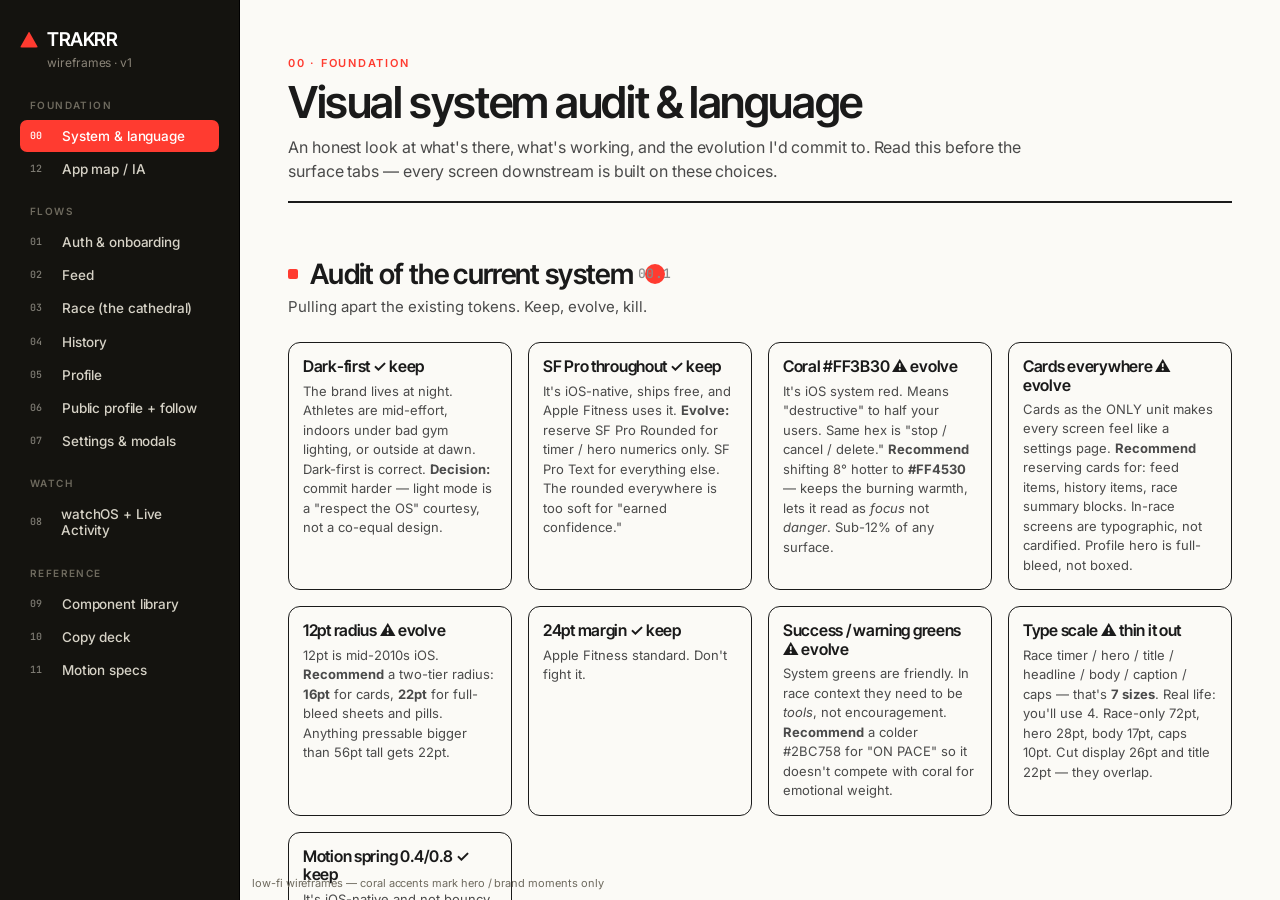
<file: trakrr-wireframes/wframe.html>
<!doctype html>
<html lang="en">
<head>
<meta charset="utf-8">
<meta name="viewport" content="width=device-width,initial-scale=1">
<title>Trakrr — Wireframes</title>
<link rel="preconnect" href="https://fonts.googleapis.com">
<link rel="preconnect" href="https://fonts.gstatic.com" crossorigin>
<link href="https://fonts.googleapis.com/css2?family=Inter+Tight:wght@500;600;700&family=Inter:wght@400;500;600&family=JetBrains+Mono:wght@400;500&display=swap" rel="stylesheet">
<link rel="stylesheet" href="styles/shell.css">
</head>
<body>
<div class="app">
  <aside class="nav">
    <div class="brand">
      <div class="mark"></div>
      <div class="name">TRAKRR</div>
    </div>
    <p class="sub">wireframes · v1</p>

    <div class="group">
      <div class="group-label">Foundation</div>
      <button class="tab active" data-src="tabs/00-system.html"><span class="n">00</span> System & language</button>
      <button class="tab" data-src="tabs/12-map.html"><span class="n">12</span> App map / IA</button>
    </div>

    <div class="group">
      <div class="group-label">Flows</div>
      <button class="tab" data-src="tabs/01-auth.html"><span class="n">01</span> Auth & onboarding</button>
      <button class="tab" data-src="tabs/02-feed.html"><span class="n">02</span> Feed</button>
      <button class="tab" data-src="tabs/03-race.html"><span class="n">03</span> Race (the cathedral)</button>
      <button class="tab" data-src="tabs/04-history.html"><span class="n">04</span> History</button>
      <button class="tab" data-src="tabs/05-profile.html"><span class="n">05</span> Profile</button>
      <button class="tab" data-src="tabs/06-social.html"><span class="n">06</span> Public profile + follow</button>
      <button class="tab" data-src="tabs/07-settings.html"><span class="n">07</span> Settings & modals</button>
    </div>

    <div class="group">
      <div class="group-label">Watch</div>
      <button class="tab" data-src="tabs/08-watch.html"><span class="n">08</span> watchOS + Live Activity</button>
    </div>

    <div class="group">
      <div class="group-label">Reference</div>
      <button class="tab" data-src="tabs/09-components.html"><span class="n">09</span> Component library</button>
      <button class="tab" data-src="tabs/10-copy.html"><span class="n">10</span> Copy deck</button>
      <button class="tab" data-src="tabs/11-motion.html"><span class="n">11</span> Motion specs</button>
    </div>
  </aside>

  <main class="content">
    <iframe id="stage" src="tabs/00-system.html" title="content"></iframe>
  </main>
</div>

<footer class="foot">low-fi wireframes — coral accents mark hero / brand moments only</footer>

<script>
  const stage = document.getElementById('stage');
  document.querySelectorAll('button.tab').forEach(btn => {
    btn.addEventListener('click', () => {
      document.querySelectorAll('button.tab').forEach(b => b.classList.remove('active'));
      btn.classList.add('active');
      stage.src = btn.dataset.src;
    });
  });
</script>
</body>
</html>
</file>
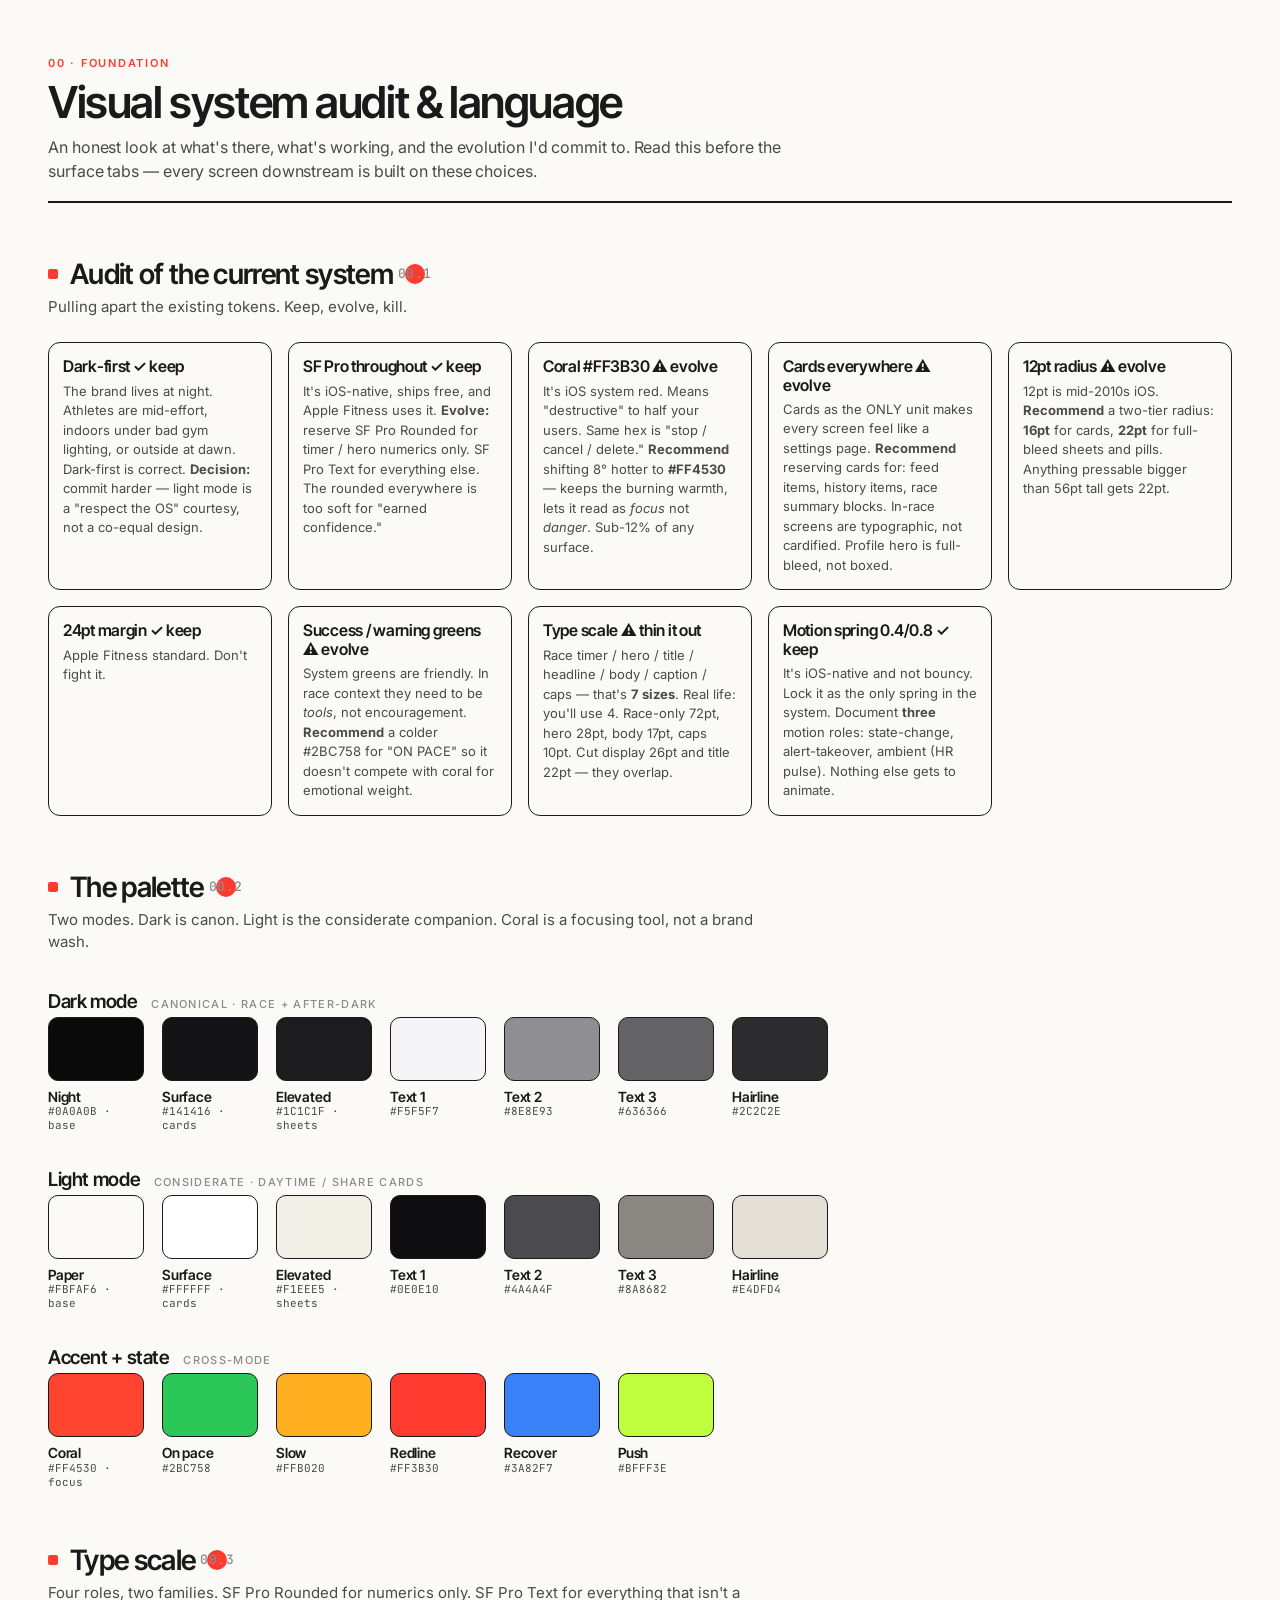
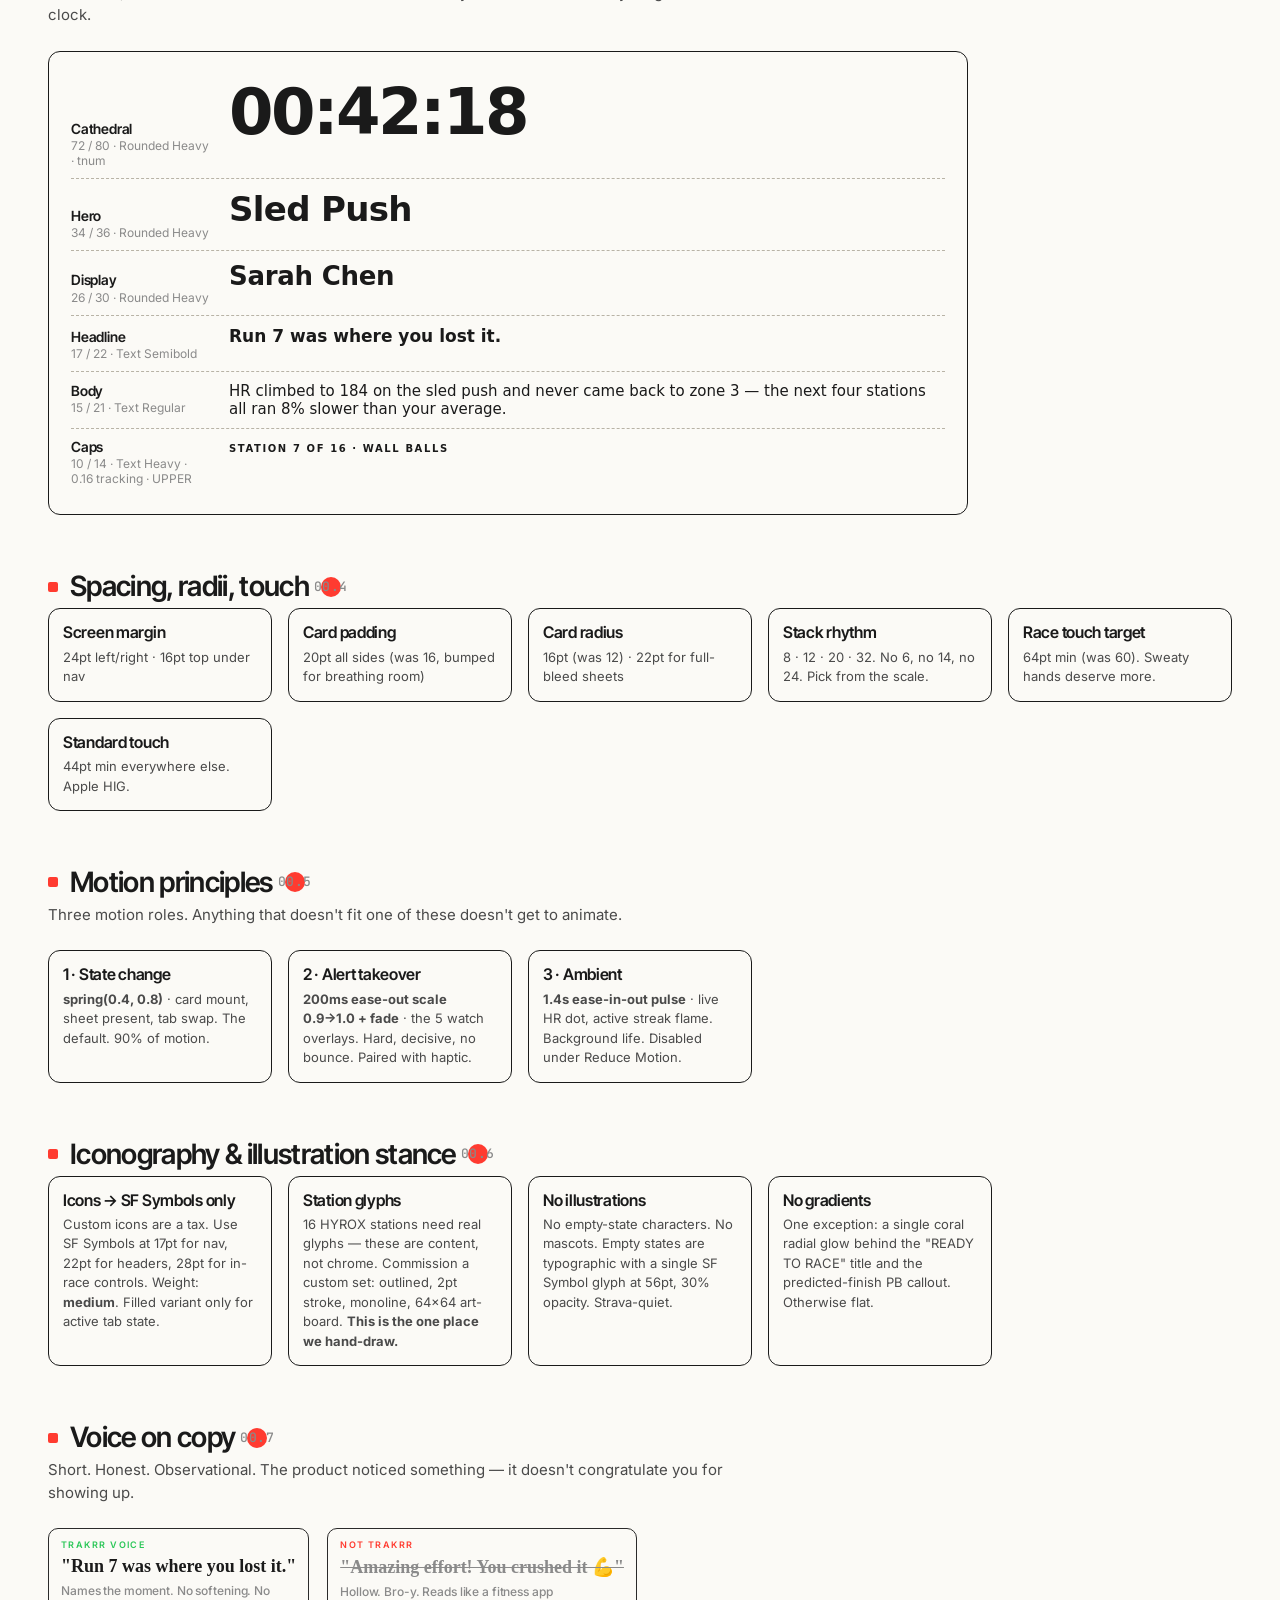
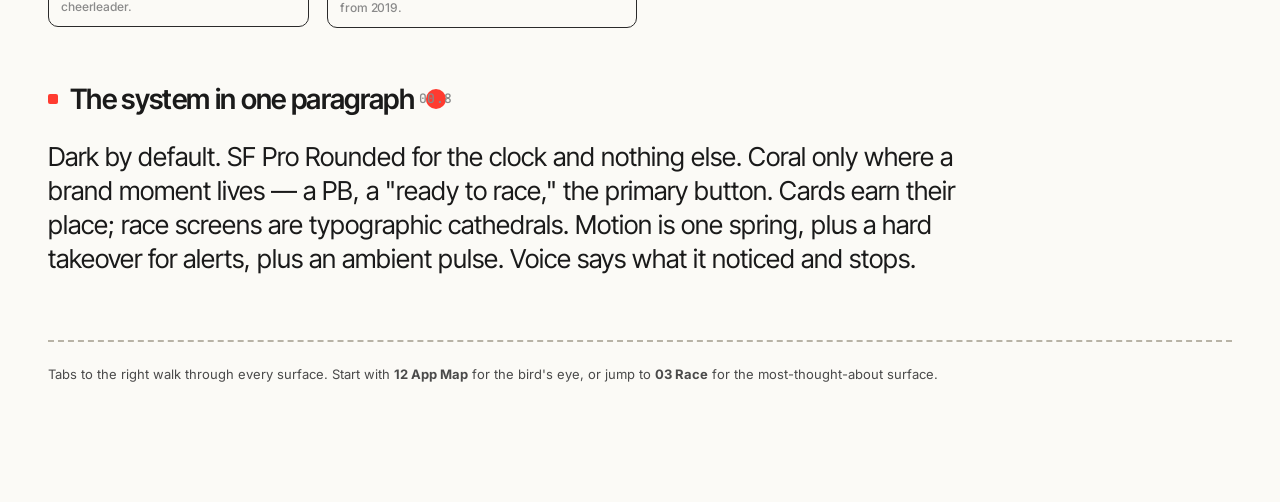
<file: trakrr-wireframes/tabs/00-system.html>
<!doctype html>
<html lang="en">
<head>
<meta charset="utf-8">
<meta name="viewport" content="width=device-width,initial-scale=1">
<title>00 — System & language</title>
<link rel="preconnect" href="https://fonts.googleapis.com">
<link rel="preconnect" href="https://fonts.gstatic.com" crossorigin>
<link href="https://fonts.googleapis.com/css2?family=Inter+Tight:wght@500;600;700&family=Inter:wght@400;500;600&family=JetBrains+Mono:wght@400;500&display=swap" rel="stylesheet">
<link rel="stylesheet" href="../styles/sketch.css">
</head>
<body>
<div class="page">
  <header>
    <div class="crumb">00 · Foundation</div>
    <h1>Visual system audit & language</h1>
    <p>An honest look at what's there, what's working, and the evolution I'd commit to. Read this before the surface tabs — every screen downstream is built on these choices.</p>
  </header>

  <h2 class="section"><span>Audit of the current system</span><span class="num">00.1</span></h2>
  <p class="lede">Pulling apart the existing tokens. Keep, evolve, kill.</p>

  <div class="spec-grid">
    <div class="spec"><h4>Dark-first ✓ keep</h4><p>The brand lives at night. Athletes are mid-effort, indoors under bad gym lighting, or outside at dawn. Dark-first is correct. <b>Decision:</b> commit harder — light mode is a "respect the OS" courtesy, not a co-equal design.</p></div>
    <div class="spec"><h4>SF Pro throughout ✓ keep</h4><p>It's iOS-native, ships free, and Apple Fitness uses it. <b>Evolve:</b> reserve SF Pro Rounded for timer / hero numerics only. SF Pro Text for everything else. The rounded everywhere is too soft for "earned confidence."</p></div>
    <div class="spec"><h4>Coral #FF3B30 ⚠ evolve</h4><p>It's iOS system red. Means "destructive" to half your users. Same hex is "stop / cancel / delete." <b>Recommend</b> shifting 8° hotter to <b>#FF4530</b> — keeps the burning warmth, lets it read as <i>focus</i> not <i>danger</i>. Sub-12% of any surface.</p></div>
    <div class="spec"><h4>Cards everywhere ⚠ evolve</h4><p>Cards as the ONLY unit makes every screen feel like a settings page. <b>Recommend</b> reserving cards for: feed items, history items, race summary blocks. In-race screens are typographic, not cardified. Profile hero is full-bleed, not boxed.</p></div>
    <div class="spec"><h4>12pt radius ⚠ evolve</h4><p>12pt is mid-2010s iOS. <b>Recommend</b> a two-tier radius: <b>16pt</b> for cards, <b>22pt</b> for full-bleed sheets and pills. Anything pressable bigger than 56pt tall gets 22pt.</p></div>
    <div class="spec"><h4>24pt margin ✓ keep</h4><p>Apple Fitness standard. Don't fight it.</p></div>
    <div class="spec"><h4>Success / warning greens ⚠ evolve</h4><p>System greens are friendly. In race context they need to be <i>tools</i>, not encouragement. <b>Recommend</b> a colder #2BC758 for "ON PACE" so it doesn't compete with coral for emotional weight.</p></div>
    <div class="spec"><h4>Type scale ⚠ thin it out</h4><p>Race timer / hero / title / headline / body / caption / caps — that's <b>7 sizes</b>. Real life: you'll use 4. Race-only 72pt, hero 28pt, body 17pt, caps 10pt. Cut display 26pt and title 22pt — they overlap.</p></div>
    <div class="spec"><h4>Motion spring 0.4/0.8 ✓ keep</h4><p>It's iOS-native and not bouncy. Lock it as the only spring in the system. Document <b>three</b> motion roles: state-change, alert-takeover, ambient (HR pulse). Nothing else gets to animate.</p></div>
  </div>

  <h2 class="section"><span>The palette</span><span class="num">00.2</span></h2>
  <p class="lede">Two modes. Dark is canon. Light is the considerate companion. Coral is a focusing tool, not a brand wash.</p>

  <h3 class="row">Dark mode <span class="tag">canonical · race + after-dark</span></h3>
  <div class="row-grid tight">
    <div class="swatch"><div class="chip-color" style="background:#0A0A0B"></div><div class="name">Night</div><div class="hex">#0A0A0B · base</div></div>
    <div class="swatch"><div class="chip-color" style="background:#141416"></div><div class="name">Surface</div><div class="hex">#141416 · cards</div></div>
    <div class="swatch"><div class="chip-color" style="background:#1C1C1F"></div><div class="name">Elevated</div><div class="hex">#1C1C1F · sheets</div></div>
    <div class="swatch"><div class="chip-color" style="background:#F5F5F7"></div><div class="name">Text 1</div><div class="hex">#F5F5F7</div></div>
    <div class="swatch"><div class="chip-color" style="background:#8E8E93"></div><div class="name">Text 2</div><div class="hex">#8E8E93</div></div>
    <div class="swatch"><div class="chip-color" style="background:#636366"></div><div class="name">Text 3</div><div class="hex">#636366</div></div>
    <div class="swatch"><div class="chip-color" style="background:#2C2C2E"></div><div class="name">Hairline</div><div class="hex">#2C2C2E</div></div>
  </div>

  <h3 class="row">Light mode <span class="tag">considerate · daytime / share cards</span></h3>
  <div class="row-grid tight">
    <div class="swatch"><div class="chip-color" style="background:#FBFAF6"></div><div class="name">Paper</div><div class="hex">#FBFAF6 · base</div></div>
    <div class="swatch"><div class="chip-color" style="background:#FFFFFF"></div><div class="name">Surface</div><div class="hex">#FFFFFF · cards</div></div>
    <div class="swatch"><div class="chip-color" style="background:#F1EEE5"></div><div class="name">Elevated</div><div class="hex">#F1EEE5 · sheets</div></div>
    <div class="swatch"><div class="chip-color" style="background:#0E0E10"></div><div class="name">Text 1</div><div class="hex">#0E0E10</div></div>
    <div class="swatch"><div class="chip-color" style="background:#4A4A4F"></div><div class="name">Text 2</div><div class="hex">#4A4A4F</div></div>
    <div class="swatch"><div class="chip-color" style="background:#8A8682"></div><div class="name">Text 3</div><div class="hex">#8A8682</div></div>
    <div class="swatch"><div class="chip-color" style="background:#E4DFD4"></div><div class="name">Hairline</div><div class="hex">#E4DFD4</div></div>
  </div>

  <h3 class="row">Accent + state <span class="tag">cross-mode</span></h3>
  <div class="row-grid tight">
    <div class="swatch"><div class="chip-color" style="background:#FF4530"></div><div class="name">Coral</div><div class="hex">#FF4530 · focus</div></div>
    <div class="swatch"><div class="chip-color" style="background:#2BC758"></div><div class="name">On pace</div><div class="hex">#2BC758</div></div>
    <div class="swatch"><div class="chip-color" style="background:#FFB020"></div><div class="name">Slow</div><div class="hex">#FFB020</div></div>
    <div class="swatch"><div class="chip-color" style="background:#FF3B30"></div><div class="name">Redline</div><div class="hex">#FF3B30</div></div>
    <div class="swatch"><div class="chip-color" style="background:#3A82F7"></div><div class="name">Recover</div><div class="hex">#3A82F7</div></div>
    <div class="swatch"><div class="chip-color" style="background:#BFFF3E"></div><div class="name">Push</div><div class="hex">#BFFF3E</div></div>
  </div>

  <h2 class="section"><span>Type scale</span><span class="num">00.3</span></h2>
  <p class="lede">Four roles, two families. SF Pro Rounded for numerics only. SF Pro Text for everything that isn't a clock.</p>

  <div style="border: 1.5px solid var(--ink); border-radius: 12px; padding: 18px 22px; max-width: 920px;">
    <div class="type-row">
      <div class="meta"><strong>Cathedral</strong>72 / 80 · Rounded Heavy · tnum</div>
      <div class="sample" style="font-size: 64px; font-weight: 900; letter-spacing: -0.04em; line-height: 1; font-feature-settings: 'tnum';">00:42:18</div>
    </div>
    <div class="type-row">
      <div class="meta"><strong>Hero</strong>34 / 36 · Rounded Heavy</div>
      <div class="sample" style="font-size: 34px; font-weight: 900; letter-spacing: -0.02em;">Sled Push</div>
    </div>
    <div class="type-row">
      <div class="meta"><strong>Display</strong>26 / 30 · Rounded Heavy</div>
      <div class="sample" style="font-size: 26px; font-weight: 800; letter-spacing: -0.01em;">Sarah Chen</div>
    </div>
    <div class="type-row">
      <div class="meta"><strong>Headline</strong>17 / 22 · Text Semibold</div>
      <div class="sample" style="font-size: 17px; font-weight: 600;">Run 7 was where you lost it.</div>
    </div>
    <div class="type-row">
      <div class="meta"><strong>Body</strong>15 / 21 · Text Regular</div>
      <div class="sample" style="font-size: 15px;">HR climbed to 184 on the sled push and never came back to zone 3 — the next four stations all ran 8% slower than your average.</div>
    </div>
    <div class="type-row" style="border-bottom: none;">
      <div class="meta"><strong>Caps</strong>10 / 14 · Text Heavy · 0.16 tracking · UPPER</div>
      <div class="sample" style="font-size: 10px; font-weight: 800; letter-spacing: .16em; text-transform: uppercase;">STATION 7 OF 16 · WALL BALLS</div>
    </div>
  </div>

  <h2 class="section"><span>Spacing, radii, touch</span><span class="num">00.4</span></h2>
  <div class="spec-grid">
    <div class="spec"><h4>Screen margin</h4><p>24pt left/right · 16pt top under nav</p></div>
    <div class="spec"><h4>Card padding</h4><p>20pt all sides (was 16, bumped for breathing room)</p></div>
    <div class="spec"><h4>Card radius</h4><p>16pt (was 12) · 22pt for full-bleed sheets</p></div>
    <div class="spec"><h4>Stack rhythm</h4><p>8 · 12 · 20 · 32. No 6, no 14, no 24. Pick from the scale.</p></div>
    <div class="spec"><h4>Race touch target</h4><p>64pt min (was 60). Sweaty hands deserve more.</p></div>
    <div class="spec"><h4>Standard touch</h4><p>44pt min everywhere else. Apple HIG.</p></div>
  </div>

  <h2 class="section"><span>Motion principles</span><span class="num">00.5</span></h2>
  <p class="lede">Three motion roles. Anything that doesn't fit one of these doesn't get to animate.</p>
  <div class="spec-grid">
    <div class="spec"><h4>1 · State change</h4><p><b>spring(0.4, 0.8)</b> · card mount, sheet present, tab swap. The default. 90% of motion.</p></div>
    <div class="spec"><h4>2 · Alert takeover</h4><p><b>200ms ease-out scale 0.9→1.0 + fade</b> · the 5 watch overlays. Hard, decisive, no bounce. Paired with haptic.</p></div>
    <div class="spec"><h4>3 · Ambient</h4><p><b>1.4s ease-in-out pulse</b> · live HR dot, active streak flame. Background life. Disabled under Reduce Motion.</p></div>
  </div>

  <h2 class="section"><span>Iconography & illustration stance</span><span class="num">00.6</span></h2>
  <div class="spec-grid">
    <div class="spec"><h4>Icons → SF Symbols only</h4><p>Custom icons are a tax. Use SF Symbols at 17pt for nav, 22pt for headers, 28pt for in-race controls. Weight: <b>medium</b>. Filled variant only for active tab state.</p></div>
    <div class="spec"><h4>Station glyphs</h4><p>16 HYROX stations need real glyphs — these are content, not chrome. Commission a custom set: outlined, 2pt stroke, monoline, 64×64 art-board. <b>This is the one place we hand-draw.</b></p></div>
    <div class="spec"><h4>No illustrations</h4><p>No empty-state characters. No mascots. Empty states are typographic with a single SF Symbol glyph at 56pt, 30% opacity. Strava-quiet.</p></div>
    <div class="spec"><h4>No gradients</h4><p>One exception: a single coral radial glow behind the "READY TO RACE" title and the predicted-finish PB callout. Otherwise flat.</p></div>
  </div>

  <h2 class="section"><span>Voice on copy</span><span class="num">00.7</span></h2>
  <p class="lede">Short. Honest. Observational. The product noticed something — it doesn't congratulate you for showing up.</p>
  <div class="row-grid tight">
    <div class="box" style="max-width: 360px;"><div class="caps" style="color: #2BC758;">Trakrr voice</div><div style="font-family: -apple-system, 'SF Pro Rounded'; font-weight: 700; font-size: 18px; margin: 6px 0;">"Run 7 was where you lost it."</div><div class="annot tiny muted">Names the moment. No softening. No cheerleader.</div></div>
    <div class="box" style="max-width: 360px;"><div class="caps" style="color: #FF3B30;">Not Trakrr</div><div style="font-family: -apple-system, 'SF Pro Rounded'; font-weight: 700; font-size: 18px; margin: 6px 0; color: var(--ink-3); text-decoration: line-through;">"Amazing effort! You crushed it 💪"</div><div class="annot tiny muted">Hollow. Bro-y. Reads like a fitness app from 2019.</div></div>
  </div>

  <h2 class="section"><span>The system in one paragraph</span><span class="num">00.8</span></h2>
  <p style="font-family: var(--hand); font-size: 26px; line-height: 1.3; max-width: 920px; color: var(--ink);">
    Dark by default. SF Pro Rounded for the clock and nothing else. Coral only where a brand moment lives — a PB, a "ready to race," the primary button. Cards earn their place; race screens are typographic cathedrals. Motion is one spring, plus a hard takeover for alerts, plus an ambient pulse. Voice says what it noticed and stops.
  </p>

  <div style="margin-top: 64px; padding-top: 24px; border-top: 2px dashed var(--rule-soft); font-family: var(--pen); color: var(--ink-2); font-size: 13px;">
    Tabs to the right walk through every surface. Start with <b>12 App Map</b> for the bird's eye, or jump to <b>03 Race</b> for the most-thought-about surface.
  </div>
</div>
</body>
</html>
</file>
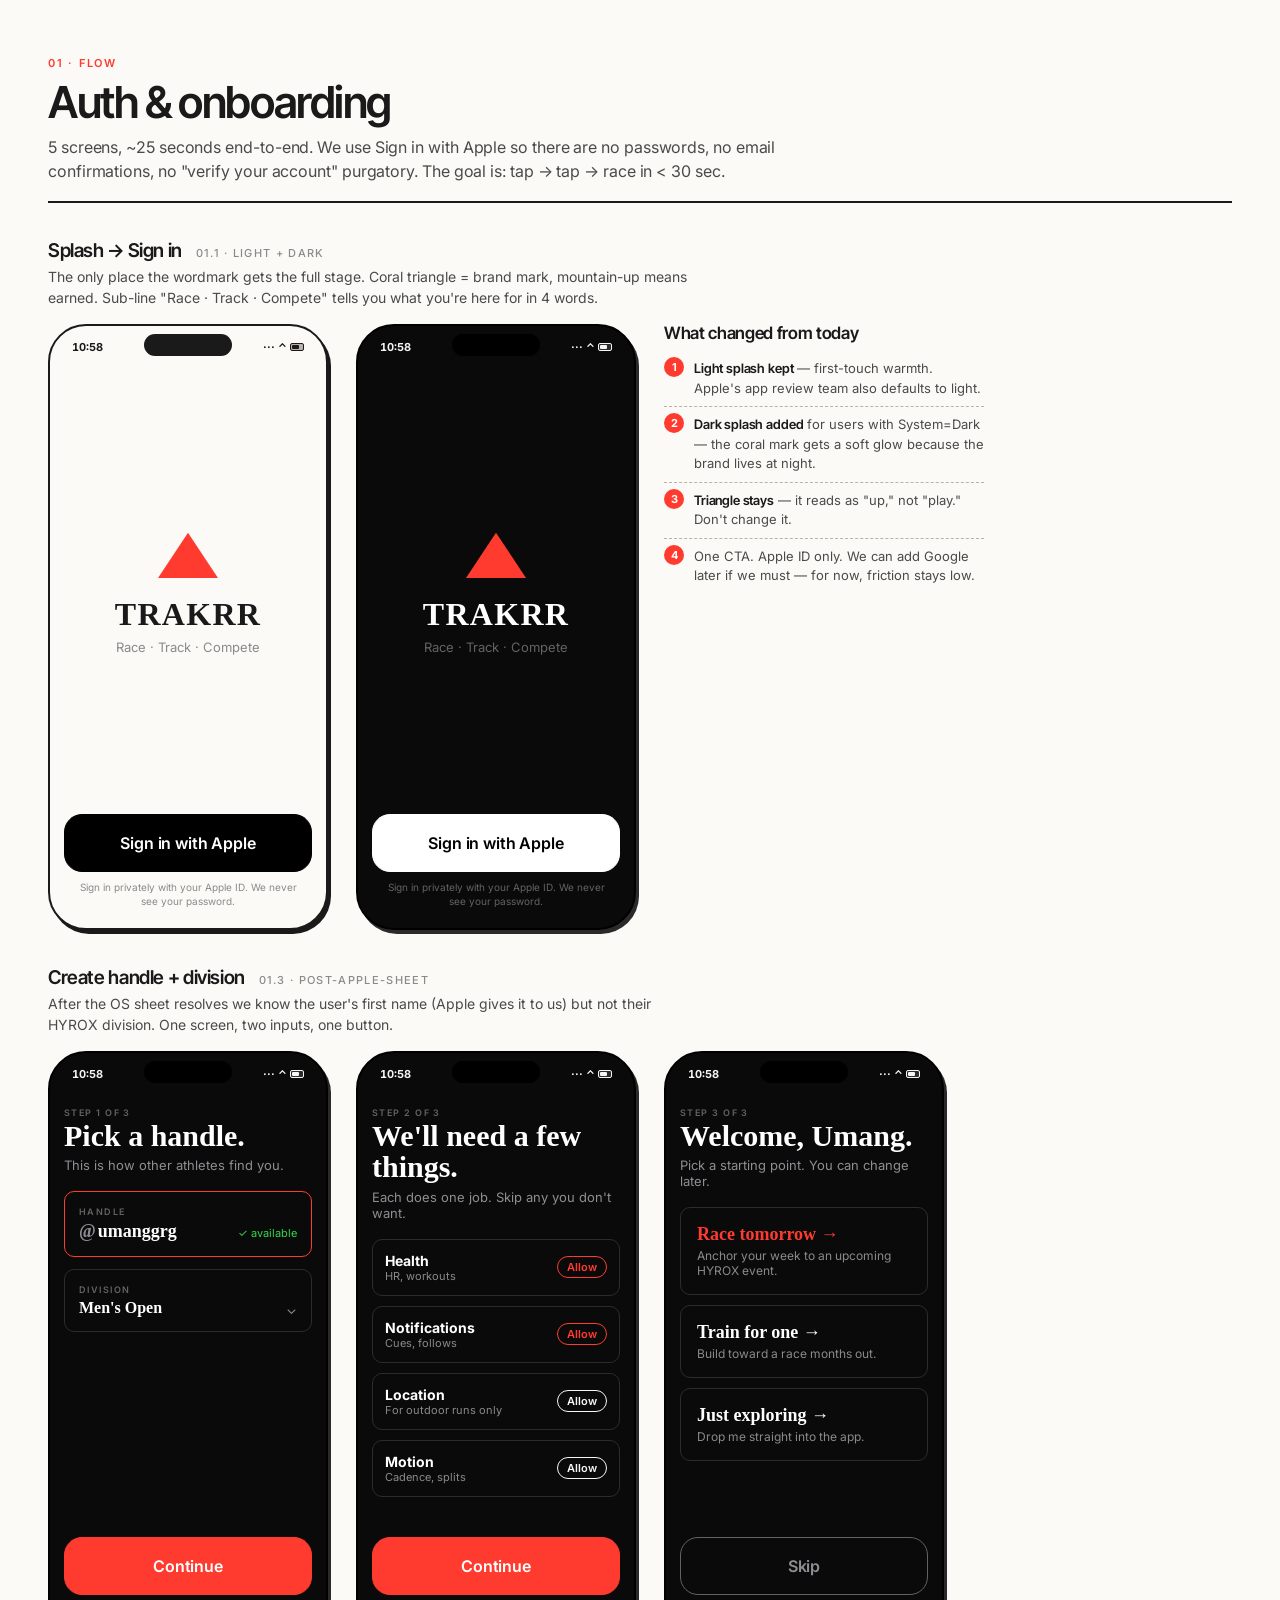
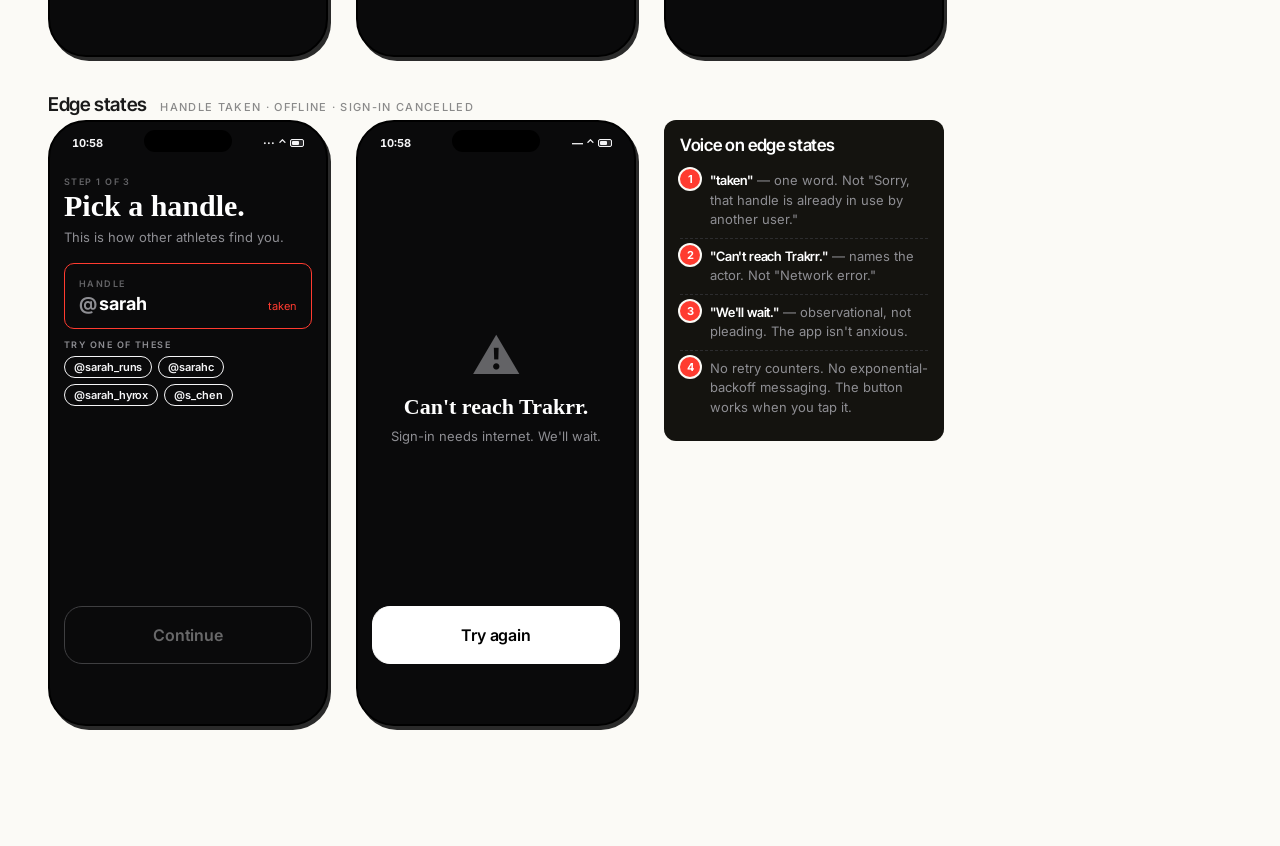
<file: trakrr-wireframes/tabs/01-auth.html>
<!doctype html>
<html lang="en">
<head>
<meta charset="utf-8">
<title>01 — Auth & onboarding</title>
<link href="https://fonts.googleapis.com/css2?family=Inter+Tight:wght@500;600;700&family=Inter:wght@400;500;600&family=JetBrains+Mono:wght@400;500&display=swap" rel="stylesheet">
<link rel="stylesheet" href="../styles/sketch.css">
</head>
<body>
<div class="page">
  <header>
    <div class="crumb">01 · Flow</div>
    <h1>Auth & onboarding</h1>
    <p>5 screens, ~25 seconds end-to-end. We use Sign in with Apple so there are no passwords, no email confirmations, no "verify your account" purgatory. The goal is: tap → tap → race in &lt; 30 sec.</p>
  </header>

  <h3 class="row">Splash → Sign in <span class="tag">01.1 · light + dark</span></h3>
  <p class="desc">The only place the wordmark gets the full stage. Coral triangle = brand mark, mountain-up means earned. Sub-line "Race · Track · Compete" tells you what you're here for in 4 words.</p>

  <div class="row-grid">
    <!-- LIGHT SPLASH -->
    <div class="phone">
      <div class="notch"></div>
      <div class="status"><span class="l">10:58</span><span class="r"><span>···</span><span>⌃</span><span class="bar"></span></span></div>
      <div class="screen">
        <div style="flex:1"></div>
        <div style="text-align:center;">
          <div style="width:60px;height:54px;background:var(--coral);clip-path:polygon(50% 8%,100% 92%,0 92%);margin:0 auto 14px;"></div>
          <div style="font-family:-apple-system,'SF Pro Rounded';font-weight:900;font-size:32px;letter-spacing:.04em;">TRAKRR</div>
          <div style="font-family:var(--pen);font-size:13px;color:var(--ink-3);margin-top:6px;">Race · Track · Compete</div>
        </div>
        <div style="flex:1"></div>
        <div class="btn huge" style="background:#000;color:#fff;border-color:#000;margin-bottom:8px;">  Sign in with Apple</div>
        <div style="text-align:center;font-family:var(--pen);font-size:10px;color:var(--ink-3);line-height:1.4;padding:0 12px 8px;">Sign in privately with your Apple ID. We never see your password.</div>
      </div>
      <div class="label"><strong>01.1a</strong>splash · light</div>
    </div>

    <!-- DARK SPLASH -->
    <div class="phone dark">
      <div class="notch"></div>
      <div class="status"><span class="l">10:58</span><span class="r"><span>···</span><span>⌃</span><span class="bar"></span></span></div>
      <div class="screen">
        <div style="flex:1"></div>
        <div style="text-align:center;">
          <div style="width:60px;height:54px;background:var(--coral);clip-path:polygon(50% 8%,100% 92%,0 92%);margin:0 auto 14px;box-shadow:0 0 30px rgba(255,69,48,.4);"></div>
          <div style="font-family:-apple-system,'SF Pro Rounded';font-weight:900;font-size:32px;letter-spacing:.04em;color:#fff;">TRAKRR</div>
          <div style="font-family:var(--pen);font-size:13px;color:var(--text-night-3);margin-top:6px;">Race · Track · Compete</div>
        </div>
        <div style="flex:1"></div>
        <div class="btn huge" style="background:#fff;color:#000;border-color:#fff;margin-bottom:8px;">  Sign in with Apple</div>
        <div style="text-align:center;font-family:var(--pen);font-size:10px;color:var(--text-night-3);line-height:1.4;padding:0 12px 8px;">Sign in privately with your Apple ID. We never see your password.</div>
      </div>
      <div class="label"><strong>01.1b</strong>splash · dark · brand home</div>
    </div>

    <div class="notes" style="max-width: 320px;">
      <h4>What changed from today</h4>
      <ol>
        <li><span class="num">1</span><b>Light splash kept</b> — first-touch warmth. Apple's app review team also defaults to light.</li>
        <li><span class="num">2</span><b>Dark splash added</b> for users with System=Dark — the coral mark gets a soft glow because the brand lives at night.</li>
        <li><span class="num">3</span><b>Triangle stays</b> — it reads as "up," not "play." Don't change it.</li>
        <li><span class="num">4</span>One CTA. Apple ID only. We can add Google later if we must — for now, friction stays low.</li>
      </ol>
    </div>
  </div>

  <h3 class="row">Create handle + division <span class="tag">01.3 · post-Apple-sheet</span></h3>
  <p class="desc">After the OS sheet resolves we know the user's first name (Apple gives it to us) but not their HYROX division. One screen, two inputs, one button.</p>

  <div class="row-grid">
    <div class="phone dark">
      <div class="notch"></div>
      <div class="status"><span class="l">10:58</span><span class="r"><span>···</span><span>⌃</span><span class="bar"></span></span></div>
      <div class="screen">
        <div class="caps" style="margin: 10px 0 2px;">Step 1 of 3</div>
        <div style="font-family:-apple-system,'SF Pro Rounded';font-weight:900;font-size:30px;line-height:1.05;color:#fff;">Pick a handle.</div>
        <div style="font-family:var(--pen);font-size:13px;color:var(--text-night-2);margin: 6px 0 18px;">This is how other athletes find you.</div>

        <div class="box" style="border-color:var(--coral); padding: 14px;">
          <div class="caps coral-text">Handle</div>
          <div style="display:flex;align-items:baseline;gap:2px;margin-top:4px;">
            <span style="color:var(--text-night-2);font-size:18px;font-family:-apple-system,'SF Pro Rounded';font-weight:700;">@</span>
            <span style="color:#fff;font-size:18px;font-family:-apple-system,'SF Pro Rounded';font-weight:700;">umanggrg</span>
            <span style="margin-left:auto;color:var(--green);font-size:11px;">✓ available</span>
          </div>
        </div>

        <div class="box" style="margin-top: 12px; padding: 14px;">
          <div class="caps">Division</div>
          <div style="display:flex;justify-content:space-between;align-items:center;margin-top:4px;">
            <span style="color:#fff;font-size:16px;font-family:-apple-system,'SF Pro Rounded';font-weight:700;">Men's Open</span>
            <span class="muted" style="font-size:14px;">⌄</span>
          </div>
        </div>

        <div style="flex:1"></div>
        <div class="btn primary huge">Continue</div>
        <div style="height:48px"></div>
      </div>
      <div class="label"><strong>01.3</strong>handle + division</div>
    </div>

    <div class="phone dark">
      <div class="notch"></div>
      <div class="status"><span class="l">10:58</span><span class="r"><span>···</span><span>⌃</span><span class="bar"></span></span></div>
      <div class="screen">
        <div class="caps" style="margin: 10px 0 2px;">Step 2 of 3</div>
        <div style="font-family:-apple-system,'SF Pro Rounded';font-weight:900;font-size:30px;line-height:1.05;color:#fff;">We'll need a few things.</div>
        <div style="font-family:var(--pen);font-size:13px;color:var(--text-night-2);margin: 6px 0 18px;">Each does one job. Skip any you don't want.</div>

        <div class="box" style="margin-bottom:10px; padding: 12px;">
          <div style="display:flex;justify-content:space-between;align-items:center;">
            <div>
              <div style="color:#fff;font-weight:700;font-size:14px;">Health</div>
              <div class="muted" style="font-size:11px;">HR, workouts</div>
            </div>
            <span class="chip coral">Allow</span>
          </div>
        </div>
        <div class="box" style="margin-bottom:10px; padding: 12px;">
          <div style="display:flex;justify-content:space-between;align-items:center;">
            <div>
              <div style="color:#fff;font-weight:700;font-size:14px;">Notifications</div>
              <div class="muted" style="font-size:11px;">Cues, follows</div>
            </div>
            <span class="chip coral">Allow</span>
          </div>
        </div>
        <div class="box" style="margin-bottom:10px; padding: 12px;">
          <div style="display:flex;justify-content:space-between;align-items:center;">
            <div>
              <div style="color:#fff;font-weight:700;font-size:14px;">Location</div>
              <div class="muted" style="font-size:11px;">For outdoor runs only</div>
            </div>
            <span class="chip">Allow</span>
          </div>
        </div>
        <div class="box" style="padding: 12px;">
          <div style="display:flex;justify-content:space-between;align-items:center;">
            <div>
              <div style="color:#fff;font-weight:700;font-size:14px;">Motion</div>
              <div class="muted" style="font-size:11px;">Cadence, splits</div>
            </div>
            <span class="chip">Allow</span>
          </div>
        </div>

        <div style="flex:1"></div>
        <div class="btn primary huge">Continue</div>
        <div style="height:48px"></div>
      </div>
      <div class="label"><strong>01.4</strong>permissions · one screen</div>
    </div>

    <div class="phone dark">
      <div class="notch"></div>
      <div class="status"><span class="l">10:58</span><span class="r"><span>···</span><span>⌃</span><span class="bar"></span></span></div>
      <div class="screen">
        <div class="caps" style="margin: 10px 0 2px;">Step 3 of 3</div>
        <div style="font-family:-apple-system,'SF Pro Rounded';font-weight:900;font-size:30px;line-height:1.05;color:#fff;">Welcome, Umang.</div>
        <div style="font-family:var(--pen);font-size:13px;color:var(--text-night-2);margin: 6px 0 18px;">Pick a starting point. You can change later.</div>

        <div class="box coral" style="padding: 16px; margin-bottom: 10px;">
          <div style="font-family:-apple-system,'SF Pro Rounded';font-weight:800;font-size:18px;color:var(--coral);">Race tomorrow →</div>
          <div class="muted" style="font-size:12px;margin-top:3px;">Anchor your week to an upcoming HYROX event.</div>
        </div>
        <div class="box" style="padding: 16px; margin-bottom: 10px;">
          <div style="font-family:-apple-system,'SF Pro Rounded';font-weight:800;font-size:18px;color:#fff;">Train for one →</div>
          <div class="muted" style="font-size:12px;margin-top:3px;">Build toward a race months out.</div>
        </div>
        <div class="box" style="padding: 16px;">
          <div style="font-family:-apple-system,'SF Pro Rounded';font-weight:800;font-size:18px;color:#fff;">Just exploring →</div>
          <div class="muted" style="font-size:12px;margin-top:3px;">Drop me straight into the app.</div>
        </div>

        <div style="flex:1"></div>
        <div class="btn huge" style="background:transparent;color:var(--text-night-2);border-color:var(--text-night-3);">Skip</div>
        <div style="height:48px"></div>
      </div>
      <div class="label"><strong>01.5</strong>welcome · pick a starting point</div>
    </div>
  </div>

  <h3 class="row">Edge states <span class="tag">handle taken · offline · sign-in cancelled</span></h3>
  <div class="row-grid">
    <div class="phone dark">
      <div class="notch"></div>
      <div class="status"><span class="l">10:58</span><span class="r"><span>···</span><span>⌃</span><span class="bar"></span></span></div>
      <div class="screen">
        <div class="caps" style="margin: 10px 0 2px;">Step 1 of 3</div>
        <div style="font-family:-apple-system,'SF Pro Rounded';font-weight:900;font-size:30px;color:#fff;">Pick a handle.</div>
        <div style="font-family:var(--pen);font-size:13px;color:var(--text-night-2);margin: 6px 0 18px;">This is how other athletes find you.</div>
        <div class="box" style="border-color:var(--coral); padding: 14px;">
          <div class="caps coral-text">Handle</div>
          <div style="display:flex;align-items:baseline;gap:2px;margin-top:4px;">
            <span style="color:var(--text-night-2);font-size:18px;font-weight:700;">@</span>
            <span style="color:#fff;font-size:18px;font-weight:700;">sarah</span>
            <span style="margin-left:auto;color:var(--coral);font-size:11px;">taken</span>
          </div>
        </div>
        <div class="caps" style="margin: 10px 0 6px; color: var(--text-night-2);">Try one of these</div>
        <div style="display:flex;flex-wrap:wrap;gap:6px;">
          <span class="chip">@sarah_runs</span>
          <span class="chip">@sarahc</span>
          <span class="chip">@sarah_hyrox</span>
          <span class="chip">@s_chen</span>
        </div>
        <div style="flex:1"></div>
        <div class="btn huge" style="opacity:.4;">Continue</div>
        <div style="height:48px"></div>
      </div>
      <div class="label"><strong>01.3-err</strong>handle taken · suggest</div>
    </div>

    <div class="phone dark">
      <div class="notch"></div>
      <div class="status"><span class="l">10:58</span><span class="r"><span>—</span><span>⌃</span><span class="bar"></span></span></div>
      <div class="screen">
        <div style="flex:1"></div>
        <div style="text-align:center;padding:0 16px;">
          <div style="font-size:48px;color:var(--text-night-3);margin-bottom:8px;">⚠</div>
          <div style="font-family:-apple-system,'SF Pro Rounded';font-weight:800;font-size:22px;color:#fff;">Can't reach Trakrr.</div>
          <div style="font-family:var(--pen);font-size:13px;color:var(--text-night-2);margin-top:8px;">Sign-in needs internet. We'll wait.</div>
        </div>
        <div style="flex:1"></div>
        <div class="btn huge" style="background:#fff;color:#000;border-color:#fff;">Try again</div>
        <div style="height:48px"></div>
      </div>
      <div class="label"><strong>01.E</strong>offline at sign-in</div>
    </div>

    <div class="notes dark" style="max-width: 280px; background: #14130f; padding: 16px; border-radius: 12px;">
      <h4 style="color:#fff;">Voice on edge states</h4>
      <ol>
        <li><span class="num">1</span><b style="color:#fff;">"taken"</b> — one word. Not "Sorry, that handle is already in use by another user."</li>
        <li><span class="num">2</span><b style="color:#fff;">"Can't reach Trakrr."</b> — names the actor. Not "Network error."</li>
        <li><span class="num">3</span><b style="color:#fff;">"We'll wait."</b> — observational, not pleading. The app isn't anxious.</li>
        <li><span class="num">4</span>No retry counters. No exponential-backoff messaging. The button works when you tap it.</li>
      </ol>
    </div>
  </div>
</div>
</body>
</html>
</file>
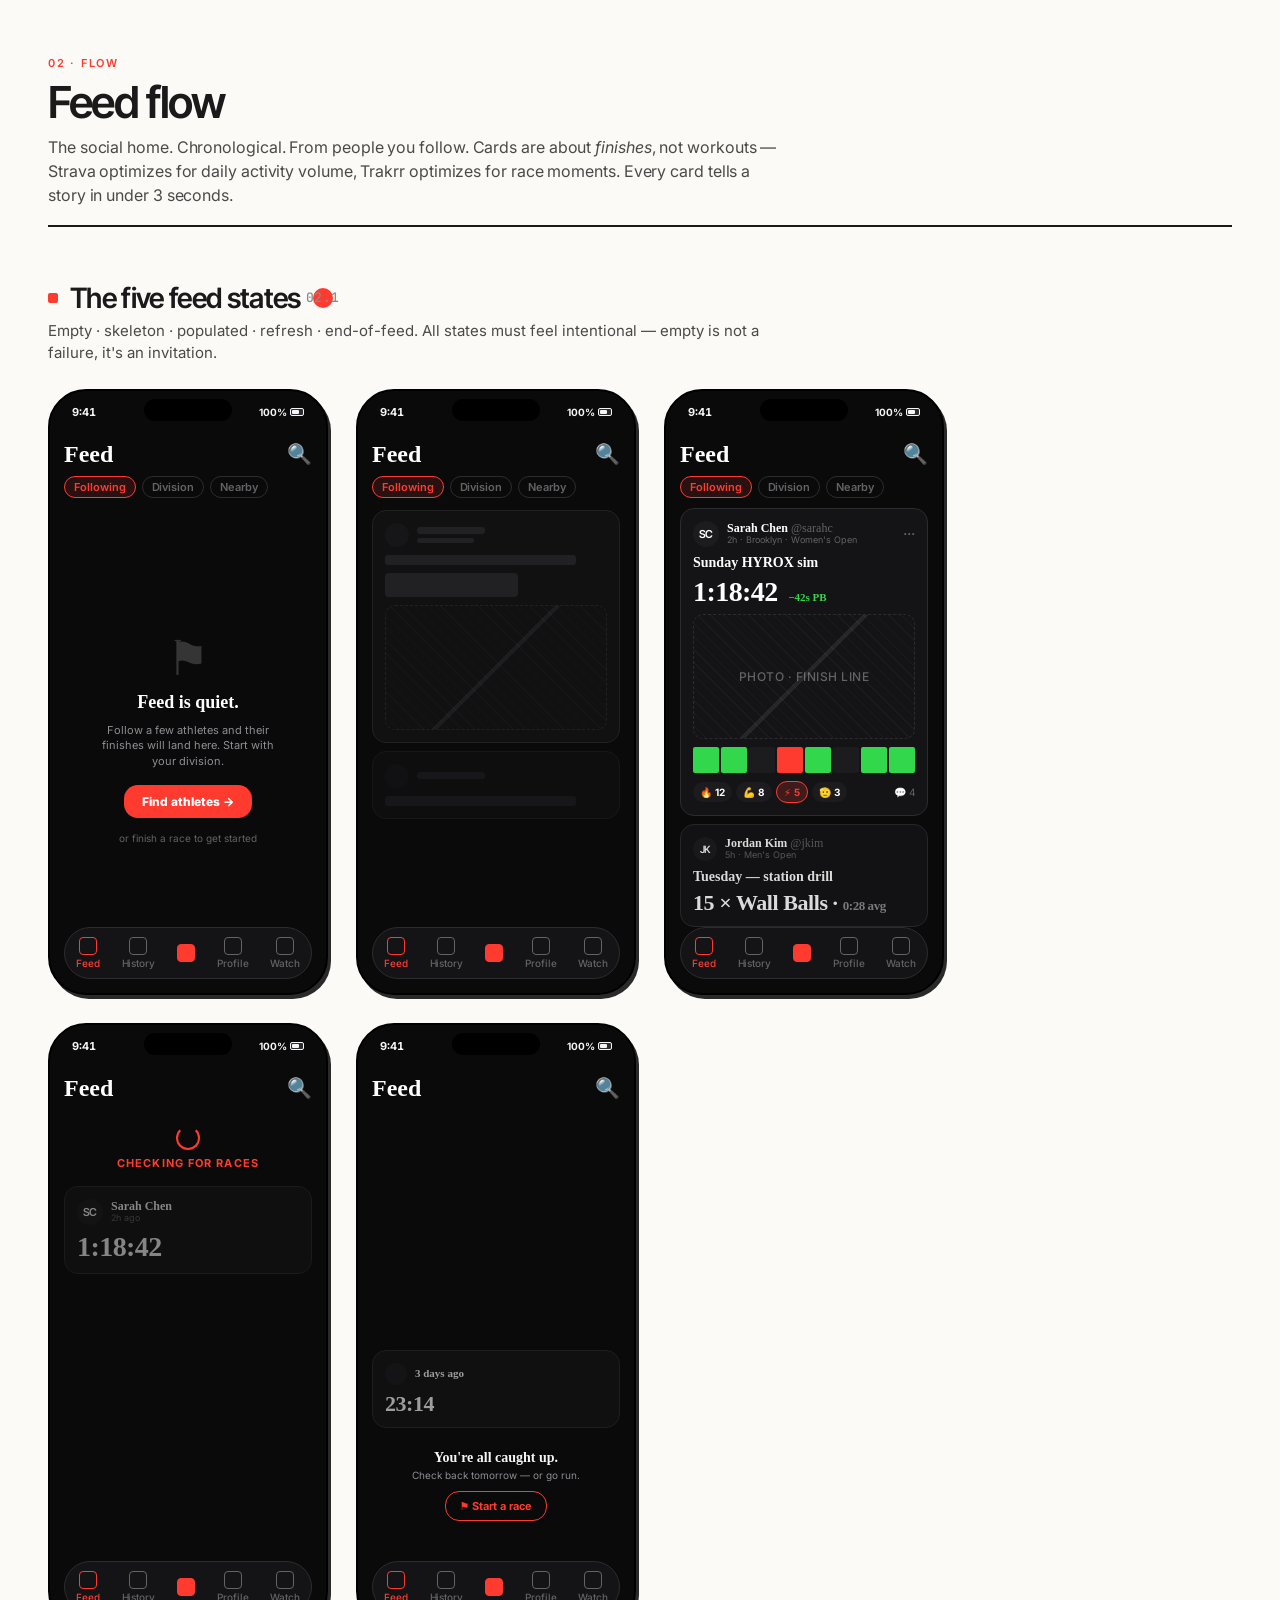
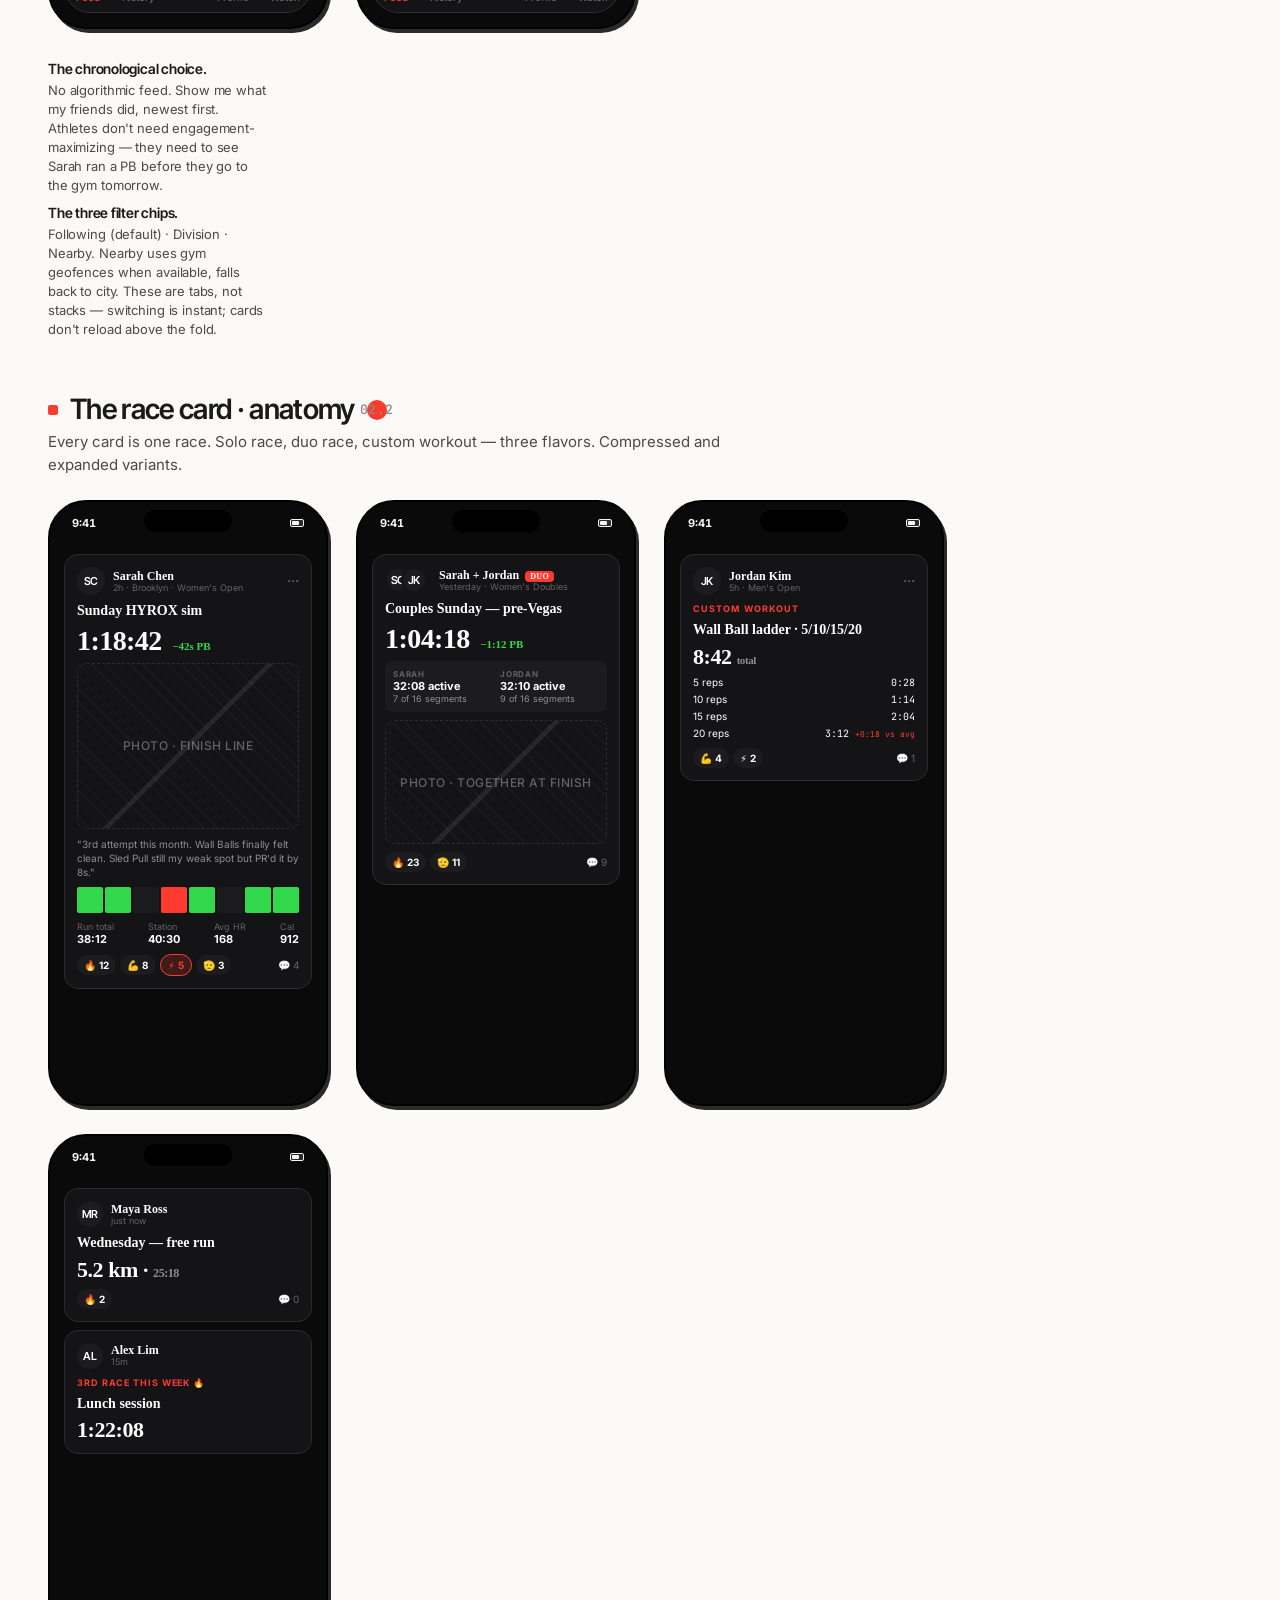
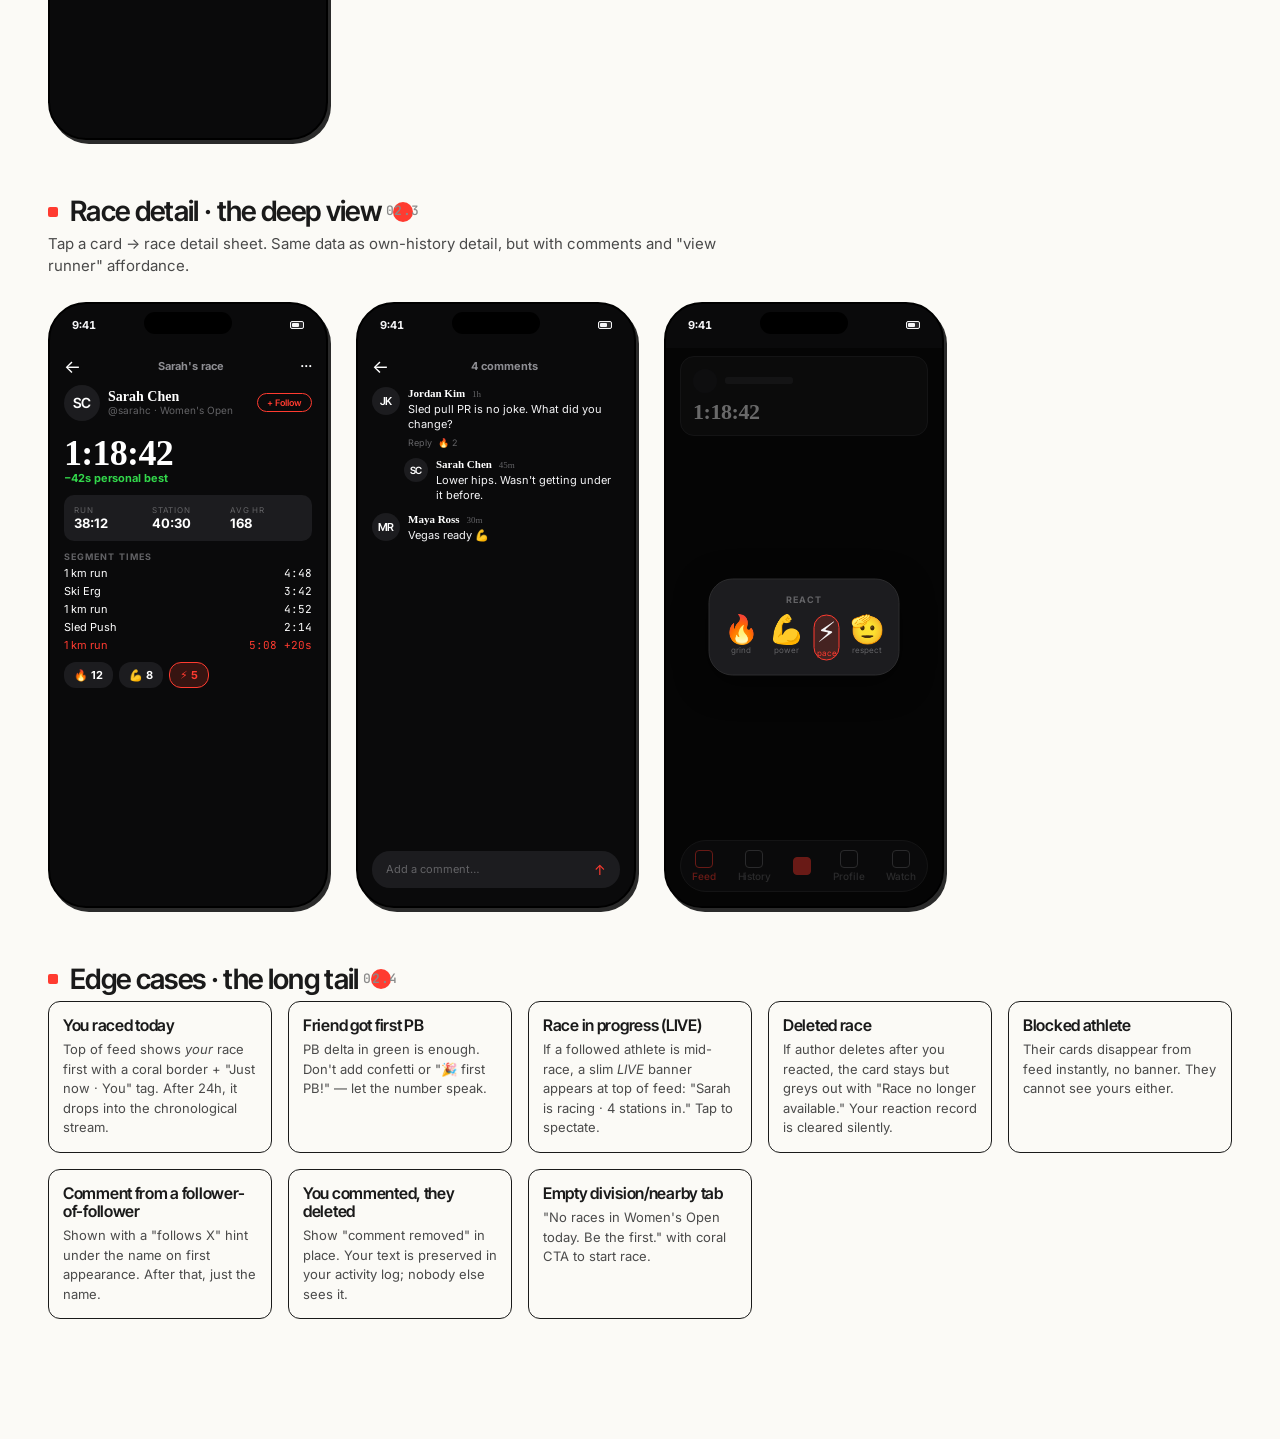
<file: trakrr-wireframes/tabs/02-feed.html>
<!doctype html>
<html lang="en">
<head>
<meta charset="utf-8">
<title>02 — Feed flow</title>
<link href="https://fonts.googleapis.com/css2?family=Inter+Tight:wght@500;600;700&family=Inter:wght@400;500;600&family=JetBrains+Mono:wght@400;500&display=swap" rel="stylesheet">
<link rel="stylesheet" href="../styles/sketch.css">
<style>
  .react-row { display: flex; gap: 4px; align-items: center; }
  .react-row .r { background: var(--night-3); border-radius: 12px; padding: 4px 7px; font-size: 10px; color: #fff; display: inline-flex; gap: 3px; align-items: center; font-family: var(--ui); font-weight: 700; }
  .react-row .r.on { background: rgba(255,69,48,.18); border: 1px solid var(--coral); color: var(--coral); }
  .feed-card { background: var(--night-2); border: 1px solid var(--night-rule); border-radius: 14px; padding: 12px; display: flex; flex-direction: column; gap: 8px; }
  .phone.dark .feed-card .name { font-family: -apple-system, "SF Pro Rounded"; font-weight: 700; font-size: 12px; color: #fff; line-height: 1; }
  .phone.dark .feed-card .meta { font-size: 9px; color: var(--text-night-3); }
  .phone.dark .feed-card .title { font-family: -apple-system, "SF Pro Rounded"; font-weight: 700; font-size: 14px; color: #fff; line-height: 1.1; }
  .phone.dark .feed-card .hero { font-family: -apple-system, "SF Pro Rounded"; font-weight: 800; font-size: 28px; color: #fff; line-height: 1; letter-spacing: -.02em; }
  .phone.dark .feed-card .hero .pb { font-size: 11px; color: var(--green); font-weight: 700; margin-left: 4px; letter-spacing: 0; }
  .station-strip { display: grid; grid-template-columns: repeat(8, 1fr); gap: 2px; }
  .station-strip .s { aspect-ratio: 1; background: var(--night-3); border-radius: 2px; }
  .station-strip .s.fast { background: var(--green); }
  .station-strip .s.slow { background: var(--coral); }
</style>
</head>
<body>
<div class="page">
  <header>
    <div class="crumb">02 · Flow</div>
    <h1>Feed flow</h1>
    <p>The social home. Chronological. From people you follow. Cards are about <i>finishes</i>, not workouts — Strava optimizes for daily activity volume, Trakrr optimizes for race moments. Every card tells a story in under 3 seconds.</p>
  </header>

  <h2 class="section"><span>The five feed states</span><span class="num">02.1</span></h2>
  <p class="lede">Empty · skeleton · populated · refresh · end-of-feed. All states must feel intentional — empty is not a failure, it's an invitation.</p>

  <div class="row-grid">
    <!-- STATE 1: EMPTY -->
    <div class="phone dark">
      <div class="notch"></div>
      <div class="status"><span class="l">9:41</span><span class="r"><span style="font-family:var(--ui);font-size:10px;">100%</span><span class="bar"></span></span></div>
      <div class="screen">
        <div class="row-f between" style="margin-top:6px;">
          <div style="font-family:-apple-system,'SF Pro Rounded';font-weight:900;font-size:24px;color:#fff;">Feed</div>
          <div style="font-size:20px;color:#fff;">🔍</div>
        </div>
        <div class="row-f" style="gap:6px;margin-top:8px;">
          <span class="chip" style="color:var(--coral);background:rgba(255,69,48,.12);border-color:var(--coral);">Following</span>
          <span class="chip" style="color:var(--text-night-3);border-color:var(--night-rule);">Division</span>
          <span class="chip" style="color:var(--text-night-3);border-color:var(--night-rule);">Nearby</span>
        </div>
        <div style="flex:1;display:flex;flex-direction:column;align-items:center;justify-content:center;text-align:center;gap:10px;padding:0 16px;">
          <div style="font-size:48px;opacity:.18;line-height:1;">⚑</div>
          <div style="font-family:-apple-system,'SF Pro Rounded';font-weight:800;font-size:18px;color:#fff;">Feed is quiet.</div>
          <div style="font-size:11px;color:var(--text-night-2);max-width:180px;line-height:1.4;">Follow a few athletes and their finishes will land here. Start with your division.</div>
          <div style="background:var(--coral);color:#fff;border-radius:14px;padding:9px 18px;font-family:var(--ui);font-weight:800;font-size:12px;margin-top:6px;">Find athletes →</div>
          <div style="font-size:10px;color:var(--text-night-3);margin-top:4px;">or finish a race to get started</div>
        </div>
        <div class="tabbar"><div class="item active"><div class="ic"></div>Feed</div><div class="item"><div class="ic"></div>History</div><div class="item" style="color:var(--coral);"><div class="ic" style="border-color:var(--coral);background:var(--coral);"></div></div><div class="item"><div class="ic"></div>Profile</div><div class="item"><div class="ic"></div>Watch</div></div>
      </div>
      <div class="label"><strong>Empty</strong>day-0, no follows</div>
    </div>

    <!-- STATE 2: SKELETON -->
    <div class="phone dark">
      <div class="notch"></div>
      <div class="status"><span class="l">9:41</span><span class="r"><span style="font-family:var(--ui);font-size:10px;">100%</span><span class="bar"></span></span></div>
      <div class="screen">
        <div class="row-f between" style="margin-top:6px;">
          <div style="font-family:-apple-system,'SF Pro Rounded';font-weight:900;font-size:24px;color:#fff;">Feed</div>
          <div style="font-size:20px;color:#fff;">🔍</div>
        </div>
        <div class="row-f" style="gap:6px;margin-top:8px;">
          <span class="chip" style="color:var(--coral);background:rgba(255,69,48,.12);border-color:var(--coral);">Following</span>
          <span class="chip" style="color:var(--text-night-3);border-color:var(--night-rule);">Division</span>
          <span class="chip" style="color:var(--text-night-3);border-color:var(--night-rule);">Nearby</span>
        </div>
        <div class="stack g8" style="margin-top:12px;">
          <div class="feed-card" style="opacity:.7;">
            <div class="row-f"><div class="av" style="width:24px;height:24px;background:var(--night-3);border:none;"></div><div class="stack g4 grow"><div class="bar short" style="background:var(--night-rule);height:7px;"></div><div class="bar" style="width:30%;background:var(--night-rule);height:5px;"></div></div></div>
            <div class="bar long" style="background:var(--night-rule);height:10px;"></div>
            <div class="bar mid" style="background:var(--night-rule);height:24px;border-radius:4px;"></div>
            <div class="photo" style="aspect-ratio:16/9;border-color:var(--night-rule);"></div>
          </div>
          <div class="feed-card" style="opacity:.4;">
            <div class="row-f"><div class="av" style="width:24px;height:24px;background:var(--night-3);border:none;"></div><div class="stack g4 grow"><div class="bar short" style="background:var(--night-rule);height:7px;"></div></div></div>
            <div class="bar long" style="background:var(--night-rule);height:10px;"></div>
          </div>
        </div>
        <div class="tabbar"><div class="item active"><div class="ic"></div>Feed</div><div class="item"><div class="ic"></div>History</div><div class="item" style="color:var(--coral);"><div class="ic" style="border-color:var(--coral);background:var(--coral);"></div></div><div class="item"><div class="ic"></div>Profile</div><div class="item"><div class="ic"></div>Watch</div></div>
      </div>
      <div class="label"><strong>Loading</strong>shimmering skeleton</div>
    </div>

    <!-- STATE 3: POPULATED (the hero) -->
    <div class="phone dark">
      <div class="notch"></div>
      <div class="status"><span class="l">9:41</span><span class="r"><span style="font-family:var(--ui);font-size:10px;">100%</span><span class="bar"></span></span></div>
      <div class="screen">
        <div class="row-f between" style="margin-top:6px;">
          <div style="font-family:-apple-system,'SF Pro Rounded';font-weight:900;font-size:24px;color:#fff;">Feed</div>
          <div style="font-size:20px;color:#fff;">🔍</div>
        </div>
        <div class="row-f" style="gap:6px;margin-top:8px;">
          <span class="chip" style="color:var(--coral);background:rgba(255,69,48,.12);border-color:var(--coral);">Following</span>
          <span class="chip" style="color:var(--text-night-3);border-color:var(--night-rule);">Division</span>
          <span class="chip" style="color:var(--text-night-3);border-color:var(--night-rule);">Nearby</span>
        </div>
        <div class="stack g8" style="margin-top:10px; flex:1; overflow:hidden;">
          <div class="feed-card">
            <div class="row-f"><div class="av" style="width:26px;height:26px;background:var(--night-3);color:#fff;border:none;font-size:11px;">SC</div><div class="stack grow"><div class="name">Sarah Chen <span style="font-weight:400;color:var(--text-night-3);">@sarahc</span></div><div class="meta">2h · Brooklyn · Women's Open</div></div><div style="color:var(--text-night-3);">···</div></div>
            <div class="title">Sunday HYROX sim</div>
            <div class="hero">1:18:42 <span class="pb">−42s PB</span></div>
            <div class="photo" style="aspect-ratio:16/9;border-color:var(--night-rule);">photo · finish line</div>
            <div class="station-strip">
              <div class="s fast"></div><div class="s fast"></div><div class="s"></div><div class="s slow"></div><div class="s fast"></div><div class="s"></div><div class="s fast"></div><div class="s fast"></div>
            </div>
            <div class="react-row">
              <div class="r">🔥 <span>12</span></div>
              <div class="r">💪 <span>8</span></div>
              <div class="r on">⚡ <span>5</span></div>
              <div class="r">🫡 <span>3</span></div>
              <div style="margin-left:auto;color:var(--text-night-3);font-size:10px;display:flex;gap:3px;align-items:center;">💬 4</div>
            </div>
          </div>
          <div class="feed-card" style="opacity:.85;">
            <div class="row-f"><div class="av" style="width:24px;height:24px;background:var(--night-3);color:#fff;border:none;font-size:10px;">JK</div><div class="stack grow"><div class="name">Jordan Kim <span style="font-weight:400;color:var(--text-night-3);">@jkim</span></div><div class="meta">5h · Men's Open</div></div></div>
            <div class="title">Tuesday — station drill</div>
            <div class="hero" style="font-size:22px;">15 × Wall Balls · <span style="font-size:13px;color:var(--text-night-2);font-weight:600;">0:28 avg</span></div>
          </div>
        </div>
        <div class="tabbar"><div class="item active"><div class="ic"></div>Feed</div><div class="item"><div class="ic"></div>History</div><div class="item" style="color:var(--coral);"><div class="ic" style="border-color:var(--coral);background:var(--coral);"></div></div><div class="item"><div class="ic"></div>Profile</div><div class="item"><div class="ic"></div>Watch</div></div>
      </div>
      <div class="label"><strong>Populated</strong>the hero state</div>
    </div>

    <!-- STATE 4: PULL TO REFRESH -->
    <div class="phone dark">
      <div class="notch"></div>
      <div class="status"><span class="l">9:41</span><span class="r"><span style="font-family:var(--ui);font-size:10px;">100%</span><span class="bar"></span></span></div>
      <div class="screen">
        <div class="row-f between" style="margin-top:6px;">
          <div style="font-family:-apple-system,'SF Pro Rounded';font-weight:900;font-size:24px;color:#fff;">Feed</div>
          <div style="font-size:20px;color:#fff;">🔍</div>
        </div>
        <div style="display:flex;justify-content:center;align-items:center;flex-direction:column;gap:6px;padding:24px 0 16px;">
          <div style="width:24px;height:24px;border:2px solid var(--coral);border-top-color:transparent;border-radius:50%;animation:spin 1s linear infinite;"></div>
          <div style="font-family:var(--ui);font-weight:700;font-size:11px;color:var(--coral);letter-spacing:.1em;text-transform:uppercase;">Checking for races</div>
        </div>
        <div class="stack g8" style="opacity:.5;">
          <div class="feed-card">
            <div class="row-f"><div class="av" style="width:26px;height:26px;background:var(--night-3);color:#fff;border:none;font-size:11px;">SC</div><div class="stack grow"><div class="name">Sarah Chen</div><div class="meta">2h ago</div></div></div>
            <div class="hero">1:18:42</div>
          </div>
        </div>
        <div class="tabbar"><div class="item active"><div class="ic"></div>Feed</div><div class="item"><div class="ic"></div>History</div><div class="item" style="color:var(--coral);"><div class="ic" style="border-color:var(--coral);background:var(--coral);"></div></div><div class="item"><div class="ic"></div>Profile</div><div class="item"><div class="ic"></div>Watch</div></div>
      </div>
      <div class="label"><strong>Refreshing</strong>pull-to-refresh</div>
    </div>

    <!-- STATE 5: END OF FEED -->
    <div class="phone dark">
      <div class="notch"></div>
      <div class="status"><span class="l">9:41</span><span class="r"><span style="font-family:var(--ui);font-size:10px;">100%</span><span class="bar"></span></span></div>
      <div class="screen">
        <div class="row-f between" style="margin-top:6px;">
          <div style="font-family:-apple-system,'SF Pro Rounded';font-weight:900;font-size:24px;color:#fff;">Feed</div>
          <div style="font-size:20px;color:#fff;">🔍</div>
        </div>
        <div style="flex:1;display:flex;flex-direction:column;justify-content:flex-end;gap:8px;padding-bottom:80px;">
          <div class="feed-card" style="opacity:.6;">
            <div class="row-f"><div class="av" style="width:22px;height:22px;background:var(--night-3);border:none;"></div><div class="stack grow"><div class="name" style="font-size:11px;">3 days ago</div></div></div>
            <div class="hero" style="font-size:22px;">23:14</div>
          </div>
          <div style="text-align:center;padding:14px;">
            <div style="font-family:-apple-system,'SF Pro Rounded';font-weight:800;font-size:14px;color:var(--text-night);">You're all caught up.</div>
            <div style="font-size:10px;color:var(--text-night-2);margin-top:3px;">Check back tomorrow — or go run.</div>
            <div style="background:transparent;border:1.5px solid var(--coral);color:var(--coral);border-radius:14px;padding:7px 14px;font-family:var(--ui);font-weight:700;font-size:11px;display:inline-block;margin-top:10px;">⚑ Start a race</div>
          </div>
        </div>
        <div class="tabbar"><div class="item active"><div class="ic"></div>Feed</div><div class="item"><div class="ic"></div>History</div><div class="item" style="color:var(--coral);"><div class="ic" style="border-color:var(--coral);background:var(--coral);"></div></div><div class="item"><div class="ic"></div>Profile</div><div class="item"><div class="ic"></div>Watch</div></div>
      </div>
      <div class="label"><strong>End of feed</strong>"all caught up"</div>
    </div>
  </div>

  <div class="callout-stack" style="max-width:900px;margin-top:32px;">
    <div class="annot"><strong>The chronological choice.</strong>No algorithmic feed. Show me what my friends did, newest first. Athletes don't need engagement-maximizing — they need to see Sarah ran a PB before they go to the gym tomorrow.</div>
    <div class="annot"><strong>The three filter chips.</strong>Following (default) · Division · Nearby. Nearby uses gym geofences when available, falls back to city. These are tabs, not stacks — switching is instant; cards don't reload above the fold.</div>
  </div>

  <h2 class="section"><span>The race card · anatomy</span><span class="num">02.2</span></h2>
  <p class="lede">Every card is one race. Solo race, duo race, custom workout — three flavors. Compressed and expanded variants.</p>

  <div class="row-grid">
    <!-- SOLO CARD EXPANDED -->
    <div class="phone dark">
      <div class="notch"></div>
      <div class="status"><span class="l">9:41</span><span class="r"><span class="bar"></span></span></div>
      <div class="screen" style="padding-top:8px;">
        <div class="feed-card">
          <div class="row-f"><div class="av" style="width:28px;height:28px;background:var(--night-3);color:#fff;border:none;font-size:11px;">SC</div><div class="stack grow"><div class="name">Sarah Chen</div><div class="meta">2h · Brooklyn · Women's Open</div></div><div style="color:var(--text-night-3);">···</div></div>
          <div class="title">Sunday HYROX sim</div>
          <div class="hero">1:18:42 <span class="pb">−42s PB</span></div>
          <div class="photo" style="aspect-ratio:4/3;border-color:var(--night-rule);">photo · finish line</div>
          <div style="font-size:10px;color:var(--text-night-2);line-height:1.4;">"3rd attempt this month. Wall Balls finally felt clean. Sled Pull still my weak spot but PR'd it by 8s."</div>
          <div class="station-strip">
            <div class="s fast"></div><div class="s fast"></div><div class="s"></div><div class="s slow"></div><div class="s fast"></div><div class="s"></div><div class="s fast"></div><div class="s fast"></div>
          </div>
          <div style="display:flex;justify-content:space-between;font-size:9px;color:var(--text-night-3);font-family:var(--ui);"><span>Run total<br><b style="color:#fff;font-size:11px;">38:12</b></span><span>Station<br><b style="color:#fff;font-size:11px;">40:30</b></span><span>Avg HR<br><b style="color:#fff;font-size:11px;">168</b></span><span>Cal<br><b style="color:#fff;font-size:11px;">912</b></span></div>
          <div class="react-row">
            <div class="r">🔥 <span>12</span></div>
            <div class="r">💪 <span>8</span></div>
            <div class="r on">⚡ <span>5</span></div>
            <div class="r">🫡 <span>3</span></div>
            <div style="margin-left:auto;color:var(--text-night-3);font-size:10px;">💬 4</div>
          </div>
        </div>
      </div>
      <div class="label"><strong>Solo · expanded</strong>everything visible</div>
    </div>

    <!-- DUO CARD -->
    <div class="phone dark">
      <div class="notch"></div>
      <div class="status"><span class="l">9:41</span><span class="r"><span class="bar"></span></span></div>
      <div class="screen" style="padding-top:8px;">
        <div class="feed-card">
          <div class="row-f">
            <div style="display:flex;margin-right:4px;"><div class="av" style="width:26px;height:26px;background:var(--night-3);color:#fff;border:2px solid var(--night-2);font-size:11px;">SC</div><div class="av" style="width:26px;height:26px;background:var(--night-3);color:#fff;border:2px solid var(--night-2);font-size:11px;margin-left:-10px;">JK</div></div>
            <div class="stack grow"><div class="name">Sarah + Jordan <span style="background:var(--coral);color:#fff;font-size:8px;padding:1px 5px;border-radius:4px;margin-left:3px;font-weight:800;letter-spacing:.05em;">DUO</span></div><div class="meta">Yesterday · Women's Doubles</div></div>
          </div>
          <div class="title">Couples Sunday — pre-Vegas</div>
          <div class="hero">1:04:18 <span class="pb">−1:12 PB</span></div>
          <div style="background:var(--night-3);border-radius:8px;padding:8px;display:grid;grid-template-columns:1fr 1fr;gap:8px;">
            <div><div style="font-size:8px;color:var(--text-night-3);font-family:var(--ui);font-weight:700;letter-spacing:.1em;">SARAH</div><div style="font-size:11px;color:#fff;font-weight:700;">32:08 active</div><div style="font-size:9px;color:var(--text-night-2);">7 of 16 segments</div></div>
            <div><div style="font-size:8px;color:var(--text-night-3);font-family:var(--ui);font-weight:700;letter-spacing:.1em;">JORDAN</div><div style="font-size:11px;color:#fff;font-weight:700;">32:10 active</div><div style="font-size:9px;color:var(--text-night-2);">9 of 16 segments</div></div>
          </div>
          <div class="photo" style="aspect-ratio:16/9;border-color:var(--night-rule);">photo · together at finish</div>
          <div class="react-row">
            <div class="r">🔥 <span>23</span></div>
            <div class="r">🫡 <span>11</span></div>
            <div style="margin-left:auto;color:var(--text-night-3);font-size:10px;">💬 9</div>
          </div>
        </div>
      </div>
      <div class="label"><strong>Duo · paired</strong>split-segment view</div>
    </div>

    <!-- CUSTOM WORKOUT CARD -->
    <div class="phone dark">
      <div class="notch"></div>
      <div class="status"><span class="l">9:41</span><span class="r"><span class="bar"></span></span></div>
      <div class="screen" style="padding-top:8px;">
        <div class="feed-card">
          <div class="row-f"><div class="av" style="width:28px;height:28px;background:var(--night-3);color:#fff;border:none;font-size:11px;">JK</div><div class="stack grow"><div class="name">Jordan Kim</div><div class="meta">5h · Men's Open</div></div><div style="color:var(--text-night-3);">···</div></div>
          <div style="font-family:var(--ui);font-weight:700;font-size:9px;letter-spacing:.12em;color:var(--coral);text-transform:uppercase;">Custom Workout</div>
          <div class="title">Wall Ball ladder · 5/10/15/20</div>
          <div class="hero" style="font-size:22px;">8:42 <span style="font-size:11px;color:var(--text-night-2);font-weight:600;">total</span></div>
          <div class="stack g4">
            <div class="row-f between" style="font-family:var(--ui);font-size:10px;color:#fff;"><span>5 reps</span><span class="mono">0:28</span></div>
            <div class="row-f between" style="font-family:var(--ui);font-size:10px;color:#fff;"><span>10 reps</span><span class="mono">1:14</span></div>
            <div class="row-f between" style="font-family:var(--ui);font-size:10px;color:#fff;"><span>15 reps</span><span class="mono">2:04</span></div>
            <div class="row-f between" style="font-family:var(--ui);font-size:10px;color:#fff;"><span>20 reps</span><span class="mono">3:12 <span style="color:var(--coral);font-size:8px;">+0:18 vs avg</span></span></div>
          </div>
          <div class="react-row">
            <div class="r">💪 <span>4</span></div>
            <div class="r">⚡ <span>2</span></div>
            <div style="margin-left:auto;color:var(--text-night-3);font-size:10px;">💬 1</div>
          </div>
        </div>
      </div>
      <div class="label"><strong>Custom workout</strong>not a full race</div>
    </div>

    <!-- COMPRESSED IN FEED -->
    <div class="phone dark">
      <div class="notch"></div>
      <div class="status"><span class="l">9:41</span><span class="r"><span class="bar"></span></span></div>
      <div class="screen" style="padding-top:8px;">
        <div class="feed-card">
          <div class="row-f"><div class="av" style="width:26px;height:26px;background:var(--night-3);color:#fff;border:none;font-size:11px;">MR</div><div class="stack grow"><div class="name">Maya Ross</div><div class="meta">just now</div></div></div>
          <div class="title">Wednesday — free run</div>
          <div class="hero" style="font-size:22px;">5.2 km · <span style="font-size:12px;color:var(--text-night-2);font-weight:600;">25:18</span></div>
          <div class="react-row"><div class="r">🔥 <span>2</span></div><div style="margin-left:auto;color:var(--text-night-3);font-size:10px;">💬 0</div></div>
        </div>
        <div class="feed-card" style="margin-top:8px;">
          <div class="row-f"><div class="av" style="width:26px;height:26px;background:var(--night-3);color:#fff;border:none;font-size:11px;">AL</div><div class="stack grow"><div class="name">Alex Lim</div><div class="meta">15m</div></div></div>
          <div style="font-family:var(--ui);font-weight:700;font-size:9px;letter-spacing:.1em;color:var(--coral);text-transform:uppercase;">3rd race this week 🔥</div>
          <div class="title">Lunch session</div>
          <div class="hero" style="font-size:22px;">1:22:08</div>
        </div>
      </div>
      <div class="label"><strong>Compressed</strong>scrolling rhythm</div>
    </div>
  </div>

  <h2 class="section"><span>Race detail · the deep view</span><span class="num">02.3</span></h2>
  <p class="lede">Tap a card → race detail sheet. Same data as own-history detail, but with comments and "view runner" affordance.</p>

  <div class="row-grid">
    <div class="phone dark">
      <div class="notch"></div>
      <div class="status"><span class="l">9:41</span><span class="r"><span class="bar"></span></span></div>
      <div class="screen" style="padding-top:8px;">
        <div class="row-f between" style="margin-bottom:8px;"><div style="color:#fff;font-size:18px;">←</div><div style="font-family:var(--ui);font-weight:700;font-size:11px;color:var(--text-night-2);">Sarah's race</div><div style="color:#fff;font-size:16px;">···</div></div>
        <div class="row-f" style="gap:8px;"><div class="av" style="width:36px;height:36px;background:var(--night-3);color:#fff;border:none;font-size:14px;">SC</div><div class="stack grow"><div style="font-family:-apple-system,'SF Pro Rounded';font-weight:700;font-size:14px;color:#fff;line-height:1;">Sarah Chen</div><div style="font-size:10px;color:var(--text-night-3);">@sarahc · Women's Open</div></div><div class="chip" style="border-color:var(--coral);color:var(--coral);font-size:9px;">+ Follow</div></div>
        <div style="margin-top:14px;"><div style="font-family:-apple-system,'SF Pro Rounded';font-weight:800;font-size:36px;color:#fff;line-height:1;letter-spacing:-.02em;">1:18:42</div><div style="font-size:11px;color:var(--green);font-weight:700;font-family:var(--ui);">−42s personal best</div></div>
        <div style="background:var(--night-3);border-radius:10px;padding:10px;margin-top:10px;display:grid;grid-template-columns:1fr 1fr 1fr;gap:6px;">
          <div><div style="font-size:8px;color:var(--text-night-3);font-family:var(--ui);letter-spacing:.1em;">RUN</div><div style="font-size:13px;font-weight:700;color:#fff;font-family:var(--ui);">38:12</div></div>
          <div><div style="font-size:8px;color:var(--text-night-3);font-family:var(--ui);letter-spacing:.1em;">STATION</div><div style="font-size:13px;font-weight:700;color:#fff;font-family:var(--ui);">40:30</div></div>
          <div><div style="font-size:8px;color:var(--text-night-3);font-family:var(--ui);letter-spacing:.1em;">AVG HR</div><div style="font-size:13px;font-weight:700;color:#fff;font-family:var(--ui);">168</div></div>
        </div>
        <div style="margin-top:10px;font-family:var(--ui);font-weight:700;font-size:9px;letter-spacing:.12em;color:var(--text-night-3);">SEGMENT TIMES</div>
        <div class="stack g4" style="margin-top:4px;font-family:var(--ui);font-size:11px;color:#fff;">
          <div class="row-f between"><span>1 km run</span><span class="mono">4:48</span></div>
          <div class="row-f between"><span>Ski Erg</span><span class="mono">3:42</span></div>
          <div class="row-f between"><span>1 km run</span><span class="mono">4:52</span></div>
          <div class="row-f between"><span>Sled Push</span><span class="mono">2:14</span></div>
          <div class="row-f between" style="color:var(--coral);"><span>1 km run</span><span class="mono">5:08 +20s</span></div>
        </div>
        <div style="margin-top:10px;display:flex;gap:6px;"><div class="r" style="background:var(--night-3);border-radius:12px;padding:6px 10px;color:#fff;font-size:11px;font-family:var(--ui);font-weight:700;">🔥 12</div><div class="r" style="background:var(--night-3);border-radius:12px;padding:6px 10px;color:#fff;font-size:11px;font-family:var(--ui);font-weight:700;">💪 8</div><div class="r" style="background:rgba(255,69,48,.18);border:1px solid var(--coral);border-radius:12px;padding:5px 10px;color:var(--coral);font-size:11px;font-family:var(--ui);font-weight:700;">⚡ 5</div></div>
      </div>
      <div class="label"><strong>Race detail</strong>tap-into from feed</div>
    </div>

    <!-- COMMENTS THREAD -->
    <div class="phone dark">
      <div class="notch"></div>
      <div class="status"><span class="l">9:41</span><span class="r"><span class="bar"></span></span></div>
      <div class="screen" style="padding-top:8px;">
        <div class="row-f between" style="margin-bottom:10px;"><div style="color:#fff;font-size:18px;">←</div><div style="font-family:var(--ui);font-weight:700;font-size:11px;color:var(--text-night-2);">4 comments</div><div></div></div>
        <div class="stack g10" style="flex:1;overflow:hidden;">
          <div class="row-f" style="align-items:flex-start;"><div class="av" style="width:28px;height:28px;background:var(--night-3);color:#fff;border:none;font-size:11px;">JK</div><div class="stack grow"><div style="font-family:-apple-system,'SF Pro Rounded';font-weight:700;font-size:11px;color:#fff;line-height:1.1;">Jordan Kim <span style="font-weight:400;color:var(--text-night-3);font-size:9px;margin-left:4px;">1h</span></div><div style="font-size:11px;color:var(--text-night);margin-top:2px;line-height:1.4;">Sled pull PR is no joke. What did you change?</div><div class="row-f" style="gap:6px;margin-top:4px;"><div style="font-size:9px;color:var(--text-night-3);">Reply</div><div style="font-size:9px;color:var(--text-night-3);">🔥 2</div></div></div></div>
          <div class="row-f" style="align-items:flex-start;margin-left:32px;"><div class="av" style="width:24px;height:24px;background:var(--night-3);color:#fff;border:none;font-size:10px;">SC</div><div class="stack grow"><div style="font-family:-apple-system,'SF Pro Rounded';font-weight:700;font-size:11px;color:#fff;line-height:1.1;">Sarah Chen <span style="font-weight:400;color:var(--text-night-3);font-size:9px;margin-left:4px;">45m</span></div><div style="font-size:11px;color:var(--text-night);margin-top:2px;line-height:1.4;">Lower hips. Wasn't getting under it before.</div></div></div>
          <div class="row-f" style="align-items:flex-start;"><div class="av" style="width:28px;height:28px;background:var(--night-3);color:#fff;border:none;font-size:11px;">MR</div><div class="stack grow"><div style="font-family:-apple-system,'SF Pro Rounded';font-weight:700;font-size:11px;color:#fff;line-height:1.1;">Maya Ross <span style="font-weight:400;color:var(--text-night-3);font-size:9px;margin-left:4px;">30m</span></div><div style="font-size:11px;color:var(--text-night);margin-top:2px;line-height:1.4;">Vegas ready 💪</div></div></div>
        </div>
        <div style="margin-top:auto;background:var(--night-3);border-radius:18px;padding:10px 14px;display:flex;align-items:center;gap:8px;margin-bottom:6px;"><div style="flex:1;font-size:11px;color:var(--text-night-3);">Add a comment…</div><div style="color:var(--coral);font-size:14px;">↑</div></div>
      </div>
      <div class="label"><strong>Comments</strong>threaded, lightweight</div>
    </div>

    <!-- REACTION PICKER -->
    <div class="phone dark">
      <div class="notch"></div>
      <div class="status"><span class="l">9:41</span><span class="r"><span class="bar"></span></span></div>
      <div class="screen" style="padding-top:8px;background:rgba(0,0,0,.5);">
        <div class="feed-card" style="opacity:.4;">
          <div class="row-f"><div class="av" style="width:24px;height:24px;background:var(--night-3);border:none;"></div><div class="stack grow"><div class="bar short" style="background:var(--night-rule);height:7px;"></div></div></div>
          <div class="hero" style="font-size:22px;">1:18:42</div>
        </div>
        <div style="margin-top:auto;"></div>
        <div style="position:absolute;left:50%;top:50%;transform:translate(-50%,-50%);background:var(--night-3);border:1px solid var(--night-rule);border-radius:24px;padding:14px;display:flex;flex-direction:column;gap:10px;box-shadow:0 8px 32px rgba(0,0,0,.5);">
          <div style="font-family:var(--ui);font-weight:700;font-size:9px;letter-spacing:.12em;color:var(--text-night-3);text-align:center;">REACT</div>
          <div style="display:flex;gap:10px;">
            <div style="text-align:center;"><div style="font-size:28px;line-height:1;">🔥</div><div style="font-size:8px;color:var(--text-night-3);margin-top:2px;">grind</div></div>
            <div style="text-align:center;"><div style="font-size:28px;line-height:1;">💪</div><div style="font-size:8px;color:var(--text-night-3);margin-top:2px;">power</div></div>
            <div style="text-align:center;background:rgba(255,69,48,.18);border:1.2px solid var(--coral);border-radius:14px;padding:2px;"><div style="font-size:28px;line-height:1;">⚡</div><div style="font-size:8px;color:var(--coral);margin-top:2px;">pace</div></div>
            <div style="text-align:center;"><div style="font-size:28px;line-height:1;">🫡</div><div style="font-size:8px;color:var(--text-night-3);margin-top:2px;">respect</div></div>
          </div>
        </div>
        <div class="tabbar" style="opacity:.4;"><div class="item active"><div class="ic"></div>Feed</div><div class="item"><div class="ic"></div>History</div><div class="item" style="color:var(--coral);"><div class="ic" style="border-color:var(--coral);background:var(--coral);"></div></div><div class="item"><div class="ic"></div>Profile</div><div class="item"><div class="ic"></div>Watch</div></div>
      </div>
      <div class="label"><strong>Reaction picker</strong>long-press → modal</div>
    </div>
  </div>

  <h2 class="section"><span>Edge cases · the long tail</span><span class="num">02.4</span></h2>
  <div class="spec-grid">
    <div class="spec"><h4>You raced today</h4><p>Top of feed shows <i>your</i> race first with a coral border + "Just now · You" tag. After 24h, it drops into the chronological stream.</p></div>
    <div class="spec"><h4>Friend got first PB</h4><p>PB delta in green is enough. Don't add confetti or "🎉 first PB!" — let the number speak.</p></div>
    <div class="spec"><h4>Race in progress (LIVE)</h4><p>If a followed athlete is mid-race, a slim <i>LIVE</i> banner appears at top of feed: "Sarah is racing · 4 stations in." Tap to spectate.</p></div>
    <div class="spec"><h4>Deleted race</h4><p>If author deletes after you reacted, the card stays but greys out with "Race no longer available." Your reaction record is cleared silently.</p></div>
    <div class="spec"><h4>Blocked athlete</h4><p>Their cards disappear from feed instantly, no banner. They cannot see yours either.</p></div>
    <div class="spec"><h4>Comment from a follower-of-follower</h4><p>Shown with a "follows X" hint under the name on first appearance. After that, just the name.</p></div>
    <div class="spec"><h4>You commented, they deleted</h4><p>Show "comment removed" in place. Your text is preserved in your activity log; nobody else sees it.</p></div>
    <div class="spec"><h4>Empty division/nearby tab</h4><p>"No races in Women's Open today. Be the first." with coral CTA to start race.</p></div>
  </div>
</div>
<style>@keyframes spin { to { transform: rotate(360deg); } }</style>
</body>
</html>
</file>
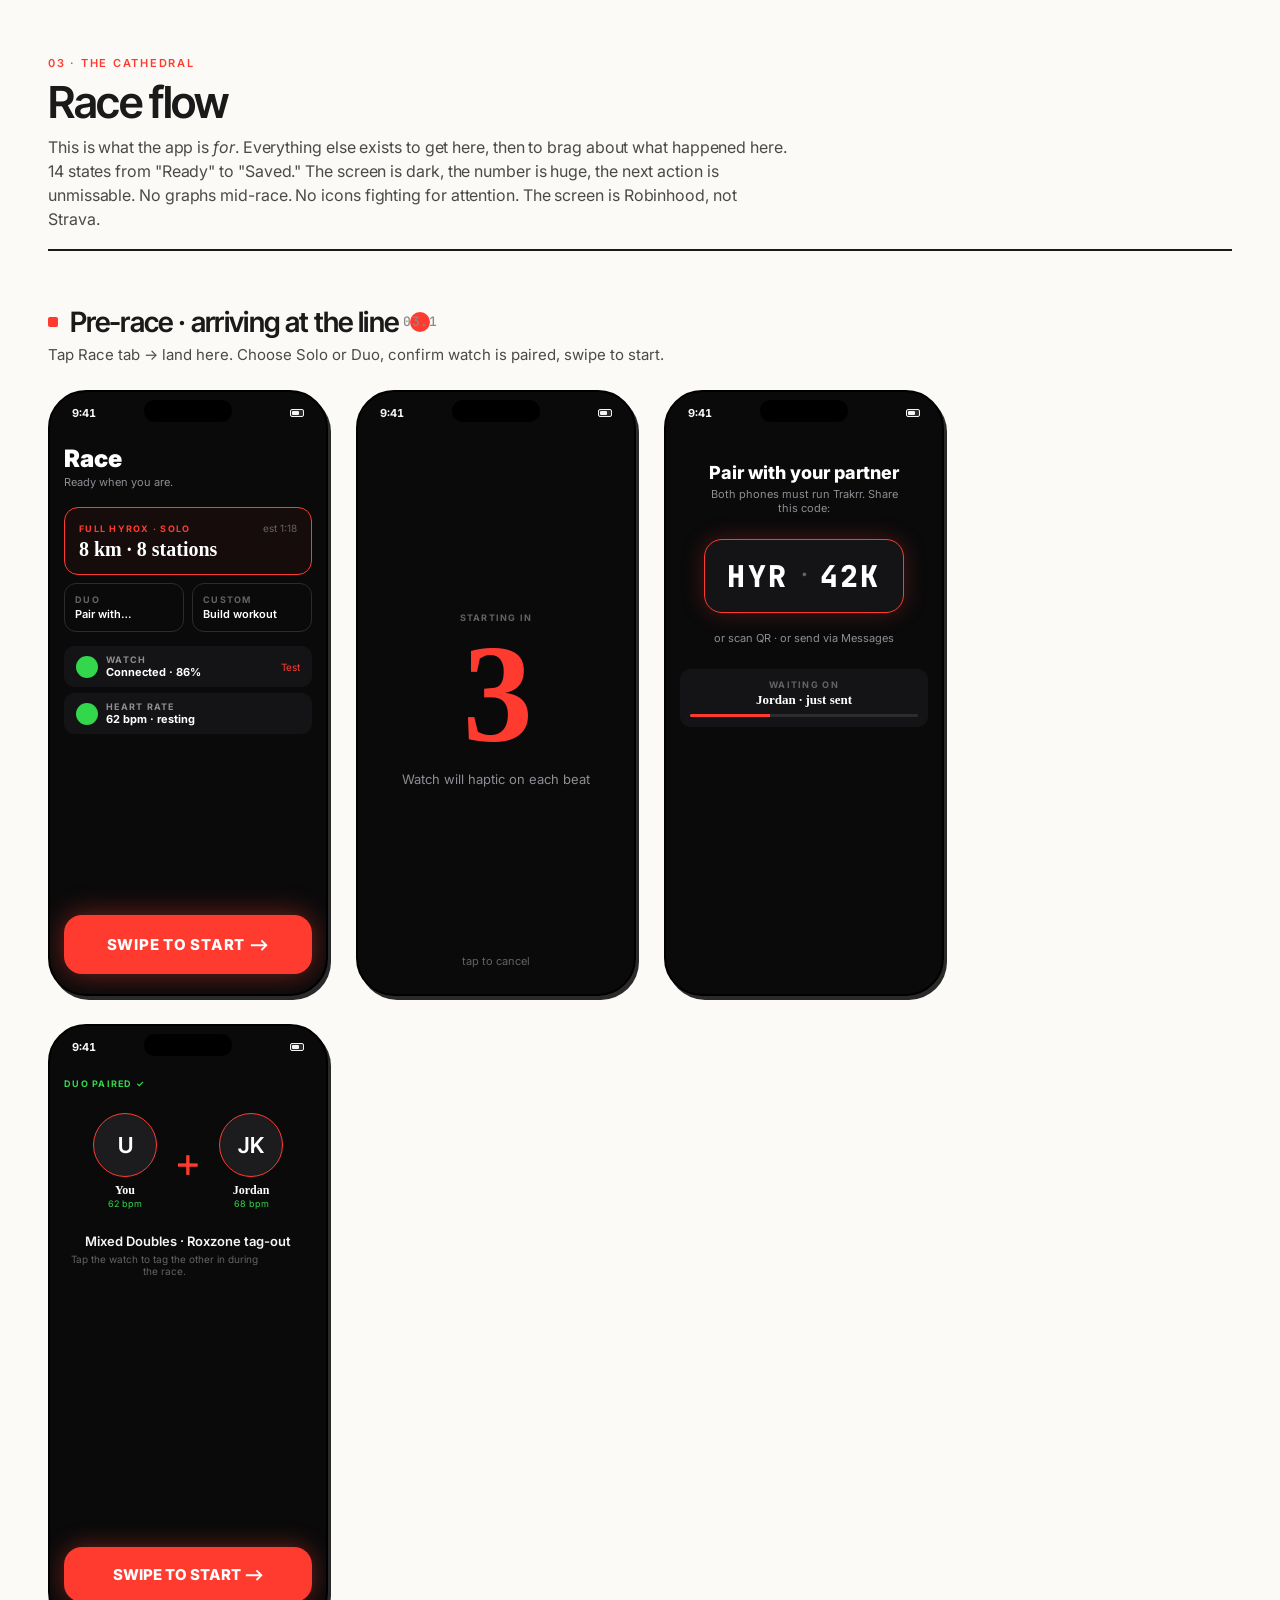
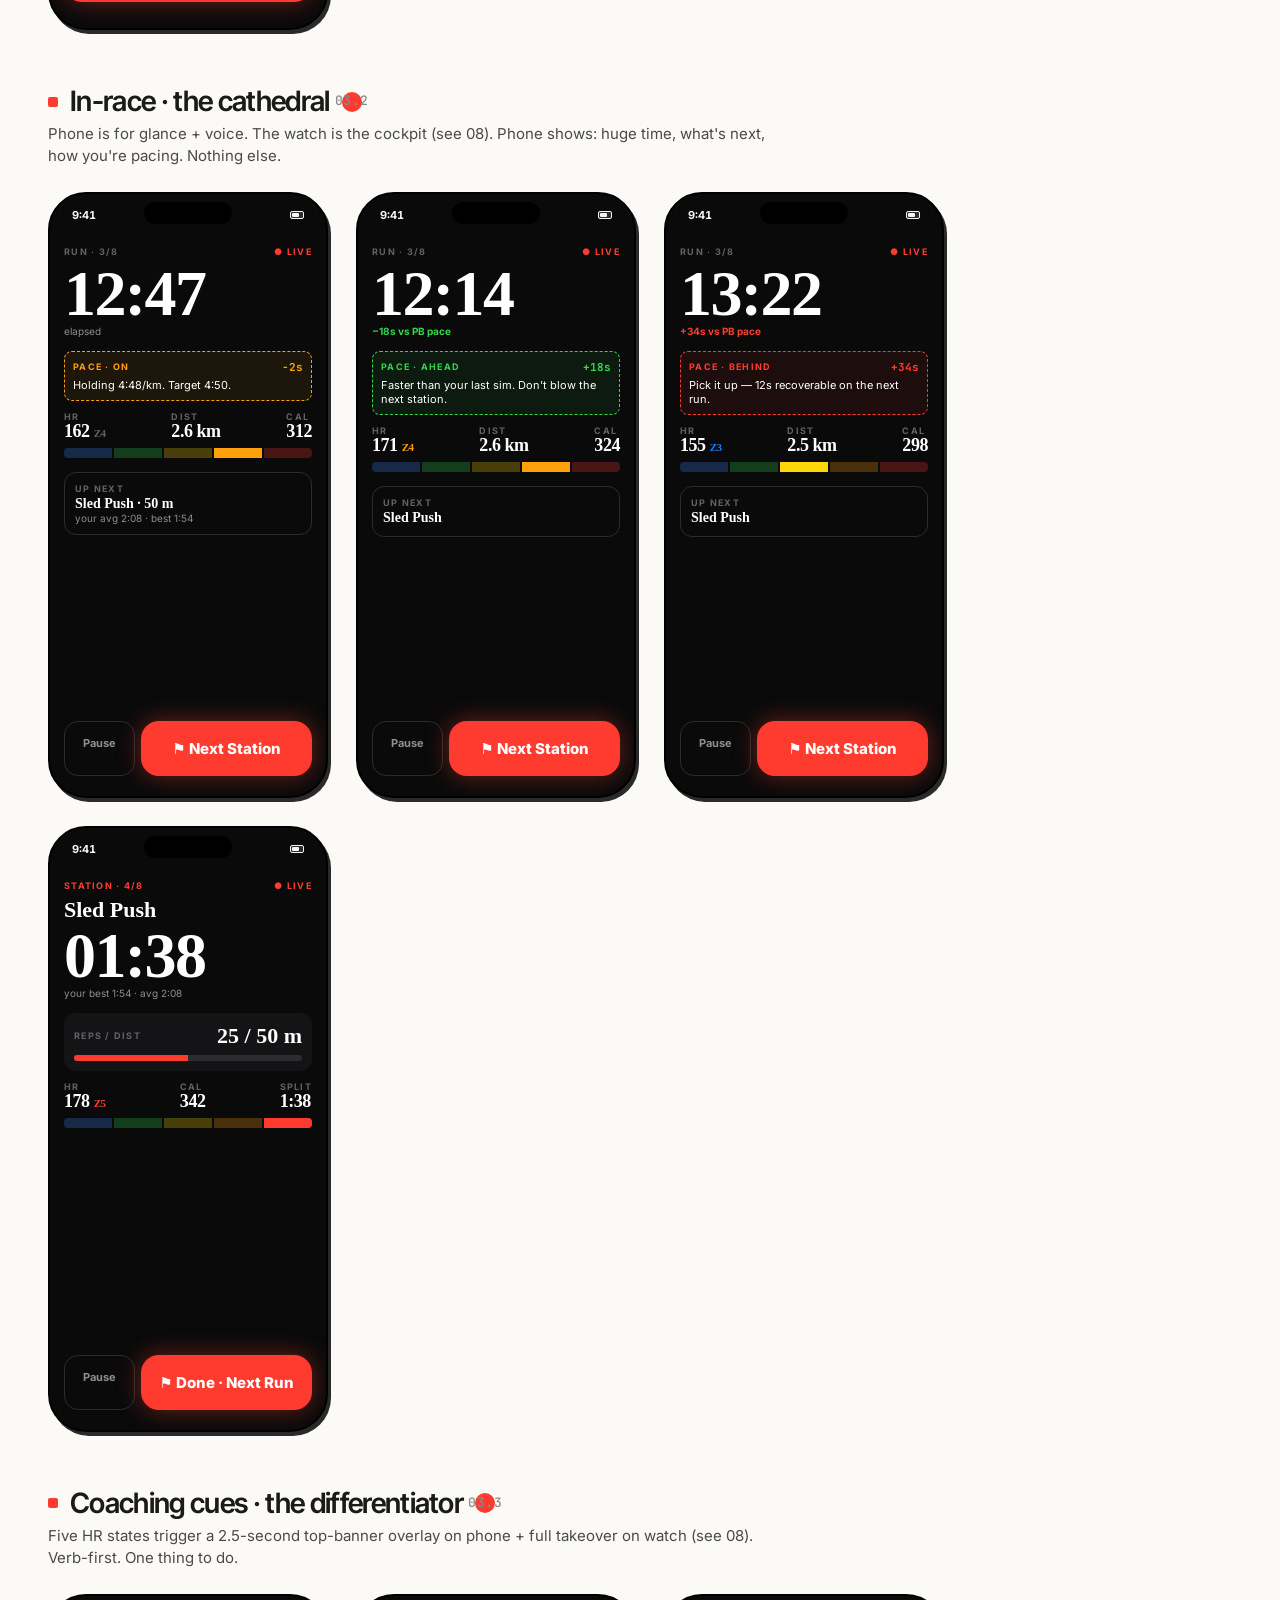
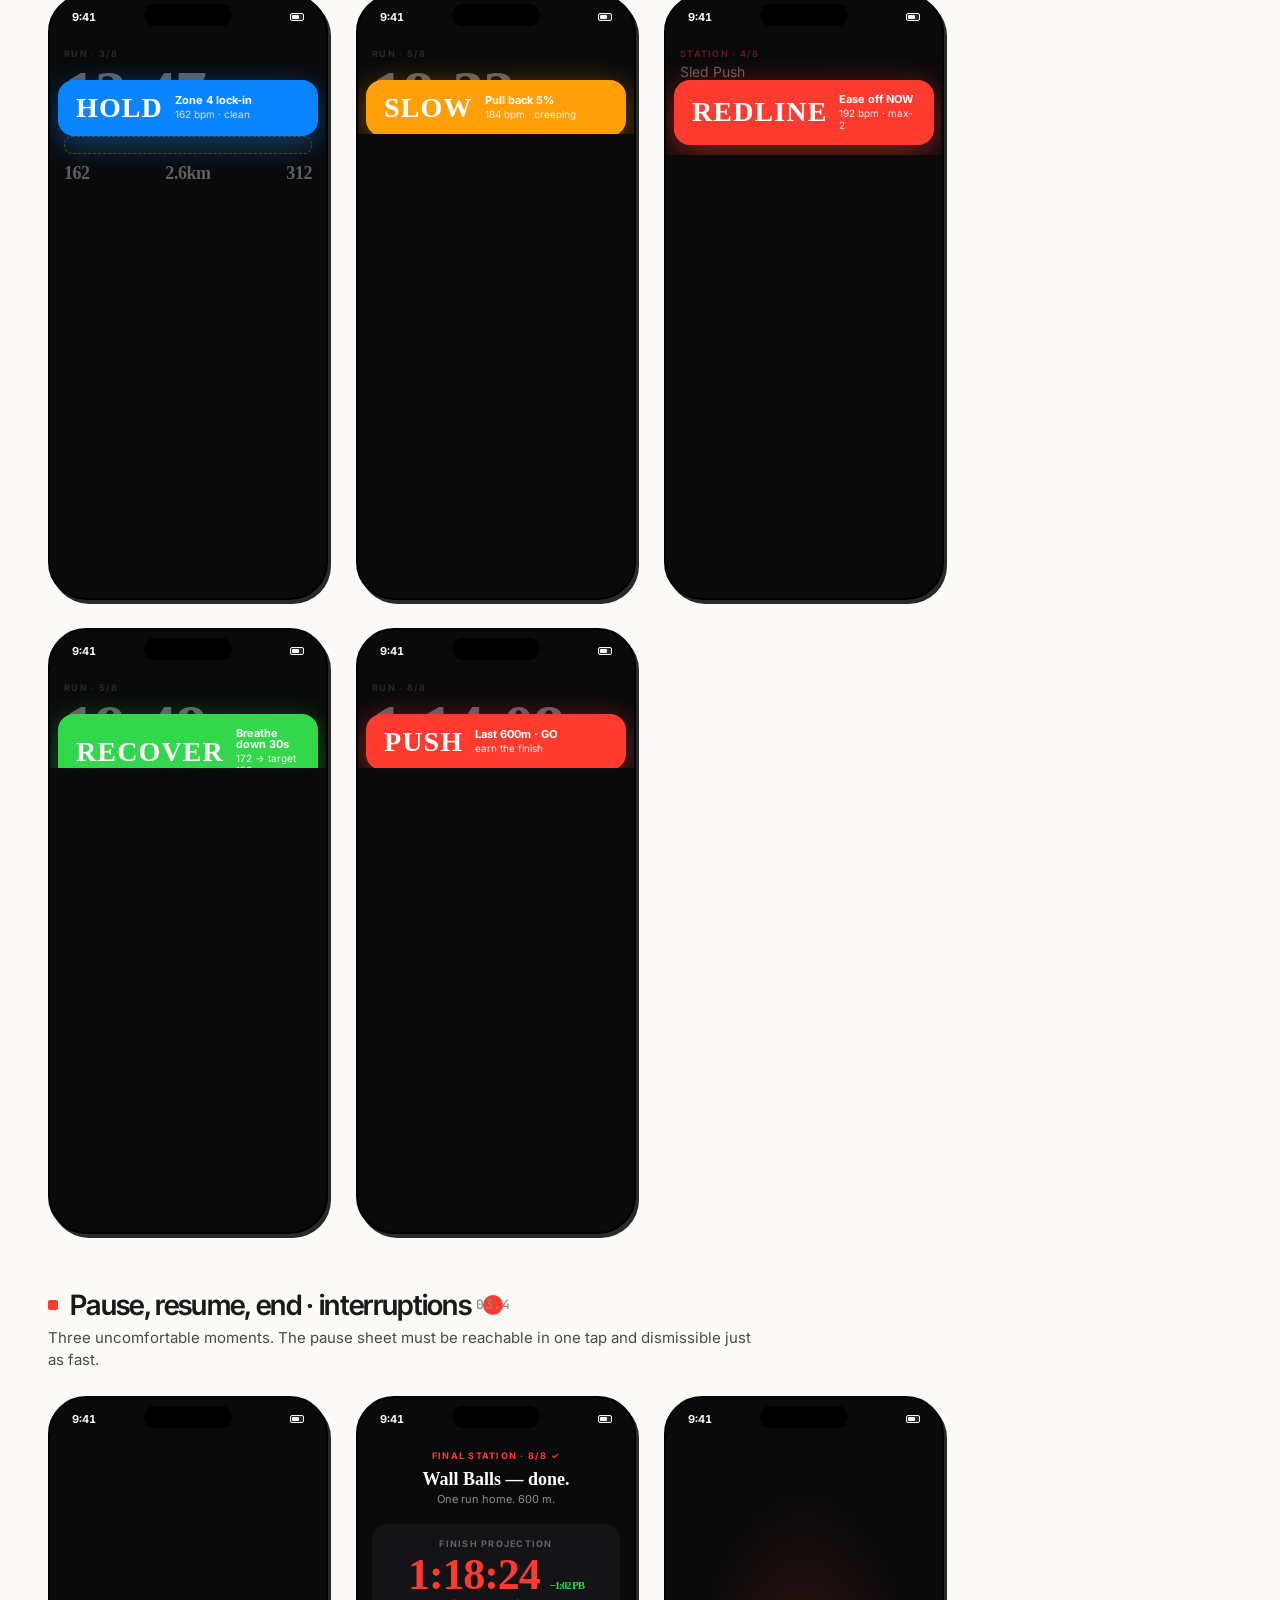
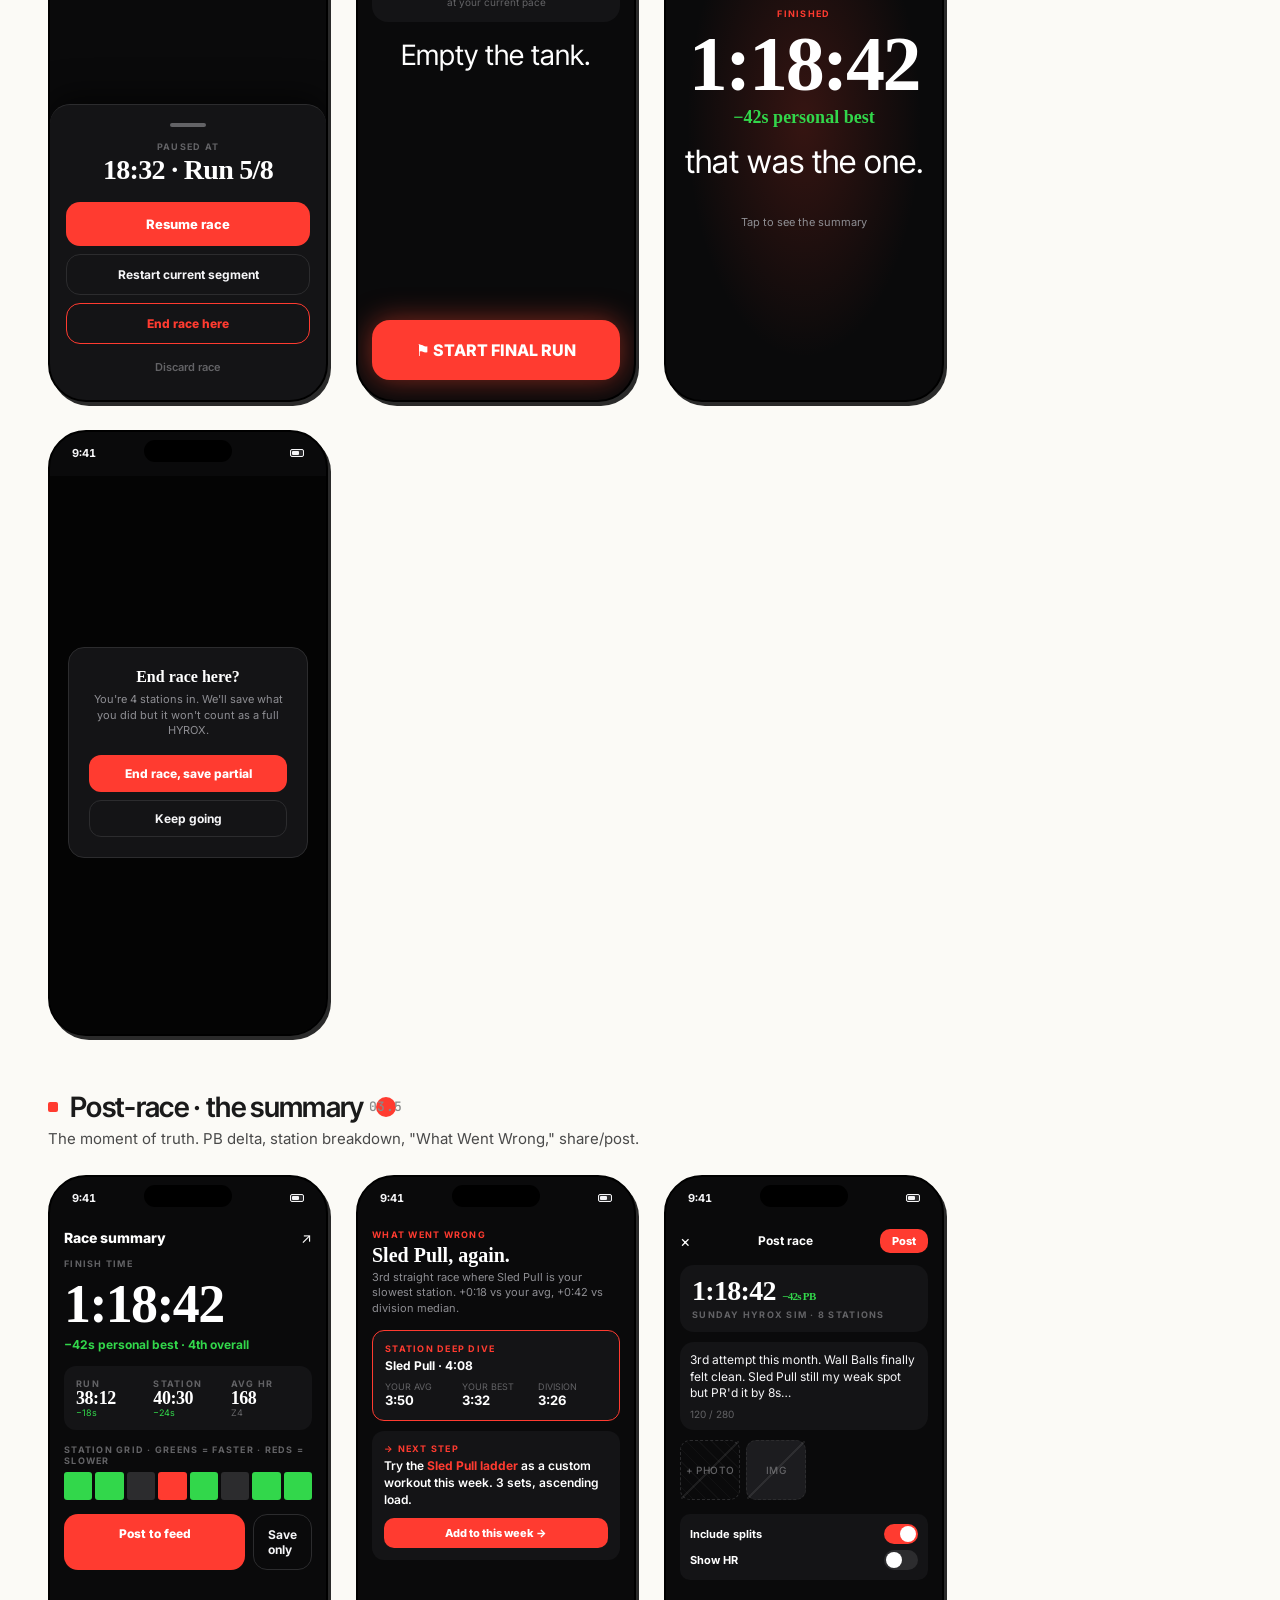
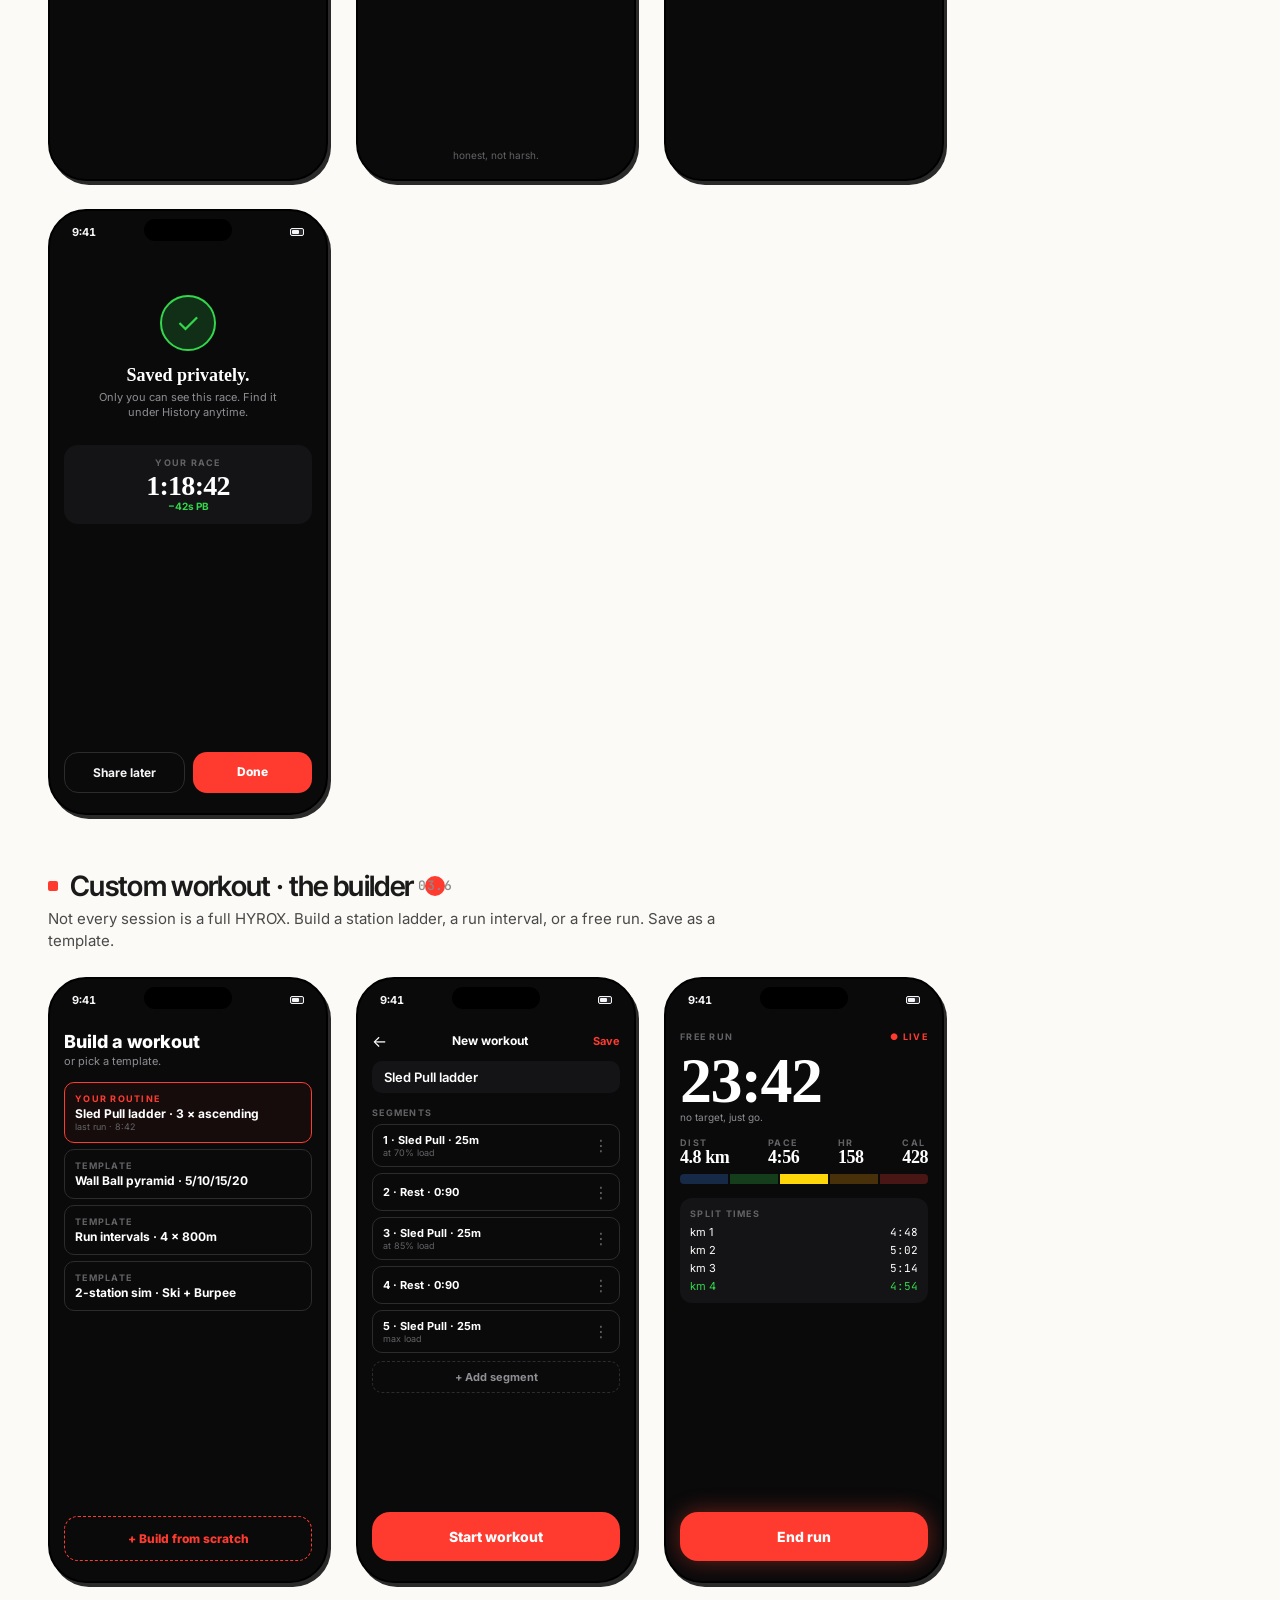
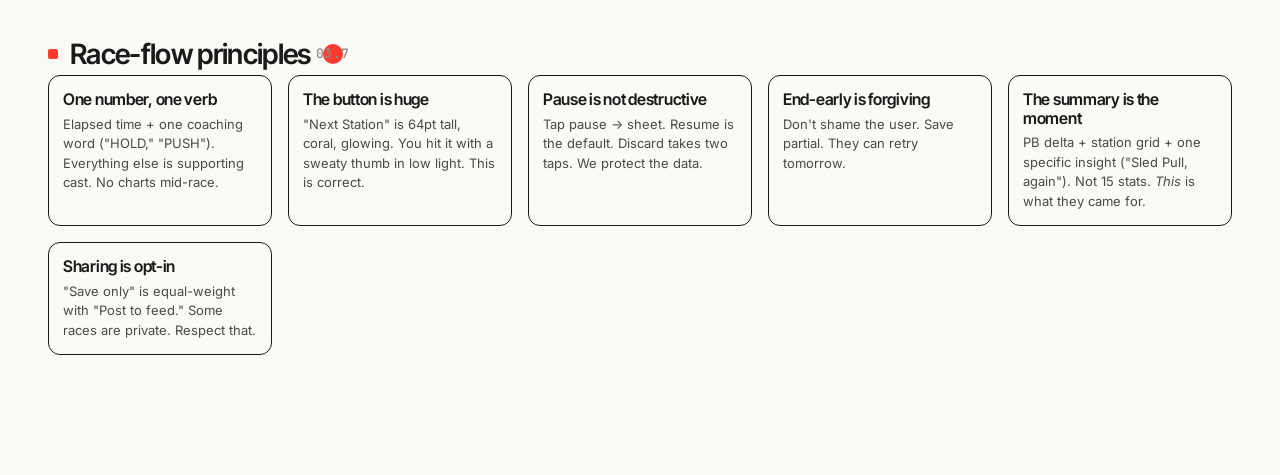
<file: trakrr-wireframes/tabs/03-race.html>
<!doctype html>
<html lang="en">
<head>
<meta charset="utf-8">
<title>03 — Race flow</title>
<link href="https://fonts.googleapis.com/css2?family=Inter+Tight:wght@500;600;700&family=Inter:wght@400;500;600&family=JetBrains+Mono:wght@400;500&display=swap" rel="stylesheet">
<link rel="stylesheet" href="../styles/sketch.css">
<style>
  .race-num { font-family: -apple-system, "SF Pro Rounded"; font-weight: 800; font-feature-settings: "tnum"; letter-spacing: -.025em; color: #fff; }
  .race-num.xxl { font-size: 64px; line-height: .9; }
  .race-num.xl  { font-size: 44px; line-height: .9; }
  .race-num.lg  { font-size: 28px; line-height: 1; }
  .race-num.md  { font-size: 18px; line-height: 1; }
  .ghost { background: rgba(255,255,255,.05); border: 1px dashed var(--night-rule); border-radius: 8px; padding: 8px; }
  .ghost.ahead { border-color: var(--green); background: rgba(50,215,75,.08); }
  .ghost.behind { border-color: var(--coral); background: rgba(255,69,48,.08); }
  .ghost.on { border-color: var(--amber); background: rgba(255,159,10,.08); }
  .caps-w { font-family: var(--ui); font-weight: 700; font-size: 9px; letter-spacing: .14em; color: var(--text-night-3); text-transform: uppercase; }
  .pulse { animation: pulse 1.5s ease-in-out infinite; }
  @keyframes pulse { 0%, 100% { opacity: 1; } 50% { opacity: .55; } }
</style>
</head>
<body>
<div class="page">
  <header>
    <div class="crumb">03 · The cathedral</div>
    <h1>Race flow</h1>
    <p>This is what the app is <i>for</i>. Everything else exists to get here, then to brag about what happened here. 14 states from "Ready" to "Saved." The screen is dark, the number is huge, the next action is unmissable. No graphs mid-race. No icons fighting for attention. The screen is Robinhood, not Strava.</p>
  </header>

  <h2 class="section"><span>Pre-race · arriving at the line</span><span class="num">03.1</span></h2>
  <p class="lede">Tap Race tab → land here. Choose Solo or Duo, confirm watch is paired, swipe to start.</p>

  <div class="row-grid">
    <!-- READY -->
    <div class="phone dark">
      <div class="notch"></div>
      <div class="status"><span class="l">9:41</span><span class="r"><span class="bar"></span></span></div>
      <div class="screen" style="padding-top:8px;">
        <div style="font-family:var(--ui);font-weight:900;font-size:24px;color:#fff;">Race</div>
        <div style="font-size:11px;color:var(--text-night-2);margin-top:2px;">Ready when you are.</div>

        <div class="box" style="margin-top:18px;padding:14px;border-color:var(--coral);background:rgba(255,69,48,.05);border-radius:14px;">
          <div class="row-f between"><div class="caps-w" style="color:var(--coral);">FULL HYROX · SOLO</div><div style="font-size:10px;color:var(--text-night-3);">est 1:18</div></div>
          <div style="font-family:-apple-system,'SF Pro Rounded';font-weight:800;font-size:20px;color:#fff;margin-top:4px;line-height:1.1;">8 km · 8 stations</div>
        </div>

        <div class="row-f" style="gap:8px;margin-top:8px;">
          <div class="box" style="flex:1;border-color:var(--night-rule);padding:10px;border-radius:12px;"><div class="caps-w">DUO</div><div style="font-size:11px;color:#fff;font-weight:600;margin-top:2px;">Pair with…</div></div>
          <div class="box" style="flex:1;border-color:var(--night-rule);padding:10px;border-radius:12px;"><div class="caps-w">CUSTOM</div><div style="font-size:11px;color:#fff;font-weight:600;margin-top:2px;">Build workout</div></div>
        </div>

        <div class="row-f between" style="margin-top:14px;background:var(--night-2);border-radius:10px;padding:8px 12px;">
          <div class="row-f" style="gap:8px;"><div style="width:22px;height:22px;border-radius:50%;background:var(--green);"></div><div><div class="caps-w" style="color:var(--text-night-2);">WATCH</div><div style="font-size:11px;color:#fff;font-weight:700;">Connected · 86%</div></div></div>
          <div style="font-size:10px;color:var(--coral);">Test</div>
        </div>
        <div class="row-f between" style="margin-top:6px;background:var(--night-2);border-radius:10px;padding:8px 12px;">
          <div class="row-f" style="gap:8px;"><div style="width:22px;height:22px;border-radius:50%;background:var(--green);"></div><div><div class="caps-w" style="color:var(--text-night-2);">HEART RATE</div><div style="font-size:11px;color:#fff;font-weight:700;">62 bpm · resting</div></div></div>
        </div>

        <div style="margin-top:auto;margin-bottom:8px;">
          <div style="background:var(--coral);color:#fff;border-radius:18px;padding:20px;text-align:center;font-family:var(--ui);font-weight:800;font-size:15px;letter-spacing:.05em;box-shadow:0 0 28px rgba(255,69,48,.45);">SWIPE TO START ⟶</div>
        </div>
      </div>
      <div class="label"><strong>Ready</strong>setup + swipe to go</div>
    </div>

    <!-- COUNTDOWN -->
    <div class="phone dark">
      <div class="notch"></div>
      <div class="status"><span class="l">9:41</span><span class="r"><span class="bar"></span></span></div>
      <div class="screen" style="padding-top:8px;align-items:center;justify-content:center;text-align:center;">
        <div style="flex:1;display:flex;flex-direction:column;align-items:center;justify-content:center;">
          <div class="caps-w">STARTING IN</div>
          <div class="race-num xxl pulse" style="color:var(--coral);font-size:140px;margin-top:8px;">3</div>
          <div style="font-size:13px;color:var(--text-night-2);margin-top:14px;">Watch will haptic on each beat</div>
        </div>
        <div style="margin-bottom:14px;font-size:11px;color:var(--text-night-3);">tap to cancel</div>
      </div>
      <div class="label"><strong>Countdown</strong>3·2·1·GO with haptics</div>
    </div>

    <!-- DUO PAIRING -->
    <div class="phone dark">
      <div class="notch"></div>
      <div class="status"><span class="l">9:41</span><span class="r"><span class="bar"></span></span></div>
      <div class="screen" style="padding-top:8px;align-items:center;text-align:center;">
        <div style="font-family:var(--ui);font-weight:800;font-size:18px;color:#fff;margin-top:18px;">Pair with your partner</div>
        <div style="font-size:11px;color:var(--text-night-2);margin-top:4px;max-width:200px;">Both phones must run Trakrr. Share this code:</div>

        <div style="margin-top:24px;background:var(--night-2);border:1.5px solid var(--coral);border-radius:18px;padding:16px 22px;display:flex;gap:12px;box-shadow:0 0 22px rgba(255,69,48,.25);">
          <span style="font-family:var(--mono);font-weight:800;font-size:30px;color:#fff;letter-spacing:.08em;">HYR</span>
          <span style="color:var(--text-night-3);font-size:30px;">·</span>
          <span style="font-family:var(--mono);font-weight:800;font-size:30px;color:#fff;letter-spacing:.08em;">42K</span>
        </div>

        <div style="margin-top:18px;font-size:11px;color:var(--text-night-2);">or scan QR · or send via Messages</div>

        <div style="margin-top:24px;background:var(--night-2);border-radius:10px;padding:10px;width:100%;">
          <div class="caps-w">WAITING ON</div>
          <div style="font-family:-apple-system,'SF Pro Rounded';font-weight:700;font-size:13px;color:#fff;margin-top:2px;">Jordan · just sent</div>
          <div style="width:100%;height:3px;background:var(--night-rule);border-radius:2px;overflow:hidden;margin-top:6px;"><div style="width:35%;height:100%;background:var(--coral);" class="pulse"></div></div>
        </div>
      </div>
      <div class="label"><strong>Duo pairing</strong>6-char code → connected</div>
    </div>

    <!-- DUO PAIRED -->
    <div class="phone dark">
      <div class="notch"></div>
      <div class="status"><span class="l">9:41</span><span class="r"><span class="bar"></span></span></div>
      <div class="screen" style="padding-top:8px;text-align:center;">
        <div class="caps-w" style="color:var(--green);text-align:left;">DUO PAIRED ✓</div>
        <div style="display:flex;align-items:center;justify-content:center;gap:18px;margin-top:24px;">
          <div style="text-align:center;"><div class="av lg" style="background:var(--night-3);color:#fff;border-color:var(--coral);">U</div><div style="font-family:-apple-system,'SF Pro Rounded';font-weight:700;font-size:12px;color:#fff;margin-top:6px;">You</div><div style="font-size:9px;color:var(--green);">62 bpm</div></div>
          <div style="font-family:var(--hand);font-size:42px;color:var(--coral);">+</div>
          <div style="text-align:center;"><div class="av lg" style="background:var(--night-3);color:#fff;border-color:var(--coral);">JK</div><div style="font-family:-apple-system,'SF Pro Rounded';font-weight:700;font-size:12px;color:#fff;margin-top:6px;">Jordan</div><div style="font-size:9px;color:var(--green);">68 bpm</div></div>
        </div>
        <div style="font-size:13px;color:var(--text-night);margin-top:24px;font-weight:600;">Mixed Doubles · Roxzone tag-out</div>
        <div style="font-size:10px;color:var(--text-night-3);margin-top:4px;max-width:200px;">Tap the watch to tag the other in during the race.</div>
        <div style="margin-top:auto;margin-bottom:14px;background:var(--coral);color:#fff;border-radius:18px;padding:18px;text-align:center;font-family:var(--ui);font-weight:800;font-size:15px;width:100%;box-shadow:0 0 24px rgba(255,69,48,.4);">SWIPE TO START ⟶</div>
      </div>
      <div class="label"><strong>Duo · paired</strong>both ready, both HR</div>
    </div>
  </div>

  <h2 class="section"><span>In-race · the cathedral</span><span class="num">03.2</span></h2>
  <p class="lede">Phone is for glance + voice. The watch is the cockpit (see 08). Phone shows: huge time, what's next, how you're pacing. Nothing else.</p>

  <div class="row-grid">
    <!-- RUN SEGMENT — ON PACE -->
    <div class="phone dark">
      <div class="notch"></div>
      <div class="status"><span class="l">9:41</span><span class="r"><span class="bar"></span></span></div>
      <div class="screen" style="padding-top:8px;">
        <div class="row-f between"><div class="caps-w">RUN · 3/8</div><div class="caps-w" style="color:var(--coral);"><span class="pulse">●</span> LIVE</div></div>
        <div style="margin-top:8px;"><div class="race-num xxl">12:47</div><div style="font-size:10px;color:var(--text-night-2);margin-top:2px;">elapsed</div></div>

        <div class="ghost on" style="margin-top:14px;">
          <div class="row-f between"><div class="caps-w" style="color:var(--amber);">PACE · ON</div><div style="font-family:var(--mono);font-size:11px;color:var(--amber);font-weight:700;">−2s</div></div>
          <div style="font-size:11px;color:#fff;margin-top:4px;line-height:1.3;">Holding 4:48/km. Target 4:50.</div>
        </div>

        <div class="row-f between" style="margin-top:10px;">
          <div><div class="caps-w">HR</div><div class="race-num md">162 <span style="font-size:11px;color:var(--text-night-3);font-weight:600;">Z4</span></div></div>
          <div><div class="caps-w">DIST</div><div class="race-num md">2.6 km</div></div>
          <div><div class="caps-w">CAL</div><div class="race-num md">312</div></div>
        </div>
        <div class="hr-zones" style="margin-top:8px;"><div class="z z1"></div><div class="z z2"></div><div class="z z3"></div><div class="z z4 on"></div><div class="z z5"></div></div>

        <div class="box" style="margin-top:14px;border-color:var(--night-rule);padding:10px;border-radius:12px;">
          <div class="caps-w">UP NEXT</div>
          <div style="font-family:-apple-system,'SF Pro Rounded';font-weight:700;font-size:14px;color:#fff;margin-top:2px;">Sled Push · 50 m</div>
          <div style="font-size:10px;color:var(--text-night-2);">your avg 2:08 · best 1:54</div>
        </div>

        <div style="margin-top:auto;margin-bottom:8px;display:flex;gap:6px;">
          <div style="flex:0;background:transparent;border:1.5px solid var(--night-rule);color:var(--text-night-2);border-radius:14px;padding:14px 18px;font-family:var(--ui);font-weight:700;font-size:11px;">Pause</div>
          <div style="flex:1;background:var(--coral);color:#fff;border-radius:18px;padding:18px;text-align:center;font-family:var(--ui);font-weight:800;font-size:15px;box-shadow:0 0 24px rgba(255,69,48,.4);">⚑ Next Station</div>
        </div>
      </div>
      <div class="label"><strong>Run · on pace</strong>amber ghost — holding</div>
    </div>

    <!-- RUN — AHEAD -->
    <div class="phone dark">
      <div class="notch"></div>
      <div class="status"><span class="l">9:41</span><span class="r"><span class="bar"></span></span></div>
      <div class="screen" style="padding-top:8px;">
        <div class="row-f between"><div class="caps-w">RUN · 3/8</div><div class="caps-w" style="color:var(--coral);"><span class="pulse">●</span> LIVE</div></div>
        <div style="margin-top:8px;"><div class="race-num xxl">12:14</div><div style="font-size:10px;color:var(--green);font-weight:700;margin-top:2px;font-family:var(--ui);">−18s vs PB pace</div></div>

        <div class="ghost ahead" style="margin-top:14px;">
          <div class="row-f between"><div class="caps-w" style="color:var(--green);">PACE · AHEAD</div><div style="font-family:var(--mono);font-size:11px;color:var(--green);font-weight:700;">+18s</div></div>
          <div style="font-size:11px;color:#fff;margin-top:4px;line-height:1.3;">Faster than your last sim. Don't blow the next station.</div>
        </div>
        <div class="row-f between" style="margin-top:10px;">
          <div><div class="caps-w">HR</div><div class="race-num md">171 <span style="font-size:11px;color:var(--amber);font-weight:600;">Z4</span></div></div>
          <div><div class="caps-w">DIST</div><div class="race-num md">2.6 km</div></div>
          <div><div class="caps-w">CAL</div><div class="race-num md">324</div></div>
        </div>
        <div class="hr-zones" style="margin-top:8px;"><div class="z z1"></div><div class="z z2"></div><div class="z z3"></div><div class="z z4 on"></div><div class="z z5"></div></div>
        <div class="box" style="margin-top:14px;border-color:var(--night-rule);padding:10px;border-radius:12px;"><div class="caps-w">UP NEXT</div><div style="font-family:-apple-system,'SF Pro Rounded';font-weight:700;font-size:14px;color:#fff;margin-top:2px;">Sled Push</div></div>
        <div style="margin-top:auto;margin-bottom:8px;display:flex;gap:6px;"><div style="flex:0;background:transparent;border:1.5px solid var(--night-rule);color:var(--text-night-2);border-radius:14px;padding:14px 18px;font-family:var(--ui);font-weight:700;font-size:11px;">Pause</div><div style="flex:1;background:var(--coral);color:#fff;border-radius:18px;padding:18px;text-align:center;font-family:var(--ui);font-weight:800;font-size:15px;box-shadow:0 0 24px rgba(255,69,48,.4);">⚑ Next Station</div></div>
      </div>
      <div class="label"><strong>Run · ahead</strong>green ghost — earned</div>
    </div>

    <!-- RUN — BEHIND -->
    <div class="phone dark">
      <div class="notch"></div>
      <div class="status"><span class="l">9:41</span><span class="r"><span class="bar"></span></span></div>
      <div class="screen" style="padding-top:8px;">
        <div class="row-f between"><div class="caps-w">RUN · 3/8</div><div class="caps-w" style="color:var(--coral);"><span class="pulse">●</span> LIVE</div></div>
        <div style="margin-top:8px;"><div class="race-num xxl">13:22</div><div style="font-size:10px;color:var(--coral);font-weight:700;margin-top:2px;font-family:var(--ui);">+34s vs PB pace</div></div>

        <div class="ghost behind" style="margin-top:14px;">
          <div class="row-f between"><div class="caps-w" style="color:var(--coral);">PACE · BEHIND</div><div style="font-family:var(--mono);font-size:11px;color:var(--coral);font-weight:700;">+34s</div></div>
          <div style="font-size:11px;color:#fff;margin-top:4px;line-height:1.3;">Pick it up — 12s recoverable on the next run.</div>
        </div>
        <div class="row-f between" style="margin-top:10px;">
          <div><div class="caps-w">HR</div><div class="race-num md">155 <span style="font-size:11px;color:var(--blue);font-weight:600;">Z3</span></div></div>
          <div><div class="caps-w">DIST</div><div class="race-num md">2.5 km</div></div>
          <div><div class="caps-w">CAL</div><div class="race-num md">298</div></div>
        </div>
        <div class="hr-zones" style="margin-top:8px;"><div class="z z1"></div><div class="z z2"></div><div class="z z3 on"></div><div class="z z4"></div><div class="z z5"></div></div>
        <div class="box" style="margin-top:14px;border-color:var(--night-rule);padding:10px;border-radius:12px;"><div class="caps-w">UP NEXT</div><div style="font-family:-apple-system,'SF Pro Rounded';font-weight:700;font-size:14px;color:#fff;margin-top:2px;">Sled Push</div></div>
        <div style="margin-top:auto;margin-bottom:8px;display:flex;gap:6px;"><div style="flex:0;background:transparent;border:1.5px solid var(--night-rule);color:var(--text-night-2);border-radius:14px;padding:14px 18px;font-family:var(--ui);font-weight:700;font-size:11px;">Pause</div><div style="flex:1;background:var(--coral);color:#fff;border-radius:18px;padding:18px;text-align:center;font-family:var(--ui);font-weight:800;font-size:15px;box-shadow:0 0 24px rgba(255,69,48,.4);">⚑ Next Station</div></div>
      </div>
      <div class="label"><strong>Run · behind</strong>coral ghost — honest</div>
    </div>

    <!-- STATION SEGMENT -->
    <div class="phone dark">
      <div class="notch"></div>
      <div class="status"><span class="l">9:41</span><span class="r"><span class="bar"></span></span></div>
      <div class="screen" style="padding-top:8px;">
        <div class="row-f between"><div class="caps-w" style="color:var(--coral);">STATION · 4/8</div><div class="caps-w" style="color:var(--coral);"><span class="pulse">●</span> LIVE</div></div>
        <div style="font-family:-apple-system,'SF Pro Rounded';font-weight:800;font-size:22px;color:#fff;margin-top:6px;">Sled Push</div>
        <div style="margin-top:4px;"><div class="race-num xxl">01:38</div><div style="font-size:10px;color:var(--text-night-2);font-family:var(--ui);margin-top:2px;">your best 1:54 · avg 2:08</div></div>

        <div style="background:var(--night-2);border-radius:12px;padding:10px;margin-top:14px;">
          <div class="row-f between"><div class="caps-w">REPS / DIST</div><div style="font-family:-apple-system,'SF Pro Rounded';font-weight:800;font-size:22px;color:#fff;">25 / 50 m</div></div>
          <div style="width:100%;height:6px;background:var(--night-rule);border-radius:3px;overflow:hidden;margin-top:6px;"><div style="width:50%;height:100%;background:var(--coral);"></div></div>
        </div>

        <div class="row-f between" style="margin-top:10px;">
          <div><div class="caps-w">HR</div><div class="race-num md">178 <span style="font-size:11px;color:var(--coral);font-weight:600;">Z5</span></div></div>
          <div><div class="caps-w">CAL</div><div class="race-num md">342</div></div>
          <div><div class="caps-w">SPLIT</div><div class="race-num md">1:38</div></div>
        </div>
        <div class="hr-zones" style="margin-top:8px;"><div class="z z1"></div><div class="z z2"></div><div class="z z3"></div><div class="z z4"></div><div class="z z5 on"></div></div>

        <div style="margin-top:auto;margin-bottom:8px;display:flex;gap:6px;"><div style="flex:0;background:transparent;border:1.5px solid var(--night-rule);color:var(--text-night-2);border-radius:14px;padding:14px 18px;font-family:var(--ui);font-weight:700;font-size:11px;">Pause</div><div style="flex:1;background:var(--coral);color:#fff;border-radius:18px;padding:18px;text-align:center;font-family:var(--ui);font-weight:800;font-size:15px;box-shadow:0 0 24px rgba(255,69,48,.4);">⚑ Done · Next Run</div></div>
      </div>
      <div class="label"><strong>Station · Sled Push</strong>reps + dist tracker</div>
    </div>
  </div>

  <h2 class="section"><span>Coaching cues · the differentiator</span><span class="num">03.3</span></h2>
  <p class="lede">Five HR states trigger a 2.5-second top-banner overlay on phone + full takeover on watch (see 08). Verb-first. One thing to do.</p>

  <div class="row-grid">
    <!-- HOLD -->
    <div class="phone dark">
      <div class="notch"></div>
      <div class="status"><span class="l">9:41</span><span class="r"><span class="bar"></span></span></div>
      <div class="screen" style="padding-top:8px;position:relative;">
        <div style="opacity:.35;">
          <div class="caps-w">RUN · 3/8</div>
          <div class="race-num xxl" style="margin-top:6px;">12:47</div>
          <div class="ghost on" style="margin-top:14px;"></div>
          <div class="row-f between" style="margin-top:10px;"><div class="race-num md">162</div><div class="race-num md">2.6km</div><div class="race-num md">312</div></div>
        </div>
        <div style="position:absolute;top:40px;left:8px;right:8px;background:#0A84FF;color:#fff;border-radius:16px;padding:14px 18px;display:flex;align-items:center;gap:12px;box-shadow:0 8px 32px rgba(10,132,255,.45);">
          <div style="font-family:-apple-system,'SF Pro Rounded';font-weight:900;font-size:28px;letter-spacing:.04em;line-height:1;">HOLD</div>
          <div><div style="font-family:var(--ui);font-weight:700;font-size:11px;line-height:1;">Zone 4 lock-in</div><div style="font-size:10px;opacity:.8;margin-top:2px;">162 bpm · clean</div></div>
        </div>
      </div>
      <div class="label"><strong>HOLD</strong>blue · steady-state</div>
    </div>

    <!-- SLOW -->
    <div class="phone dark">
      <div class="notch"></div>
      <div class="status"><span class="l">9:41</span><span class="r"><span class="bar"></span></span></div>
      <div class="screen" style="padding-top:8px;position:relative;">
        <div style="opacity:.35;">
          <div class="caps-w">RUN · 5/8</div>
          <div class="race-num xxl" style="margin-top:6px;">18:32</div>
        </div>
        <div style="position:absolute;top:40px;left:8px;right:8px;background:#FF9F0A;color:#fff;border-radius:16px;padding:14px 18px;display:flex;align-items:center;gap:12px;box-shadow:0 8px 32px rgba(255,159,10,.45);">
          <div style="font-family:-apple-system,'SF Pro Rounded';font-weight:900;font-size:28px;letter-spacing:.04em;line-height:1;">SLOW</div>
          <div><div style="font-family:var(--ui);font-weight:700;font-size:11px;line-height:1;">Pull back 5%</div><div style="font-size:10px;opacity:.85;margin-top:2px;">184 bpm · creeping</div></div>
        </div>
      </div>
      <div class="label"><strong>SLOW</strong>amber · approaching redline</div>
    </div>

    <!-- REDLINE -->
    <div class="phone dark">
      <div class="notch"></div>
      <div class="status"><span class="l">9:41</span><span class="r"><span class="bar"></span></span></div>
      <div class="screen" style="padding-top:8px;position:relative;">
        <div style="opacity:.35;">
          <div class="caps-w" style="color:var(--coral);">STATION · 4/8</div>
          <div style="font-size:14px;color:#fff;margin-top:4px;">Sled Push</div>
          <div class="race-num xxl" style="margin-top:6px;">01:38</div>
        </div>
        <div style="position:absolute;top:40px;left:8px;right:8px;background:#FF3B30;color:#fff;border-radius:16px;padding:14px 18px;display:flex;align-items:center;gap:12px;box-shadow:0 8px 32px rgba(255,59,48,.5);">
          <div style="font-family:-apple-system,'SF Pro Rounded';font-weight:900;font-size:28px;letter-spacing:.04em;line-height:1;">REDLINE</div>
          <div><div style="font-family:var(--ui);font-weight:700;font-size:11px;line-height:1;">Ease off NOW</div><div style="font-size:10px;opacity:.9;margin-top:2px;">192 bpm · max-2</div></div>
        </div>
      </div>
      <div class="label"><strong>REDLINE</strong>red · HR max-2 hit</div>
    </div>

    <!-- RECOVER -->
    <div class="phone dark">
      <div class="notch"></div>
      <div class="status"><span class="l">9:41</span><span class="r"><span class="bar"></span></span></div>
      <div class="screen" style="padding-top:8px;position:relative;">
        <div style="opacity:.35;">
          <div class="caps-w">RUN · 5/8</div>
          <div class="race-num xxl" style="margin-top:6px;">19:48</div>
        </div>
        <div style="position:absolute;top:40px;left:8px;right:8px;background:#32D74B;color:#fff;border-radius:16px;padding:14px 18px;display:flex;align-items:center;gap:12px;box-shadow:0 8px 32px rgba(50,215,75,.4);">
          <div style="font-family:-apple-system,'SF Pro Rounded';font-weight:900;font-size:28px;letter-spacing:.04em;line-height:1;">RECOVER</div>
          <div><div style="font-family:var(--ui);font-weight:700;font-size:11px;line-height:1;">Breathe down 30s</div><div style="font-size:10px;opacity:.9;margin-top:2px;">172 → target 158</div></div>
        </div>
      </div>
      <div class="label"><strong>RECOVER</strong>green · active rest cue</div>
    </div>

    <!-- PUSH -->
    <div class="phone dark">
      <div class="notch"></div>
      <div class="status"><span class="l">9:41</span><span class="r"><span class="bar"></span></span></div>
      <div class="screen" style="padding-top:8px;position:relative;">
        <div style="opacity:.35;">
          <div class="caps-w">RUN · 8/8</div>
          <div class="race-num xxl" style="margin-top:6px;">1:14:08</div>
        </div>
        <div style="position:absolute;top:40px;left:8px;right:8px;background:var(--coral);color:#fff;border-radius:16px;padding:14px 18px;display:flex;align-items:center;gap:12px;box-shadow:0 8px 32px rgba(255,69,48,.5);">
          <div style="font-family:-apple-system,'SF Pro Rounded';font-weight:900;font-size:28px;letter-spacing:.04em;line-height:1;">PUSH</div>
          <div><div style="font-family:var(--ui);font-weight:700;font-size:11px;line-height:1;">Last 600m · GO</div><div style="font-size:10px;opacity:.9;margin-top:2px;">earn the finish</div></div>
        </div>
      </div>
      <div class="label"><strong>PUSH</strong>coral · final stretch</div>
    </div>
  </div>

  <h2 class="section"><span>Pause, resume, end · interruptions</span><span class="num">03.4</span></h2>
  <p class="lede">Three uncomfortable moments. The pause sheet must be reachable in one tap and dismissible just as fast.</p>

  <div class="row-grid">
    <!-- PAUSE -->
    <div class="phone dark">
      <div class="notch"></div>
      <div class="status"><span class="l">9:41</span><span class="r"><span class="bar"></span></span></div>
      <div class="screen" style="padding-top:8px;justify-content:flex-end;">
        <div style="background:var(--night-2);border-radius:20px 20px 0 0;padding:18px 16px;margin:0 -14px -12px;border-top:1px solid var(--night-rule);box-shadow:0 -8px 32px rgba(0,0,0,.6);">
          <div style="width:36px;height:4px;background:var(--text-night-3);border-radius:2px;margin:0 auto 14px;"></div>
          <div style="text-align:center;"><div class="caps-w">PAUSED AT</div><div class="race-num lg" style="margin-top:4px;">18:32 · Run 5/8</div></div>
          <div class="stack g8" style="margin-top:18px;">
            <div style="background:var(--coral);color:#fff;border-radius:14px;padding:14px;text-align:center;font-family:var(--ui);font-weight:800;font-size:13px;">Resume race</div>
            <div style="background:transparent;border:1.5px solid var(--night-rule);color:var(--text-night);border-radius:14px;padding:12px;text-align:center;font-family:var(--ui);font-weight:700;font-size:12px;">Restart current segment</div>
            <div style="background:transparent;border:1.5px solid var(--coral);color:var(--coral);border-radius:14px;padding:12px;text-align:center;font-family:var(--ui);font-weight:800;font-size:12px;">End race here</div>
            <div style="background:transparent;color:var(--text-night-3);border-radius:14px;padding:8px;text-align:center;font-family:var(--ui);font-weight:600;font-size:11px;">Discard race</div>
          </div>
        </div>
      </div>
      <div class="label"><strong>Pause sheet</strong>resume / restart / end</div>
    </div>

    <!-- FINAL STATION → FINISH TRANSITION -->
    <div class="phone dark">
      <div class="notch"></div>
      <div class="status"><span class="l">9:41</span><span class="r"><span class="bar"></span></span></div>
      <div class="screen" style="padding-top:8px;text-align:center;align-items:center;">
        <div class="caps-w" style="color:var(--coral);">FINAL STATION · 8/8 ✓</div>
        <div style="margin-top:8px;font-family:-apple-system,'SF Pro Rounded';font-weight:800;font-size:18px;color:#fff;">Wall Balls — done.</div>
        <div style="font-size:11px;color:var(--text-night-2);margin-top:2px;">One run home. 600 m.</div>

        <div style="margin-top:18px;background:var(--night-2);border-radius:16px;padding:14px;width:100%;">
          <div class="caps-w">FINISH PROJECTION</div>
          <div class="race-num xl" style="margin-top:6px;color:var(--coral);">1:18:24 <span style="font-size:11px;color:var(--green);">−1:02 PB</span></div>
          <div style="font-size:10px;color:var(--text-night-3);margin-top:2px;">at your current pace</div>
        </div>

        <div style="margin-top:18px;font-family:var(--hand);font-size:28px;color:#fff;line-height:1.1;">Empty the tank.</div>

        <div style="margin-top:auto;margin-bottom:8px;background:var(--coral);color:#fff;border-radius:18px;padding:20px;text-align:center;font-family:var(--ui);font-weight:800;font-size:16px;width:100%;box-shadow:0 0 28px rgba(255,69,48,.5);">⚑ START FINAL RUN</div>
      </div>
      <div class="label"><strong>Final transition</strong>"empty the tank"</div>
    </div>

    <!-- FINISH CROSS -->
    <div class="phone dark">
      <div class="notch"></div>
      <div class="status"><span class="l">9:41</span><span class="r"><span class="bar"></span></span></div>
      <div class="screen" style="padding-top:8px;align-items:center;text-align:center;justify-content:center;background:radial-gradient(ellipse at center, rgba(255,69,48,.18) 0%, transparent 60%);">
        <div class="caps-w" style="color:var(--coral);">FINISHED</div>
        <div class="race-num" style="font-size:78px;color:#fff;margin-top:10px;letter-spacing:-.03em;line-height:.9;">1:18:42</div>
        <div style="font-family:-apple-system,'SF Pro Rounded';font-weight:700;font-size:18px;color:var(--green);margin-top:8px;">−42s personal best</div>
        <div style="margin-top:16px;font-family:var(--hand);font-size:32px;color:#fff;line-height:1.1;">that was the one.</div>

        <div style="margin-top:36px;font-size:11px;color:var(--text-night-2);">Tap to see the summary</div>
      </div>
      <div class="label"><strong>Finish</strong>3-second hero</div>
    </div>

    <!-- END EARLY CONFIRM -->
    <div class="phone dark">
      <div class="notch"></div>
      <div class="status"><span class="l">9:41</span><span class="r"><span class="bar"></span></span></div>
      <div class="screen" style="padding-top:8px;justify-content:center;align-items:center;text-align:center;background:rgba(0,0,0,.6);">
        <div style="background:var(--night-2);border-radius:16px;padding:20px;border:1px solid var(--night-rule);max-width:240px;">
          <div style="font-family:-apple-system,'SF Pro Rounded';font-weight:800;font-size:16px;color:#fff;">End race here?</div>
          <div style="font-size:11px;color:var(--text-night-2);margin-top:6px;line-height:1.4;">You're 4 stations in. We'll save what you did but it won't count as a full HYROX.</div>
          <div class="stack g8" style="margin-top:16px;">
            <div style="background:var(--coral);color:#fff;border-radius:12px;padding:11px;font-family:var(--ui);font-weight:800;font-size:12px;">End race, save partial</div>
            <div style="background:transparent;border:1px solid var(--night-rule);color:var(--text-night);border-radius:12px;padding:10px;font-family:var(--ui);font-weight:700;font-size:12px;">Keep going</div>
          </div>
        </div>
      </div>
      <div class="label"><strong>End early</strong>confirms intent</div>
    </div>
  </div>

  <h2 class="section"><span>Post-race · the summary</span><span class="num">03.5</span></h2>
  <p class="lede">The moment of truth. PB delta, station breakdown, "What Went Wrong," share/post.</p>

  <div class="row-grid">
    <!-- SUMMARY HERO -->
    <div class="phone dark">
      <div class="notch"></div>
      <div class="status"><span class="l">9:41</span><span class="r"><span class="bar"></span></span></div>
      <div class="screen" style="padding-top:8px;">
        <div class="row-f between"><div style="font-family:var(--ui);font-weight:800;font-size:14px;color:#fff;">Race summary</div><div style="font-size:14px;color:#fff;">↗</div></div>
        <div style="margin-top:12px;"><div class="caps-w">FINISH TIME</div><div class="race-num" style="font-size:54px;color:#fff;margin-top:4px;letter-spacing:-.03em;">1:18:42</div><div style="font-family:var(--ui);font-weight:700;font-size:12px;color:var(--green);margin-top:2px;">−42s personal best · 4th overall</div></div>

        <div style="background:var(--night-2);border-radius:12px;padding:12px;margin-top:14px;display:grid;grid-template-columns:1fr 1fr 1fr;gap:8px;">
          <div><div class="caps-w">RUN</div><div class="race-num md">38:12</div><div style="font-size:9px;color:var(--green);">−18s</div></div>
          <div><div class="caps-w">STATION</div><div class="race-num md">40:30</div><div style="font-size:9px;color:var(--green);">−24s</div></div>
          <div><div class="caps-w">AVG HR</div><div class="race-num md">168</div><div style="font-size:9px;color:var(--text-night-3);">Z4</div></div>
        </div>

        <div style="margin-top:14px;"><div class="caps-w">STATION GRID · greens = faster · reds = slower</div></div>
        <div style="display:grid;grid-template-columns:repeat(8,1fr);gap:3px;margin-top:6px;">
          <div style="aspect-ratio:1;background:var(--green);border-radius:3px;"></div>
          <div style="aspect-ratio:1;background:var(--green);border-radius:3px;"></div>
          <div style="aspect-ratio:1;background:var(--night-rule);border-radius:3px;"></div>
          <div style="aspect-ratio:1;background:var(--coral);border-radius:3px;"></div>
          <div style="aspect-ratio:1;background:var(--green);border-radius:3px;"></div>
          <div style="aspect-ratio:1;background:var(--night-rule);border-radius:3px;"></div>
          <div style="aspect-ratio:1;background:var(--green);border-radius:3px;"></div>
          <div style="aspect-ratio:1;background:var(--green);border-radius:3px;"></div>
        </div>

        <div style="margin-top:14px;display:flex;gap:8px;">
          <div style="flex:1;background:var(--coral);color:#fff;border-radius:14px;padding:12px;text-align:center;font-family:var(--ui);font-weight:800;font-size:12px;">Post to feed</div>
          <div style="flex:0;background:transparent;border:1.5px solid var(--night-rule);color:var(--text-night);border-radius:14px;padding:12px 14px;font-family:var(--ui);font-weight:700;font-size:12px;">Save only</div>
        </div>
      </div>
      <div class="label"><strong>Summary · hero</strong>PB → grid → share</div>
    </div>

    <!-- WHAT WENT WRONG -->
    <div class="phone dark">
      <div class="notch"></div>
      <div class="status"><span class="l">9:41</span><span class="r"><span class="bar"></span></span></div>
      <div class="screen" style="padding-top:8px;">
        <div class="caps-w" style="color:var(--coral);">WHAT WENT WRONG</div>
        <div style="font-family:-apple-system,'SF Pro Rounded';font-weight:800;font-size:20px;color:#fff;margin-top:4px;line-height:1.1;">Sled Pull, again.</div>
        <div style="font-size:11px;color:var(--text-night-2);margin-top:4px;line-height:1.4;">3rd straight race where Sled Pull is your slowest station. +0:18 vs your avg, +0:42 vs division median.</div>

        <div style="background:var(--night-2);border:1px solid var(--coral);border-radius:12px;padding:12px;margin-top:14px;">
          <div class="caps-w" style="color:var(--coral);">STATION DEEP DIVE</div>
          <div style="font-size:12px;color:#fff;font-weight:700;margin-top:4px;">Sled Pull · 4:08</div>
          <div style="display:flex;gap:8px;margin-top:8px;font-family:var(--ui);">
            <div style="flex:1;"><div style="font-size:9px;color:var(--text-night-3);">YOUR AVG</div><div style="font-size:13px;color:#fff;font-weight:700;">3:50</div></div>
            <div style="flex:1;"><div style="font-size:9px;color:var(--text-night-3);">YOUR BEST</div><div style="font-size:13px;color:#fff;font-weight:700;">3:32</div></div>
            <div style="flex:1;"><div style="font-size:9px;color:var(--text-night-3);">DIVISION</div><div style="font-size:13px;color:#fff;font-weight:700;">3:26</div></div>
          </div>
        </div>

        <div style="background:var(--night-2);border-radius:12px;padding:12px;margin-top:10px;">
          <div class="caps-w" style="color:var(--coral);">→ NEXT STEP</div>
          <div style="font-size:12px;color:#fff;font-weight:600;margin-top:4px;line-height:1.4;">Try the <b style="color:var(--coral);">Sled Pull ladder</b> as a custom workout this week. 3 sets, ascending load.</div>
          <div style="background:var(--coral);color:#fff;border-radius:10px;padding:8px;text-align:center;font-family:var(--ui);font-weight:800;font-size:11px;margin-top:10px;">Add to this week →</div>
        </div>

        <div style="margin-top:auto;margin-bottom:6px;font-size:10px;color:var(--text-night-3);text-align:center;">honest, not harsh.</div>
      </div>
      <div class="label"><strong>What Went Wrong</strong>signature post-race screen</div>
    </div>

    <!-- POST TO FEED COMPOSER -->
    <div class="phone dark">
      <div class="notch"></div>
      <div class="status"><span class="l">9:41</span><span class="r"><span class="bar"></span></span></div>
      <div class="screen" style="padding-top:8px;">
        <div class="row-f between"><div style="color:#fff;font-size:16px;">×</div><div style="font-family:var(--ui);font-weight:700;font-size:12px;color:#fff;">Post race</div><div style="background:var(--coral);color:#fff;border-radius:10px;padding:5px 12px;font-family:var(--ui);font-weight:800;font-size:11px;">Post</div></div>

        <div style="margin-top:12px;background:var(--night-2);border-radius:14px;padding:12px;">
          <div class="race-num lg">1:18:42 <span style="font-size:11px;color:var(--green);">−42s PB</span></div>
          <div class="caps-w" style="margin-top:4px;">SUNDAY HYROX SIM · 8 stations</div>
        </div>

        <div style="margin-top:10px;background:var(--night-2);border-radius:14px;padding:10px;min-height:80px;">
          <div style="font-size:12px;color:var(--text-night);line-height:1.4;">3rd attempt this month. Wall Balls finally felt clean. Sled Pull still my weak spot but PR'd it by 8s…</div>
          <div style="font-size:10px;color:var(--text-night-3);margin-top:6px;">120 / 280</div>
        </div>

        <div style="margin-top:10px;display:flex;gap:6px;">
          <div class="photo" style="aspect-ratio:1;width:60px;border-color:var(--night-rule);font-size:10px;">+ photo</div>
          <div class="photo" style="aspect-ratio:1;width:60px;border-color:var(--night-rule);font-size:10px;background-image:none;background:var(--night-3);">img</div>
        </div>

        <div style="margin-top:14px;background:var(--night-2);border-radius:10px;padding:10px;">
          <div class="row-f between"><div style="font-size:11px;color:#fff;font-weight:700;">Include splits</div><div style="width:34px;height:20px;background:var(--coral);border-radius:10px;position:relative;"><div style="position:absolute;top:2px;right:2px;width:16px;height:16px;background:#fff;border-radius:50%;"></div></div></div>
          <div class="row-f between" style="margin-top:6px;"><div style="font-size:11px;color:#fff;font-weight:700;">Show HR</div><div style="width:34px;height:20px;background:var(--night-rule);border-radius:10px;position:relative;"><div style="position:absolute;top:2px;left:2px;width:16px;height:16px;background:#fff;border-radius:50%;"></div></div></div>
        </div>
      </div>
      <div class="label"><strong>Post composer</strong>caption + photos + toggles</div>
    </div>

    <!-- POST-RACE: SAVE ONLY -->
    <div class="phone dark">
      <div class="notch"></div>
      <div class="status"><span class="l">9:41</span><span class="r"><span class="bar"></span></span></div>
      <div class="screen" style="padding-top:8px;align-items:center;text-align:center;">
        <div style="margin-top:32px;width:56px;height:56px;border-radius:50%;background:rgba(50,215,75,.18);border:2px solid var(--green);display:flex;align-items:center;justify-content:center;font-size:28px;color:var(--green);">✓</div>
        <div style="font-family:-apple-system,'SF Pro Rounded';font-weight:800;font-size:18px;color:#fff;margin-top:14px;">Saved privately.</div>
        <div style="font-size:11px;color:var(--text-night-2);margin-top:4px;max-width:200px;line-height:1.4;">Only you can see this race. Find it under History anytime.</div>

        <div style="margin-top:24px;background:var(--night-2);border-radius:14px;padding:12px;width:100%;">
          <div class="caps-w">YOUR RACE</div>
          <div class="race-num lg" style="margin-top:4px;">1:18:42</div>
          <div style="font-size:10px;color:var(--green);font-weight:700;font-family:var(--ui);">−42s PB</div>
        </div>

        <div style="margin-top:auto;margin-bottom:8px;display:flex;gap:8px;width:100%;">
          <div style="flex:1;background:transparent;border:1.5px solid var(--night-rule);color:var(--text-night);border-radius:14px;padding:12px;text-align:center;font-family:var(--ui);font-weight:700;font-size:12px;">Share later</div>
          <div style="flex:1;background:var(--coral);color:#fff;border-radius:14px;padding:12px;text-align:center;font-family:var(--ui);font-weight:800;font-size:12px;">Done</div>
        </div>
      </div>
      <div class="label"><strong>Save only</strong>private, no feed post</div>
    </div>
  </div>

  <h2 class="section"><span>Custom workout · the builder</span><span class="num">03.6</span></h2>
  <p class="lede">Not every session is a full HYROX. Build a station ladder, a run interval, or a free run. Save as a template.</p>

  <div class="row-grid">
    <!-- TEMPLATE PICKER -->
    <div class="phone dark">
      <div class="notch"></div>
      <div class="status"><span class="l">9:41</span><span class="r"><span class="bar"></span></span></div>
      <div class="screen" style="padding-top:8px;">
        <div style="font-family:var(--ui);font-weight:800;font-size:18px;color:#fff;">Build a workout</div>
        <div style="font-size:11px;color:var(--text-night-2);margin-top:2px;">or pick a template.</div>

        <div class="stack g6" style="margin-top:14px;">
          <div class="box" style="border-color:var(--coral);background:rgba(255,69,48,.05);padding:10px;border-radius:10px;"><div class="caps-w" style="color:var(--coral);">YOUR ROUTINE</div><div style="font-size:12px;color:#fff;font-weight:700;margin-top:2px;">Sled Pull ladder · 3 × ascending</div><div style="font-size:9px;color:var(--text-night-3);">last run · 8:42</div></div>
          <div class="box" style="border-color:var(--night-rule);padding:10px;border-radius:10px;"><div class="caps-w">TEMPLATE</div><div style="font-size:12px;color:#fff;font-weight:700;margin-top:2px;">Wall Ball pyramid · 5/10/15/20</div></div>
          <div class="box" style="border-color:var(--night-rule);padding:10px;border-radius:10px;"><div class="caps-w">TEMPLATE</div><div style="font-size:12px;color:#fff;font-weight:700;margin-top:2px;">Run intervals · 4 × 800m</div></div>
          <div class="box" style="border-color:var(--night-rule);padding:10px;border-radius:10px;"><div class="caps-w">TEMPLATE</div><div style="font-size:12px;color:#fff;font-weight:700;margin-top:2px;">2-station sim · Ski + Burpee</div></div>
        </div>

        <div style="margin-top:auto;margin-bottom:8px;background:transparent;border:1.5px dashed var(--coral);color:var(--coral);border-radius:14px;padding:14px;text-align:center;font-family:var(--ui);font-weight:800;font-size:12px;">+ Build from scratch</div>
      </div>
      <div class="label"><strong>Custom · templates</strong>your routine + library</div>
    </div>

    <!-- BUILDER -->
    <div class="phone dark">
      <div class="notch"></div>
      <div class="status"><span class="l">9:41</span><span class="r"><span class="bar"></span></span></div>
      <div class="screen" style="padding-top:8px;">
        <div class="row-f between"><div style="color:#fff;font-size:16px;">←</div><div style="font-family:var(--ui);font-weight:700;font-size:12px;color:#fff;">New workout</div><div style="font-size:11px;color:var(--coral);font-weight:700;">Save</div></div>

        <div style="margin-top:10px;background:var(--night-2);border-radius:10px;padding:8px 12px;font-size:13px;color:#fff;font-weight:600;">Sled Pull ladder</div>

        <div class="caps-w" style="margin-top:14px;">SEGMENTS</div>
        <div class="stack g6" style="margin-top:6px;">
          <div class="box" style="border-color:var(--night-rule);padding:8px 10px;display:flex;justify-content:space-between;align-items:center;border-radius:10px;"><div><div style="font-size:11px;color:#fff;font-weight:700;">1 · Sled Pull · 25m</div><div style="font-size:9px;color:var(--text-night-3);">at 70% load</div></div><div style="color:var(--text-night-3);">⋮</div></div>
          <div class="box" style="border-color:var(--night-rule);padding:8px 10px;display:flex;justify-content:space-between;align-items:center;border-radius:10px;"><div><div style="font-size:11px;color:#fff;font-weight:700;">2 · Rest · 0:90</div></div><div style="color:var(--text-night-3);">⋮</div></div>
          <div class="box" style="border-color:var(--night-rule);padding:8px 10px;display:flex;justify-content:space-between;align-items:center;border-radius:10px;"><div><div style="font-size:11px;color:#fff;font-weight:700;">3 · Sled Pull · 25m</div><div style="font-size:9px;color:var(--text-night-3);">at 85% load</div></div><div style="color:var(--text-night-3);">⋮</div></div>
          <div class="box" style="border-color:var(--night-rule);padding:8px 10px;display:flex;justify-content:space-between;align-items:center;border-radius:10px;"><div><div style="font-size:11px;color:#fff;font-weight:700;">4 · Rest · 0:90</div></div><div style="color:var(--text-night-3);">⋮</div></div>
          <div class="box" style="border-color:var(--night-rule);padding:8px 10px;display:flex;justify-content:space-between;align-items:center;border-radius:10px;"><div><div style="font-size:11px;color:#fff;font-weight:700;">5 · Sled Pull · 25m</div><div style="font-size:9px;color:var(--text-night-3);">max load</div></div><div style="color:var(--text-night-3);">⋮</div></div>
        </div>

        <div style="margin-top:8px;background:transparent;border:1.2px dashed var(--night-rule);color:var(--text-night-2);border-radius:10px;padding:8px;text-align:center;font-family:var(--ui);font-weight:700;font-size:11px;">+ Add segment</div>

        <div style="margin-top:auto;margin-bottom:8px;background:var(--coral);color:#fff;border-radius:18px;padding:16px;text-align:center;font-family:var(--ui);font-weight:800;font-size:14px;">Start workout</div>
      </div>
      <div class="label"><strong>Builder</strong>drag-to-reorder segments</div>
    </div>

    <!-- FREE RUN -->
    <div class="phone dark">
      <div class="notch"></div>
      <div class="status"><span class="l">9:41</span><span class="r"><span class="bar"></span></span></div>
      <div class="screen" style="padding-top:8px;">
        <div class="row-f between"><div class="caps-w">FREE RUN</div><div class="caps-w" style="color:var(--coral);"><span class="pulse">●</span> LIVE</div></div>
        <div style="margin-top:10px;"><div class="race-num xxl">23:42</div><div style="font-size:10px;color:var(--text-night-2);margin-top:2px;">no target, just go.</div></div>
        <div class="row-f between" style="margin-top:14px;">
          <div><div class="caps-w">DIST</div><div class="race-num md">4.8 km</div></div>
          <div><div class="caps-w">PACE</div><div class="race-num md">4:56</div></div>
          <div><div class="caps-w">HR</div><div class="race-num md">158</div></div>
          <div><div class="caps-w">CAL</div><div class="race-num md">428</div></div>
        </div>
        <div class="hr-zones" style="margin-top:8px;"><div class="z z1"></div><div class="z z2"></div><div class="z z3 on"></div><div class="z z4"></div><div class="z z5"></div></div>

        <div style="background:var(--night-2);border-radius:12px;padding:10px;margin-top:14px;">
          <div class="caps-w">SPLIT TIMES</div>
          <div class="stack g4" style="margin-top:6px;font-family:var(--ui);font-size:11px;color:#fff;">
            <div class="row-f between"><span>km 1</span><span class="mono">4:48</span></div>
            <div class="row-f between"><span>km 2</span><span class="mono">5:02</span></div>
            <div class="row-f between"><span>km 3</span><span class="mono">5:14</span></div>
            <div class="row-f between" style="color:var(--green);"><span>km 4</span><span class="mono">4:54</span></div>
          </div>
        </div>

        <div style="margin-top:auto;margin-bottom:8px;background:var(--coral);color:#fff;border-radius:18px;padding:16px;text-align:center;font-family:var(--ui);font-weight:800;font-size:14px;box-shadow:0 0 22px rgba(255,69,48,.4);">End run</div>
      </div>
      <div class="label"><strong>Free run</strong>open-ended, no stations</div>
    </div>
  </div>

  <h2 class="section"><span>Race-flow principles</span><span class="num">03.7</span></h2>
  <div class="spec-grid">
    <div class="spec"><h4>One number, one verb</h4><p>Elapsed time + one coaching word ("HOLD," "PUSH"). Everything else is supporting cast. No charts mid-race.</p></div>
    <div class="spec"><h4>The button is huge</h4><p>"Next Station" is 64pt tall, coral, glowing. You hit it with a sweaty thumb in low light. This is correct.</p></div>
    <div class="spec"><h4>Pause is not destructive</h4><p>Tap pause → sheet. Resume is the default. Discard takes two taps. We protect the data.</p></div>
    <div class="spec"><h4>End-early is forgiving</h4><p>Don't shame the user. Save partial. They can retry tomorrow.</p></div>
    <div class="spec"><h4>The summary is the moment</h4><p>PB delta + station grid + one specific insight ("Sled Pull, again"). Not 15 stats. <i>This</i> is what they came for.</p></div>
    <div class="spec"><h4>Sharing is opt-in</h4><p>"Save only" is equal-weight with "Post to feed." Some races are private. Respect that.</p></div>
  </div>
</div>
</body>
</html>
</file>
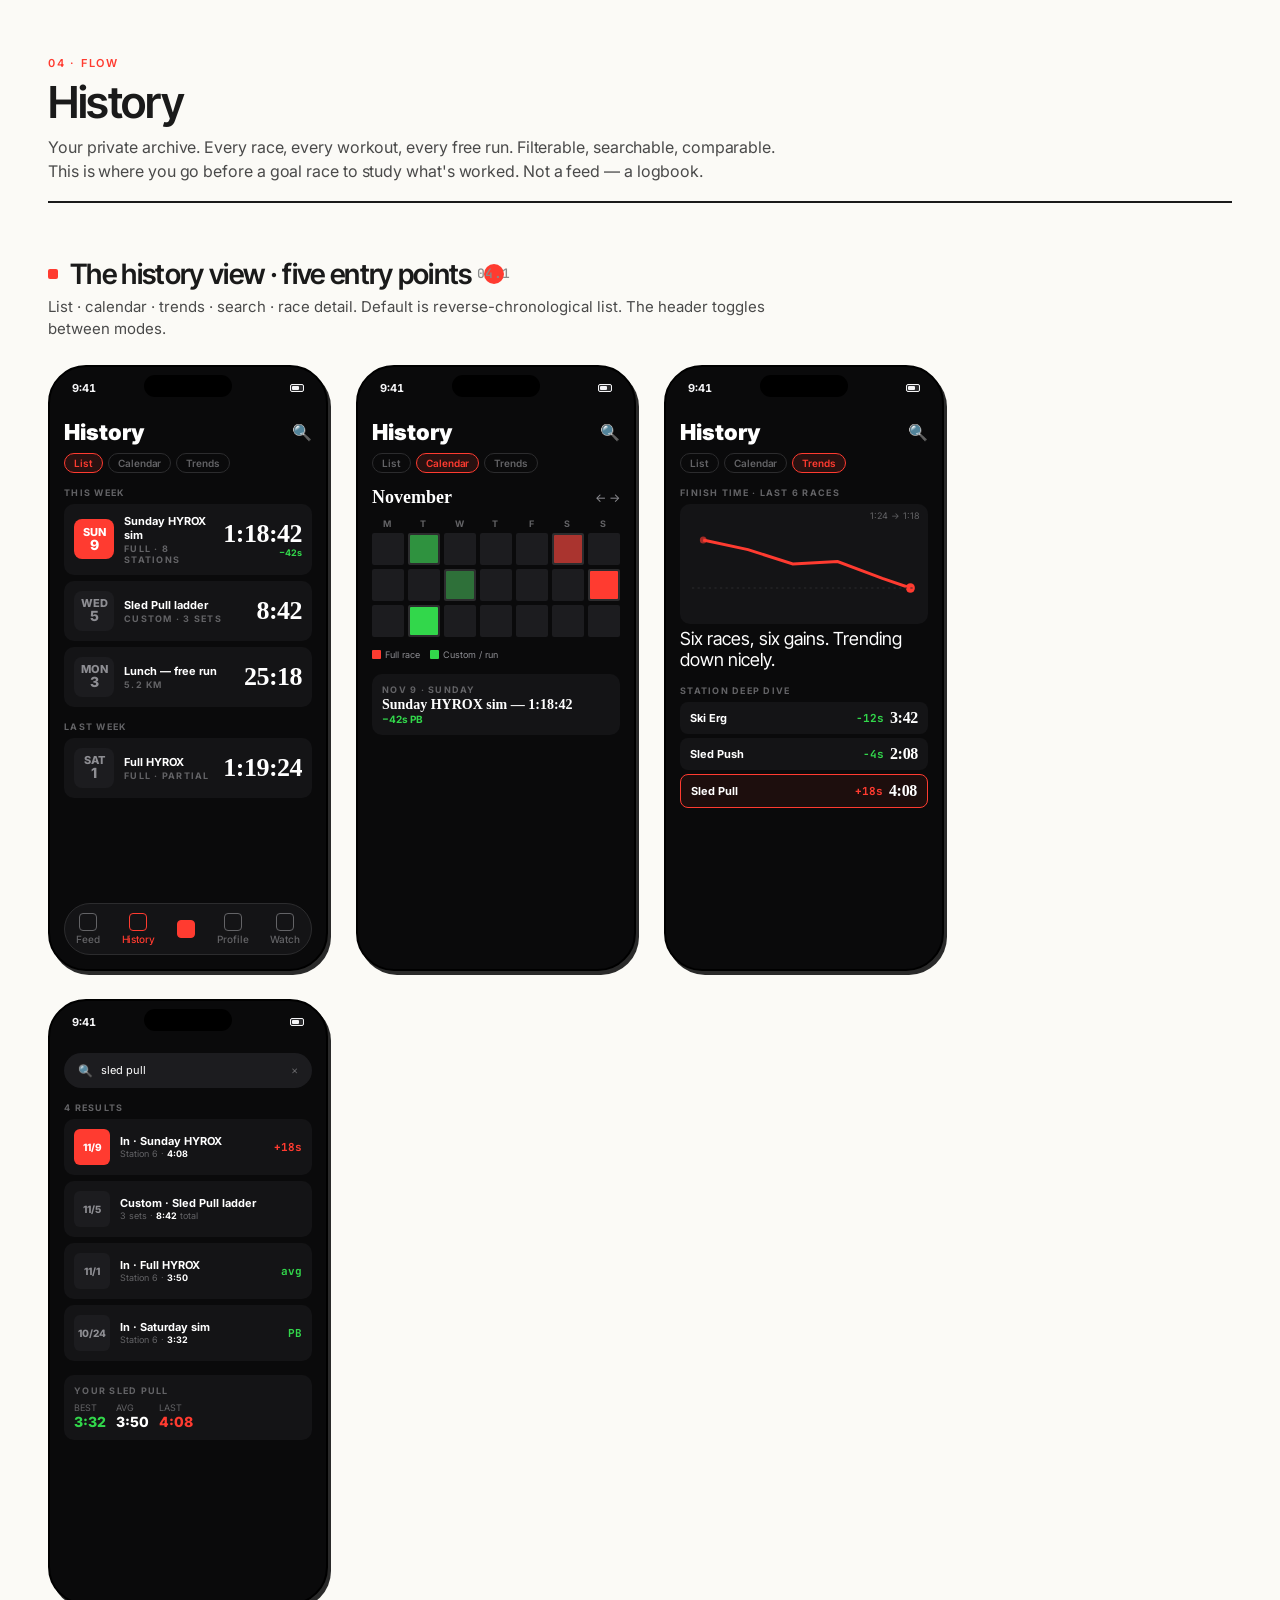
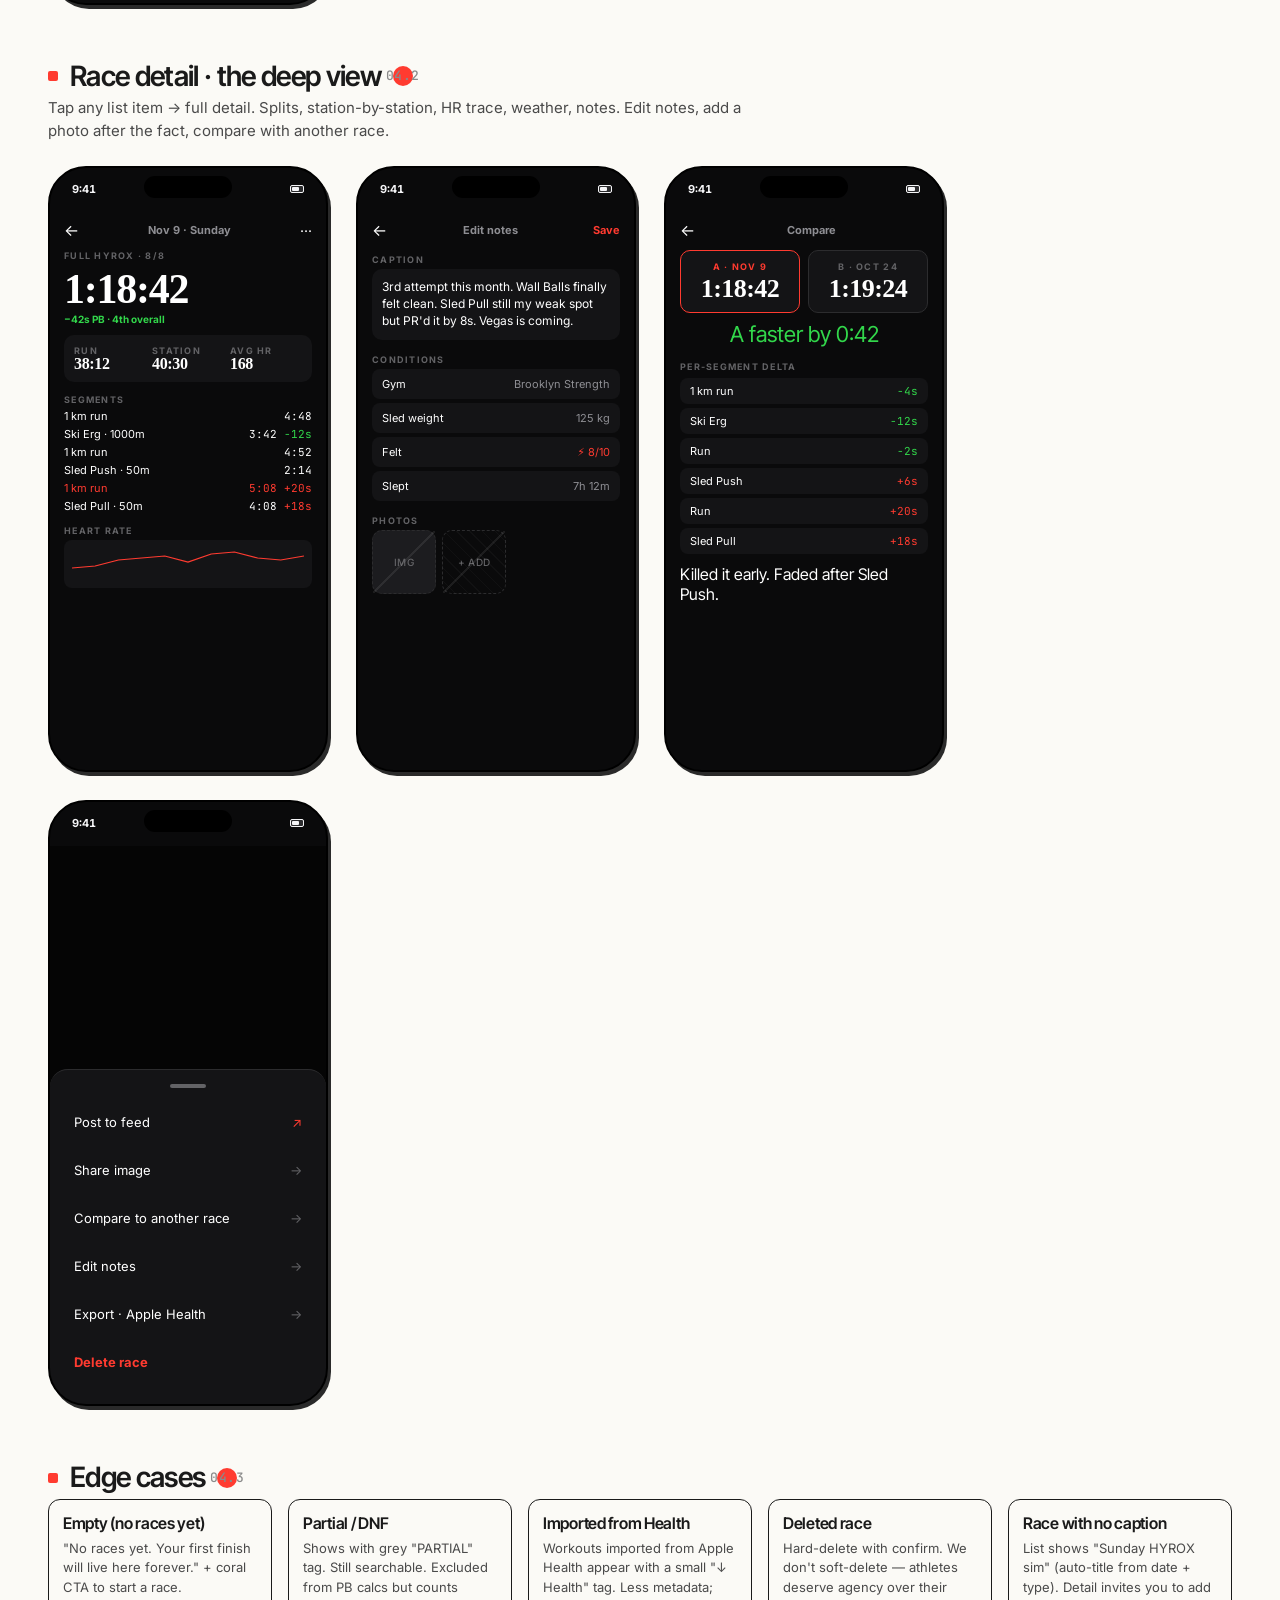
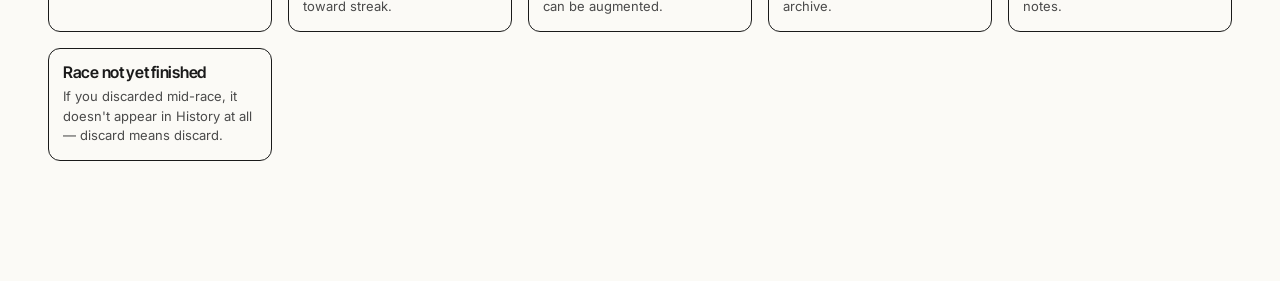
<file: trakrr-wireframes/tabs/04-history.html>
<!doctype html>
<html lang="en">
<head>
<meta charset="utf-8">
<title>04 — History flow</title>
<link href="https://fonts.googleapis.com/css2?family=Inter+Tight:wght@500;600;700&family=Inter:wght@400;500;600&family=JetBrains+Mono:wght@400;500&display=swap" rel="stylesheet">
<link rel="stylesheet" href="../styles/sketch.css">
<style>
  .race-num { font-family: -apple-system, "SF Pro Rounded"; font-weight: 800; font-feature-settings: "tnum"; letter-spacing: -.02em; color: #fff; }
  .race-num.lg { font-size: 26px; line-height: 1; }
  .race-num.md { font-size: 16px; line-height: 1; }
  .caps-w { font-family: var(--ui); font-weight: 700; font-size: 9px; letter-spacing: .14em; color: var(--text-night-3); text-transform: uppercase; }
  .row-card { background: var(--night-2); border-radius: 10px; padding: 10px; display: flex; gap: 10px; align-items: center; }
  .grid-cell { aspect-ratio: 1; border-radius: 2px; }
</style>
</head>
<body>
<div class="page">
  <header>
    <div class="crumb">04 · Flow</div>
    <h1>History</h1>
    <p>Your private archive. Every race, every workout, every free run. Filterable, searchable, comparable. This is where you go before a goal race to study what's worked. Not a feed — a logbook.</p>
  </header>

  <h2 class="section"><span>The history view · five entry points</span><span class="num">04.1</span></h2>
  <p class="lede">List · calendar · trends · search · race detail. Default is reverse-chronological list. The header toggles between modes.</p>

  <div class="row-grid">
    <!-- LIST -->
    <div class="phone dark">
      <div class="notch"></div>
      <div class="status"><span class="l">9:41</span><span class="r"><span class="bar"></span></span></div>
      <div class="screen" style="padding-top:8px;">
        <div class="row-f between"><div style="font-family:var(--ui);font-weight:900;font-size:22px;color:#fff;">History</div><div style="font-size:16px;color:#fff;">🔍</div></div>
        <div class="row-f" style="gap:5px;margin-top:8px;"><span class="chip" style="color:var(--coral);background:rgba(255,69,48,.12);border-color:var(--coral);font-size:10px;">List</span><span class="chip" style="color:var(--text-night-3);border-color:var(--night-rule);font-size:10px;">Calendar</span><span class="chip" style="color:var(--text-night-3);border-color:var(--night-rule);font-size:10px;">Trends</span></div>

        <div class="caps-w" style="margin-top:14px;">THIS WEEK</div>
        <div class="stack g6" style="margin-top:6px;">
          <div class="row-card"><div style="width:40px;height:40px;border-radius:8px;background:var(--coral);display:flex;flex-direction:column;align-items:center;justify-content:center;color:#fff;"><div style="font-family:var(--ui);font-weight:800;font-size:11px;line-height:1;">SUN</div><div style="font-family:var(--ui);font-weight:800;font-size:14px;line-height:1;">9</div></div><div class="stack grow"><div style="font-size:11px;color:#fff;font-weight:700;">Sunday HYROX sim</div><div class="caps-w" style="margin-top:1px;">FULL · 8 STATIONS</div></div><div style="text-align:right;"><div class="race-num lg">1:18:42</div><div style="font-size:9px;color:var(--green);font-weight:700;">−42s</div></div></div>
          <div class="row-card"><div style="width:40px;height:40px;border-radius:8px;background:var(--night-3);display:flex;flex-direction:column;align-items:center;justify-content:center;color:var(--text-night-2);"><div style="font-family:var(--ui);font-weight:800;font-size:11px;line-height:1;">WED</div><div style="font-family:var(--ui);font-weight:800;font-size:14px;line-height:1;">5</div></div><div class="stack grow"><div style="font-size:11px;color:#fff;font-weight:700;">Sled Pull ladder</div><div class="caps-w" style="margin-top:1px;">CUSTOM · 3 SETS</div></div><div style="text-align:right;"><div class="race-num lg">8:42</div></div></div>
          <div class="row-card"><div style="width:40px;height:40px;border-radius:8px;background:var(--night-3);display:flex;flex-direction:column;align-items:center;justify-content:center;color:var(--text-night-2);"><div style="font-family:var(--ui);font-weight:800;font-size:11px;line-height:1;">MON</div><div style="font-family:var(--ui);font-weight:800;font-size:14px;line-height:1;">3</div></div><div class="stack grow"><div style="font-size:11px;color:#fff;font-weight:700;">Lunch — free run</div><div class="caps-w" style="margin-top:1px;">5.2 KM</div></div><div style="text-align:right;"><div class="race-num lg">25:18</div></div></div>
        </div>

        <div class="caps-w" style="margin-top:14px;">LAST WEEK</div>
        <div class="stack g6" style="margin-top:6px;">
          <div class="row-card"><div style="width:40px;height:40px;border-radius:8px;background:var(--night-3);display:flex;flex-direction:column;align-items:center;justify-content:center;color:var(--text-night-2);"><div style="font-family:var(--ui);font-weight:800;font-size:11px;line-height:1;">SAT</div><div style="font-family:var(--ui);font-weight:800;font-size:14px;line-height:1;">1</div></div><div class="stack grow"><div style="font-size:11px;color:#fff;font-weight:700;">Full HYROX</div><div class="caps-w" style="margin-top:1px;">FULL · PARTIAL</div></div><div style="text-align:right;"><div class="race-num lg">1:19:24</div></div></div>
        </div>
        <div class="tabbar"><div class="item"><div class="ic"></div>Feed</div><div class="item active"><div class="ic"></div>History</div><div class="item" style="color:var(--coral);"><div class="ic" style="border-color:var(--coral);background:var(--coral);"></div></div><div class="item"><div class="ic"></div>Profile</div><div class="item"><div class="ic"></div>Watch</div></div>
      </div>
      <div class="label"><strong>List</strong>grouped by week</div>
    </div>

    <!-- CALENDAR -->
    <div class="phone dark">
      <div class="notch"></div>
      <div class="status"><span class="l">9:41</span><span class="r"><span class="bar"></span></span></div>
      <div class="screen" style="padding-top:8px;">
        <div class="row-f between"><div style="font-family:var(--ui);font-weight:900;font-size:22px;color:#fff;">History</div><div style="font-size:16px;color:#fff;">🔍</div></div>
        <div class="row-f" style="gap:5px;margin-top:8px;"><span class="chip" style="color:var(--text-night-3);border-color:var(--night-rule);font-size:10px;">List</span><span class="chip" style="color:var(--coral);background:rgba(255,69,48,.12);border-color:var(--coral);font-size:10px;">Calendar</span><span class="chip" style="color:var(--text-night-3);border-color:var(--night-rule);font-size:10px;">Trends</span></div>

        <div class="row-f between" style="margin-top:14px;"><div style="font-family:-apple-system,'SF Pro Rounded';font-weight:800;font-size:18px;color:#fff;">November</div><div style="display:flex;gap:8px;color:var(--text-night-2);font-size:12px;">← →</div></div>

        <div style="display:grid;grid-template-columns:repeat(7,1fr);gap:4px;margin-top:10px;">
          <div class="caps-w" style="text-align:center;">M</div><div class="caps-w" style="text-align:center;">T</div><div class="caps-w" style="text-align:center;">W</div><div class="caps-w" style="text-align:center;">T</div><div class="caps-w" style="text-align:center;">F</div><div class="caps-w" style="text-align:center;">S</div><div class="caps-w" style="text-align:center;">S</div>
        </div>
        <div style="display:grid;grid-template-columns:repeat(7,1fr);gap:4px;margin-top:4px;">
          <div class="grid-cell" style="background:var(--night-3);"></div><div class="grid-cell" style="background:var(--night-rule);position:relative;"><div style="position:absolute;inset:2px;border-radius:1px;background:var(--green);opacity:.6;"></div></div><div class="grid-cell" style="background:var(--night-3);"></div><div class="grid-cell" style="background:var(--night-3);"></div><div class="grid-cell" style="background:var(--night-3);"></div><div class="grid-cell" style="background:var(--night-rule);position:relative;"><div style="position:absolute;inset:2px;border-radius:1px;background:var(--coral);opacity:.6;"></div></div><div class="grid-cell" style="background:var(--night-3);"></div>
          <div class="grid-cell" style="background:var(--night-3);"></div><div class="grid-cell" style="background:var(--night-3);"></div><div class="grid-cell" style="background:var(--night-rule);position:relative;"><div style="position:absolute;inset:2px;border-radius:1px;background:var(--green);opacity:.4;"></div></div><div class="grid-cell" style="background:var(--night-3);"></div><div class="grid-cell" style="background:var(--night-3);"></div><div class="grid-cell" style="background:var(--night-3);"></div><div class="grid-cell" style="background:var(--night-rule);position:relative;"><div style="position:absolute;inset:2px;border-radius:1px;background:var(--coral);"></div></div>
          <div class="grid-cell" style="background:var(--night-3);"></div><div class="grid-cell" style="background:var(--night-rule);position:relative;"><div style="position:absolute;inset:2px;border-radius:1px;background:var(--green);"></div></div><div class="grid-cell" style="background:var(--night-3);"></div><div class="grid-cell" style="background:var(--night-3);"></div><div class="grid-cell" style="background:var(--night-3);"></div><div class="grid-cell" style="background:var(--night-3);"></div><div class="grid-cell" style="background:var(--night-3);"></div>
        </div>

        <div style="margin-top:12px;display:flex;gap:10px;font-size:9px;color:var(--text-night-2);font-family:var(--ui);"><div style="display:flex;gap:4px;align-items:center;"><span style="width:9px;height:9px;background:var(--coral);border-radius:1px;"></span>Full race</div><div style="display:flex;gap:4px;align-items:center;"><span style="width:9px;height:9px;background:var(--green);border-radius:1px;"></span>Custom / run</div></div>

        <div style="margin-top:14px;background:var(--night-2);border-radius:10px;padding:10px;">
          <div class="caps-w">NOV 9 · SUNDAY</div>
          <div style="font-family:-apple-system,'SF Pro Rounded';font-weight:700;font-size:14px;color:#fff;margin-top:2px;">Sunday HYROX sim — 1:18:42</div>
          <div style="font-size:10px;color:var(--green);font-family:var(--ui);font-weight:700;">−42s PB</div>
        </div>
      </div>
      <div class="label"><strong>Calendar</strong>month heatmap</div>
    </div>

    <!-- TRENDS -->
    <div class="phone dark">
      <div class="notch"></div>
      <div class="status"><span class="l">9:41</span><span class="r"><span class="bar"></span></span></div>
      <div class="screen" style="padding-top:8px;">
        <div class="row-f between"><div style="font-family:var(--ui);font-weight:900;font-size:22px;color:#fff;">History</div><div style="font-size:16px;color:#fff;">🔍</div></div>
        <div class="row-f" style="gap:5px;margin-top:8px;"><span class="chip" style="color:var(--text-night-3);border-color:var(--night-rule);font-size:10px;">List</span><span class="chip" style="color:var(--text-night-3);border-color:var(--night-rule);font-size:10px;">Calendar</span><span class="chip" style="color:var(--coral);background:rgba(255,69,48,.12);border-color:var(--coral);font-size:10px;">Trends</span></div>

        <div class="caps-w" style="margin-top:14px;">FINISH TIME · LAST 6 RACES</div>
        <div style="background:var(--night-2);border-radius:10px;padding:12px;margin-top:6px;height:120px;position:relative;">
          <svg viewBox="0 0 200 80" preserveAspectRatio="none" style="width:100%;height:100%;">
            <polyline points="10,20 50,28 90,40 130,38 170,52 195,60" fill="none" stroke="#FF3B30" stroke-width="2.5"/>
            <circle cx="195" cy="60" r="4" fill="#FF3B30"/>
            <circle cx="10" cy="20" r="3" fill="#FF3B30" opacity=".6"/>
            <line x1="0" y1="60" x2="200" y2="60" stroke="#2C2C2E" stroke-width=".8" stroke-dasharray="2 3"/>
          </svg>
          <div style="position:absolute;top:6px;right:8px;font-family:var(--ui);font-size:9px;color:var(--text-night-3);">1:24 → 1:18</div>
        </div>
        <div style="font-family:var(--hand);font-size:18px;color:#fff;margin-top:4px;line-height:1.2;">Six races, six gains. Trending down nicely.</div>

        <div class="caps-w" style="margin-top:14px;">STATION DEEP DIVE</div>
        <div class="stack g4" style="margin-top:6px;">
          <div class="row-f between" style="background:var(--night-2);border-radius:8px;padding:8px 10px;"><div style="font-size:11px;color:#fff;font-weight:700;">Ski Erg</div><div style="display:flex;gap:6px;align-items:center;"><span style="font-family:var(--mono);font-size:11px;color:var(--green);font-weight:700;">−12s</span><div class="race-num md">3:42</div></div></div>
          <div class="row-f between" style="background:var(--night-2);border-radius:8px;padding:8px 10px;"><div style="font-size:11px;color:#fff;font-weight:700;">Sled Push</div><div style="display:flex;gap:6px;align-items:center;"><span style="font-family:var(--mono);font-size:11px;color:var(--green);font-weight:700;">−4s</span><div class="race-num md">2:08</div></div></div>
          <div class="row-f between" style="background:rgba(255,69,48,.08);border:1px solid var(--coral);border-radius:8px;padding:8px 10px;"><div style="font-size:11px;color:#fff;font-weight:700;">Sled Pull</div><div style="display:flex;gap:6px;align-items:center;"><span style="font-family:var(--mono);font-size:11px;color:var(--coral);font-weight:700;">+18s</span><div class="race-num md">4:08</div></div></div>
        </div>
      </div>
      <div class="label"><strong>Trends</strong>finish time + station drift</div>
    </div>

    <!-- SEARCH -->
    <div class="phone dark">
      <div class="notch"></div>
      <div class="status"><span class="l">9:41</span><span class="r"><span class="bar"></span></span></div>
      <div class="screen" style="padding-top:8px;">
        <div style="background:var(--night-3);border-radius:999px;padding:10px 14px;display:flex;gap:8px;align-items:center;"><span style="font-size:12px;color:var(--coral);">🔍</span><span style="font-size:11px;color:#fff;flex:1;">sled pull</span><span style="font-size:11px;color:var(--text-night-3);">×</span></div>

        <div class="caps-w" style="margin-top:14px;">4 RESULTS</div>
        <div class="stack g6" style="margin-top:6px;">
          <div class="row-card"><div style="width:36px;height:36px;border-radius:6px;background:var(--coral);display:flex;align-items:center;justify-content:center;color:#fff;font-family:var(--ui);font-weight:800;font-size:10px;">11/9</div><div class="stack grow"><div style="font-size:11px;color:#fff;font-weight:700;">In · Sunday HYROX</div><div style="font-size:9px;color:var(--text-night-3);">Station 6 · <b style="color:#fff;">4:08</b></div></div><div style="font-family:var(--mono);font-size:11px;color:var(--coral);font-weight:700;">+18s</div></div>
          <div class="row-card"><div style="width:36px;height:36px;border-radius:6px;background:var(--night-3);display:flex;align-items:center;justify-content:center;color:var(--text-night-2);font-family:var(--ui);font-weight:800;font-size:10px;">11/5</div><div class="stack grow"><div style="font-size:11px;color:#fff;font-weight:700;">Custom · Sled Pull ladder</div><div style="font-size:9px;color:var(--text-night-3);">3 sets · <b style="color:#fff;">8:42</b> total</div></div></div>
          <div class="row-card"><div style="width:36px;height:36px;border-radius:6px;background:var(--night-3);display:flex;align-items:center;justify-content:center;color:var(--text-night-2);font-family:var(--ui);font-weight:800;font-size:10px;">11/1</div><div class="stack grow"><div style="font-size:11px;color:#fff;font-weight:700;">In · Full HYROX</div><div style="font-size:9px;color:var(--text-night-3);">Station 6 · <b style="color:#fff;">3:50</b></div></div><div style="font-family:var(--mono);font-size:11px;color:var(--green);font-weight:700;">avg</div></div>
          <div class="row-card"><div style="width:36px;height:36px;border-radius:6px;background:var(--night-3);display:flex;align-items:center;justify-content:center;color:var(--text-night-2);font-family:var(--ui);font-weight:800;font-size:10px;">10/24</div><div class="stack grow"><div style="font-size:11px;color:#fff;font-weight:700;">In · Saturday sim</div><div style="font-size:9px;color:var(--text-night-3);">Station 6 · <b style="color:#fff;">3:32</b></div></div><div style="font-family:var(--mono);font-size:11px;color:var(--green);font-weight:700;">PB</div></div>
        </div>

        <div style="margin-top:14px;background:var(--night-2);border-radius:10px;padding:10px;">
          <div class="caps-w">YOUR SLED PULL</div>
          <div style="display:flex;gap:10px;margin-top:6px;font-family:var(--ui);"><div><div style="font-size:9px;color:var(--text-night-3);">BEST</div><div style="font-size:14px;color:var(--green);font-weight:800;">3:32</div></div><div><div style="font-size:9px;color:var(--text-night-3);">AVG</div><div style="font-size:14px;color:#fff;font-weight:800;">3:50</div></div><div><div style="font-size:9px;color:var(--text-night-3);">LAST</div><div style="font-size:14px;color:var(--coral);font-weight:800;">4:08</div></div></div>
        </div>
      </div>
      <div class="label"><strong>Search</strong>by station, type, date</div>
    </div>
  </div>

  <h2 class="section"><span>Race detail · the deep view</span><span class="num">04.2</span></h2>
  <p class="lede">Tap any list item → full detail. Splits, station-by-station, HR trace, weather, notes. Edit notes, add a photo after the fact, compare with another race.</p>

  <div class="row-grid">
    <!-- DETAIL -->
    <div class="phone dark">
      <div class="notch"></div>
      <div class="status"><span class="l">9:41</span><span class="r"><span class="bar"></span></span></div>
      <div class="screen" style="padding-top:8px;">
        <div class="row-f between"><div style="color:#fff;font-size:16px;">←</div><div style="font-family:var(--ui);font-weight:700;font-size:11px;color:var(--text-night-2);">Nov 9 · Sunday</div><div style="color:#fff;font-size:14px;">···</div></div>
        <div style="margin-top:10px;"><div class="caps-w">FULL HYROX · 8/8</div><div class="race-num" style="font-size:42px;margin-top:4px;letter-spacing:-.03em;">1:18:42</div><div style="font-size:10px;color:var(--green);font-weight:700;font-family:var(--ui);">−42s PB · 4th overall</div></div>

        <div style="background:var(--night-2);border-radius:10px;padding:10px;margin-top:10px;display:grid;grid-template-columns:1fr 1fr 1fr;gap:6px;">
          <div><div class="caps-w">RUN</div><div class="race-num md">38:12</div></div>
          <div><div class="caps-w">STATION</div><div class="race-num md">40:30</div></div>
          <div><div class="caps-w">AVG HR</div><div class="race-num md">168</div></div>
        </div>

        <div class="caps-w" style="margin-top:12px;">SEGMENTS</div>
        <div class="stack g4" style="margin-top:4px;font-family:var(--ui);font-size:11px;color:#fff;">
          <div class="row-f between"><span>1 km run</span><span class="mono">4:48</span></div>
          <div class="row-f between"><span>Ski Erg · 1000m</span><span class="mono">3:42 <span style="color:var(--green);">−12s</span></span></div>
          <div class="row-f between"><span>1 km run</span><span class="mono">4:52</span></div>
          <div class="row-f between"><span>Sled Push · 50m</span><span class="mono">2:14</span></div>
          <div class="row-f between" style="color:var(--coral);"><span>1 km run</span><span class="mono">5:08 +20s</span></div>
          <div class="row-f between"><span>Sled Pull · 50m</span><span class="mono">4:08 <span style="color:var(--coral);">+18s</span></span></div>
        </div>

        <div class="caps-w" style="margin-top:12px;">HEART RATE</div>
        <div style="background:var(--night-2);border-radius:8px;padding:8px;margin-top:4px;height:48px;position:relative;">
          <svg viewBox="0 0 200 32" preserveAspectRatio="none" style="width:100%;height:100%;"><polyline points="0,20 20,18 40,12 60,10 80,8 100,14 120,6 140,4 160,10 180,12 200,8" fill="none" stroke="#FF3B30" stroke-width="1.2"/></svg>
        </div>
      </div>
      <div class="label"><strong>Detail</strong>splits + HR trace</div>
    </div>

    <!-- NOTES + EDIT -->
    <div class="phone dark">
      <div class="notch"></div>
      <div class="status"><span class="l">9:41</span><span class="r"><span class="bar"></span></span></div>
      <div class="screen" style="padding-top:8px;">
        <div class="row-f between"><div style="color:#fff;font-size:16px;">←</div><div style="font-family:var(--ui);font-weight:700;font-size:11px;color:var(--text-night-2);">Edit notes</div><div style="color:var(--coral);font-size:11px;font-weight:700;">Save</div></div>

        <div class="caps-w" style="margin-top:14px;">CAPTION</div>
        <div style="background:var(--night-2);border-radius:10px;padding:10px;margin-top:4px;font-size:12px;color:#fff;line-height:1.4;">3rd attempt this month. Wall Balls finally felt clean. Sled Pull still my weak spot but PR'd it by 8s. Vegas is coming.</div>

        <div class="caps-w" style="margin-top:14px;">CONDITIONS</div>
        <div class="stack g4" style="margin-top:4px;">
          <div class="row-f between" style="background:var(--night-2);border-radius:8px;padding:8px 10px;font-size:11px;color:#fff;"><span>Gym</span><span style="color:var(--text-night-2);">Brooklyn Strength</span></div>
          <div class="row-f between" style="background:var(--night-2);border-radius:8px;padding:8px 10px;font-size:11px;color:#fff;"><span>Sled weight</span><span style="color:var(--text-night-2);">125 kg</span></div>
          <div class="row-f between" style="background:var(--night-2);border-radius:8px;padding:8px 10px;font-size:11px;color:#fff;"><span>Felt</span><span style="color:var(--coral);">⚡ 8/10</span></div>
          <div class="row-f between" style="background:var(--night-2);border-radius:8px;padding:8px 10px;font-size:11px;color:#fff;"><span>Slept</span><span style="color:var(--text-night-2);">7h 12m</span></div>
        </div>

        <div class="caps-w" style="margin-top:14px;">PHOTOS</div>
        <div style="display:flex;gap:6px;margin-top:4px;"><div class="photo" style="aspect-ratio:1;width:64px;border-color:var(--night-rule);background:var(--night-3);font-size:10px;">img</div><div class="photo" style="aspect-ratio:1;width:64px;border-color:var(--night-rule);font-size:10px;">+ add</div></div>
      </div>
      <div class="label"><strong>Edit notes</strong>caption, conditions, photos</div>
    </div>

    <!-- COMPARE -->
    <div class="phone dark">
      <div class="notch"></div>
      <div class="status"><span class="l">9:41</span><span class="r"><span class="bar"></span></span></div>
      <div class="screen" style="padding-top:8px;">
        <div class="row-f between"><div style="color:#fff;font-size:16px;">←</div><div style="font-family:var(--ui);font-weight:700;font-size:11px;color:var(--text-night-2);">Compare</div><div></div></div>

        <div style="margin-top:10px;display:grid;grid-template-columns:1fr 1fr;gap:8px;">
          <div style="background:var(--night-2);border:1.5px solid var(--coral);border-radius:10px;padding:10px;text-align:center;"><div class="caps-w" style="color:var(--coral);">A · NOV 9</div><div class="race-num lg" style="margin-top:4px;">1:18:42</div></div>
          <div style="background:var(--night-2);border:1px solid var(--night-rule);border-radius:10px;padding:10px;text-align:center;"><div class="caps-w">B · OCT 24</div><div class="race-num lg" style="margin-top:4px;">1:19:24</div></div>
        </div>
        <div style="text-align:center;font-family:var(--hand);font-size:22px;color:var(--green);margin-top:8px;">A faster by 0:42</div>

        <div class="caps-w" style="margin-top:14px;">PER-SEGMENT DELTA</div>
        <div class="stack g4" style="margin-top:6px;font-family:var(--ui);font-size:11px;">
          <div class="row-f between" style="background:var(--night-2);border-radius:8px;padding:6px 10px;color:#fff;"><span>1 km run</span><span style="color:var(--green);font-family:var(--mono);">−4s</span></div>
          <div class="row-f between" style="background:var(--night-2);border-radius:8px;padding:6px 10px;color:#fff;"><span>Ski Erg</span><span style="color:var(--green);font-family:var(--mono);">−12s</span></div>
          <div class="row-f between" style="background:var(--night-2);border-radius:8px;padding:6px 10px;color:#fff;"><span>Run</span><span style="color:var(--green);font-family:var(--mono);">−2s</span></div>
          <div class="row-f between" style="background:var(--night-2);border-radius:8px;padding:6px 10px;color:#fff;"><span>Sled Push</span><span style="color:var(--coral);font-family:var(--mono);">+6s</span></div>
          <div class="row-f between" style="background:var(--night-2);border-radius:8px;padding:6px 10px;color:#fff;"><span>Run</span><span style="color:var(--coral);font-family:var(--mono);">+20s</span></div>
          <div class="row-f between" style="background:var(--night-2);border-radius:8px;padding:6px 10px;color:#fff;"><span>Sled Pull</span><span style="color:var(--coral);font-family:var(--mono);">+18s</span></div>
        </div>
        <div style="margin-top:10px;font-family:var(--hand);font-size:16px;color:#fff;">Killed it early. Faded after Sled Push.</div>
      </div>
      <div class="label"><strong>Compare</strong>two races side-by-side</div>
    </div>

    <!-- DETAIL · OVERFLOW MENU -->
    <div class="phone dark">
      <div class="notch"></div>
      <div class="status"><span class="l">9:41</span><span class="r"><span class="bar"></span></span></div>
      <div class="screen" style="padding-top:8px;justify-content:flex-end;background:rgba(0,0,0,.5);">
        <div style="background:var(--night-2);border-radius:18px 18px 0 0;padding:14px 8px 20px;margin:0 -14px -12px;border-top:1px solid var(--night-rule);">
          <div style="width:36px;height:4px;background:var(--text-night-3);border-radius:2px;margin:0 auto 12px;"></div>
          <div class="stack g4">
            <div style="padding:14px 16px;font-size:13px;color:#fff;display:flex;justify-content:space-between;"><span>Post to feed</span><span style="color:var(--coral);">↗</span></div>
            <div style="padding:14px 16px;font-size:13px;color:#fff;display:flex;justify-content:space-between;"><span>Share image</span><span style="color:var(--text-night-3);">→</span></div>
            <div style="padding:14px 16px;font-size:13px;color:#fff;display:flex;justify-content:space-between;"><span>Compare to another race</span><span style="color:var(--text-night-3);">→</span></div>
            <div style="padding:14px 16px;font-size:13px;color:#fff;display:flex;justify-content:space-between;"><span>Edit notes</span><span style="color:var(--text-night-3);">→</span></div>
            <div style="padding:14px 16px;font-size:13px;color:#fff;display:flex;justify-content:space-between;"><span>Export · Apple Health</span><span style="color:var(--text-night-3);">→</span></div>
            <div style="padding:14px 16px;font-size:13px;color:var(--coral);display:flex;justify-content:space-between;font-weight:700;"><span>Delete race</span><span></span></div>
          </div>
        </div>
      </div>
      <div class="label"><strong>Overflow</strong>actions sheet</div>
    </div>
  </div>

  <h2 class="section"><span>Edge cases</span><span class="num">04.3</span></h2>
  <div class="spec-grid">
    <div class="spec"><h4>Empty (no races yet)</h4><p>"No races yet. Your first finish will live here forever." + coral CTA to start a race.</p></div>
    <div class="spec"><h4>Partial / DNF</h4><p>Shows with grey "PARTIAL" tag. Still searchable. Excluded from PB calcs but counts toward streak.</p></div>
    <div class="spec"><h4>Imported from Health</h4><p>Workouts imported from Apple Health appear with a small "↓ Health" tag. Less metadata; can be augmented.</p></div>
    <div class="spec"><h4>Deleted race</h4><p>Hard-delete with confirm. We don't soft-delete — athletes deserve agency over their archive.</p></div>
    <div class="spec"><h4>Race with no caption</h4><p>List shows "Sunday HYROX sim" (auto-title from date + type). Detail invites you to add notes.</p></div>
    <div class="spec"><h4>Race not yet finished</h4><p>If you discarded mid-race, it doesn't appear in History at all — discard means discard.</p></div>
  </div>
</div>
</body>
</html>
</file>
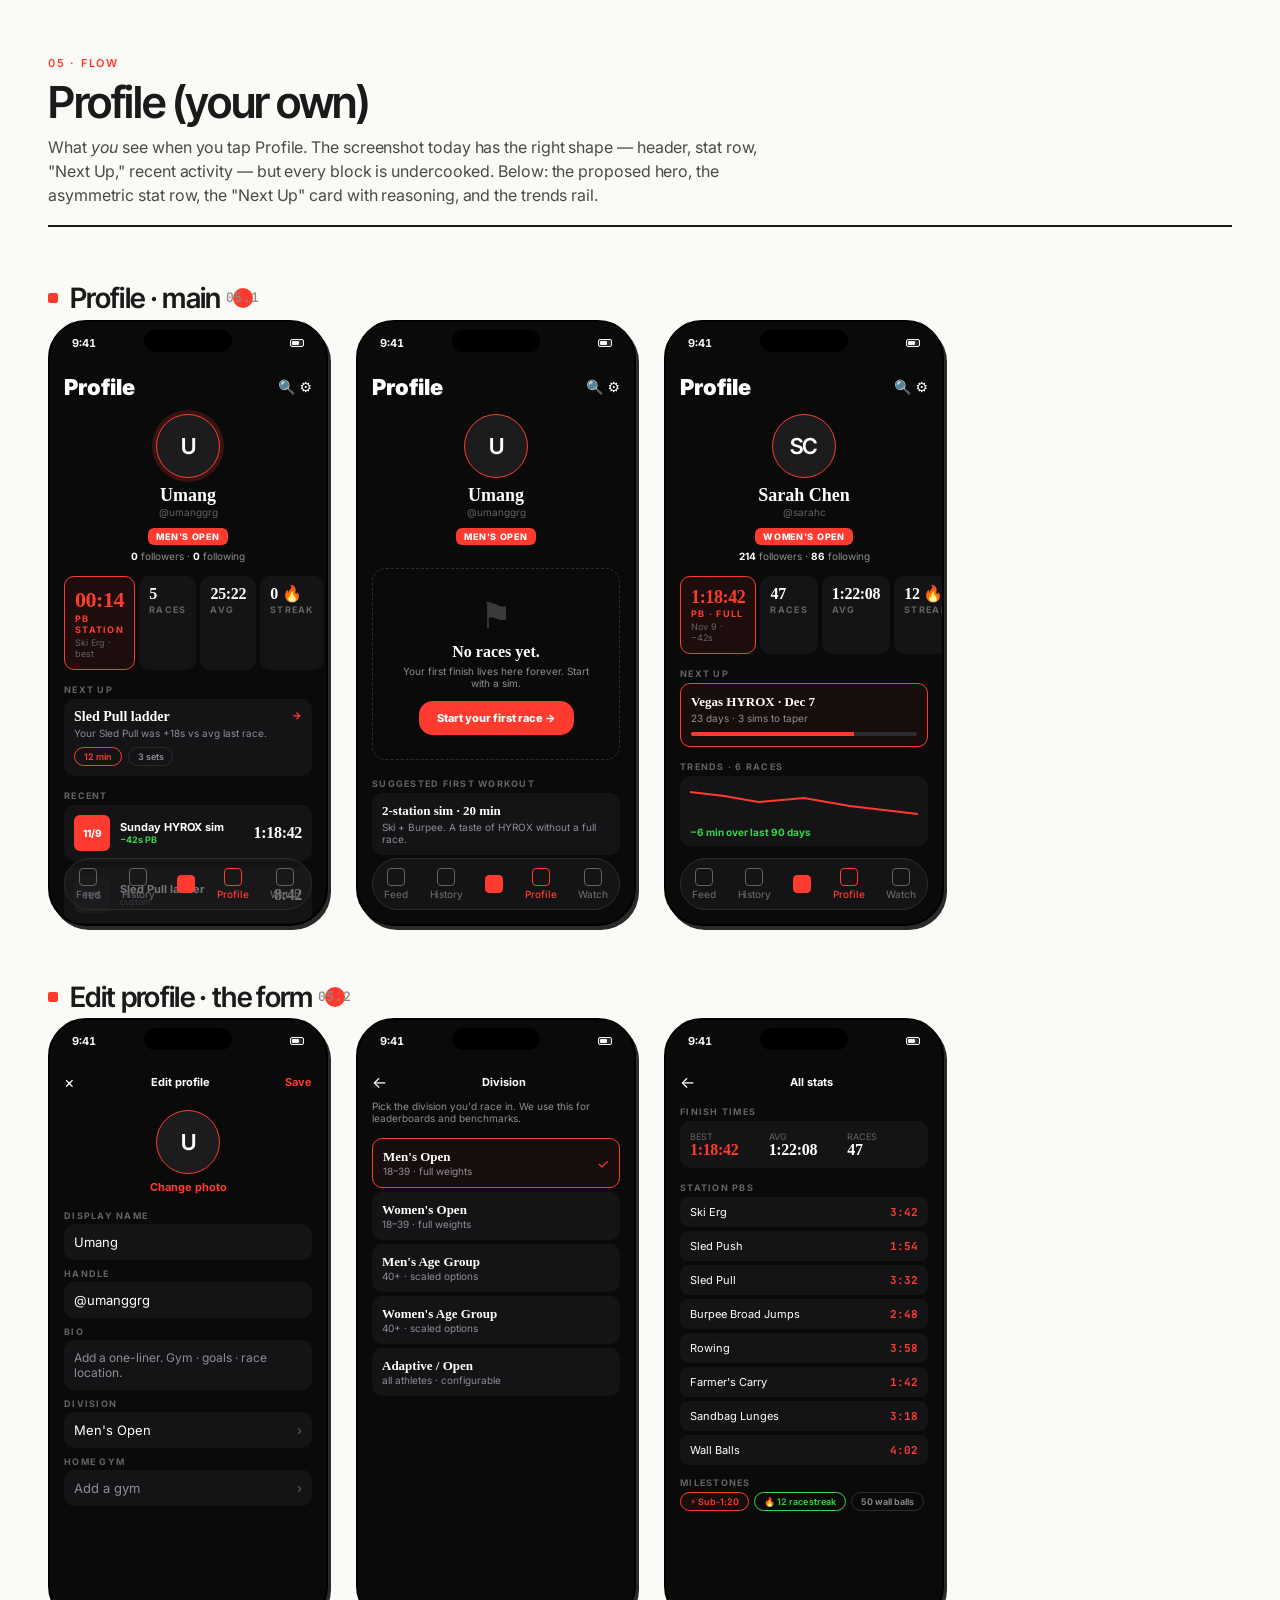
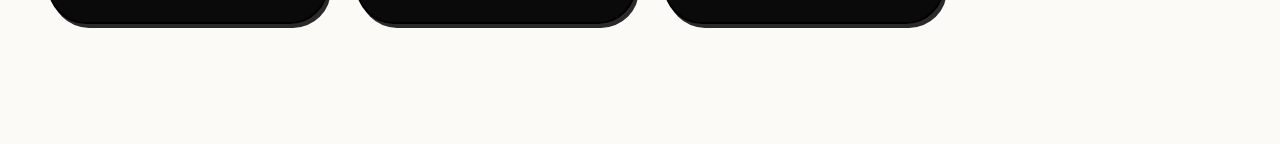
<file: trakrr-wireframes/tabs/05-profile.html>
<!doctype html>
<html lang="en">
<head>
<meta charset="utf-8">
<title>05 — Profile flow</title>
<link href="https://fonts.googleapis.com/css2?family=Inter+Tight:wght@500;600;700&family=Inter:wght@400;500;600&family=JetBrains+Mono:wght@400;500&display=swap" rel="stylesheet">
<link rel="stylesheet" href="../styles/sketch.css">
<style>
  .race-num { font-family: -apple-system, "SF Pro Rounded"; font-weight: 800; font-feature-settings: "tnum"; letter-spacing: -.02em; color: #fff; }
  .race-num.lg { font-size: 26px; line-height: 1; }
  .race-num.md { font-size: 16px; line-height: 1; }
  .caps-w { font-family: var(--ui); font-weight: 700; font-size: 9px; letter-spacing: .14em; color: var(--text-night-3); text-transform: uppercase; }
  .tile { background: var(--night-2); border-radius: 10px; padding: 10px; }
  .tile.hero { border: 1.5px solid var(--coral); background: rgba(255,69,48,.08); }
</style>
</head>
<body>
<div class="page">
  <header>
    <div class="crumb">05 · Flow</div>
    <h1>Profile (your own)</h1>
    <p>What <i>you</i> see when you tap Profile. The screenshot today has the right shape — header, stat row, "Next Up," recent activity — but every block is undercooked. Below: the proposed hero, the asymmetric stat row, the "Next Up" card with reasoning, and the trends rail.</p>
  </header>

  <h2 class="section"><span>Profile · main</span><span class="num">05.1</span></h2>

  <div class="row-grid">
    <!-- HERO + STATS -->
    <div class="phone dark">
      <div class="notch"></div>
      <div class="status"><span class="l">9:41</span><span class="r"><span class="bar"></span></span></div>
      <div class="screen" style="padding-top:8px;">
        <div class="row-f between"><div style="font-family:var(--ui);font-weight:900;font-size:22px;color:#fff;">Profile</div><div style="display:flex;gap:10px;color:#fff;font-size:14px;">🔍 ⚙</div></div>

        <div style="text-align:center;margin-top:14px;">
          <div class="av lg" style="margin:0 auto;border-color:var(--coral);box-shadow:0 0 0 4px rgba(255,69,48,.18);background:var(--night-3);color:#fff;">U</div>
          <div style="font-family:-apple-system,'SF Pro Rounded';font-weight:900;font-size:18px;color:#fff;margin-top:8px;line-height:1;">Umang</div>
          <div style="font-size:10px;color:var(--text-night-3);margin-top:2px;">@umanggrg</div>
          <div style="margin-top:6px;"><span style="background:var(--coral);color:#fff;font-family:var(--ui);font-weight:800;font-size:9px;padding:3px 8px;border-radius:6px;letter-spacing:.08em;">MEN'S OPEN</span></div>
          <div style="font-size:10px;color:var(--text-night-2);margin-top:6px;"><b style="color:#fff;">0</b> followers · <b style="color:#fff;">0</b> following</div>
        </div>

        <div style="display:grid;grid-template-columns:1.4fr 1fr 1fr 1fr;gap:4px;margin-top:14px;">
          <div class="tile hero"><div class="race-num" style="font-size:22px;color:var(--coral);">00:14</div><div class="caps-w" style="color:var(--coral);">PB STATION</div><div style="font-size:9px;color:var(--text-night-3);margin-top:2px;">Ski Erg · best</div></div>
          <div class="tile"><div class="race-num md">5</div><div class="caps-w" style="margin-top:2px;">RACES</div></div>
          <div class="tile"><div class="race-num md">25:22</div><div class="caps-w" style="margin-top:2px;">AVG</div></div>
          <div class="tile"><div class="race-num md">0 🔥</div><div class="caps-w" style="margin-top:2px;">STREAK</div></div>
        </div>

        <div class="caps-w" style="margin-top:14px;">NEXT UP</div>
        <div class="tile" style="margin-top:4px;">
          <div style="display:flex;justify-content:space-between;align-items:flex-start;"><div><div style="font-family:-apple-system,'SF Pro Rounded';font-weight:800;font-size:14px;color:#fff;">Sled Pull ladder</div><div style="font-size:10px;color:var(--text-night-2);margin-top:2px;">Your Sled Pull was +18s vs avg last race.</div></div><div style="font-size:10px;color:var(--coral);font-family:var(--ui);font-weight:800;">→</div></div>
          <div style="display:flex;gap:6px;margin-top:8px;"><span class="chip" style="color:var(--coral);border-color:var(--coral);font-size:9px;">12 min</span><span class="chip" style="color:var(--text-night-2);border-color:var(--night-rule);font-size:9px;">3 sets</span></div>
        </div>

        <div class="caps-w" style="margin-top:14px;">RECENT</div>
        <div class="stack g6" style="margin-top:4px;">
          <div class="tile" style="display:flex;gap:10px;align-items:center;"><div style="width:36px;height:36px;border-radius:6px;background:var(--coral);display:flex;align-items:center;justify-content:center;color:#fff;font-family:var(--ui);font-weight:800;font-size:10px;">11/9</div><div class="stack grow"><div style="font-size:11px;color:#fff;font-weight:700;">Sunday HYROX sim</div><div style="font-size:9px;color:var(--green);font-weight:700;">−42s PB</div></div><div class="race-num md">1:18:42</div></div>
          <div class="tile" style="display:flex;gap:10px;align-items:center;"><div style="width:36px;height:36px;border-radius:6px;background:var(--night-3);display:flex;align-items:center;justify-content:center;color:var(--text-night-2);font-family:var(--ui);font-weight:800;font-size:10px;">11/5</div><div class="stack grow"><div style="font-size:11px;color:#fff;font-weight:700;">Sled Pull ladder</div><div style="font-size:9px;color:var(--text-night-3);">custom</div></div><div class="race-num md">8:42</div></div>
        </div>
        <div class="tabbar"><div class="item"><div class="ic"></div>Feed</div><div class="item"><div class="ic"></div>History</div><div class="item" style="color:var(--coral);"><div class="ic" style="border-color:var(--coral);background:var(--coral);"></div></div><div class="item active"><div class="ic"></div>Profile</div><div class="item"><div class="ic"></div>Watch</div></div>
      </div>
      <div class="label"><strong>Profile · main</strong>hero · tiles · Next Up · recent</div>
    </div>

    <!-- EMPTY (no races) -->
    <div class="phone dark">
      <div class="notch"></div>
      <div class="status"><span class="l">9:41</span><span class="r"><span class="bar"></span></span></div>
      <div class="screen" style="padding-top:8px;">
        <div class="row-f between"><div style="font-family:var(--ui);font-weight:900;font-size:22px;color:#fff;">Profile</div><div style="display:flex;gap:10px;color:#fff;font-size:14px;">🔍 ⚙</div></div>

        <div style="text-align:center;margin-top:14px;">
          <div class="av lg" style="margin:0 auto;border-color:var(--coral);background:var(--night-3);color:#fff;">U</div>
          <div style="font-family:-apple-system,'SF Pro Rounded';font-weight:900;font-size:18px;color:#fff;margin-top:8px;line-height:1;">Umang</div>
          <div style="font-size:10px;color:var(--text-night-3);margin-top:2px;">@umanggrg</div>
          <div style="margin-top:6px;"><span style="background:var(--coral);color:#fff;font-family:var(--ui);font-weight:800;font-size:9px;padding:3px 8px;border-radius:6px;letter-spacing:.08em;">MEN'S OPEN</span></div>
        </div>

        <div style="margin-top:24px;text-align:center;padding:24px 12px;border:1.5px dashed var(--night-rule);border-radius:14px;">
          <div style="font-size:36px;opacity:.2;color:#fff;">⚑</div>
          <div style="font-family:-apple-system,'SF Pro Rounded';font-weight:800;font-size:16px;color:#fff;margin-top:6px;">No races yet.</div>
          <div style="font-size:10px;color:var(--text-night-2);margin-top:4px;max-width:200px;margin-inline:auto;">Your first finish lives here forever. Start with a sim.</div>
          <div style="background:var(--coral);color:#fff;border-radius:14px;padding:10px 18px;font-family:var(--ui);font-weight:800;font-size:11px;display:inline-block;margin-top:12px;">Start your first race →</div>
        </div>

        <div class="caps-w" style="margin-top:18px;">SUGGESTED FIRST WORKOUT</div>
        <div class="tile" style="margin-top:4px;">
          <div style="font-family:-apple-system,'SF Pro Rounded';font-weight:800;font-size:13px;color:#fff;">2-station sim · 20 min</div>
          <div style="font-size:10px;color:var(--text-night-2);margin-top:2px;">Ski + Burpee. A taste of HYROX without a full race.</div>
        </div>
        <div class="tabbar"><div class="item"><div class="ic"></div>Feed</div><div class="item"><div class="ic"></div>History</div><div class="item" style="color:var(--coral);"><div class="ic" style="border-color:var(--coral);background:var(--coral);"></div></div><div class="item active"><div class="ic"></div>Profile</div><div class="item"><div class="ic"></div>Watch</div></div>
      </div>
      <div class="label"><strong>Profile · empty</strong>day-0, no races</div>
    </div>

    <!-- POWER USER (many races) -->
    <div class="phone dark">
      <div class="notch"></div>
      <div class="status"><span class="l">9:41</span><span class="r"><span class="bar"></span></span></div>
      <div class="screen" style="padding-top:8px;">
        <div class="row-f between"><div style="font-family:var(--ui);font-weight:900;font-size:22px;color:#fff;">Profile</div><div style="display:flex;gap:10px;color:#fff;font-size:14px;">🔍 ⚙</div></div>

        <div style="text-align:center;margin-top:14px;">
          <div class="av lg" style="margin:0 auto;border-color:var(--coral);background:var(--night-3);color:#fff;">SC</div>
          <div style="font-family:-apple-system,'SF Pro Rounded';font-weight:900;font-size:18px;color:#fff;margin-top:8px;line-height:1;">Sarah Chen</div>
          <div style="font-size:10px;color:var(--text-night-3);margin-top:2px;">@sarahc</div>
          <div style="margin-top:6px;"><span style="background:var(--coral);color:#fff;font-family:var(--ui);font-weight:800;font-size:9px;padding:3px 8px;border-radius:6px;letter-spacing:.08em;">WOMEN'S OPEN</span></div>
          <div style="font-size:10px;color:var(--text-night-2);margin-top:6px;"><b style="color:#fff;">214</b> followers · <b style="color:#fff;">86</b> following</div>
        </div>

        <div style="display:grid;grid-template-columns:1.4fr 1fr 1fr 1fr;gap:4px;margin-top:14px;">
          <div class="tile hero"><div class="race-num" style="font-size:18px;color:var(--coral);">1:18:42</div><div class="caps-w" style="color:var(--coral);">PB · FULL</div><div style="font-size:9px;color:var(--text-night-3);margin-top:2px;">Nov 9 · −42s</div></div>
          <div class="tile"><div class="race-num md">47</div><div class="caps-w" style="margin-top:2px;">RACES</div></div>
          <div class="tile"><div class="race-num md">1:22:08</div><div class="caps-w" style="margin-top:2px;">AVG</div></div>
          <div class="tile"><div class="race-num md">12 🔥</div><div class="caps-w" style="margin-top:2px;">STREAK</div></div>
        </div>

        <div class="caps-w" style="margin-top:14px;">NEXT UP</div>
        <div class="tile" style="margin-top:4px;border:1px solid var(--coral);background:rgba(255,69,48,.06);">
          <div style="display:flex;justify-content:space-between;"><div><div style="font-family:-apple-system,'SF Pro Rounded';font-weight:800;font-size:13px;color:#fff;">Vegas HYROX · Dec 7</div><div style="font-size:10px;color:var(--text-night-2);margin-top:2px;">23 days · 3 sims to taper</div></div></div>
          <div style="width:100%;height:4px;background:var(--night-rule);border-radius:2px;margin-top:8px;overflow:hidden;"><div style="width:72%;height:100%;background:var(--coral);"></div></div>
        </div>

        <div class="caps-w" style="margin-top:14px;">TRENDS · 6 RACES</div>
        <div class="tile" style="margin-top:4px;padding:8px 10px;">
          <svg viewBox="0 0 200 36" preserveAspectRatio="none" style="width:100%;height:36px;"><polyline points="0,8 30,12 60,18 100,14 140,22 170,26 200,30" fill="none" stroke="#FF3B30" stroke-width="2"/></svg>
          <div style="font-size:10px;color:var(--green);font-family:var(--ui);font-weight:700;margin-top:2px;">−6 min over last 90 days</div>
        </div>
        <div class="tabbar"><div class="item"><div class="ic"></div>Feed</div><div class="item"><div class="ic"></div>History</div><div class="item" style="color:var(--coral);"><div class="ic" style="border-color:var(--coral);background:var(--coral);"></div></div><div class="item active"><div class="ic"></div>Profile</div><div class="item"><div class="ic"></div>Watch</div></div>
      </div>
      <div class="label"><strong>Profile · veteran</strong>47 races, racing Vegas</div>
    </div>
  </div>

  <h2 class="section"><span>Edit profile · the form</span><span class="num">05.2</span></h2>

  <div class="row-grid">
    <!-- EDIT PROFILE -->
    <div class="phone dark">
      <div class="notch"></div>
      <div class="status"><span class="l">9:41</span><span class="r"><span class="bar"></span></span></div>
      <div class="screen" style="padding-top:8px;">
        <div class="row-f between"><div style="color:#fff;font-size:16px;">×</div><div style="font-family:var(--ui);font-weight:700;font-size:11px;color:#fff;">Edit profile</div><div style="color:var(--coral);font-size:11px;font-weight:700;">Save</div></div>

        <div style="text-align:center;margin-top:18px;"><div class="av lg" style="margin:0 auto;background:var(--night-3);color:#fff;border-color:var(--coral);">U</div><div style="font-family:var(--ui);font-size:11px;color:var(--coral);font-weight:700;margin-top:6px;">Change photo</div></div>

        <div class="stack g8" style="margin-top:16px;">
          <div><div class="caps-w">DISPLAY NAME</div><div style="background:var(--night-2);border-radius:10px;padding:10px;margin-top:3px;font-size:13px;color:#fff;">Umang</div></div>
          <div><div class="caps-w">HANDLE</div><div style="background:var(--night-2);border-radius:10px;padding:10px;margin-top:3px;font-size:13px;color:#fff;">@umanggrg</div></div>
          <div><div class="caps-w">BIO</div><div style="background:var(--night-2);border-radius:10px;padding:10px;margin-top:3px;font-size:12px;color:var(--text-night-2);min-height:48px;">Add a one-liner. Gym · goals · race location.</div></div>
          <div><div class="caps-w">DIVISION</div><div style="background:var(--night-2);border-radius:10px;padding:10px;margin-top:3px;font-size:13px;color:#fff;display:flex;justify-content:space-between;"><span>Men's Open</span><span style="color:var(--text-night-3);">›</span></div></div>
          <div><div class="caps-w">HOME GYM</div><div style="background:var(--night-2);border-radius:10px;padding:10px;margin-top:3px;font-size:13px;color:var(--text-night-2);display:flex;justify-content:space-between;"><span>Add a gym</span><span style="color:var(--text-night-3);">›</span></div></div>
        </div>
      </div>
      <div class="label"><strong>Edit profile</strong>name · bio · division · gym</div>
    </div>

    <!-- DIVISION PICKER -->
    <div class="phone dark">
      <div class="notch"></div>
      <div class="status"><span class="l">9:41</span><span class="r"><span class="bar"></span></span></div>
      <div class="screen" style="padding-top:8px;">
        <div class="row-f between"><div style="color:#fff;font-size:16px;">←</div><div style="font-family:var(--ui);font-weight:700;font-size:11px;color:#fff;">Division</div><div></div></div>
        <div style="font-size:10px;color:var(--text-night-2);margin-top:8px;max-width:240px;">Pick the division you'd race in. We use this for leaderboards and benchmarks.</div>

        <div class="stack g4" style="margin-top:14px;">
          <div class="tile" style="display:flex;justify-content:space-between;align-items:center;border:1.5px solid var(--coral);background:rgba(255,69,48,.06);"><div><div style="font-family:-apple-system,'SF Pro Rounded';font-weight:800;font-size:13px;color:#fff;">Men's Open</div><div style="font-size:10px;color:var(--text-night-2);">18–39 · full weights</div></div><div style="color:var(--coral);font-size:14px;">✓</div></div>
          <div class="tile"><div style="font-family:-apple-system,'SF Pro Rounded';font-weight:800;font-size:13px;color:#fff;">Women's Open</div><div style="font-size:10px;color:var(--text-night-2);">18–39 · full weights</div></div>
          <div class="tile"><div style="font-family:-apple-system,'SF Pro Rounded';font-weight:800;font-size:13px;color:#fff;">Men's Age Group</div><div style="font-size:10px;color:var(--text-night-2);">40+ · scaled options</div></div>
          <div class="tile"><div style="font-family:-apple-system,'SF Pro Rounded';font-weight:800;font-size:13px;color:#fff;">Women's Age Group</div><div style="font-size:10px;color:var(--text-night-2);">40+ · scaled options</div></div>
          <div class="tile"><div style="font-family:-apple-system,'SF Pro Rounded';font-weight:800;font-size:13px;color:#fff;">Adaptive / Open</div><div style="font-size:10px;color:var(--text-night-2);">all athletes · configurable</div></div>
        </div>
      </div>
      <div class="label"><strong>Division picker</strong>5 standard options</div>
    </div>

    <!-- ACHIEVEMENTS / STATS DEEP -->
    <div class="phone dark">
      <div class="notch"></div>
      <div class="status"><span class="l">9:41</span><span class="r"><span class="bar"></span></span></div>
      <div class="screen" style="padding-top:8px;">
        <div class="row-f between"><div style="color:#fff;font-size:16px;">←</div><div style="font-family:var(--ui);font-weight:700;font-size:11px;color:#fff;">All stats</div><div></div></div>

        <div class="caps-w" style="margin-top:14px;">FINISH TIMES</div>
        <div style="background:var(--night-2);border-radius:10px;padding:10px;margin-top:4px;display:grid;grid-template-columns:1fr 1fr 1fr;gap:8px;">
          <div><div style="font-size:9px;color:var(--text-night-3);">BEST</div><div class="race-num md" style="color:var(--coral);">1:18:42</div></div>
          <div><div style="font-size:9px;color:var(--text-night-3);">AVG</div><div class="race-num md">1:22:08</div></div>
          <div><div style="font-size:9px;color:var(--text-night-3);">RACES</div><div class="race-num md">47</div></div>
        </div>

        <div class="caps-w" style="margin-top:14px;">STATION PBs</div>
        <div class="stack g4" style="margin-top:4px;font-family:var(--ui);font-size:11px;">
          <div class="row-f between" style="background:var(--night-2);border-radius:8px;padding:8px 10px;color:#fff;"><span>Ski Erg</span><span class="mono" style="color:var(--coral);font-weight:700;">3:42</span></div>
          <div class="row-f between" style="background:var(--night-2);border-radius:8px;padding:8px 10px;color:#fff;"><span>Sled Push</span><span class="mono" style="color:var(--coral);font-weight:700;">1:54</span></div>
          <div class="row-f between" style="background:var(--night-2);border-radius:8px;padding:8px 10px;color:#fff;"><span>Sled Pull</span><span class="mono" style="color:var(--coral);font-weight:700;">3:32</span></div>
          <div class="row-f between" style="background:var(--night-2);border-radius:8px;padding:8px 10px;color:#fff;"><span>Burpee Broad Jumps</span><span class="mono" style="color:var(--coral);font-weight:700;">2:48</span></div>
          <div class="row-f between" style="background:var(--night-2);border-radius:8px;padding:8px 10px;color:#fff;"><span>Rowing</span><span class="mono" style="color:var(--coral);font-weight:700;">3:58</span></div>
          <div class="row-f between" style="background:var(--night-2);border-radius:8px;padding:8px 10px;color:#fff;"><span>Farmer's Carry</span><span class="mono" style="color:var(--coral);font-weight:700;">1:42</span></div>
          <div class="row-f between" style="background:var(--night-2);border-radius:8px;padding:8px 10px;color:#fff;"><span>Sandbag Lunges</span><span class="mono" style="color:var(--coral);font-weight:700;">3:18</span></div>
          <div class="row-f between" style="background:var(--night-2);border-radius:8px;padding:8px 10px;color:#fff;"><span>Wall Balls</span><span class="mono" style="color:var(--coral);font-weight:700;">4:02</span></div>
        </div>

        <div class="caps-w" style="margin-top:12px;">MILESTONES</div>
        <div style="display:flex;flex-wrap:wrap;gap:5px;margin-top:4px;">
          <span class="chip" style="color:var(--coral);border-color:var(--coral);background:rgba(255,69,48,.06);font-size:9px;">⚡ Sub-1:20</span>
          <span class="chip" style="color:var(--green);border-color:var(--green);font-size:9px;">🔥 12 race streak</span>
          <span class="chip" style="color:var(--text-night-2);border-color:var(--night-rule);font-size:9px;">50 wall balls</span>
        </div>
      </div>
      <div class="label"><strong>All stats</strong>per-station PBs + milestones</div>
    </div>
  </div>
</div>
</body>
</html>
</file>
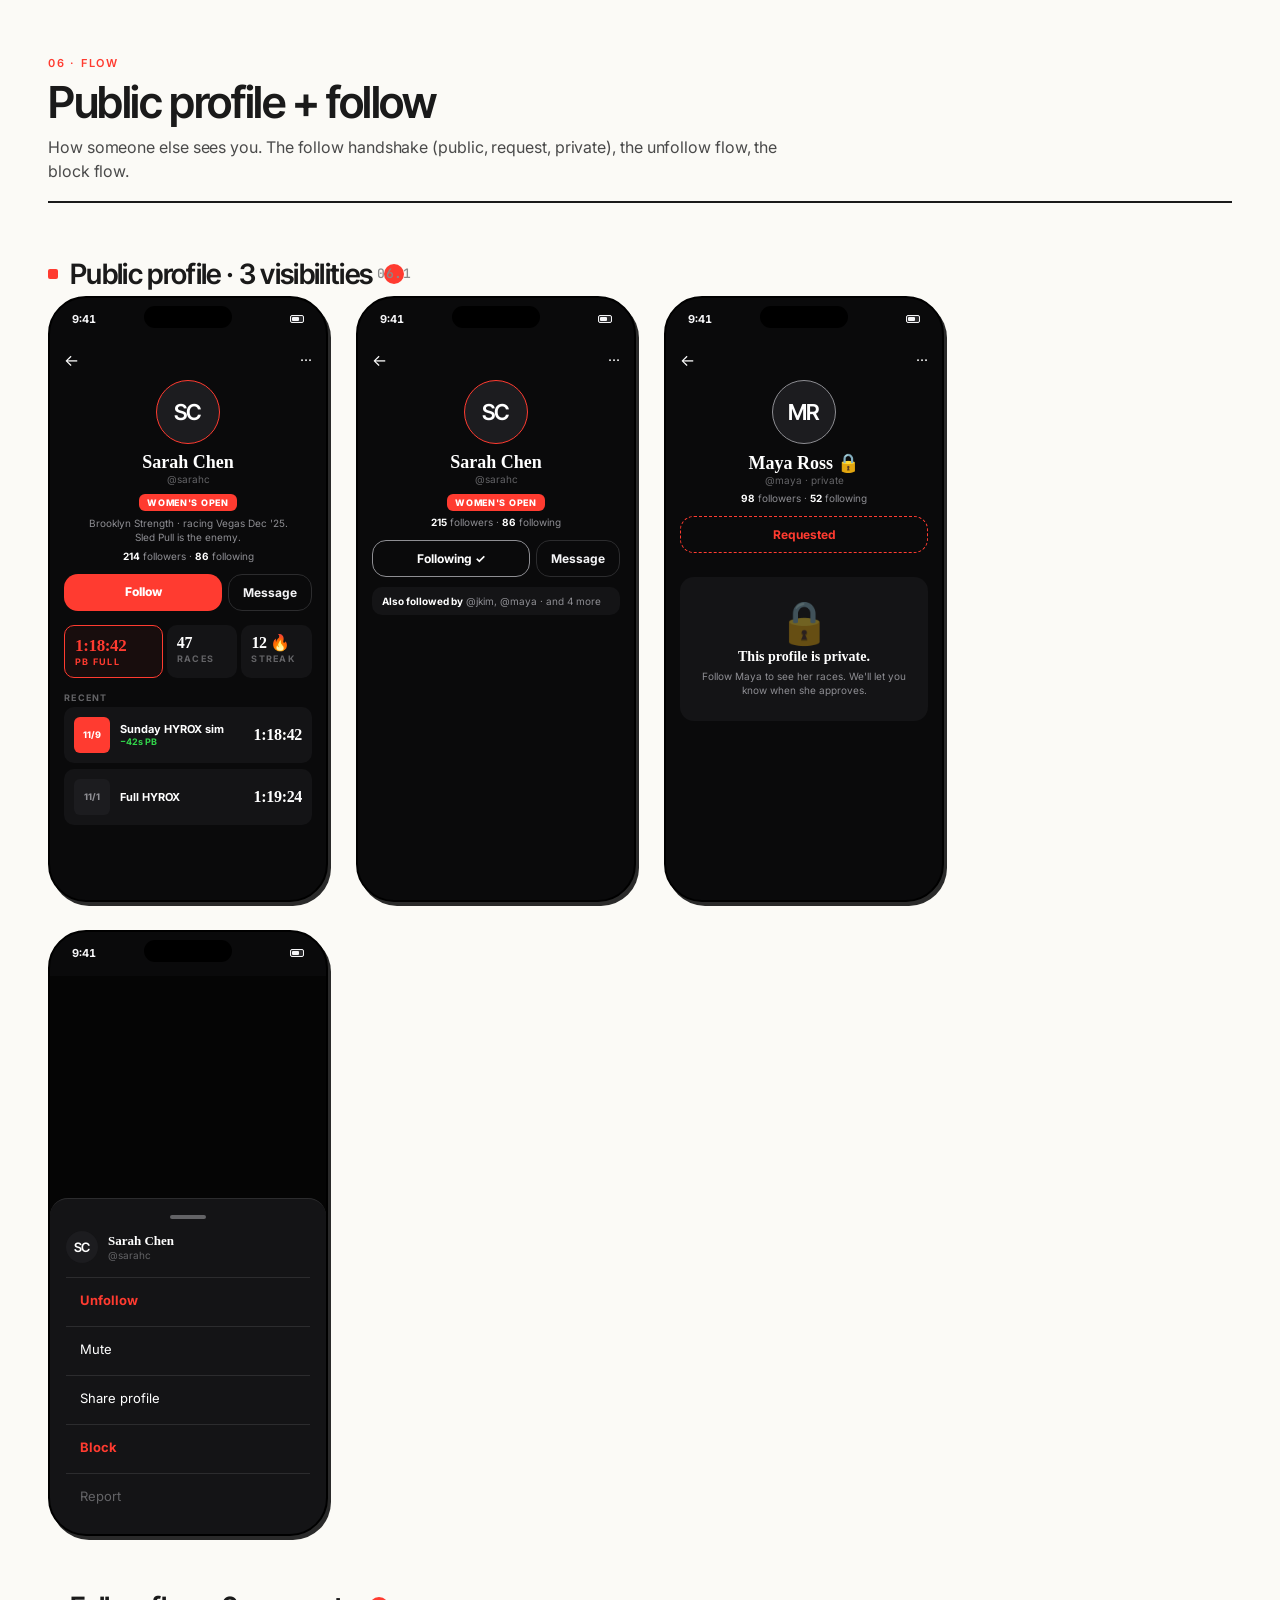
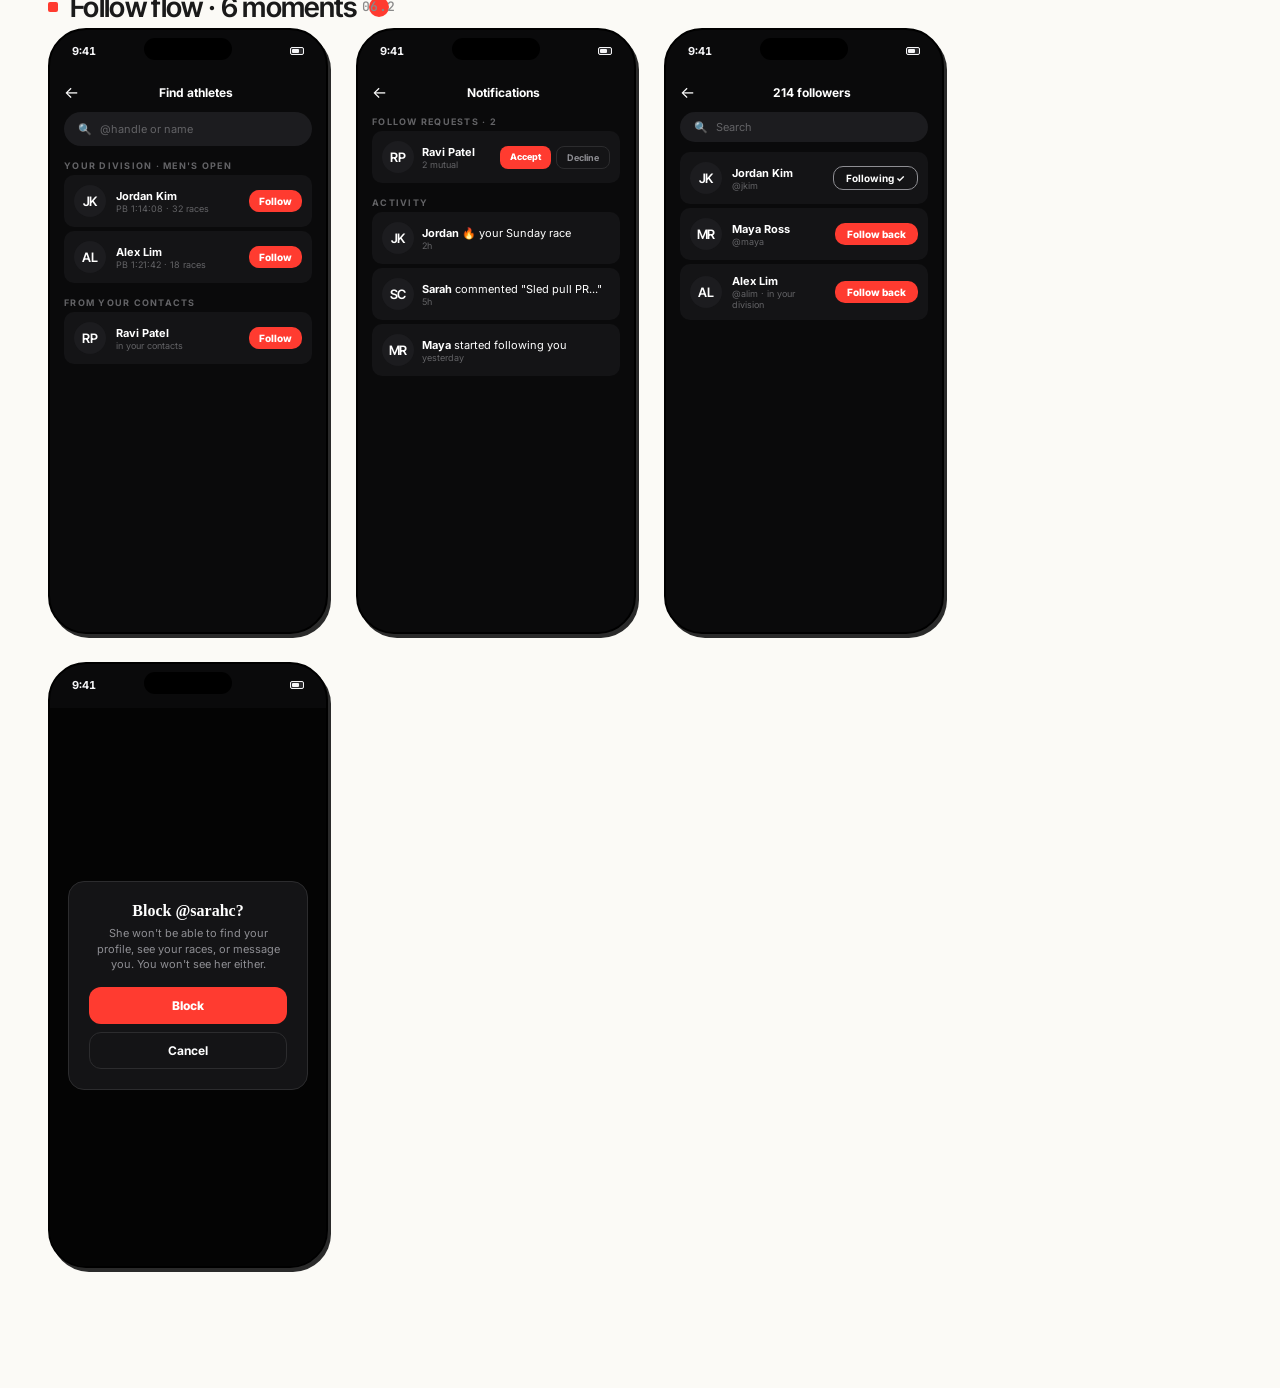
<file: trakrr-wireframes/tabs/06-social.html>
<!doctype html>
<html lang="en">
<head>
<meta charset="utf-8">
<title>06 — Public profile + Follow</title>
<link href="https://fonts.googleapis.com/css2?family=Inter+Tight:wght@500;600;700&family=Inter:wght@400;500;600&family=JetBrains+Mono:wght@400;500&display=swap" rel="stylesheet">
<link rel="stylesheet" href="../styles/sketch.css">
<style>
  .race-num { font-family: -apple-system, "SF Pro Rounded"; font-weight: 800; font-feature-settings: "tnum"; letter-spacing: -.02em; color: #fff; }
  .race-num.lg { font-size: 26px; line-height: 1; } .race-num.md { font-size: 16px; line-height: 1; }
  .caps-w { font-family: var(--ui); font-weight: 700; font-size: 9px; letter-spacing: .14em; color: var(--text-night-3); text-transform: uppercase; }
  .tile { background: var(--night-2); border-radius: 10px; padding: 10px; }
</style>
</head>
<body>
<div class="page">
  <header>
    <div class="crumb">06 · Flow</div>
    <h1>Public profile + follow</h1>
    <p>How someone else sees you. The follow handshake (public, request, private), the unfollow flow, the block flow.</p>
  </header>

  <h2 class="section"><span>Public profile · 3 visibilities</span><span class="num">06.1</span></h2>
  <div class="row-grid">
    <!-- PUBLIC -->
    <div class="phone dark">
      <div class="notch"></div>
      <div class="status"><span class="l">9:41</span><span class="r"><span class="bar"></span></span></div>
      <div class="screen" style="padding-top:8px;">
        <div class="row-f between"><div style="color:#fff;font-size:16px;">←</div><div style="color:#fff;font-size:14px;">···</div></div>
        <div style="text-align:center;margin-top:10px;">
          <div class="av lg" style="margin:0 auto;border-color:var(--coral);background:var(--night-3);color:#fff;">SC</div>
          <div style="font-family:-apple-system,'SF Pro Rounded';font-weight:900;font-size:18px;color:#fff;margin-top:8px;">Sarah Chen</div>
          <div style="font-size:10px;color:var(--text-night-3);">@sarahc</div>
          <div style="margin-top:5px;"><span style="background:var(--coral);color:#fff;font-family:var(--ui);font-weight:800;font-size:9px;padding:3px 8px;border-radius:6px;letter-spacing:.08em;">WOMEN'S OPEN</span></div>
          <div style="font-size:10px;color:var(--text-night-2);margin-top:6px;line-height:1.4;max-width:200px;margin-inline:auto;">Brooklyn Strength · racing Vegas Dec '25.<br>Sled Pull is the enemy.</div>
          <div style="font-size:10px;color:var(--text-night-2);margin-top:6px;"><b style="color:#fff;">214</b> followers · <b style="color:#fff;">86</b> following</div>
        </div>

        <div style="display:flex;gap:6px;margin-top:12px;">
          <div style="flex:1;background:var(--coral);color:#fff;border-radius:14px;padding:10px;text-align:center;font-family:var(--ui);font-weight:800;font-size:12px;">Follow</div>
          <div style="background:transparent;border:1.5px solid var(--night-rule);color:var(--text-night);border-radius:14px;padding:10px 14px;font-family:var(--ui);font-weight:700;font-size:12px;">Message</div>
        </div>

        <div style="display:grid;grid-template-columns:1.4fr 1fr 1fr;gap:4px;margin-top:14px;">
          <div class="tile" style="border:1px solid var(--coral);background:rgba(255,69,48,.06);"><div class="race-num" style="font-size:17px;color:var(--coral);">1:18:42</div><div class="caps-w" style="color:var(--coral);">PB FULL</div></div>
          <div class="tile"><div class="race-num md">47</div><div class="caps-w" style="margin-top:2px;">RACES</div></div>
          <div class="tile"><div class="race-num md">12 🔥</div><div class="caps-w" style="margin-top:2px;">STREAK</div></div>
        </div>

        <div class="caps-w" style="margin-top:14px;">RECENT</div>
        <div class="stack g6" style="margin-top:4px;">
          <div class="tile" style="display:flex;gap:10px;align-items:center;"><div style="width:36px;height:36px;border-radius:6px;background:var(--coral);display:flex;align-items:center;justify-content:center;color:#fff;font-family:var(--ui);font-weight:800;font-size:9px;">11/9</div><div class="stack grow"><div style="font-size:11px;color:#fff;font-weight:700;">Sunday HYROX sim</div><div style="font-size:9px;color:var(--green);font-weight:700;">−42s PB</div></div><div class="race-num md">1:18:42</div></div>
          <div class="tile" style="display:flex;gap:10px;align-items:center;"><div style="width:36px;height:36px;border-radius:6px;background:var(--night-3);display:flex;align-items:center;justify-content:center;color:var(--text-night-2);font-family:var(--ui);font-weight:800;font-size:9px;">11/1</div><div class="stack grow"><div style="font-size:11px;color:#fff;font-weight:700;">Full HYROX</div></div><div class="race-num md">1:19:24</div></div>
        </div>
      </div>
      <div class="label"><strong>Public</strong>not following yet</div>
    </div>

    <!-- FOLLOWING -->
    <div class="phone dark">
      <div class="notch"></div>
      <div class="status"><span class="l">9:41</span><span class="r"><span class="bar"></span></span></div>
      <div class="screen" style="padding-top:8px;">
        <div class="row-f between"><div style="color:#fff;font-size:16px;">←</div><div style="color:#fff;font-size:14px;">···</div></div>
        <div style="text-align:center;margin-top:10px;">
          <div class="av lg" style="margin:0 auto;border-color:var(--coral);background:var(--night-3);color:#fff;">SC</div>
          <div style="font-family:-apple-system,'SF Pro Rounded';font-weight:900;font-size:18px;color:#fff;margin-top:8px;">Sarah Chen</div>
          <div style="font-size:10px;color:var(--text-night-3);">@sarahc</div>
          <div style="margin-top:5px;"><span style="background:var(--coral);color:#fff;font-family:var(--ui);font-weight:800;font-size:9px;padding:3px 8px;border-radius:6px;letter-spacing:.08em;">WOMEN'S OPEN</span></div>
          <div style="font-size:10px;color:var(--text-night-2);margin-top:6px;"><b style="color:#fff;">215</b> followers · <b style="color:#fff;">86</b> following</div>
        </div>

        <div style="display:flex;gap:6px;margin-top:12px;">
          <div style="flex:1;background:transparent;border:1.5px solid var(--text-night-2);color:#fff;border-radius:14px;padding:10px;text-align:center;font-family:var(--ui);font-weight:700;font-size:12px;">Following ✓</div>
          <div style="background:transparent;border:1.5px solid var(--night-rule);color:var(--text-night);border-radius:14px;padding:10px 14px;font-family:var(--ui);font-weight:700;font-size:12px;">Message</div>
        </div>

        <div style="background:var(--night-2);border-radius:10px;padding:8px 10px;margin-top:10px;font-size:10px;color:var(--text-night-2);"><b style="color:#fff;">Also followed by</b> @jkim, @maya · and 4 more</div>
      </div>
      <div class="label"><strong>Following</strong>quiet outline · social proof</div>
    </div>

    <!-- PRIVATE / REQUEST -->
    <div class="phone dark">
      <div class="notch"></div>
      <div class="status"><span class="l">9:41</span><span class="r"><span class="bar"></span></span></div>
      <div class="screen" style="padding-top:8px;">
        <div class="row-f between"><div style="color:#fff;font-size:16px;">←</div><div style="color:#fff;font-size:14px;">···</div></div>
        <div style="text-align:center;margin-top:10px;">
          <div class="av lg" style="margin:0 auto;border-color:var(--text-night-2);background:var(--night-3);color:#fff;">MR</div>
          <div style="font-family:-apple-system,'SF Pro Rounded';font-weight:900;font-size:18px;color:#fff;margin-top:8px;">Maya Ross 🔒</div>
          <div style="font-size:10px;color:var(--text-night-3);">@maya · private</div>
          <div style="font-size:10px;color:var(--text-night-2);margin-top:6px;"><b style="color:#fff;">98</b> followers · <b style="color:#fff;">52</b> following</div>
        </div>

        <div style="display:flex;gap:6px;margin-top:12px;">
          <div style="flex:1;background:transparent;border:1.5px dashed var(--coral);color:var(--coral);border-radius:14px;padding:10px;text-align:center;font-family:var(--ui);font-weight:700;font-size:12px;">Requested</div>
        </div>

        <div style="margin-top:24px;text-align:center;padding:24px 18px;background:var(--night-2);border-radius:14px;">
          <div style="font-size:42px;line-height:1;opacity:.4;">🔒</div>
          <div style="font-family:-apple-system,'SF Pro Rounded';font-weight:700;font-size:14px;color:#fff;margin-top:6px;">This profile is private.</div>
          <div style="font-size:10px;color:var(--text-night-2);margin-top:4px;line-height:1.4;">Follow Maya to see her races. We'll let you know when she approves.</div>
        </div>
      </div>
      <div class="label"><strong>Private · requested</strong>dashed-coral · awaiting</div>
    </div>

    <!-- UNFOLLOW SHEET -->
    <div class="phone dark">
      <div class="notch"></div>
      <div class="status"><span class="l">9:41</span><span class="r"><span class="bar"></span></span></div>
      <div class="screen" style="padding-top:8px;justify-content:flex-end;background:rgba(0,0,0,.5);">
        <div style="background:var(--night-2);border-radius:18px 18px 0 0;padding:16px;margin:0 -14px -12px;border-top:1px solid var(--night-rule);">
          <div style="width:36px;height:4px;background:var(--text-night-3);border-radius:2px;margin:0 auto 12px;"></div>
          <div style="display:flex;align-items:center;gap:10px;"><div class="av" style="background:var(--night-3);color:#fff;border:none;">SC</div><div><div style="font-family:-apple-system,'SF Pro Rounded';font-weight:700;font-size:13px;color:#fff;">Sarah Chen</div><div style="font-size:10px;color:var(--text-night-3);">@sarahc</div></div></div>
          <div class="stack g4" style="margin-top:14px;">
            <div style="padding:14px;font-size:13px;color:var(--coral);font-weight:700;border-top:1px solid var(--night-rule);">Unfollow</div>
            <div style="padding:14px;font-size:13px;color:#fff;border-top:1px solid var(--night-rule);">Mute</div>
            <div style="padding:14px;font-size:13px;color:#fff;border-top:1px solid var(--night-rule);">Share profile</div>
            <div style="padding:14px;font-size:13px;color:var(--coral);font-weight:700;border-top:1px solid var(--night-rule);">Block</div>
            <div style="padding:14px;font-size:13px;color:var(--text-night-3);border-top:1px solid var(--night-rule);">Report</div>
          </div>
        </div>
      </div>
      <div class="label"><strong>Unfollow sheet</strong>tap Following → sheet</div>
    </div>
  </div>

  <h2 class="section"><span>Follow flow · 6 moments</span><span class="num">06.2</span></h2>
  <div class="row-grid">
    <!-- SUGGESTED LIST -->
    <div class="phone dark">
      <div class="notch"></div>
      <div class="status"><span class="l">9:41</span><span class="r"><span class="bar"></span></span></div>
      <div class="screen" style="padding-top:8px;">
        <div class="row-f between"><div style="color:#fff;font-size:16px;">←</div><div style="font-family:var(--ui);font-weight:700;font-size:12px;color:#fff;">Find athletes</div><div></div></div>
        <div style="background:var(--night-3);border-radius:999px;padding:10px 14px;margin-top:10px;font-size:11px;color:var(--text-night-3);display:flex;gap:8px;align-items:center;"><span style="color:var(--coral);">🔍</span>@handle or name</div>

        <div class="caps-w" style="margin-top:14px;">YOUR DIVISION · MEN'S OPEN</div>
        <div class="stack g4" style="margin-top:4px;">
          <div class="tile" style="display:flex;align-items:center;gap:10px;"><div class="av" style="background:var(--night-3);color:#fff;border:none;">JK</div><div class="stack grow"><div style="font-size:11px;color:#fff;font-weight:700;">Jordan Kim</div><div style="font-size:9px;color:var(--text-night-3);">PB 1:14:08 · 32 races</div></div><div style="background:var(--coral);color:#fff;border-radius:10px;padding:5px 10px;font-family:var(--ui);font-weight:800;font-size:10px;">Follow</div></div>
          <div class="tile" style="display:flex;align-items:center;gap:10px;"><div class="av" style="background:var(--night-3);color:#fff;border:none;">AL</div><div class="stack grow"><div style="font-size:11px;color:#fff;font-weight:700;">Alex Lim</div><div style="font-size:9px;color:var(--text-night-3);">PB 1:21:42 · 18 races</div></div><div style="background:var(--coral);color:#fff;border-radius:10px;padding:5px 10px;font-family:var(--ui);font-weight:800;font-size:10px;">Follow</div></div>
        </div>
        <div class="caps-w" style="margin-top:14px;">FROM YOUR CONTACTS</div>
        <div class="stack g4" style="margin-top:4px;">
          <div class="tile" style="display:flex;align-items:center;gap:10px;"><div class="av" style="background:var(--night-3);color:#fff;border:none;">RP</div><div class="stack grow"><div style="font-size:11px;color:#fff;font-weight:700;">Ravi Patel</div><div style="font-size:9px;color:var(--text-night-3);">in your contacts</div></div><div style="background:var(--coral);color:#fff;border-radius:10px;padding:5px 10px;font-family:var(--ui);font-weight:800;font-size:10px;">Follow</div></div>
        </div>
      </div>
      <div class="label"><strong>Find athletes</strong>division · contacts</div>
    </div>

    <!-- NOTIFICATIONS / REQUESTS -->
    <div class="phone dark">
      <div class="notch"></div>
      <div class="status"><span class="l">9:41</span><span class="r"><span class="bar"></span></span></div>
      <div class="screen" style="padding-top:8px;">
        <div class="row-f between"><div style="color:#fff;font-size:16px;">←</div><div style="font-family:var(--ui);font-weight:700;font-size:12px;color:#fff;">Notifications</div><div></div></div>
        <div class="caps-w" style="margin-top:14px;">FOLLOW REQUESTS · 2</div>
        <div class="stack g4" style="margin-top:4px;">
          <div class="tile" style="display:flex;align-items:center;gap:8px;"><div class="av" style="background:var(--night-3);color:#fff;border:none;">RP</div><div class="stack grow"><div style="font-size:11px;color:#fff;font-weight:700;">Ravi Patel</div><div style="font-size:9px;color:var(--text-night-3);">2 mutual</div></div><div style="display:flex;gap:5px;"><div style="background:var(--coral);color:#fff;border-radius:8px;padding:5px 10px;font-family:var(--ui);font-weight:800;font-size:9px;">Accept</div><div style="border:1px solid var(--night-rule);color:var(--text-night-2);border-radius:8px;padding:5px 10px;font-family:var(--ui);font-weight:700;font-size:9px;">Decline</div></div></div>
        </div>
        <div class="caps-w" style="margin-top:14px;">ACTIVITY</div>
        <div class="stack g4" style="margin-top:4px;">
          <div class="tile" style="display:flex;align-items:center;gap:8px;"><div class="av" style="background:var(--night-3);color:#fff;border:none;">JK</div><div class="stack grow"><div style="font-size:11px;color:#fff;line-height:1.3;"><b>Jordan</b> 🔥 your Sunday race</div><div style="font-size:9px;color:var(--text-night-3);">2h</div></div></div>
          <div class="tile" style="display:flex;align-items:center;gap:8px;"><div class="av" style="background:var(--night-3);color:#fff;border:none;">SC</div><div class="stack grow"><div style="font-size:11px;color:#fff;line-height:1.3;"><b>Sarah</b> commented "Sled pull PR..."</div><div style="font-size:9px;color:var(--text-night-3);">5h</div></div></div>
          <div class="tile" style="display:flex;align-items:center;gap:8px;"><div class="av" style="background:var(--night-3);color:#fff;border:none;">MR</div><div class="stack grow"><div style="font-size:11px;color:#fff;line-height:1.3;"><b>Maya</b> started following you</div><div style="font-size:9px;color:var(--text-night-3);">yesterday</div></div></div>
        </div>
      </div>
      <div class="label"><strong>Notifications</strong>requests · activity</div>
    </div>

    <!-- FOLLOWERS LIST -->
    <div class="phone dark">
      <div class="notch"></div>
      <div class="status"><span class="l">9:41</span><span class="r"><span class="bar"></span></span></div>
      <div class="screen" style="padding-top:8px;">
        <div class="row-f between"><div style="color:#fff;font-size:16px;">←</div><div style="font-family:var(--ui);font-weight:700;font-size:12px;color:#fff;">214 followers</div><div></div></div>
        <div style="background:var(--night-3);border-radius:999px;padding:8px 14px;margin-top:10px;font-size:11px;color:var(--text-night-3);display:flex;gap:8px;align-items:center;"><span style="color:var(--coral);">🔍</span>Search</div>
        <div class="stack g4" style="margin-top:10px;">
          <div class="tile" style="display:flex;align-items:center;gap:10px;"><div class="av" style="background:var(--night-3);color:#fff;border:none;">JK</div><div class="stack grow"><div style="font-size:11px;color:#fff;font-weight:700;">Jordan Kim</div><div style="font-size:9px;color:var(--text-night-3);">@jkim</div></div><div style="border:1.5px solid var(--text-night-2);color:#fff;border-radius:10px;padding:5px 12px;font-family:var(--ui);font-weight:700;font-size:10px;">Following ✓</div></div>
          <div class="tile" style="display:flex;align-items:center;gap:10px;"><div class="av" style="background:var(--night-3);color:#fff;border:none;">MR</div><div class="stack grow"><div style="font-size:11px;color:#fff;font-weight:700;">Maya Ross</div><div style="font-size:9px;color:var(--text-night-3);">@maya</div></div><div style="background:var(--coral);color:#fff;border-radius:10px;padding:5px 12px;font-family:var(--ui);font-weight:800;font-size:10px;">Follow back</div></div>
          <div class="tile" style="display:flex;align-items:center;gap:10px;"><div class="av" style="background:var(--night-3);color:#fff;border:none;">AL</div><div class="stack grow"><div style="font-size:11px;color:#fff;font-weight:700;">Alex Lim</div><div style="font-size:9px;color:var(--text-night-3);">@alim · in your division</div></div><div style="background:var(--coral);color:#fff;border-radius:10px;padding:5px 12px;font-family:var(--ui);font-weight:800;font-size:10px;">Follow back</div></div>
        </div>
      </div>
      <div class="label"><strong>Followers list</strong>follow-back fast</div>
    </div>

    <!-- BLOCK CONFIRM -->
    <div class="phone dark">
      <div class="notch"></div>
      <div class="status"><span class="l">9:41</span><span class="r"><span class="bar"></span></span></div>
      <div class="screen" style="padding-top:8px;justify-content:center;align-items:center;text-align:center;background:rgba(0,0,0,.6);">
        <div style="background:var(--night-2);border:1px solid var(--night-rule);border-radius:16px;padding:20px;max-width:240px;">
          <div style="font-family:-apple-system,'SF Pro Rounded';font-weight:800;font-size:16px;color:#fff;">Block @sarahc?</div>
          <div style="font-size:11px;color:var(--text-night-2);margin-top:6px;line-height:1.4;">She won't be able to find your profile, see your races, or message you. You won't see her either.</div>
          <div class="stack g8" style="margin-top:14px;">
            <div style="background:var(--coral);color:#fff;border-radius:12px;padding:11px;font-family:var(--ui);font-weight:800;font-size:12px;">Block</div>
            <div style="border:1px solid var(--night-rule);color:#fff;border-radius:12px;padding:10px;font-family:var(--ui);font-weight:700;font-size:12px;">Cancel</div>
          </div>
        </div>
      </div>
      <div class="label"><strong>Block confirm</strong>destructive, two-tap</div>
    </div>
  </div>
</div>
</body>
</html>
</file>
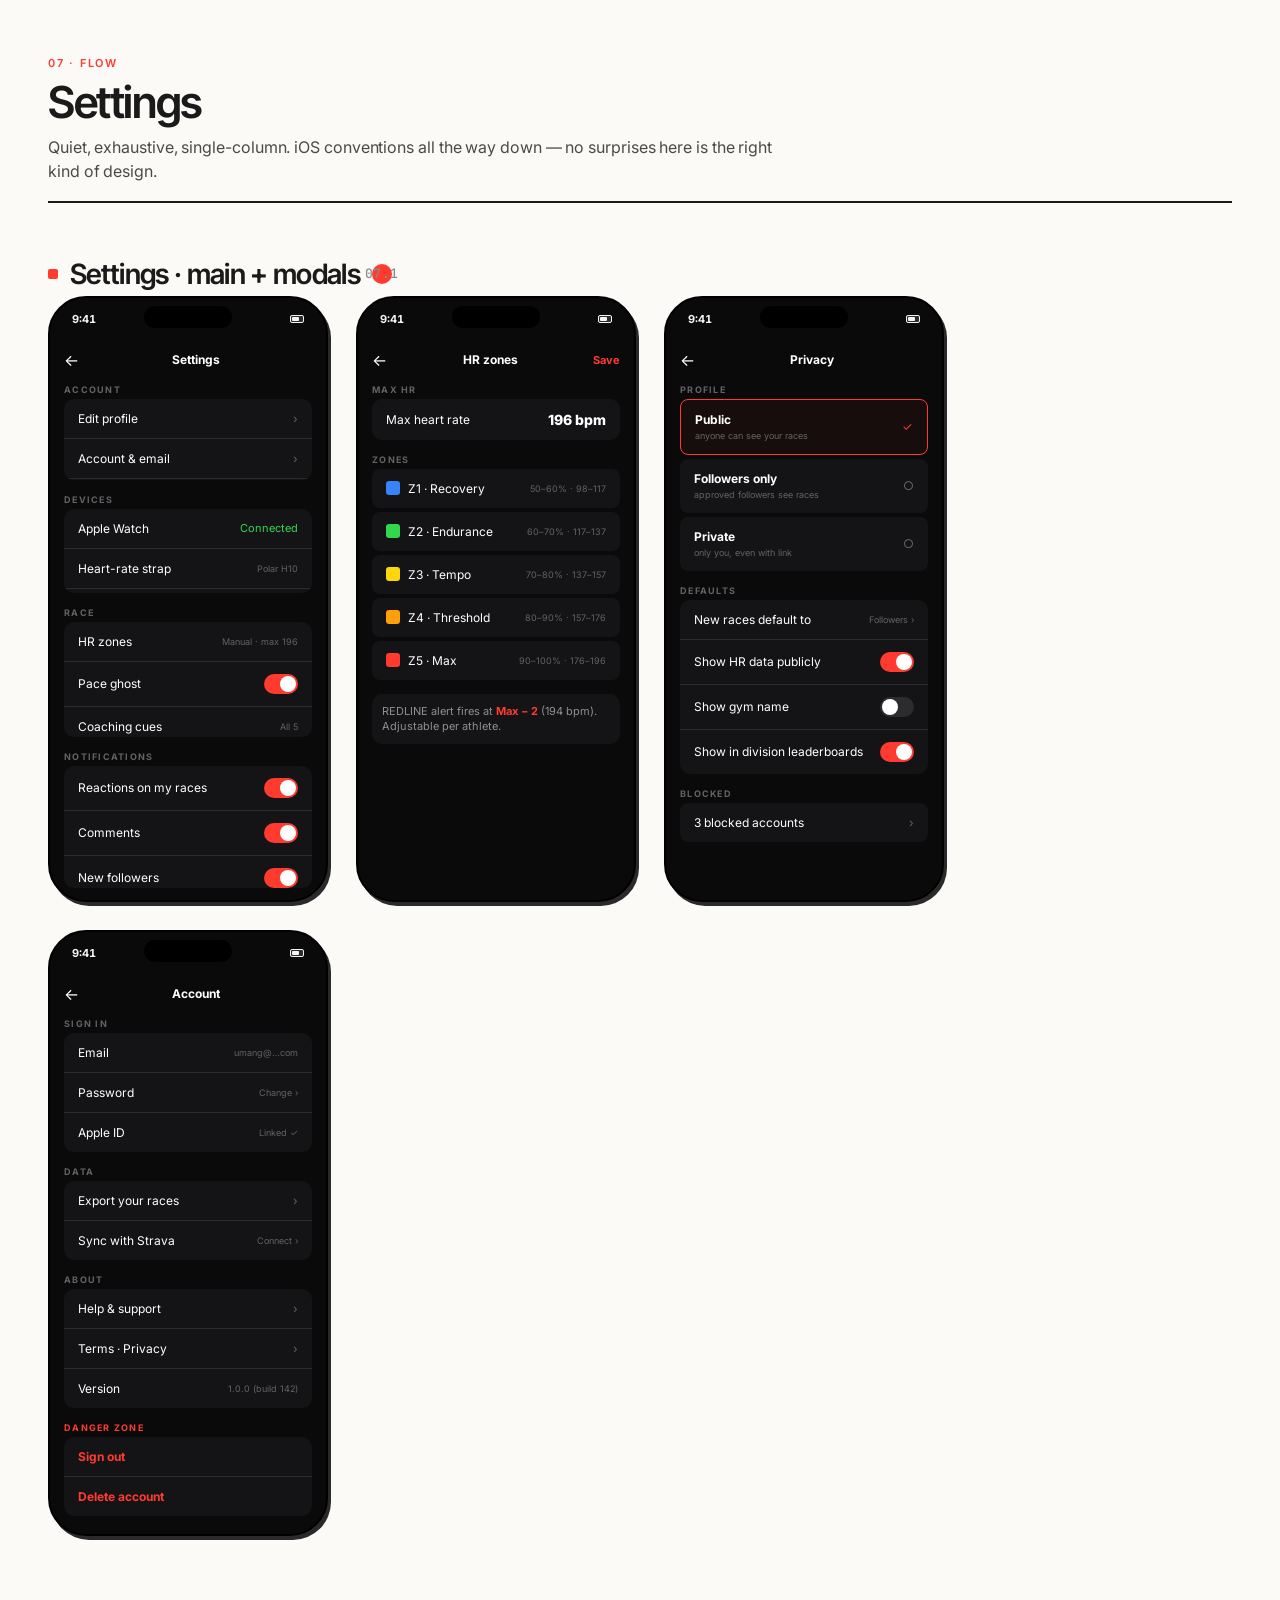
<file: trakrr-wireframes/tabs/07-settings.html>
<!doctype html>
<html lang="en">
<head>
<meta charset="utf-8">
<title>07 — Settings</title>
<link href="https://fonts.googleapis.com/css2?family=Inter+Tight:wght@500;600;700&family=Inter:wght@400;500;600&family=JetBrains+Mono:wght@400;500&display=swap" rel="stylesheet">
<link rel="stylesheet" href="../styles/sketch.css">
<style>
  .caps-w { font-family: var(--ui); font-weight: 700; font-size: 9px; letter-spacing: .14em; color: var(--text-night-3); text-transform: uppercase; }
  .row { background: var(--night-2); padding: 12px 14px; display: flex; justify-content: space-between; align-items: center; font-family: var(--ui); font-size: 12px; color: #fff; }
  .group { border-radius: 10px; overflow: hidden; }
  .group .row + .row { border-top: 1px solid var(--night-rule); }
  .toggle { width: 34px; height: 20px; background: var(--night-rule); border-radius: 10px; position: relative; }
  .toggle.on { background: var(--coral); } .toggle::after { content:""; position:absolute; top:2px; left:2px; width:16px; height:16px; background:#fff; border-radius:50%; transition:.2s; } .toggle.on::after { left: 16px; }
  .sub { font-size: 9px; color: var(--text-night-3); }
</style>
</head>
<body>
<div class="page">
  <header>
    <div class="crumb">07 · Flow</div>
    <h1>Settings</h1>
    <p>Quiet, exhaustive, single-column. iOS conventions all the way down — no surprises here is the right kind of design.</p>
  </header>

  <h2 class="section"><span>Settings · main + modals</span><span class="num">07.1</span></h2>
  <div class="row-grid">
    <!-- MAIN -->
    <div class="phone dark">
      <div class="notch"></div>
      <div class="status"><span class="l">9:41</span><span class="r"><span class="bar"></span></span></div>
      <div class="screen" style="padding-top:8px;">
        <div class="row-f between"><div style="color:#fff;font-size:16px;">←</div><div style="font-family:var(--ui);font-weight:700;font-size:12px;color:#fff;">Settings</div><div></div></div>

        <div class="caps-w" style="margin-top:14px;">ACCOUNT</div>
        <div class="group" style="margin-top:4px;">
          <div class="row"><span>Edit profile</span><span style="color:var(--text-night-3);">›</span></div>
          <div class="row"><span>Account & email</span><span style="color:var(--text-night-3);">›</span></div>
          <div class="row"><span>Privacy</span><span class="sub">Public</span></div>
        </div>

        <div class="caps-w" style="margin-top:14px;">DEVICES</div>
        <div class="group" style="margin-top:4px;">
          <div class="row"><span>Apple Watch</span><span style="color:var(--green);font-size:11px;">Connected</span></div>
          <div class="row"><span>Heart-rate strap</span><span class="sub">Polar H10</span></div>
          <div class="row"><span>Apple Health</span><span><div class="toggle on"></div></span></div>
        </div>

        <div class="caps-w" style="margin-top:14px;">RACE</div>
        <div class="group" style="margin-top:4px;">
          <div class="row"><span>HR zones</span><span class="sub">Manual · max 196</span></div>
          <div class="row"><span>Pace ghost</span><span><div class="toggle on"></div></span></div>
          <div class="row"><span>Coaching cues</span><span class="sub">All 5</span></div>
          <div class="row"><span>Auto-pause</span><span><div class="toggle"></div></span></div>
        </div>

        <div class="caps-w" style="margin-top:14px;">NOTIFICATIONS</div>
        <div class="group" style="margin-top:4px;">
          <div class="row"><span>Reactions on my races</span><span><div class="toggle on"></div></span></div>
          <div class="row"><span>Comments</span><span><div class="toggle on"></div></span></div>
          <div class="row"><span>New followers</span><span><div class="toggle on"></div></span></div>
          <div class="row"><span>Weekly summary</span><span><div class="toggle on"></div></span></div>
        </div>
      </div>
      <div class="label"><strong>Settings · main</strong>iOS-grouped lists</div>
    </div>

    <!-- HR ZONES -->
    <div class="phone dark">
      <div class="notch"></div>
      <div class="status"><span class="l">9:41</span><span class="r"><span class="bar"></span></span></div>
      <div class="screen" style="padding-top:8px;">
        <div class="row-f between"><div style="color:#fff;font-size:16px;">←</div><div style="font-family:var(--ui);font-weight:700;font-size:12px;color:#fff;">HR zones</div><div style="color:var(--coral);font-size:11px;font-weight:700;">Save</div></div>

        <div class="caps-w" style="margin-top:14px;">MAX HR</div>
        <div class="row" style="margin-top:4px;border-radius:10px;"><span>Max heart rate</span><span style="font-family:var(--ui);font-weight:800;color:#fff;font-size:14px;">196 bpm</span></div>

        <div class="caps-w" style="margin-top:14px;">ZONES</div>
        <div class="stack g4" style="margin-top:4px;">
          <div class="row" style="border-radius:8px;"><span style="display:flex;gap:8px;align-items:center;"><span style="width:14px;height:14px;background:#3a82f7;border-radius:3px;"></span>Z1 · Recovery</span><span class="sub">50–60% · 98–117</span></div>
          <div class="row" style="border-radius:8px;"><span style="display:flex;gap:8px;align-items:center;"><span style="width:14px;height:14px;background:var(--green);border-radius:3px;"></span>Z2 · Endurance</span><span class="sub">60–70% · 117–137</span></div>
          <div class="row" style="border-radius:8px;"><span style="display:flex;gap:8px;align-items:center;"><span style="width:14px;height:14px;background:#FFD60A;border-radius:3px;"></span>Z3 · Tempo</span><span class="sub">70–80% · 137–157</span></div>
          <div class="row" style="border-radius:8px;"><span style="display:flex;gap:8px;align-items:center;"><span style="width:14px;height:14px;background:var(--amber);border-radius:3px;"></span>Z4 · Threshold</span><span class="sub">80–90% · 157–176</span></div>
          <div class="row" style="border-radius:8px;"><span style="display:flex;gap:8px;align-items:center;"><span style="width:14px;height:14px;background:var(--coral);border-radius:3px;"></span>Z5 · Max</span><span class="sub">90–100% · 176–196</span></div>
        </div>

        <div style="margin-top:14px;background:var(--night-2);border-radius:10px;padding:10px;font-size:11px;color:var(--text-night-2);line-height:1.4;">REDLINE alert fires at <b style="color:var(--coral);">Max − 2</b> (194 bpm). Adjustable per athlete.</div>
      </div>
      <div class="label"><strong>HR zones</strong>per-athlete tuning</div>
    </div>

    <!-- PRIVACY -->
    <div class="phone dark">
      <div class="notch"></div>
      <div class="status"><span class="l">9:41</span><span class="r"><span class="bar"></span></span></div>
      <div class="screen" style="padding-top:8px;">
        <div class="row-f between"><div style="color:#fff;font-size:16px;">←</div><div style="font-family:var(--ui);font-weight:700;font-size:12px;color:#fff;">Privacy</div><div></div></div>
        <div class="caps-w" style="margin-top:14px;">PROFILE</div>
        <div class="stack g4" style="margin-top:4px;">
          <div class="row" style="border-radius:8px;border:1.5px solid var(--coral);background:rgba(255,69,48,.06);"><span><b style="color:#fff;">Public</b><br><span class="sub">anyone can see your races</span></span><span style="color:var(--coral);">✓</span></div>
          <div class="row" style="border-radius:8px;"><span><b>Followers only</b><br><span class="sub">approved followers see races</span></span><span style="color:var(--text-night-3);">○</span></div>
          <div class="row" style="border-radius:8px;"><span><b>Private</b><br><span class="sub">only you, even with link</span></span><span style="color:var(--text-night-3);">○</span></div>
        </div>

        <div class="caps-w" style="margin-top:14px;">DEFAULTS</div>
        <div class="group" style="margin-top:4px;">
          <div class="row"><span>New races default to</span><span class="sub">Followers ›</span></div>
          <div class="row"><span>Show HR data publicly</span><span><div class="toggle on"></div></span></div>
          <div class="row"><span>Show gym name</span><span><div class="toggle"></div></span></div>
          <div class="row"><span>Show in division leaderboards</span><span><div class="toggle on"></div></span></div>
        </div>

        <div class="caps-w" style="margin-top:14px;">BLOCKED</div>
        <div class="row" style="border-radius:8px;margin-top:4px;"><span>3 blocked accounts</span><span style="color:var(--text-night-3);">›</span></div>
      </div>
      <div class="label"><strong>Privacy</strong>3 visibilities · defaults</div>
    </div>

    <!-- ABOUT / DANGER ZONE -->
    <div class="phone dark">
      <div class="notch"></div>
      <div class="status"><span class="l">9:41</span><span class="r"><span class="bar"></span></span></div>
      <div class="screen" style="padding-top:8px;">
        <div class="row-f between"><div style="color:#fff;font-size:16px;">←</div><div style="font-family:var(--ui);font-weight:700;font-size:12px;color:#fff;">Account</div><div></div></div>

        <div class="caps-w" style="margin-top:14px;">SIGN IN</div>
        <div class="group" style="margin-top:4px;">
          <div class="row"><span>Email</span><span class="sub">umang@…com</span></div>
          <div class="row"><span>Password</span><span class="sub">Change ›</span></div>
          <div class="row"><span>Apple ID</span><span class="sub">Linked ✓</span></div>
        </div>

        <div class="caps-w" style="margin-top:14px;">DATA</div>
        <div class="group" style="margin-top:4px;">
          <div class="row"><span>Export your races</span><span style="color:var(--text-night-3);">›</span></div>
          <div class="row"><span>Sync with Strava</span><span class="sub">Connect ›</span></div>
        </div>

        <div class="caps-w" style="margin-top:14px;">ABOUT</div>
        <div class="group" style="margin-top:4px;">
          <div class="row"><span>Help & support</span><span style="color:var(--text-night-3);">›</span></div>
          <div class="row"><span>Terms · Privacy</span><span style="color:var(--text-night-3);">›</span></div>
          <div class="row"><span>Version</span><span class="sub">1.0.0 (build 142)</span></div>
        </div>

        <div class="caps-w" style="margin-top:14px;color:var(--coral);">DANGER ZONE</div>
        <div class="group" style="margin-top:4px;">
          <div class="row" style="color:var(--coral);font-weight:700;"><span>Sign out</span></div>
          <div class="row" style="color:var(--coral);font-weight:700;"><span>Delete account</span></div>
        </div>
      </div>
      <div class="label"><strong>Account</strong>data · about · danger</div>
    </div>
  </div>
</div>
</body>
</html>
</file>
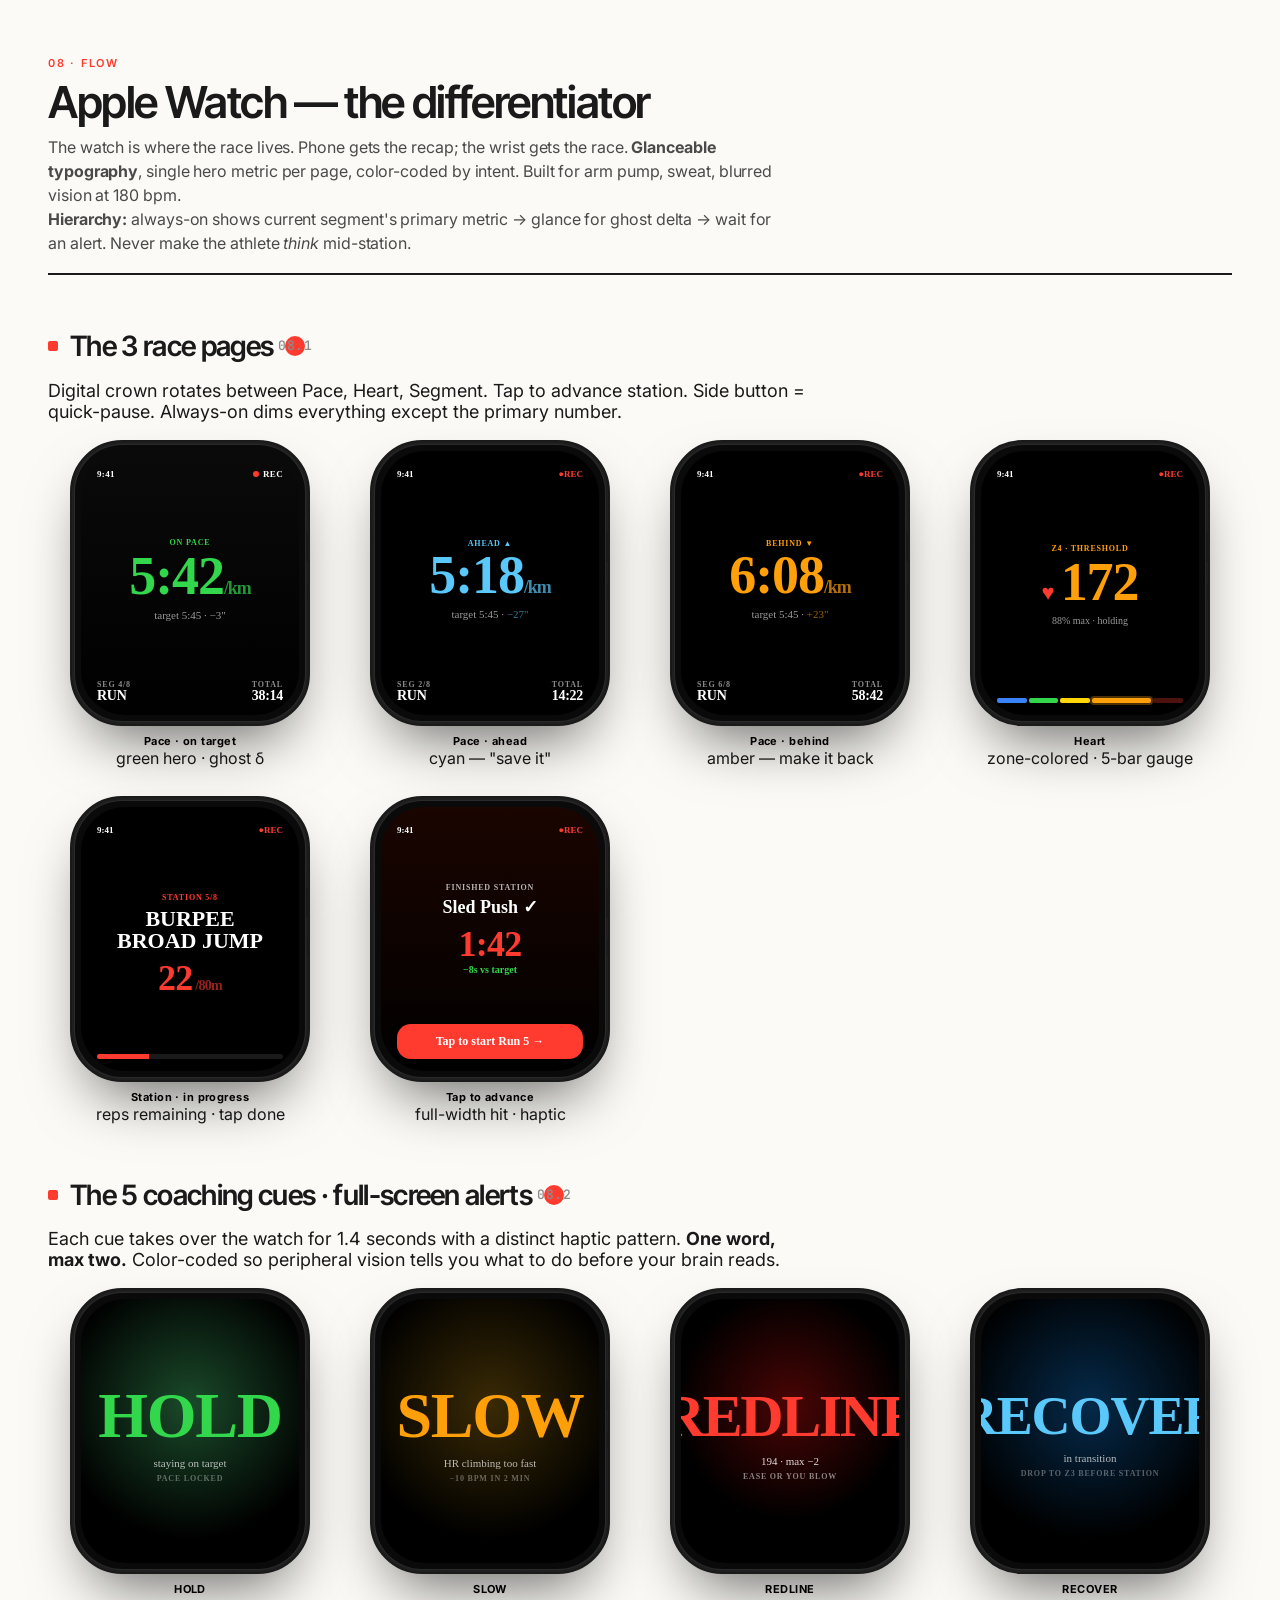
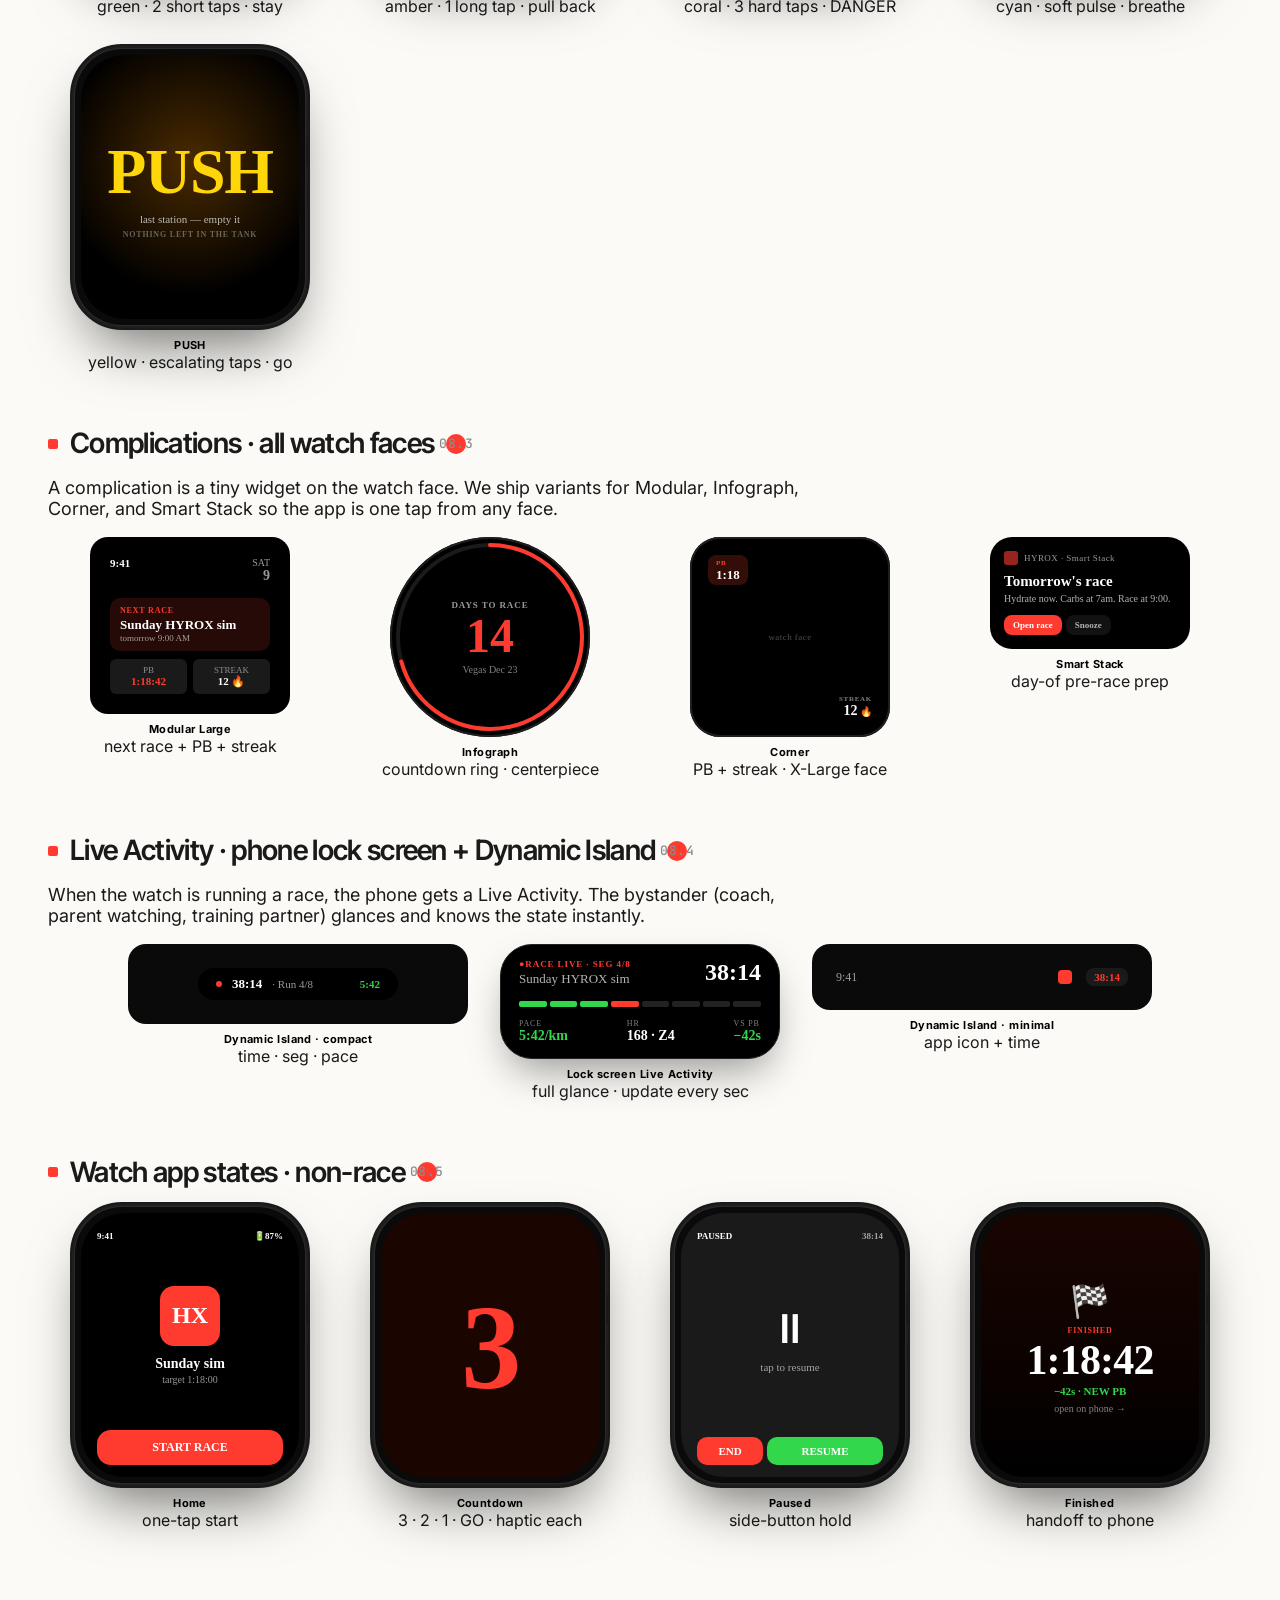
<file: trakrr-wireframes/tabs/08-watch.html>
<!doctype html>
<html lang="en">
<head>
<meta charset="utf-8">
<title>08 — Apple Watch</title>
<link href="https://fonts.googleapis.com/css2?family=Inter+Tight:wght@500;600;700&family=Inter:wght@400;500;600&family=JetBrains+Mono:wght@400;500&display=swap" rel="stylesheet">
<link rel="stylesheet" href="../styles/sketch.css">
<style>
  /* WATCH — Series 10, 46mm. CSS-faked bezel, 1.96" display ratio ≈ 410×502 internal. We draw at 196×238 → 2x via scale for clarity. */
  .watch { width: 240px; height: 286px; background: #0a0a0a; border-radius: 52px; padding: 9px; box-shadow: 0 30px 60px -20px rgba(0,0,0,.6), inset 0 0 0 2px #1f1f1f, inset 0 0 0 3px #2a2a2a; position: relative; margin: 0 auto; flex: 0 0 auto; }
  .watch::before { content:""; position:absolute; right:-3px; top:90px; width:5px; height:30px; background:#1a1a1a; border-radius:2px; }
  .watch::after { content:""; position:absolute; right:-3px; top:140px; width:4px; height:18px; background:#1a1a1a; border-radius:2px; }
  .w-screen { width: 100%; height: 100%; background: #000; border-radius: 44px; overflow: hidden; position: relative; color: #fff; font-family: -apple-system, "SF Pro Rounded"; padding: 18px 16px 12px; box-sizing: border-box; display: flex; flex-direction: column; }
  .w-label { font-family: var(--script); font-size: 16px; color: var(--ink); text-align: center; margin-top: 8px; max-width: 240px; }
  .w-label strong { display: block; font-family: var(--ui); font-weight: 700; font-size: 11px; letter-spacing: .04em; color: #000; }
  .w-num { font-family: -apple-system, "SF Pro Rounded"; font-weight: 800; font-feature-settings: "tnum"; letter-spacing: -.02em; line-height: 1; }
  .w-caps { font-family: -apple-system; font-weight: 600; font-size: 8px; letter-spacing: .1em; text-transform: uppercase; opacity: .55; }
  .w-grid { display: grid; grid-template-columns: repeat(auto-fill, minmax(260px, 1fr)); gap: 28px 16px; justify-items: center; margin-top: 14px; }
  .w-stage { display: flex; flex-direction: column; align-items: center; }
  .complic { width: 200px; height: 200px; border-radius: 50%; background: #000; position: relative; box-shadow: inset 0 0 0 2px #1f1f1f; margin: 0 auto; color: #fff; font-family: -apple-system, "SF Pro Rounded"; }
  .live-act { width: 280px; background: #000; border-radius: 32px; padding: 14px 18px; color: #fff; font-family: -apple-system, "SF Pro Rounded"; box-shadow: 0 20px 40px -10px rgba(0,0,0,.4); }
  .pill { display: inline-flex; align-items: center; gap: 4px; padding: 3px 8px; border-radius: 999px; font-family: -apple-system; font-weight: 700; font-size: 9px; letter-spacing: .04em; }
</style>
</head>
<body>
<div class="page">
  <header>
    <div class="crumb">08 · Flow</div>
    <h1>Apple Watch — the differentiator</h1>
    <p>The watch is where the race lives. Phone gets the recap; the wrist gets the race. <strong>Glanceable typography</strong>, single hero metric per page, color-coded by intent. Built for arm pump, sweat, blurred vision at 180 bpm.</p>
    <p><strong>Hierarchy:</strong> always-on shows current segment's primary metric → glance for ghost delta → wait for an alert. Never make the athlete <em>think</em> mid-station.</p>
  </header>

  <h2 class="section"><span>The 3 race pages</span><span class="num">08.1</span></h2>
  <p style="font-family:var(--script);font-size:18px;color:var(--ink);max-width:760px;">Digital crown rotates between Pace, Heart, Segment. Tap to advance station. Side button = quick-pause. Always-on dims everything except the primary number.</p>
  <div class="w-grid">

    <!-- PAGE 1: PACE (RUN SEGMENT, ON PACE) -->
    <div class="w-stage">
      <div class="watch"><div class="w-screen" style="background:linear-gradient(180deg,#0a0a0a 0%, #000 100%);">
        <div style="display:flex;justify-content:space-between;align-items:center;font-size:9px;font-weight:700;letter-spacing:.04em;"><span>9:41</span><span style="display:flex;gap:4px;align-items:center;"><span style="width:6px;height:6px;background:var(--coral);border-radius:50%;animation:pulse 1.4s infinite;"></span>REC</span></div>
        <div style="text-align:center;margin-top:auto;margin-bottom:auto;">
          <div class="w-caps" style="color:var(--green);opacity:1;">ON PACE</div>
          <div class="w-num" style="font-size:54px;color:var(--green);margin-top:2px;">5:42<span style="font-size:18px;opacity:.7;">/km</span></div>
          <div style="font-size:11px;opacity:.6;margin-top:6px;">target 5:45 · −3"</div>
        </div>
        <div style="display:flex;justify-content:space-between;align-items:flex-end;">
          <div><div class="w-caps">SEG 4/8</div><div class="w-num" style="font-size:14px;">RUN</div></div>
          <div style="text-align:right;"><div class="w-caps">TOTAL</div><div class="w-num" style="font-size:14px;">38:14</div></div>
        </div>
      </div></div>
      <div class="w-label"><strong>Pace · on target</strong>green hero · ghost δ</div>
    </div>

    <!-- PAGE 1b: PACE AHEAD -->
    <div class="w-stage">
      <div class="watch"><div class="w-screen">
        <div style="display:flex;justify-content:space-between;font-size:9px;font-weight:700;"><span>9:41</span><span style="color:var(--coral);">●REC</span></div>
        <div style="text-align:center;margin-top:auto;margin-bottom:auto;">
          <div class="w-caps" style="color:#5AC8FA;opacity:1;">AHEAD ▲</div>
          <div class="w-num" style="font-size:54px;color:#5AC8FA;">5:18<span style="font-size:18px;opacity:.7;">/km</span></div>
          <div style="font-size:11px;opacity:.6;margin-top:6px;">target 5:45 · <span style="color:#5AC8FA;">−27"</span></div>
        </div>
        <div style="display:flex;justify-content:space-between;align-items:flex-end;">
          <div><div class="w-caps">SEG 2/8</div><div class="w-num" style="font-size:14px;">RUN</div></div>
          <div style="text-align:right;"><div class="w-caps">TOTAL</div><div class="w-num" style="font-size:14px;">14:22</div></div>
        </div>
      </div></div>
      <div class="w-label"><strong>Pace · ahead</strong>cyan — "save it"</div>
    </div>

    <!-- PAGE 1c: PACE BEHIND -->
    <div class="w-stage">
      <div class="watch"><div class="w-screen">
        <div style="display:flex;justify-content:space-between;font-size:9px;font-weight:700;"><span>9:41</span><span style="color:var(--coral);">●REC</span></div>
        <div style="text-align:center;margin-top:auto;margin-bottom:auto;">
          <div class="w-caps" style="color:var(--amber);opacity:1;">BEHIND ▼</div>
          <div class="w-num" style="font-size:54px;color:var(--amber);">6:08<span style="font-size:18px;opacity:.7;">/km</span></div>
          <div style="font-size:11px;opacity:.6;margin-top:6px;">target 5:45 · <span style="color:var(--amber);">+23"</span></div>
        </div>
        <div style="display:flex;justify-content:space-between;align-items:flex-end;">
          <div><div class="w-caps">SEG 6/8</div><div class="w-num" style="font-size:14px;">RUN</div></div>
          <div style="text-align:right;"><div class="w-caps">TOTAL</div><div class="w-num" style="font-size:14px;">58:42</div></div>
        </div>
      </div></div>
      <div class="w-label"><strong>Pace · behind</strong>amber — make it back</div>
    </div>

    <!-- PAGE 2: HEART -->
    <div class="w-stage">
      <div class="watch"><div class="w-screen">
        <div style="display:flex;justify-content:space-between;font-size:9px;font-weight:700;"><span>9:41</span><span style="color:var(--coral);">●REC</span></div>
        <div style="text-align:center;margin-top:auto;margin-bottom:auto;">
          <div class="w-caps" style="color:var(--amber);opacity:1;">Z4 · THRESHOLD</div>
          <div style="display:flex;justify-content:center;align-items:baseline;gap:6px;margin-top:2px;"><span style="font-size:22px;color:var(--coral);">♥</span><span class="w-num" style="font-size:54px;color:var(--amber);">172</span></div>
          <div style="font-size:10px;opacity:.6;margin-top:6px;">88% max · holding</div>
        </div>
        <div style="display:flex;gap:2px;height:5px;margin-top:6px;">
          <div style="flex:1;background:#3a82f7;border-radius:2px;"></div>
          <div style="flex:1;background:var(--green);border-radius:2px;"></div>
          <div style="flex:1;background:#FFD60A;border-radius:2px;"></div>
          <div style="flex:2;background:var(--amber);border-radius:2px;box-shadow:0 0 0 2px rgba(255,159,10,.3);"></div>
          <div style="flex:1;background:var(--coral);opacity:.3;border-radius:2px;"></div>
        </div>
      </div></div>
      <div class="w-label"><strong>Heart</strong>zone-colored · 5-bar gauge</div>
    </div>

    <!-- PAGE 3: STATION COUNTDOWN -->
    <div class="w-stage">
      <div class="watch"><div class="w-screen">
        <div style="display:flex;justify-content:space-between;font-size:9px;font-weight:700;"><span>9:41</span><span style="color:var(--coral);">●REC</span></div>
        <div style="text-align:center;margin-top:auto;margin-bottom:auto;">
          <div class="w-caps" style="color:var(--coral);opacity:1;">STATION 5/8</div>
          <div style="font-family:-apple-system,'SF Pro Rounded';font-weight:900;font-size:22px;color:#fff;line-height:1;margin-top:6px;">BURPEE</div>
          <div style="font-family:-apple-system,'SF Pro Rounded';font-weight:900;font-size:22px;color:#fff;line-height:1;">BROAD JUMP</div>
          <div class="w-num" style="font-size:36px;color:var(--coral);margin-top:8px;">22<span style="font-size:14px;opacity:.6;"> /80m</span></div>
        </div>
        <div style="background:#1a1a1a;border-radius:6px;height:5px;overflow:hidden;"><div style="width:28%;height:100%;background:var(--coral);"></div></div>
      </div></div>
      <div class="w-label"><strong>Station · in progress</strong>reps remaining · tap done</div>
    </div>

    <!-- PAGE: SEGMENT TRANSITION TAP-TO-ADVANCE -->
    <div class="w-stage">
      <div class="watch"><div class="w-screen" style="background:linear-gradient(180deg,#1a0500 0%, #000 100%);">
        <div style="display:flex;justify-content:space-between;font-size:9px;font-weight:700;"><span>9:41</span><span style="color:var(--coral);">●REC</span></div>
        <div style="text-align:center;margin-top:auto;margin-bottom:auto;">
          <div class="w-caps" style="color:#fff;opacity:.7;">FINISHED STATION</div>
          <div style="font-family:-apple-system,'SF Pro Rounded';font-weight:900;font-size:18px;color:#fff;margin-top:4px;">Sled Push ✓</div>
          <div class="w-num" style="font-size:36px;color:var(--coral);margin-top:8px;">1:42</div>
          <div style="font-size:10px;color:var(--green);margin-top:2px;font-weight:700;">−8s vs target</div>
        </div>
        <div style="background:var(--coral);color:#fff;border-radius:14px;padding:10px;text-align:center;font-family:-apple-system;font-weight:800;font-size:12px;">Tap to start Run 5 →</div>
      </div></div>
      <div class="w-label"><strong>Tap to advance</strong>full-width hit · haptic</div>
    </div>

  </div>

  <h2 class="section"><span>The 5 coaching cues · full-screen alerts</span><span class="num">08.2</span></h2>
  <p style="font-family:var(--script);font-size:18px;color:var(--ink);max-width:760px;">Each cue takes over the watch for 1.4 seconds with a distinct haptic pattern. <strong>One word, max two.</strong> Color-coded so peripheral vision tells you what to do before your brain reads.</p>
  <div class="w-grid">

    <div class="w-stage">
      <div class="watch"><div class="w-screen" style="background:radial-gradient(circle at 50% 40%, #1a4a2a 0%, #000 70%);justify-content:center;align-items:center;">
        <div class="w-num" style="font-size:64px;color:var(--green);text-align:center;">HOLD</div>
        <div style="font-size:11px;color:#fff;opacity:.7;text-align:center;margin-top:8px;line-height:1.3;">staying on target<br><span class="w-caps" style="opacity:.5;">PACE LOCKED</span></div>
      </div></div>
      <div class="w-label"><strong>HOLD</strong>green · 2 short taps · stay</div>
    </div>

    <div class="w-stage">
      <div class="watch"><div class="w-screen" style="background:radial-gradient(circle at 50% 40%, #3a2a05 0%, #000 70%);justify-content:center;align-items:center;">
        <div class="w-num" style="font-size:64px;color:var(--amber);text-align:center;">SLOW</div>
        <div style="font-size:11px;color:#fff;opacity:.7;text-align:center;margin-top:8px;line-height:1.3;">HR climbing too fast<br><span class="w-caps" style="opacity:.5;">−10 BPM IN 2 MIN</span></div>
      </div></div>
      <div class="w-label"><strong>SLOW</strong>amber · 1 long tap · pull back</div>
    </div>

    <div class="w-stage">
      <div class="watch"><div class="w-screen" style="background:radial-gradient(circle at 50% 40%, #4a0505 0%, #000 60%);justify-content:center;align-items:center;animation:redpulse 0.8s infinite;">
        <div class="w-num" style="font-size:60px;color:var(--coral);text-align:center;letter-spacing:-.04em;">REDLINE</div>
        <div style="font-size:11px;color:#fff;opacity:.85;text-align:center;margin-top:8px;line-height:1.3;">194 · max −2<br><span class="w-caps" style="opacity:.6;">EASE OR YOU BLOW</span></div>
      </div></div>
      <div class="w-label"><strong>REDLINE</strong>coral · 3 hard taps · DANGER</div>
    </div>

    <div class="w-stage">
      <div class="watch"><div class="w-screen" style="background:radial-gradient(circle at 50% 40%, #052a4a 0%, #000 70%);justify-content:center;align-items:center;">
        <div class="w-num" style="font-size:54px;color:#5AC8FA;text-align:center;">RECOVER</div>
        <div style="font-size:11px;color:#fff;opacity:.7;text-align:center;margin-top:8px;line-height:1.3;">in transition<br><span class="w-caps" style="opacity:.5;">DROP TO Z3 BEFORE STATION</span></div>
      </div></div>
      <div class="w-label"><strong>RECOVER</strong>cyan · soft pulse · breathe</div>
    </div>

    <div class="w-stage">
      <div class="watch"><div class="w-screen" style="background:radial-gradient(circle at 50% 40%, #4a2a00 0%, #000 70%);justify-content:center;align-items:center;">
        <div class="w-num" style="font-size:64px;color:#FFD60A;text-align:center;">PUSH</div>
        <div style="font-size:11px;color:#fff;opacity:.7;text-align:center;margin-top:8px;line-height:1.3;">last station — empty it<br><span class="w-caps" style="opacity:.5;">NOTHING LEFT IN THE TANK</span></div>
      </div></div>
      <div class="w-label"><strong>PUSH</strong>yellow · escalating taps · go</div>
    </div>

  </div>

  <h2 class="section"><span>Complications · all watch faces</span><span class="num">08.3</span></h2>
  <p style="font-family:var(--script);font-size:18px;color:var(--ink);max-width:760px;">A complication is a tiny widget on the watch face. We ship variants for Modular, Infograph, Corner, and Smart Stack so the app is one tap from any face.</p>
  <div class="w-grid">

    <!-- INFOGRAPH MODULAR -->
    <div class="w-stage">
      <div style="background:#000;border-radius:18px;padding:20px;width:200px;color:#fff;font-family:-apple-system,'SF Pro Rounded';">
        <div style="display:flex;justify-content:space-between;align-items:flex-start;">
          <div style="font-size:11px;font-weight:700;">9:41</div>
          <div style="font-size:10px;opacity:.6;text-align:right;">SAT<br><span style="font-size:14px;font-weight:800;">9</span></div>
        </div>
        <div style="margin-top:14px;background:rgba(255,69,48,.15);border-radius:10px;padding:8px 10px;">
          <div style="font-size:8px;font-weight:700;letter-spacing:.1em;color:var(--coral);">NEXT RACE</div>
          <div style="font-size:13px;font-weight:800;color:#fff;margin-top:2px;">Sunday HYROX sim</div>
          <div style="font-size:9px;opacity:.6;">tomorrow 9:00 AM</div>
        </div>
        <div style="display:flex;gap:6px;margin-top:8px;">
          <div style="flex:1;background:#1a1a1a;border-radius:6px;padding:6px;text-align:center;"><div style="font-size:9px;opacity:.5;">PB</div><div style="font-size:11px;font-weight:800;color:var(--coral);">1:18:42</div></div>
          <div style="flex:1;background:#1a1a1a;border-radius:6px;padding:6px;text-align:center;"><div style="font-size:9px;opacity:.5;">STREAK</div><div style="font-size:11px;font-weight:800;">12 🔥</div></div>
        </div>
      </div>
      <div class="w-label"><strong>Modular Large</strong>next race + PB + streak</div>
    </div>

    <!-- INFOGRAPH CIRCULAR -->
    <div class="w-stage">
      <div style="background:#000;width:200px;height:200px;border-radius:50%;position:relative;display:flex;align-items:center;justify-content:center;color:#fff;font-family:-apple-system,'SF Pro Rounded';box-shadow:inset 0 0 0 2px #1f1f1f;">
        <!-- ring -->
        <svg width="200" height="200" style="position:absolute;inset:0;transform:rotate(-90deg);"><circle cx="100" cy="100" r="92" fill="none" stroke="#1a1a1a" stroke-width="4"/><circle cx="100" cy="100" r="92" fill="none" stroke="var(--coral)" stroke-width="4" stroke-dasharray="578" stroke-dashoffset="170" stroke-linecap="round"/></svg>
        <div style="text-align:center;z-index:1;">
          <div style="font-size:9px;font-weight:700;letter-spacing:.1em;opacity:.6;">DAYS TO RACE</div>
          <div style="font-size:48px;font-weight:900;color:var(--coral);line-height:1;margin-top:2px;">14</div>
          <div style="font-size:10px;opacity:.5;margin-top:4px;">Vegas Dec 23</div>
        </div>
      </div>
      <div class="w-label"><strong>Infograph</strong>countdown ring · centerpiece</div>
    </div>

    <!-- CORNER -->
    <div class="w-stage">
      <div style="background:#000;width:200px;height:200px;border-radius:30px;position:relative;color:#fff;font-family:-apple-system,'SF Pro Rounded';box-shadow:inset 0 0 0 2px #1f1f1f;padding:18px;box-sizing:border-box;">
        <div style="position:absolute;top:18px;left:18px;background:rgba(255,69,48,.2);border-radius:8px;padding:4px 8px;">
          <div style="font-size:7px;font-weight:700;letter-spacing:.1em;color:var(--coral);">PB</div>
          <div style="font-size:13px;font-weight:900;color:#fff;line-height:1;margin-top:1px;">1:18</div>
        </div>
        <div style="position:absolute;bottom:18px;right:18px;text-align:right;">
          <div style="font-size:7px;font-weight:700;letter-spacing:.1em;opacity:.5;">STREAK</div>
          <div style="font-size:14px;font-weight:900;">12<span style="font-size:10px;"> 🔥</span></div>
        </div>
        <div style="position:absolute;top:50%;left:50%;transform:translate(-50%,-50%);font-size:9px;opacity:.3;letter-spacing:.05em;">watch face</div>
      </div>
      <div class="w-label"><strong>Corner</strong>PB + streak · X-Large face</div>
    </div>

    <!-- SMART STACK WIDGET -->
    <div class="w-stage">
      <div style="background:#000;border-radius:22px;padding:14px;width:200px;color:#fff;font-family:-apple-system,'SF Pro Rounded';">
        <div style="display:flex;align-items:center;gap:6px;font-size:9px;opacity:.6;letter-spacing:.05em;"><span style="width:14px;height:14px;background:var(--coral);border-radius:3px;display:inline-block;"></span>HYROX · Smart Stack</div>
        <div style="margin-top:8px;font-size:15px;font-weight:800;">Tomorrow's race</div>
        <div style="font-size:10px;opacity:.7;line-height:1.3;margin-top:2px;">Hydrate now. Carbs at 7am. Race at 9:00.</div>
        <div style="display:flex;gap:4px;margin-top:10px;">
          <div style="background:var(--coral);color:#fff;border-radius:8px;padding:5px 9px;font-size:9px;font-weight:700;">Open race</div>
          <div style="background:#1a1a1a;color:#fff;border-radius:8px;padding:5px 9px;font-size:9px;font-weight:700;opacity:.7;">Snooze</div>
        </div>
      </div>
      <div class="w-label"><strong>Smart Stack</strong>day-of pre-race prep</div>
    </div>

  </div>

  <h2 class="section"><span>Live Activity · phone lock screen + Dynamic Island</span><span class="num">08.4</span></h2>
  <p style="font-family:var(--script);font-size:18px;color:var(--ink);max-width:760px;">When the watch is running a race, the phone gets a Live Activity. The bystander (coach, parent watching, training partner) glances and knows the state instantly.</p>
  <div style="display:flex;flex-wrap:wrap;gap:32px;margin-top:14px;justify-content:center;">

    <!-- LIVE ACTIVITY COMPACT (DYNAMIC ISLAND) -->
    <div class="w-stage">
      <div style="background:#0a0a0a;border-radius:18px;padding:24px 30px;width:340px;display:flex;justify-content:center;">
        <div style="background:#000;border-radius:999px;padding:8px 18px;display:flex;align-items:center;gap:10px;color:#fff;font-family:-apple-system,'SF Pro Rounded';min-width:200px;">
          <span style="width:6px;height:6px;background:var(--coral);border-radius:50%;animation:pulse 1.4s infinite;"></span>
          <span style="font-size:13px;font-weight:800;">38:14</span>
          <span style="font-size:11px;opacity:.6;">· Run 4/8</span>
          <span style="margin-left:auto;font-size:11px;font-weight:700;color:var(--green);">5:42</span>
        </div>
      </div>
      <div class="w-label"><strong>Dynamic Island · compact</strong>time · seg · pace</div>
    </div>

    <!-- LIVE ACTIVITY EXPANDED -->
    <div class="w-stage">
      <div class="live-act" style="border:1px solid #222;">
        <div style="display:flex;justify-content:space-between;align-items:flex-start;">
          <div>
            <div style="font-size:9px;font-weight:700;letter-spacing:.1em;color:var(--coral);">●RACE LIVE · SEG 4/8</div>
            <div style="font-size:13px;opacity:.7;margin-top:2px;">Sunday HYROX sim</div>
          </div>
          <div style="font-size:24px;font-weight:900;font-feature-settings:'tnum';">38:14</div>
        </div>

        <!-- 8-station progress bar -->
        <div style="display:flex;gap:3px;margin-top:14px;">
          <div style="flex:1;height:6px;background:var(--green);border-radius:2px;"></div>
          <div style="flex:1;height:6px;background:var(--green);border-radius:2px;"></div>
          <div style="flex:1;height:6px;background:var(--green);border-radius:2px;"></div>
          <div style="flex:1;height:6px;background:var(--coral);border-radius:2px;"></div>
          <div style="flex:1;height:6px;background:#222;border-radius:2px;"></div>
          <div style="flex:1;height:6px;background:#222;border-radius:2px;"></div>
          <div style="flex:1;height:6px;background:#222;border-radius:2px;"></div>
          <div style="flex:1;height:6px;background:#222;border-radius:2px;"></div>
        </div>

        <div style="display:flex;justify-content:space-between;margin-top:12px;">
          <div><div style="font-size:8px;letter-spacing:.1em;opacity:.5;">PACE</div><div style="font-size:14px;font-weight:800;color:var(--green);">5:42/km</div></div>
          <div><div style="font-size:8px;letter-spacing:.1em;opacity:.5;">HR</div><div style="font-size:14px;font-weight:800;">168 · Z4</div></div>
          <div><div style="font-size:8px;letter-spacing:.1em;opacity:.5;">VS PB</div><div style="font-size:14px;font-weight:800;color:var(--green);">−42s</div></div>
        </div>
      </div>
      <div class="w-label"><strong>Lock screen Live Activity</strong>full glance · update every sec</div>
    </div>

    <!-- LIVE ACTIVITY MINIMAL (LEADING / TRAILING) -->
    <div class="w-stage">
      <div style="background:#0a0a0a;border-radius:18px;padding:24px;width:340px;color:#fff;font-family:-apple-system,'SF Pro Rounded';display:flex;justify-content:space-between;align-items:center;">
        <span style="font-size:12px;opacity:.6;">9:41</span>
        <div style="display:flex;align-items:center;gap:14px;">
          <span style="width:14px;height:14px;background:var(--coral);border-radius:4px;display:inline-block;"></span>
          <span style="background:#1a1a1a;color:var(--coral);font-size:11px;font-weight:800;padding:3px 8px;border-radius:8px;">38:14</span>
        </div>
      </div>
      <div class="w-label"><strong>Dynamic Island · minimal</strong>app icon + time</div>
    </div>
  </div>

  <h2 class="section"><span>Watch app states · non-race</span><span class="num">08.5</span></h2>
  <div class="w-grid">

    <!-- WATCH HOME -->
    <div class="w-stage">
      <div class="watch"><div class="w-screen">
        <div style="display:flex;justify-content:space-between;font-size:9px;font-weight:700;"><span>9:41</span><span>🔋87%</span></div>
        <div style="margin-top:auto;margin-bottom:auto;text-align:center;">
          <div style="width:60px;height:60px;background:var(--coral);border-radius:14px;margin:0 auto;display:flex;align-items:center;justify-content:center;font-family:-apple-system,'SF Pro Rounded';font-weight:900;font-size:24px;color:#fff;">HX</div>
          <div style="font-family:-apple-system,'SF Pro Rounded';font-weight:800;font-size:14px;margin-top:10px;">Sunday sim</div>
          <div style="font-size:10px;opacity:.6;margin-top:2px;">target 1:18:00</div>
        </div>
        <div style="background:var(--coral);color:#fff;border-radius:14px;padding:10px;text-align:center;font-family:-apple-system;font-weight:800;font-size:12px;">START RACE</div>
      </div></div>
      <div class="w-label"><strong>Home</strong>one-tap start</div>
    </div>

    <!-- COUNTDOWN -->
    <div class="w-stage">
      <div class="watch"><div class="w-screen" style="background:#1a0500;justify-content:center;align-items:center;">
        <div class="w-num" style="font-size:120px;color:var(--coral);line-height:1;">3</div>
      </div></div>
      <div class="w-label"><strong>Countdown</strong>3 · 2 · 1 · GO · haptic each</div>
    </div>

    <!-- PAUSED -->
    <div class="w-stage">
      <div class="watch"><div class="w-screen" style="background:#1a1a1a;">
        <div style="display:flex;justify-content:space-between;font-size:9px;font-weight:700;"><span>PAUSED</span><span style="opacity:.6;">38:14</span></div>
        <div style="margin-top:auto;margin-bottom:auto;text-align:center;">
          <div style="font-size:42px;color:#fff;">⏸</div>
          <div style="font-size:11px;opacity:.6;margin-top:8px;">tap to resume</div>
        </div>
        <div style="display:flex;gap:4px;">
          <div style="flex:1;background:var(--coral);color:#fff;border-radius:10px;padding:8px;font-size:11px;font-weight:800;text-align:center;">END</div>
          <div style="flex:2;background:var(--green);color:#fff;border-radius:10px;padding:8px;font-size:11px;font-weight:800;text-align:center;">RESUME</div>
        </div>
      </div></div>
      <div class="w-label"><strong>Paused</strong>side-button hold</div>
    </div>

    <!-- FINISHED -->
    <div class="w-stage">
      <div class="watch"><div class="w-screen" style="background:linear-gradient(180deg, #1a0500, #000);justify-content:center;align-items:center;">
        <div style="font-size:32px;">🏁</div>
        <div class="w-caps" style="opacity:1;color:var(--coral);margin-top:6px;">FINISHED</div>
        <div class="w-num" style="font-size:42px;color:#fff;margin-top:4px;">1:18:42</div>
        <div style="font-size:11px;color:var(--green);margin-top:4px;font-weight:700;">−42s · NEW PB</div>
        <div style="font-size:10px;opacity:.5;margin-top:6px;">open on phone →</div>
      </div></div>
      <div class="w-label"><strong>Finished</strong>handoff to phone</div>
    </div>
  </div>

  <style>
    @keyframes pulse { 0%,100%{opacity:1} 50%{opacity:.3} }
    @keyframes redpulse { 0%,100%{box-shadow:inset 0 0 0 0 var(--coral)} 50%{box-shadow:inset 0 0 0 4px var(--coral)} }
  </style>
</div>
</body>
</html>
</file>
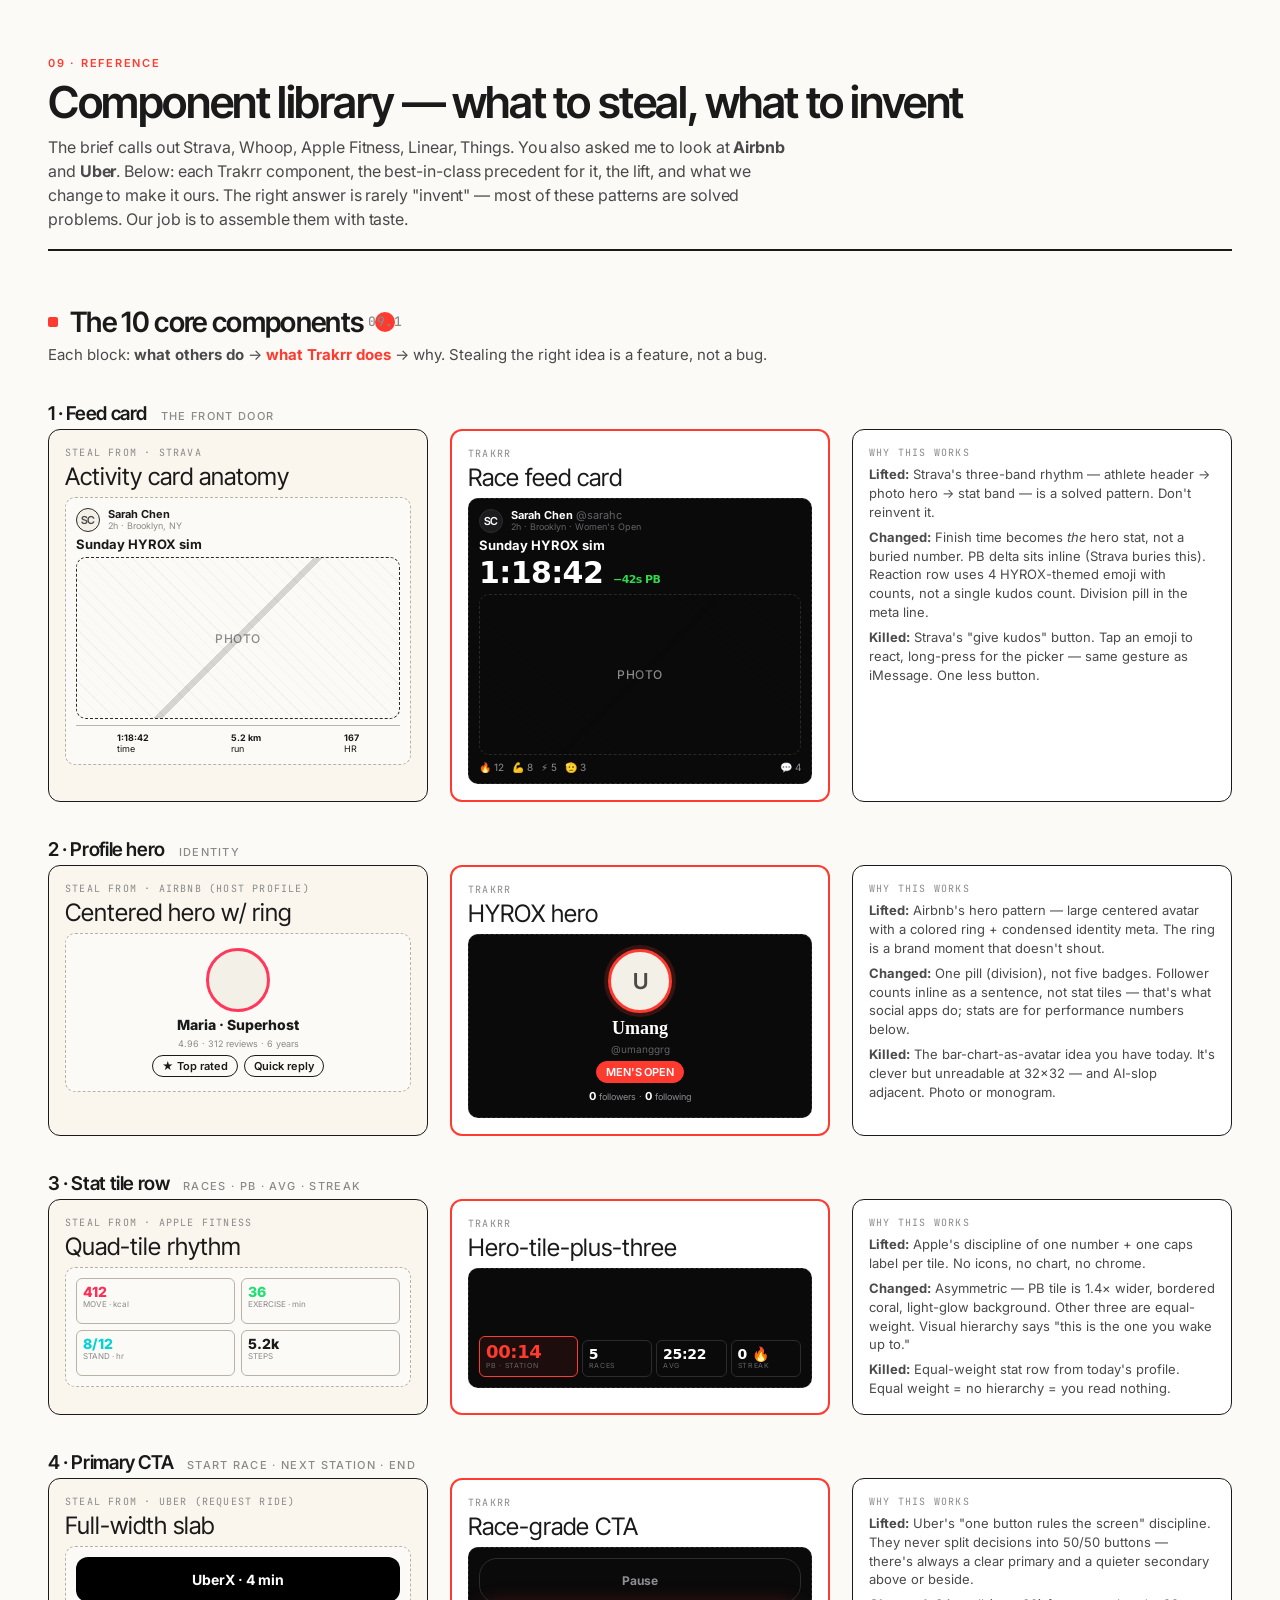
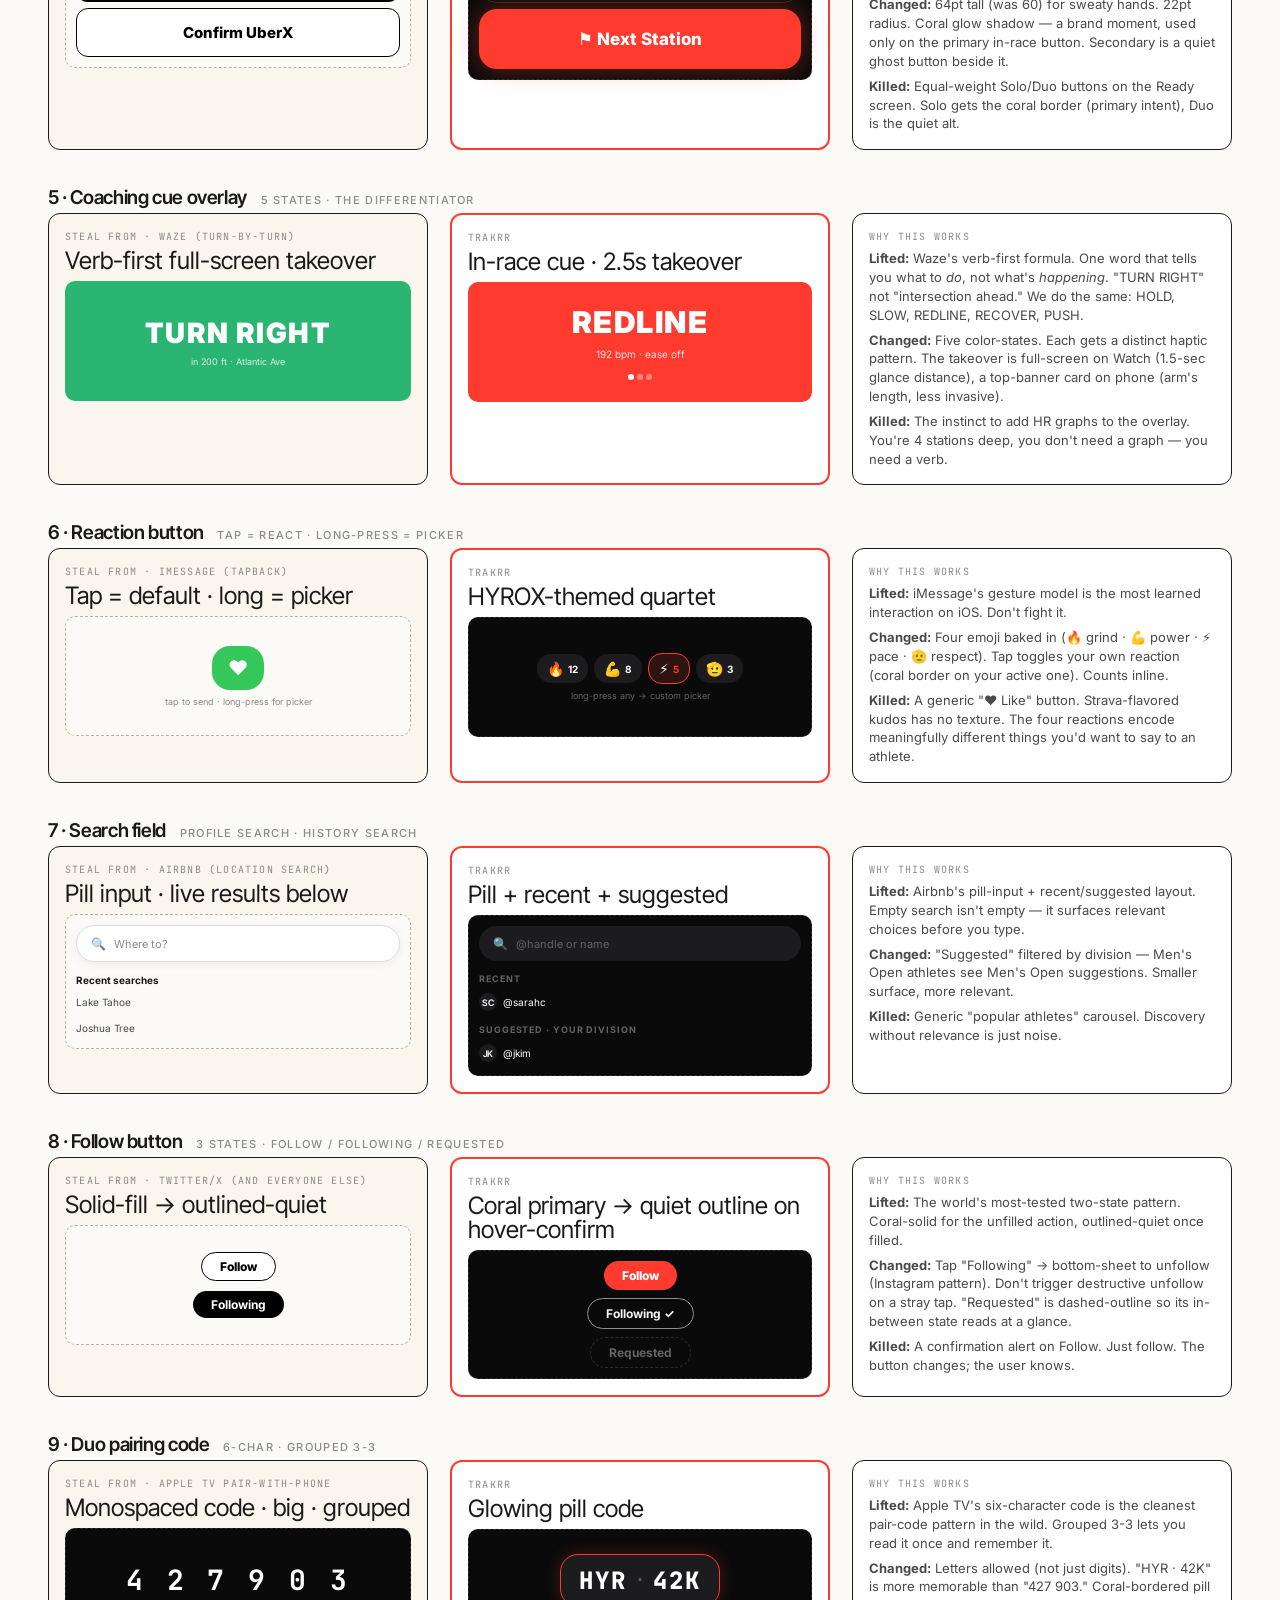
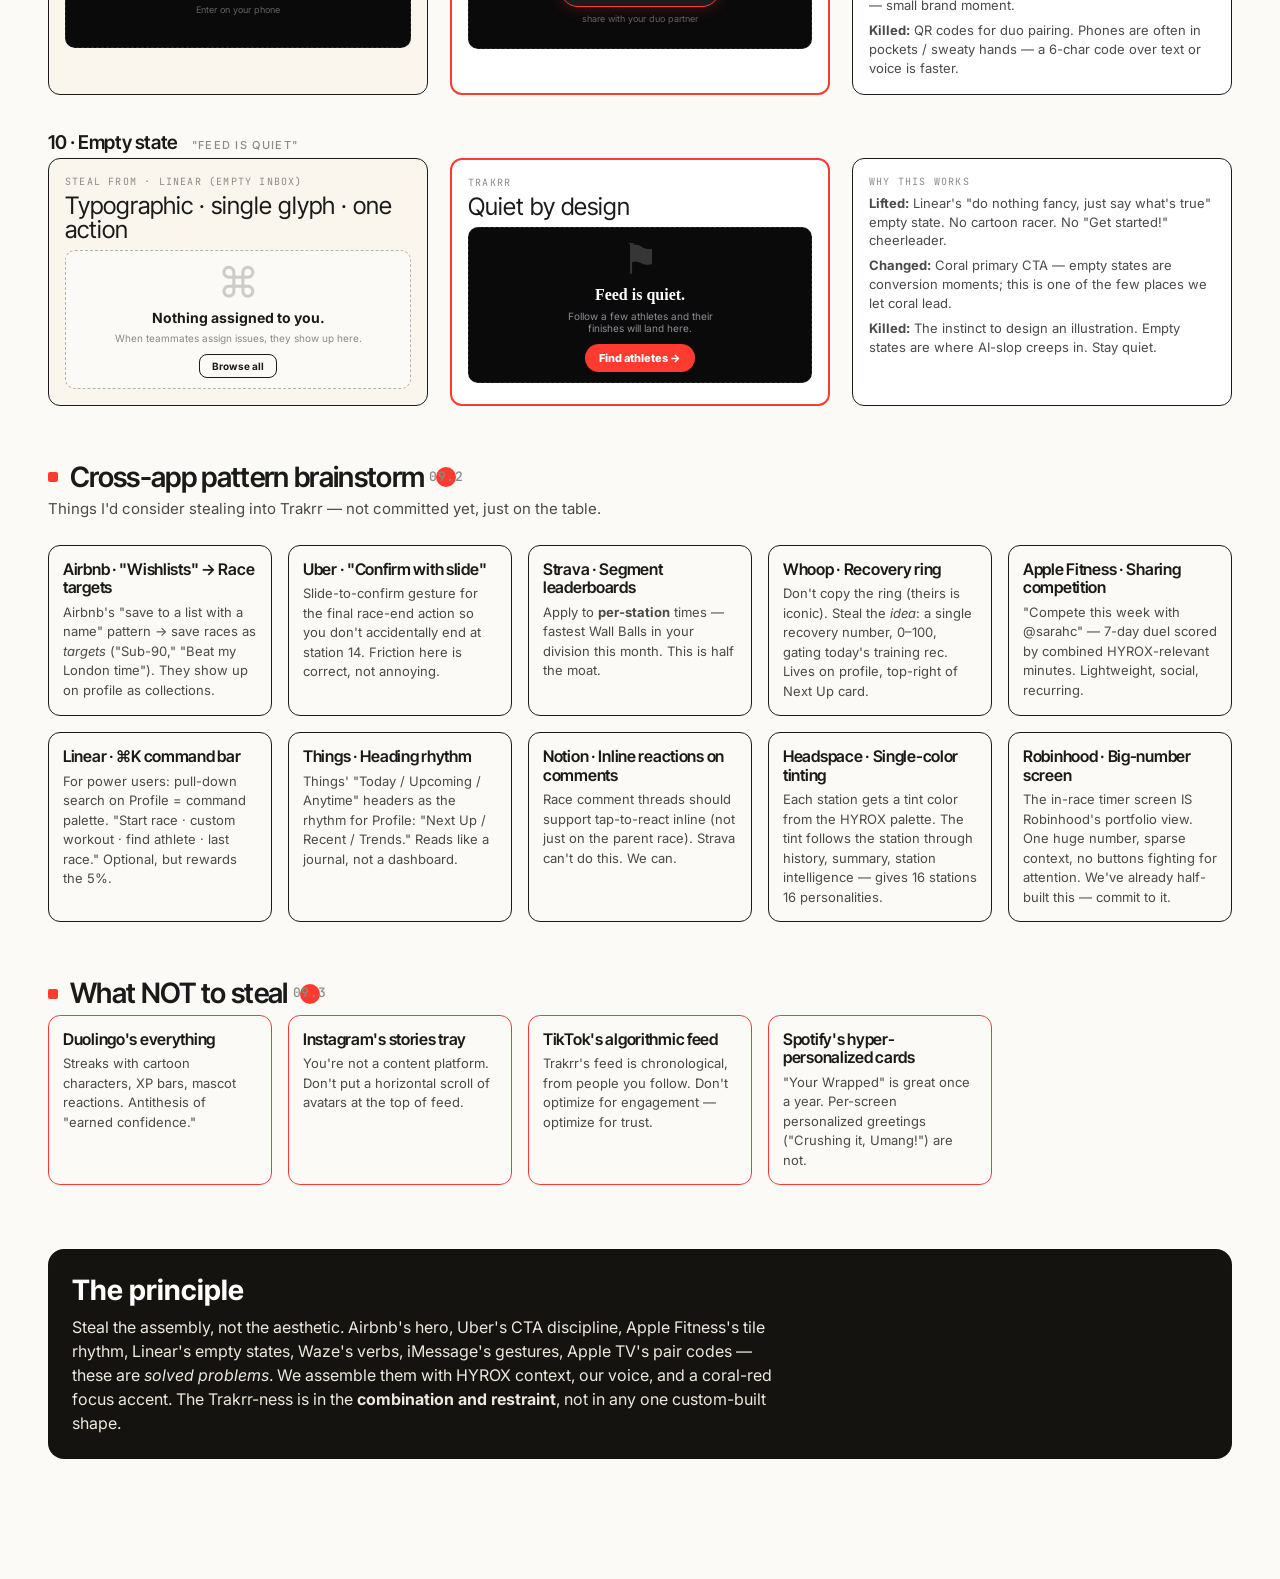
<file: trakrr-wireframes/tabs/09-components.html>
<!doctype html>
<html lang="en">
<head>
<meta charset="utf-8">
<title>09 — Component library</title>
<link href="https://fonts.googleapis.com/css2?family=Inter+Tight:wght@500;600;700&family=Inter:wght@400;500;600&family=JetBrains+Mono:wght@400;500&display=swap" rel="stylesheet">
<link rel="stylesheet" href="../styles/sketch.css">
<style>
  .lift { display: grid; grid-template-columns: 1fr 1fr 1fr; gap: 22px; margin-bottom: 28px; }
  .lift > .from, .lift > .to, .lift > .why { border: 1.5px solid var(--ink); border-radius: 12px; padding: 16px; background: white; }
  .lift > .from { background: #faf6ed; }
  .lift > .to { border-color: var(--coral); border-width: 2px; }
  .lift .hdr { font-family: var(--hand); font-size: 24px; line-height: 1; margin-bottom: 8px; }
  .lift .src { font-family: var(--mono); font-size: 10px; color: var(--ink-3); letter-spacing: .12em; text-transform: uppercase; margin-bottom: 6px; }
  .lift .why p { font-family: var(--pen); font-size: 13px; color: var(--ink-2); line-height: 1.45; margin: 0; }
  .lift .why p + p { margin-top: 6px; }
  .mini { width: 100%; min-height: 120px; border: 1.2px dashed var(--rule-soft); border-radius: 10px; padding: 10px; display: flex; flex-direction: column; gap: 6px; background: var(--paper); }
  .mini.dark { background: var(--night); color: var(--text-night); border-color: var(--night-rule); }
</style>
</head>
<body>
<div class="page">
  <header>
    <div class="crumb">09 · Reference</div>
    <h1>Component library — what to steal, what to invent</h1>
    <p>The brief calls out Strava, Whoop, Apple Fitness, Linear, Things. You also asked me to look at <b>Airbnb</b> and <b>Uber</b>. Below: each Trakrr component, the best-in-class precedent for it, the lift, and what we change to make it ours. The right answer is rarely "invent" — most of these patterns are solved problems. Our job is to assemble them with taste.</p>
  </header>

  <h2 class="section"><span>The 10 core components</span><span class="num">09.1</span></h2>
  <p class="lede">Each block: <b style="color: var(--ink-2);">what others do</b> → <b style="color: var(--coral);">what Trakrr does</b> → why. Stealing the right idea is a feature, not a bug.</p>

  <!-- 1. FEED CARD -->
  <h3 class="row">1 · Feed card <span class="tag">the front door</span></h3>
  <div class="lift">
    <div class="from">
      <div class="src">Steal from · Strava</div>
      <div class="hdr">Activity card anatomy</div>
      <div class="mini">
        <div style="display:flex;gap:8px;align-items:center;"><div class="av" style="width:24px;height:24px;font-size:11px;">SC</div><div style="flex:1;"><div style="font-size:11px;font-weight:700;line-height:1;">Sarah Chen</div><div style="font-size:9px;color:var(--ink-3);">2h · Brooklyn, NY</div></div></div>
        <div style="font-size:13px;font-weight:700;line-height:1;">Sunday HYROX sim</div>
        <div class="photo" style="aspect-ratio: 16/8;">photo</div>
        <div style="display:flex;justify-content:space-around;font-size:9px;border-top:1px solid var(--rule-soft);padding-top:6px;"><span><b>1:18:42</b><br>time</span><span><b>5.2 km</b><br>run</span><span><b>167</b><br>HR</span></div>
      </div>
    </div>
    <div class="to">
      <div class="src coral-text">Trakrr</div>
      <div class="hdr">Race feed card</div>
      <div class="mini dark">
        <div style="display:flex;gap:8px;align-items:center;"><div class="av" style="width:24px;height:24px;font-size:11px;background:var(--night-3);color:#fff;border-color:var(--night-rule);">SC</div><div style="flex:1;"><div style="font-size:11px;font-weight:700;line-height:1;color:#fff;">Sarah Chen <span style="color:var(--text-night-3);font-weight:400;">@sarahc</span></div><div style="font-size:9px;color:var(--text-night-3);">2h · Brooklyn · Women's Open</div></div></div>
        <div style="font-size:13px;font-weight:700;line-height:1;color:#fff;">Sunday HYROX sim</div>
        <div class="bignum hero" style="color:#fff;font-size:30px;">1:18:42 <span style="font-size:11px;color:var(--green);">−42s PB</span></div>
        <div class="photo" style="aspect-ratio: 16/8;">photo</div>
        <div style="display:flex;gap:8px;align-items:center;font-size:10px;color:var(--text-night-2);"><span>🔥 12</span><span>💪 8</span><span>⚡ 5</span><span>🫡 3</span><span style="margin-left:auto;">💬 4</span></div>
      </div>
    </div>
    <div class="why">
      <div class="src">Why this works</div>
      <p><b>Lifted:</b> Strava's three-band rhythm — athlete header → photo hero → stat band — is a solved pattern. Don't reinvent it.</p>
      <p><b>Changed:</b> Finish time becomes <i>the</i> hero stat, not a buried number. PB delta sits inline (Strava buries this). Reaction row uses 4 HYROX-themed emoji with counts, not a single kudos count. Division pill in the meta line.</p>
      <p><b>Killed:</b> Strava's "give kudos" button. Tap an emoji to react, long-press for the picker — same gesture as iMessage. One less button.</p>
    </div>
  </div>

  <!-- 2. PROFILE HERO -->
  <h3 class="row">2 · Profile hero <span class="tag">identity</span></h3>
  <div class="lift">
    <div class="from">
      <div class="src">Steal from · Airbnb (host profile)</div>
      <div class="hdr">Centered hero w/ ring</div>
      <div class="mini" style="align-items:center;text-align:center;padding:14px 10px;">
        <div class="av lg" style="margin: 0 auto; border: 3px solid #FF385C;"></div>
        <div style="font-weight:800;font-size:14px;line-height:1;">Maria · Superhost</div>
        <div style="font-size:9px;color:var(--ink-3);">4.96 · 312 reviews · 6 years</div>
        <div style="display:flex;gap:6px;justify-content:center;"><span class="chip">★ Top rated</span><span class="chip">Quick reply</span></div>
      </div>
    </div>
    <div class="to">
      <div class="src coral-text">Trakrr</div>
      <div class="hdr">HYROX hero</div>
      <div class="mini dark" style="align-items:center;text-align:center;padding:14px 10px;">
        <div class="av lg" style="margin: 0 auto; border: 3px solid var(--coral); box-shadow: 0 0 0 4px rgba(255,69,48,.18);">U</div>
        <div style="font-family:-apple-system,'SF Pro Rounded';font-weight:900;font-size:18px;line-height:1;color:#fff;">Umang</div>
        <div style="font-size:10px;color:var(--text-night-3);">@umanggrg</div>
        <div style="display:flex;gap:6px;justify-content:center;"><span class="chip coral fill"><span style="color:#fff;">MEN'S OPEN</span></span></div>
        <div style="font-size:9px;color:var(--text-night-2);"><b style="color:#fff;font-size:11px;">0</b> followers · <b style="color:#fff;font-size:11px;">0</b> following</div>
      </div>
    </div>
    <div class="why">
      <div class="src">Why this works</div>
      <p><b>Lifted:</b> Airbnb's hero pattern — large centered avatar with a colored ring + condensed identity meta. The ring is a brand moment that doesn't shout.</p>
      <p><b>Changed:</b> One pill (division), not five badges. Follower counts inline as a sentence, not stat tiles — that's what social apps do; stats are for performance numbers below.</p>
      <p><b>Killed:</b> The bar-chart-as-avatar idea you have today. It's clever but unreadable at 32×32 — and AI-slop adjacent. Photo or monogram.</p>
    </div>
  </div>

  <!-- 3. STAT TILE -->
  <h3 class="row">3 · Stat tile row <span class="tag">Races · PB · Avg · Streak</span></h3>
  <div class="lift">
    <div class="from">
      <div class="src">Steal from · Apple Fitness</div>
      <div class="hdr">Quad-tile rhythm</div>
      <div class="mini" style="display:grid;grid-template-columns:1fr 1fr;gap:6px;">
        <div style="border:1px solid var(--rule-soft);border-radius:6px;padding:6px;"><div style="font-weight:800;font-size:14px;color:#FF2D55;line-height:1;">412</div><div style="font-size:8px;color:var(--ink-3);">MOVE · kcal</div></div>
        <div style="border:1px solid var(--rule-soft);border-radius:6px;padding:6px;"><div style="font-weight:800;font-size:14px;color:#1FE074;line-height:1;">36</div><div style="font-size:8px;color:var(--ink-3);">EXERCISE · min</div></div>
        <div style="border:1px solid var(--rule-soft);border-radius:6px;padding:6px;"><div style="font-weight:800;font-size:14px;color:#00D4D4;line-height:1;">8/12</div><div style="font-size:8px;color:var(--ink-3);">STAND · hr</div></div>
        <div style="border:1px solid var(--rule-soft);border-radius:6px;padding:6px;"><div style="font-weight:800;font-size:14px;line-height:1;">5.2k</div><div style="font-size:8px;color:var(--ink-3);">STEPS</div></div>
      </div>
    </div>
    <div class="to">
      <div class="src coral-text">Trakrr</div>
      <div class="hdr">Hero-tile-plus-three</div>
      <div class="mini dark" style="display:grid;grid-template-columns:1.4fr 1fr 1fr 1fr;gap:4px;align-items:end;">
        <div style="border:1.5px solid var(--coral);border-radius:6px;padding:6px;background:rgba(255,69,48,.08);"><div class="bignum mid" style="color:var(--coral);font-size:18px;">00:14</div><div style="font-size:7px;color:var(--text-night-3);letter-spacing:.1em;">PB · STATION</div></div>
        <div style="border:1px solid var(--night-rule);border-radius:6px;padding:6px;"><div class="bignum mid" style="color:#fff;font-size:14px;">5</div><div style="font-size:7px;color:var(--text-night-3);letter-spacing:.1em;">RACES</div></div>
        <div style="border:1px solid var(--night-rule);border-radius:6px;padding:6px;"><div class="bignum mid" style="color:#fff;font-size:14px;">25:22</div><div style="font-size:7px;color:var(--text-night-3);letter-spacing:.1em;">AVG</div></div>
        <div style="border:1px solid var(--night-rule);border-radius:6px;padding:6px;"><div class="bignum mid" style="color:#fff;font-size:14px;">0 🔥</div><div style="font-size:7px;color:var(--text-night-3);letter-spacing:.1em;">STREAK</div></div>
      </div>
    </div>
    <div class="why">
      <div class="src">Why this works</div>
      <p><b>Lifted:</b> Apple's discipline of one number + one caps label per tile. No icons, no chart, no chrome.</p>
      <p><b>Changed:</b> Asymmetric — PB tile is 1.4× wider, bordered coral, light-glow background. Other three are equal-weight. Visual hierarchy says "this is the one you wake up to."</p>
      <p><b>Killed:</b> Equal-weight stat row from today's profile. Equal weight = no hierarchy = you read nothing.</p>
    </div>
  </div>

  <!-- 4. PRIMARY CTA -->
  <h3 class="row">4 · Primary CTA <span class="tag">Start Race · Next Station · End</span></h3>
  <div class="lift">
    <div class="from">
      <div class="src">Steal from · Uber (request ride)</div>
      <div class="hdr">Full-width slab</div>
      <div class="mini" style="justify-content:flex-end;">
        <div style="background:#000;color:#fff;border-radius:12px;padding:14px;text-align:center;font-weight:700;font-size:14px;">UberX · 4 min</div>
        <div style="background:#fff;color:#000;border:1px solid #000;border-radius:12px;padding:14px;text-align:center;font-weight:800;font-size:15px;">Confirm UberX</div>
      </div>
    </div>
    <div class="to">
      <div class="src coral-text">Trakrr</div>
      <div class="hdr">Race-grade CTA</div>
      <div class="mini dark" style="justify-content:flex-end;">
        <div style="background:transparent;color:var(--text-night-2);border:1.5px solid var(--night-rule);border-radius:18px;padding:14px;text-align:center;font-weight:700;font-size:12px;">Pause</div>
        <div style="background:var(--coral);color:#fff;border-radius:18px;padding:20px;text-align:center;font-weight:800;font-size:17px;box-shadow:0 0 24px rgba(255,69,48,.4);">⚑ Next Station</div>
      </div>
    </div>
    <div class="why">
      <div class="src">Why this works</div>
      <p><b>Lifted:</b> Uber's "one button rules the screen" discipline. They never split decisions into 50/50 buttons — there's always a clear primary and a quieter secondary above or beside.</p>
      <p><b>Changed:</b> 64pt tall (was 60) for sweaty hands. 22pt radius. Coral glow shadow — a brand moment, used only on the primary in-race button. Secondary is a quiet ghost button beside it.</p>
      <p><b>Killed:</b> Equal-weight Solo/Duo buttons on the Ready screen. Solo gets the coral border (primary intent), Duo is the quiet alt.</p>
    </div>
  </div>

  <!-- 5. COACHING CUE OVERLAY -->
  <h3 class="row">5 · Coaching cue overlay <span class="tag">5 states · the differentiator</span></h3>
  <div class="lift">
    <div class="from">
      <div class="src">Steal from · Waze (turn-by-turn)</div>
      <div class="hdr">Verb-first full-screen takeover</div>
      <div class="mini dark" style="align-items:center;justify-content:center;text-align:center;background:#2BB573;color:#fff;border:none;">
        <div style="font-weight:900;font-size:28px;letter-spacing:.05em;">TURN RIGHT</div>
        <div style="font-size:9px;opacity:.8;">in 200 ft · Atlantic Ave</div>
      </div>
    </div>
    <div class="to">
      <div class="src coral-text">Trakrr</div>
      <div class="hdr">In-race cue · 2.5s takeover</div>
      <div class="mini dark" style="align-items:center;justify-content:center;text-align:center;background:#FF3B30;color:#fff;border:none;">
        <div style="font-weight:900;font-size:30px;letter-spacing:.05em;">REDLINE</div>
        <div style="font-size:10px;opacity:.85;margin-top:2px;">192 bpm · ease off</div>
        <div style="margin-top:8px;display:flex;gap:3px;justify-content:center;"><span style="width:6px;height:6px;border-radius:50%;background:#fff;"></span><span style="width:6px;height:6px;border-radius:50%;background:rgba(255,255,255,.4);"></span><span style="width:6px;height:6px;border-radius:50%;background:rgba(255,255,255,.4);"></span></div>
      </div>
    </div>
    <div class="why">
      <div class="src">Why this works</div>
      <p><b>Lifted:</b> Waze's verb-first formula. One word that tells you what to <i>do</i>, not what's <i>happening</i>. "TURN RIGHT" not "intersection ahead." We do the same: HOLD, SLOW, REDLINE, RECOVER, PUSH.</p>
      <p><b>Changed:</b> Five color-states. Each gets a distinct haptic pattern. The takeover is full-screen on Watch (1.5-sec glance distance), a top-banner card on phone (arm's length, less invasive).</p>
      <p><b>Killed:</b> The instinct to add HR graphs to the overlay. You're 4 stations deep, you don't need a graph — you need a verb.</p>
    </div>
  </div>

  <!-- 6. REACTION BUTTON -->
  <h3 class="row">6 · Reaction button <span class="tag">tap = react · long-press = picker</span></h3>
  <div class="lift">
    <div class="from">
      <div class="src">Steal from · iMessage (Tapback)</div>
      <div class="hdr">Tap = default · long = picker</div>
      <div class="mini" style="align-items:center;justify-content:center;">
        <div style="background:#34C759;border-radius:18px;padding:10px 16px;color:#fff;font-size:20px;">❤️</div>
        <div style="font-size:9px;color:var(--ink-3);">tap to send · long-press for picker</div>
      </div>
    </div>
    <div class="to">
      <div class="src coral-text">Trakrr</div>
      <div class="hdr">HYROX-themed quartet</div>
      <div class="mini dark" style="align-items:center;justify-content:center;">
        <div style="display:flex;gap:6px;align-items:center;">
          <div style="background:var(--night-3);border-radius:14px;padding:6px 10px;color:#fff;font-size:14px;display:flex;gap:4px;align-items:center;">🔥<span style="font-size:10px;font-weight:700;">12</span></div>
          <div style="background:var(--night-3);border-radius:14px;padding:6px 10px;color:#fff;font-size:14px;display:flex;gap:4px;align-items:center;">💪<span style="font-size:10px;font-weight:700;">8</span></div>
          <div style="background:rgba(255,69,48,.15);border:1.2px solid var(--coral);border-radius:14px;padding:6px 10px;color:#fff;font-size:14px;display:flex;gap:4px;align-items:center;">⚡<span style="font-size:10px;font-weight:700;color:var(--coral);">5</span></div>
          <div style="background:var(--night-3);border-radius:14px;padding:6px 10px;color:#fff;font-size:14px;display:flex;gap:4px;align-items:center;">🫡<span style="font-size:10px;font-weight:700;">3</span></div>
        </div>
        <div style="font-size:9px;color:var(--text-night-3);">long-press any → custom picker</div>
      </div>
    </div>
    <div class="why">
      <div class="src">Why this works</div>
      <p><b>Lifted:</b> iMessage's gesture model is the most learned interaction on iOS. Don't fight it.</p>
      <p><b>Changed:</b> Four emoji baked in (🔥 grind · 💪 power · ⚡ pace · 🫡 respect). Tap toggles your own reaction (coral border on your active one). Counts inline.</p>
      <p><b>Killed:</b> A generic "❤️ Like" button. Strava-flavored kudos has no texture. The four reactions encode meaningfully different things you'd want to say to an athlete.</p>
    </div>
  </div>

  <!-- 7. SEARCH FIELD -->
  <h3 class="row">7 · Search field <span class="tag">Profile search · History search</span></h3>
  <div class="lift">
    <div class="from">
      <div class="src">Steal from · Airbnb (location search)</div>
      <div class="hdr">Pill input · live results below</div>
      <div class="mini">
        <div style="background:#fff;border:1px solid #DDD;border-radius:999px;padding:10px 14px;display:flex;gap:8px;align-items:center;box-shadow:0 2px 8px rgba(0,0,0,.06);"><span style="font-size:12px;">🔍</span><span style="font-size:11px;color:var(--ink-3);">Where to?</span></div>
        <div style="font-size:10px;font-weight:700;margin-top:6px;">Recent searches</div>
        <div style="font-size:10px;color:var(--ink-2);padding:4px 0;">Lake Tahoe</div>
        <div style="font-size:10px;color:var(--ink-2);padding:4px 0;">Joshua Tree</div>
      </div>
    </div>
    <div class="to">
      <div class="src coral-text">Trakrr</div>
      <div class="hdr">Pill + recent + suggested</div>
      <div class="mini dark">
        <div style="background:var(--night-3);border-radius:999px;padding:10px 14px;display:flex;gap:8px;align-items:center;"><span style="font-size:12px;color:var(--coral);">🔍</span><span style="font-size:11px;color:var(--text-night-3);">@handle or name</span></div>
        <div style="font-size:9px;color:var(--text-night-3);font-weight:700;letter-spacing:.1em;margin-top:6px;">RECENT</div>
        <div style="display:flex;gap:6px;align-items:center;font-size:10px;color:#fff;padding:3px 0;"><div class="av" style="width:18px;height:18px;font-size:9px;background:var(--night-3);color:#fff;border:none;">SC</div>@sarahc</div>
        <div style="font-size:9px;color:var(--text-night-3);font-weight:700;letter-spacing:.1em;margin-top:4px;">SUGGESTED · YOUR DIVISION</div>
        <div style="display:flex;gap:6px;align-items:center;font-size:10px;color:#fff;padding:3px 0;"><div class="av" style="width:18px;height:18px;font-size:9px;background:var(--night-3);color:#fff;border:none;">JK</div>@jkim</div>
      </div>
    </div>
    <div class="why">
      <div class="src">Why this works</div>
      <p><b>Lifted:</b> Airbnb's pill-input + recent/suggested layout. Empty search isn't empty — it surfaces relevant choices before you type.</p>
      <p><b>Changed:</b> "Suggested" filtered by division — Men's Open athletes see Men's Open suggestions. Smaller surface, more relevant.</p>
      <p><b>Killed:</b> Generic "popular athletes" carousel. Discovery without relevance is just noise.</p>
    </div>
  </div>

  <!-- 8. FOLLOW BUTTON -->
  <h3 class="row">8 · Follow button <span class="tag">3 states · Follow / Following / Requested</span></h3>
  <div class="lift">
    <div class="from">
      <div class="src">Steal from · Twitter/X (and everyone else)</div>
      <div class="hdr">Solid-fill → outlined-quiet</div>
      <div class="mini" style="align-items:center;justify-content:center;gap:10px;">
        <div style="background:#fff;color:#000;border:1px solid #000;border-radius:999px;padding:6px 18px;font-weight:800;font-size:12px;">Follow</div>
        <div style="background:transparent;color:#fff;background:#000;border-radius:999px;padding:6px 18px;font-weight:700;font-size:12px;">Following</div>
      </div>
    </div>
    <div class="to">
      <div class="src coral-text">Trakrr</div>
      <div class="hdr">Coral primary → quiet outline on hover-confirm</div>
      <div class="mini dark" style="align-items:center;justify-content:center;gap:8px;">
        <div style="background:var(--coral);color:#fff;border-radius:999px;padding:7px 18px;font-weight:800;font-size:12px;">Follow</div>
        <div style="background:transparent;color:var(--text-night);border:1.5px solid var(--text-night-2);border-radius:999px;padding:7px 18px;font-weight:700;font-size:12px;">Following ✓</div>
        <div style="background:transparent;color:var(--text-night-3);border:1.5px dashed var(--night-rule);border-radius:999px;padding:7px 18px;font-weight:700;font-size:12px;">Requested</div>
      </div>
    </div>
    <div class="why">
      <div class="src">Why this works</div>
      <p><b>Lifted:</b> The world's most-tested two-state pattern. Coral-solid for the unfilled action, outlined-quiet once filled.</p>
      <p><b>Changed:</b> Tap "Following" → bottom-sheet to unfollow (Instagram pattern). Don't trigger destructive unfollow on a stray tap. "Requested" is dashed-outline so its in-between state reads at a glance.</p>
      <p><b>Killed:</b> A confirmation alert on Follow. Just follow. The button changes; the user knows.</p>
    </div>
  </div>

  <!-- 9. DUO PAIRING CODE -->
  <h3 class="row">9 · Duo pairing code <span class="tag">6-char · grouped 3-3</span></h3>
  <div class="lift">
    <div class="from">
      <div class="src">Steal from · Apple TV pair-with-phone</div>
      <div class="hdr">Monospaced code · big · grouped</div>
      <div class="mini dark" style="align-items:center;justify-content:center;">
        <div style="font-family:var(--mono);font-weight:700;font-size:28px;color:#fff;letter-spacing:.12em;">4 2 7   9 0 3</div>
        <div style="font-size:9px;color:var(--text-night-3);">Enter on your phone</div>
      </div>
    </div>
    <div class="to">
      <div class="src coral-text">Trakrr</div>
      <div class="hdr">Glowing pill code</div>
      <div class="mini dark" style="align-items:center;justify-content:center;">
        <div style="background:var(--night-3);border:1.5px solid var(--coral);border-radius:18px;padding:10px 18px;display:flex;gap:10px;box-shadow:0 0 16px rgba(255,69,48,.25);">
          <span style="font-family:var(--mono);font-weight:800;font-size:24px;color:#fff;letter-spacing:.08em;">HYR</span>
          <span style="color:var(--text-night-3);font-size:24px;">·</span>
          <span style="font-family:var(--mono);font-weight:800;font-size:24px;color:#fff;letter-spacing:.08em;">42K</span>
        </div>
        <div style="font-size:9px;color:var(--text-night-3);">share with your duo partner</div>
      </div>
    </div>
    <div class="why">
      <div class="src">Why this works</div>
      <p><b>Lifted:</b> Apple TV's six-character code is the cleanest pair-code pattern in the wild. Grouped 3-3 lets you read it once and remember it.</p>
      <p><b>Changed:</b> Letters allowed (not just digits). "HYR · 42K" is more memorable than "427 903." Coral-bordered pill — small brand moment.</p>
      <p><b>Killed:</b> QR codes for duo pairing. Phones are often in pockets / sweaty hands — a 6-char code over text or voice is faster.</p>
    </div>
  </div>

  <!-- 10. EMPTY STATE -->
  <h3 class="row">10 · Empty state <span class="tag">"Feed is quiet"</span></h3>
  <div class="lift">
    <div class="from">
      <div class="src">Steal from · Linear (empty inbox)</div>
      <div class="hdr">Typographic · single glyph · one action</div>
      <div class="mini" style="align-items:center;justify-content:center;text-align:center;">
        <div style="font-size:42px;opacity:.2;line-height:1;">⌘</div>
        <div style="font-weight:700;font-size:14px;">Nothing assigned to you.</div>
        <div style="font-size:10px;color:var(--ink-3);">When teammates assign issues, they show up here.</div>
        <div style="background:transparent;border:1px solid var(--ink);border-radius:8px;padding:5px 12px;font-size:10px;font-weight:700;display:inline-block;margin-top:4px;">Browse all</div>
      </div>
    </div>
    <div class="to">
      <div class="src coral-text">Trakrr</div>
      <div class="hdr">Quiet by design</div>
      <div class="mini dark" style="align-items:center;justify-content:center;text-align:center;">
        <div style="font-size:42px;opacity:.18;line-height:1;color:#fff;">⚑</div>
        <div style="font-family:-apple-system,'SF Pro Rounded';font-weight:800;font-size:16px;color:#fff;">Feed is quiet.</div>
        <div style="font-size:10px;color:var(--text-night-2);max-width:160px;">Follow a few athletes and their finishes will land here.</div>
        <div style="background:var(--coral);color:#fff;border-radius:14px;padding:7px 14px;font-size:11px;font-weight:800;display:inline-block;margin-top:4px;">Find athletes →</div>
      </div>
    </div>
    <div class="why">
      <div class="src">Why this works</div>
      <p><b>Lifted:</b> Linear's "do nothing fancy, just say what's true" empty state. No cartoon racer. No "Get started!" cheerleader.</p>
      <p><b>Changed:</b> Coral primary CTA — empty states are conversion moments; this is one of the few places we let coral lead.</p>
      <p><b>Killed:</b> The instinct to design an illustration. Empty states are where AI-slop creeps in. Stay quiet.</p>
    </div>
  </div>

  <h2 class="section"><span>Cross-app pattern brainstorm</span><span class="num">09.2</span></h2>
  <p class="lede">Things I'd consider stealing into Trakrr — not committed yet, just on the table.</p>
  <div class="spec-grid">
    <div class="spec"><h4>Airbnb · "Wishlists" → Race targets</h4><p>Airbnb's "save to a list with a name" pattern → save races as <i>targets</i> ("Sub-90," "Beat my London time"). They show up on profile as collections.</p></div>
    <div class="spec"><h4>Uber · "Confirm with slide"</h4><p>Slide-to-confirm gesture for the final race-end action so you don't accidentally end at station 14. Friction here is correct, not annoying.</p></div>
    <div class="spec"><h4>Strava · Segment leaderboards</h4><p>Apply to <b>per-station</b> times — fastest Wall Balls in your division this month. This is half the moat.</p></div>
    <div class="spec"><h4>Whoop · Recovery ring</h4><p>Don't copy the ring (theirs is iconic). Steal the <i>idea</i>: a single recovery number, 0–100, gating today's training rec. Lives on profile, top-right of Next Up card.</p></div>
    <div class="spec"><h4>Apple Fitness · Sharing competition</h4><p>"Compete this week with @sarahc" — 7-day duel scored by combined HYROX-relevant minutes. Lightweight, social, recurring.</p></div>
    <div class="spec"><h4>Linear · ⌘K command bar</h4><p>For power users: pull-down search on Profile = command palette. "Start race · custom workout · find athlete · last race." Optional, but rewards the 5%.</p></div>
    <div class="spec"><h4>Things · Heading rhythm</h4><p>Things' "Today / Upcoming / Anytime" headers as the rhythm for Profile: "Next Up / Recent / Trends." Reads like a journal, not a dashboard.</p></div>
    <div class="spec"><h4>Notion · Inline reactions on comments</h4><p>Race comment threads should support tap-to-react inline (not just on the parent race). Strava can't do this. We can.</p></div>
    <div class="spec"><h4>Headspace · Single-color tinting</h4><p>Each station gets a tint color from the HYROX palette. The tint follows the station through history, summary, station intelligence — gives 16 stations 16 personalities.</p></div>
    <div class="spec"><h4>Robinhood · Big-number screen</h4><p>The in-race timer screen IS Robinhood's portfolio view. One huge number, sparse context, no buttons fighting for attention. We've already half-built this — commit to it.</p></div>
  </div>

  <h2 class="section"><span>What NOT to steal</span><span class="num">09.3</span></h2>
  <div class="spec-grid">
    <div class="spec" style="border-color: var(--coral);"><h4>Duolingo's everything</h4><p>Streaks with cartoon characters, XP bars, mascot reactions. Antithesis of "earned confidence."</p></div>
    <div class="spec" style="border-color: var(--coral);"><h4>Instagram's stories tray</h4><p>You're not a content platform. Don't put a horizontal scroll of avatars at the top of feed.</p></div>
    <div class="spec" style="border-color: var(--coral);"><h4>TikTok's algorithmic feed</h4><p>Trakrr's feed is chronological, from people you follow. Don't optimize for engagement — optimize for trust.</p></div>
    <div class="spec" style="border-color: var(--coral);"><h4>Spotify's hyper-personalized cards</h4><p>"Your Wrapped" is great once a year. Per-screen personalized greetings ("Crushing it, Umang!") are not.</p></div>
  </div>

  <div style="margin-top: 64px; padding: 24px; background: #14130f; color: #ece8dd; border-radius: 16px;">
    <h3 style="font-family: var(--hand); font-size: 28px; margin: 0 0 8px; color: #fff;">The principle</h3>
    <p style="font-family: var(--pen); font-size: 16px; line-height: 1.5; margin: 0; max-width: 720px;">Steal the assembly, not the aesthetic. Airbnb's hero, Uber's CTA discipline, Apple Fitness's tile rhythm, Linear's empty states, Waze's verbs, iMessage's gestures, Apple TV's pair codes — these are <i>solved problems</i>. We assemble them with HYROX context, our voice, and a coral-red focus accent. The Trakrr-ness is in the <b>combination and restraint</b>, not in any one custom-built shape.</p>
  </div>
</div>
</body>
</html>
</file>
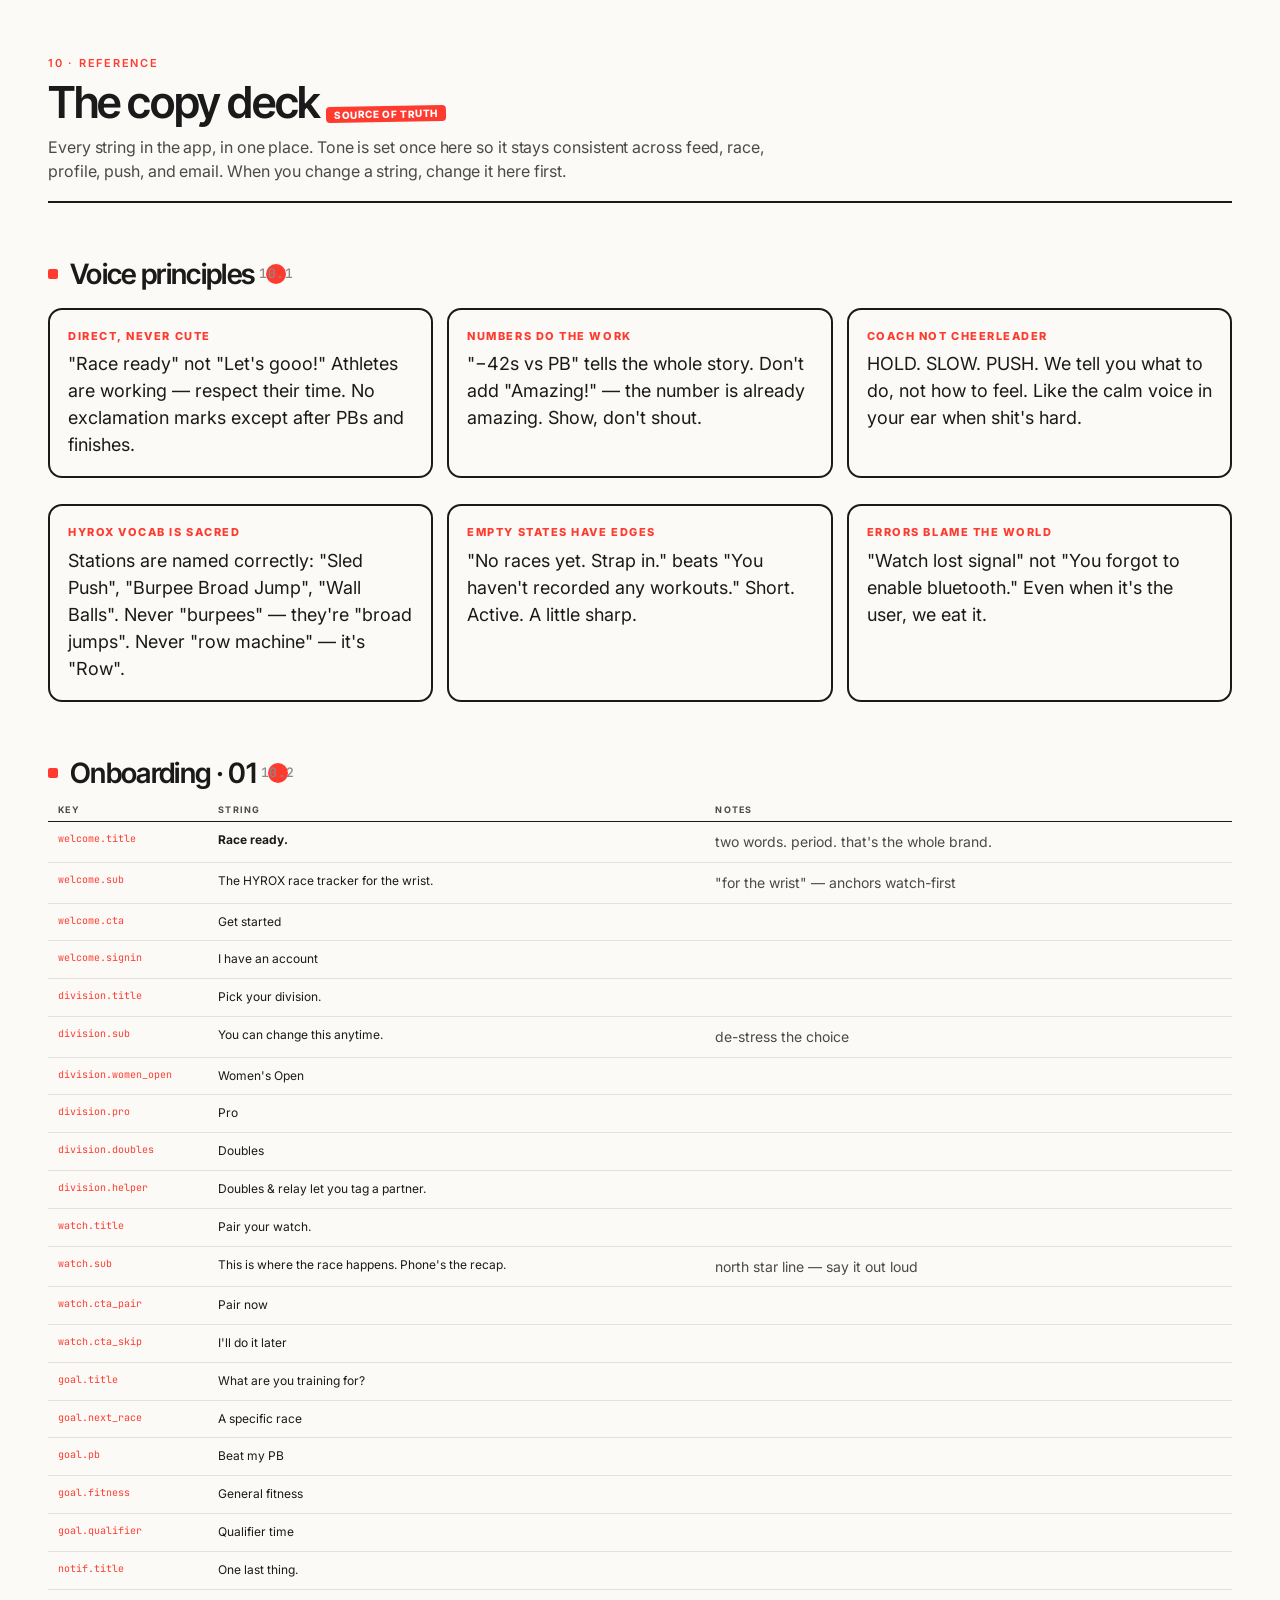
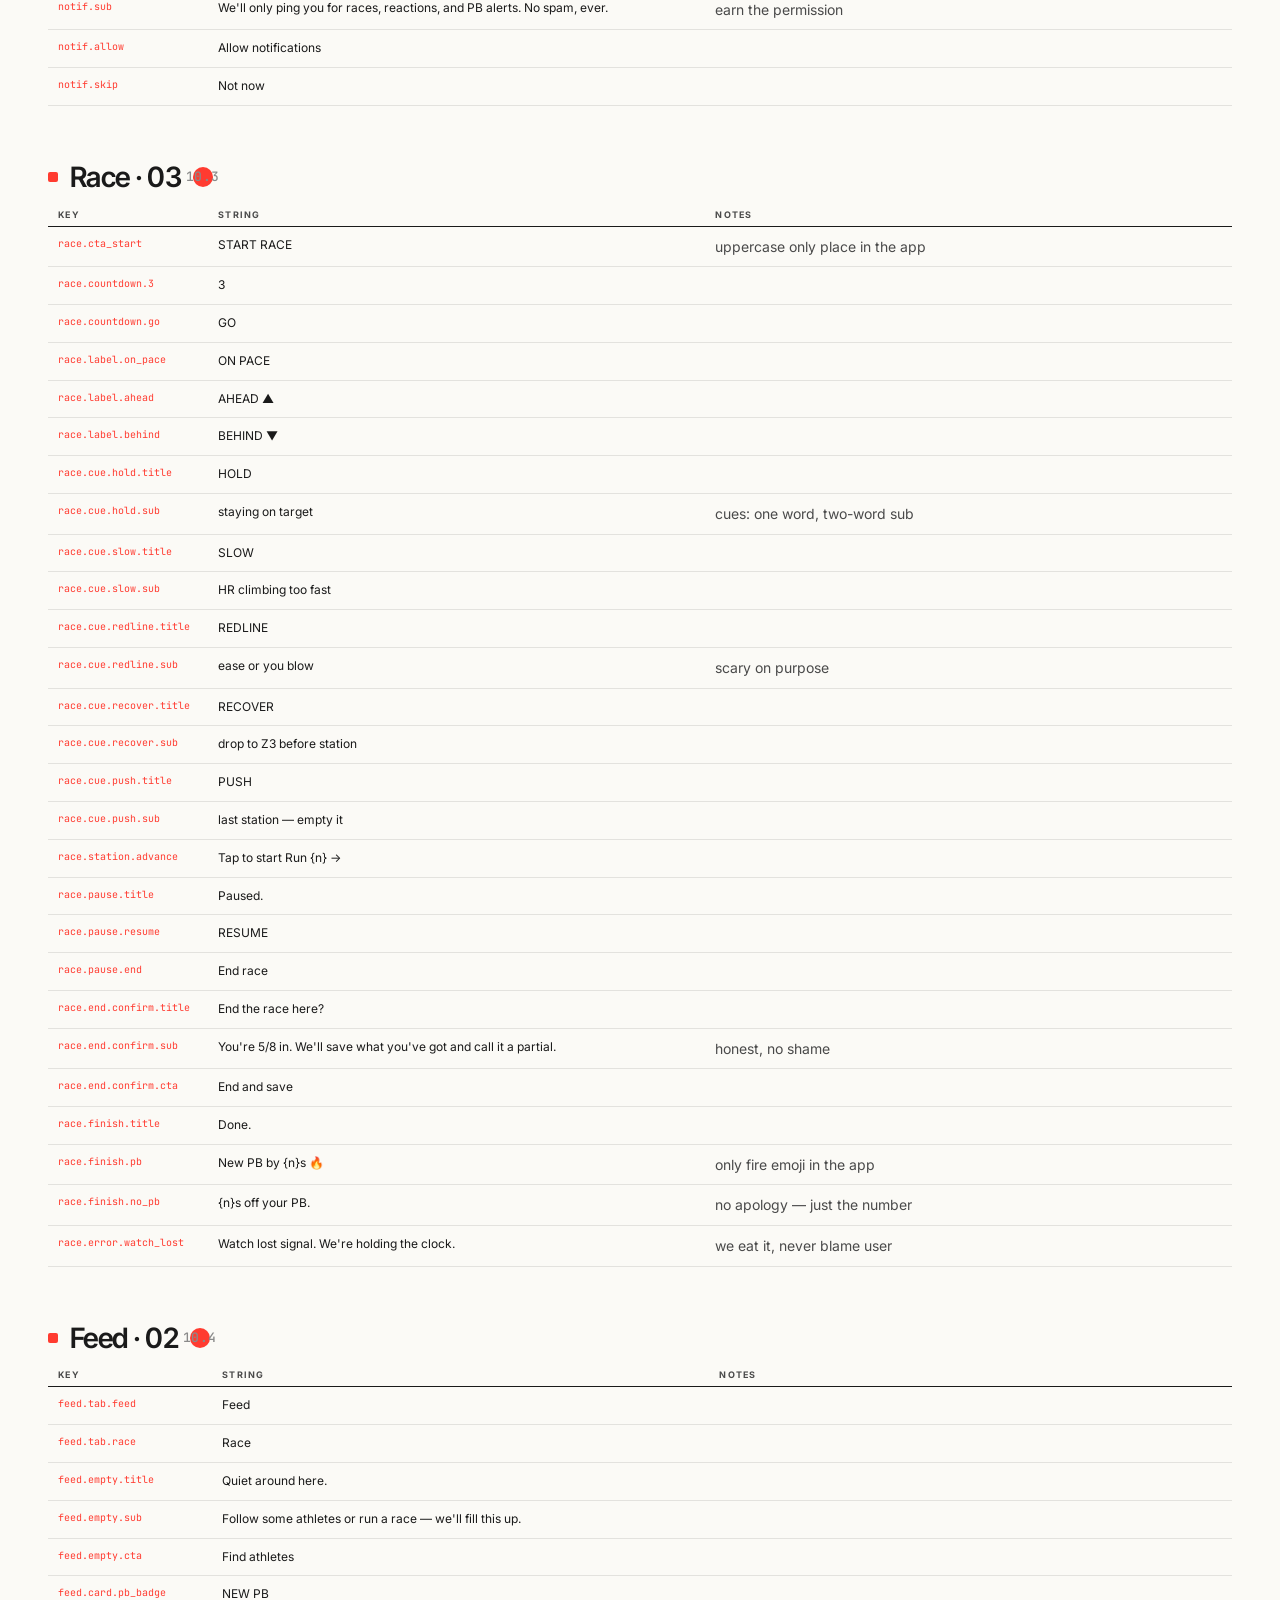
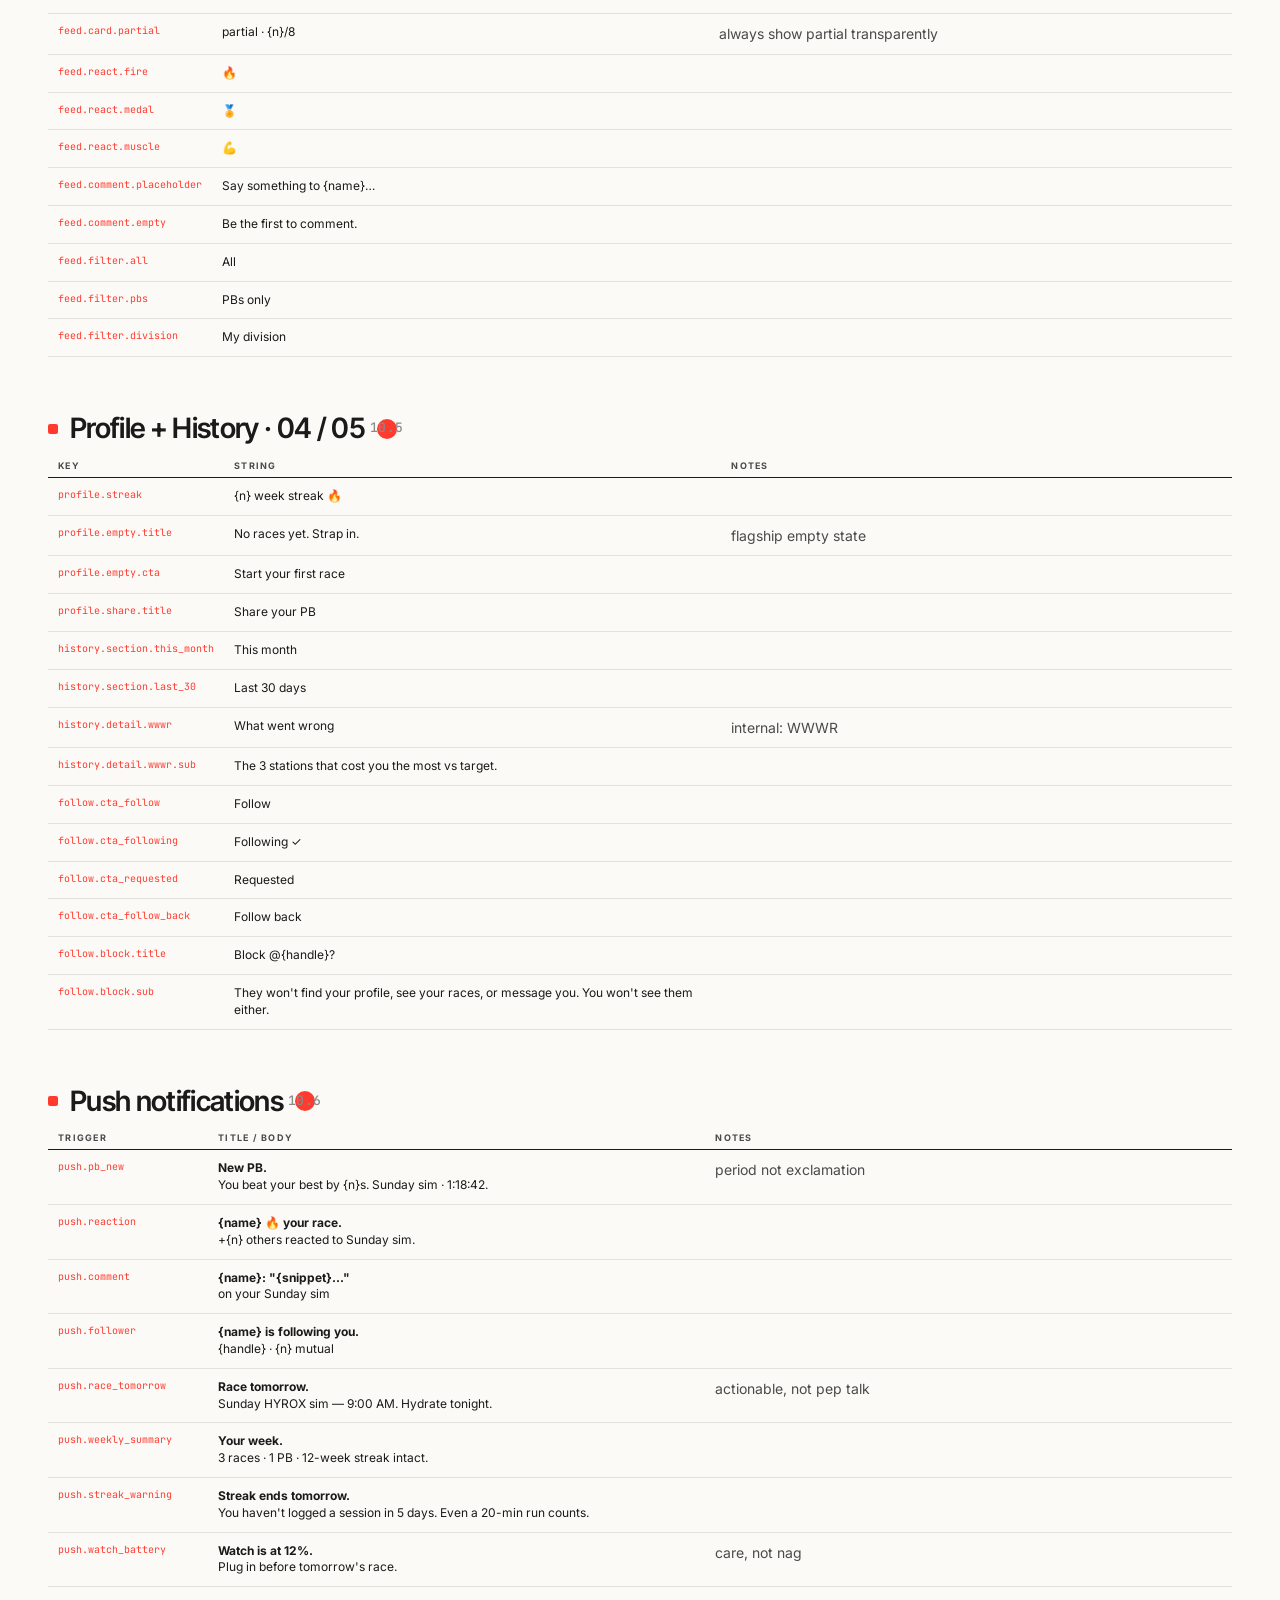
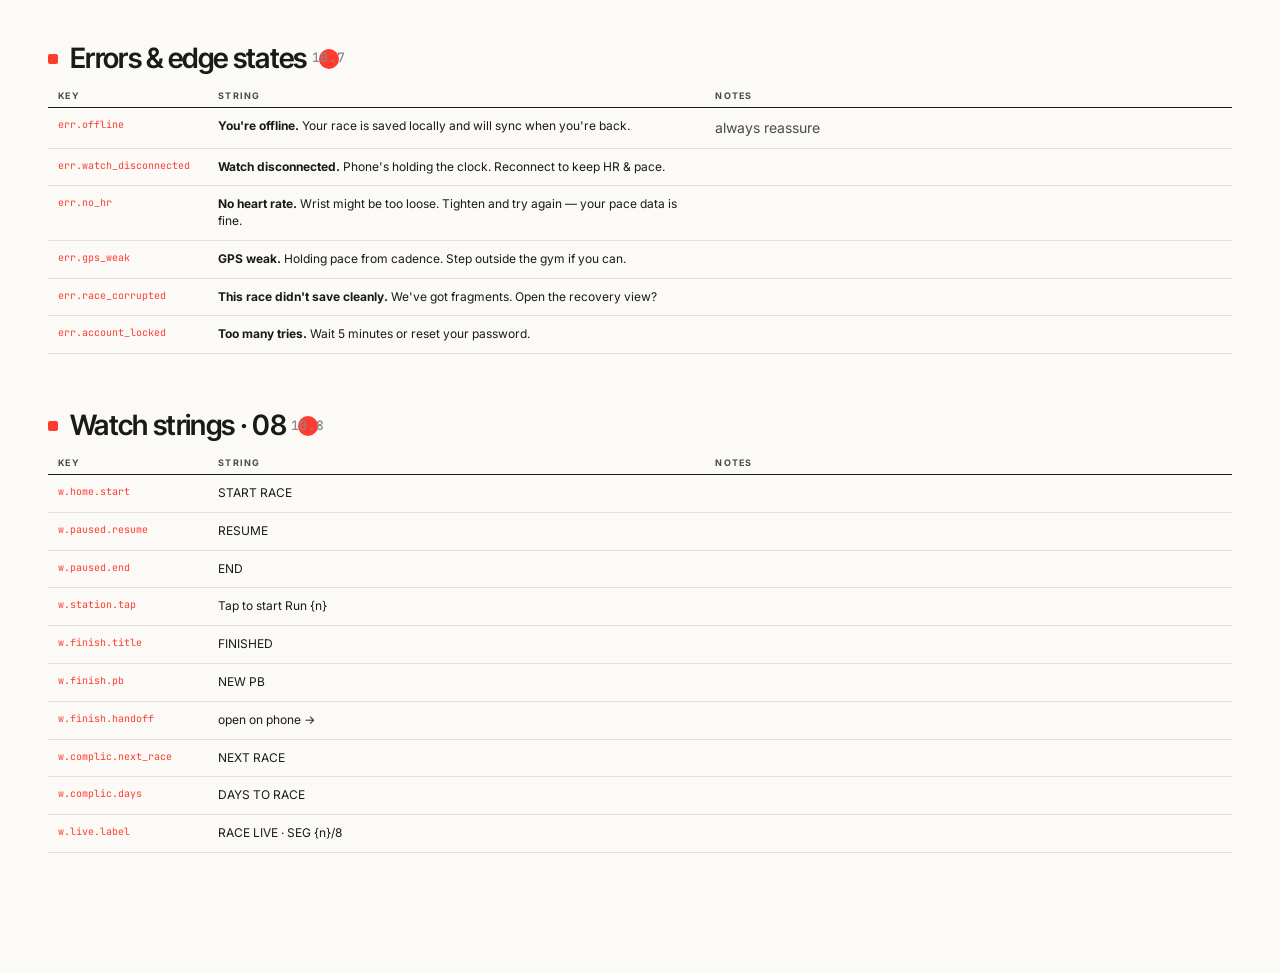
<file: trakrr-wireframes/tabs/10-copy.html>
<!doctype html>
<html lang="en">
<head>
<meta charset="utf-8">
<title>10 — Copy deck</title>
<link href="https://fonts.googleapis.com/css2?family=Inter+Tight:wght@500;600;700&family=Inter:wght@400;500;600&family=JetBrains+Mono:wght@400;500&display=swap" rel="stylesheet">
<link rel="stylesheet" href="../styles/sketch.css">
<style>
  .copy-table { width: 100%; border-collapse: collapse; font-family: var(--ui); font-size: 12px; margin-top: 8px; }
  .copy-table th { text-align: left; font-family: var(--ui); font-weight: 700; font-size: 9px; letter-spacing: .14em; color: var(--ink-2); text-transform: uppercase; padding: 8px 10px 6px; border-bottom: 1.5px solid var(--ink); }
  .copy-table td { padding: 10px; border-bottom: 1px solid rgba(13,13,15,.1); vertical-align: top; line-height: 1.4; color: var(--ink); }
  .copy-table td.key { font-family: "JetBrains Mono", monospace; font-size: 10px; color: var(--coral); white-space: nowrap; }
  .copy-table td.note { font-family: var(--script); font-size: 14px; color: var(--ink-2); }
  .copy-table tr:hover { background: var(--cream-2); }
  .stamp { display: inline-block; background: var(--coral); color: #fff; font-family: var(--ui); font-weight: 800; font-size: 10px; letter-spacing: .06em; padding: 3px 8px; border-radius: 4px; transform: rotate(-1deg); }
  .principle { background: var(--cream-2); border: 2px solid var(--ink); border-radius: 14px; padding: 18px; font-family: var(--script); font-size: 18px; color: var(--ink); margin-top: 12px; max-width: 720px; line-height: 1.5; }
  .principle b { display: block; font-family: var(--ui); font-weight: 800; font-size: 11px; letter-spacing: .14em; text-transform: uppercase; color: var(--coral); margin-bottom: 6px; }
</style>
</head>
<body>
<div class="page">
  <header>
    <div class="crumb">10 · Reference</div>
    <h1>The copy deck <span class="stamp">SOURCE OF TRUTH</span></h1>
    <p>Every string in the app, in one place. Tone is set once here so it stays consistent across feed, race, profile, push, and email. When you change a string, change it here first.</p>
  </header>

  <h2 class="section"><span>Voice principles</span><span class="num">10.1</span></h2>
  <div style="display:grid;grid-template-columns:repeat(auto-fit,minmax(320px,1fr));gap:14px;">
    <div class="principle"><b>Direct, never cute</b>"Race ready" not "Let's gooo!" Athletes are working — respect their time. No exclamation marks except after PBs and finishes.</div>
    <div class="principle"><b>Numbers do the work</b>"−42s vs PB" tells the whole story. Don't add "Amazing!" — the number is already amazing. Show, don't shout.</div>
    <div class="principle"><b>Coach not cheerleader</b>HOLD. SLOW. PUSH. We tell you what to do, not how to feel. Like the calm voice in your ear when shit's hard.</div>
    <div class="principle"><b>HYROX vocab is sacred</b>Stations are named correctly: "Sled Push", "Burpee Broad Jump", "Wall Balls". Never "burpees" — they're "broad jumps". Never "row machine" — it's "Row".</div>
    <div class="principle"><b>Empty states have edges</b>"No races yet. Strap in." beats "You haven't recorded any workouts." Short. Active. A little sharp.</div>
    <div class="principle"><b>Errors blame the world</b>"Watch lost signal" not "You forgot to enable bluetooth." Even when it's the user, we eat it.</div>
  </div>

  <h2 class="section"><span>Onboarding · 01</span><span class="num">10.2</span></h2>
  <table class="copy-table">
    <thead><tr><th style="width:160px;">Key</th><th style="width:42%;">String</th><th>Notes</th></tr></thead>
    <tbody>
      <tr><td class="key">welcome.title</td><td><b>Race ready.</b></td><td class="note">two words. period. that's the whole brand.</td></tr>
      <tr><td class="key">welcome.sub</td><td>The HYROX race tracker for the wrist.</td><td class="note">"for the wrist" — anchors watch-first</td></tr>
      <tr><td class="key">welcome.cta</td><td>Get started</td><td></td></tr>
      <tr><td class="key">welcome.signin</td><td>I have an account</td><td></td></tr>
      <tr><td class="key">division.title</td><td>Pick your division.</td><td></td></tr>
      <tr><td class="key">division.sub</td><td>You can change this anytime.</td><td class="note">de-stress the choice</td></tr>
      <tr><td class="key">division.women_open</td><td>Women's Open</td><td></td></tr>
      <tr><td class="key">division.pro</td><td>Pro</td><td></td></tr>
      <tr><td class="key">division.doubles</td><td>Doubles</td><td></td></tr>
      <tr><td class="key">division.helper</td><td>Doubles & relay let you tag a partner.</td><td></td></tr>
      <tr><td class="key">watch.title</td><td>Pair your watch.</td><td></td></tr>
      <tr><td class="key">watch.sub</td><td>This is where the race happens. Phone's the recap.</td><td class="note">north star line — say it out loud</td></tr>
      <tr><td class="key">watch.cta_pair</td><td>Pair now</td><td></td></tr>
      <tr><td class="key">watch.cta_skip</td><td>I'll do it later</td><td></td></tr>
      <tr><td class="key">goal.title</td><td>What are you training for?</td><td></td></tr>
      <tr><td class="key">goal.next_race</td><td>A specific race</td><td></td></tr>
      <tr><td class="key">goal.pb</td><td>Beat my PB</td><td></td></tr>
      <tr><td class="key">goal.fitness</td><td>General fitness</td><td></td></tr>
      <tr><td class="key">goal.qualifier</td><td>Qualifier time</td><td></td></tr>
      <tr><td class="key">notif.title</td><td>One last thing.</td><td></td></tr>
      <tr><td class="key">notif.sub</td><td>We'll only ping you for races, reactions, and PB alerts. No spam, ever.</td><td class="note">earn the permission</td></tr>
      <tr><td class="key">notif.allow</td><td>Allow notifications</td><td></td></tr>
      <tr><td class="key">notif.skip</td><td>Not now</td><td></td></tr>
    </tbody>
  </table>

  <h2 class="section"><span>Race · 03</span><span class="num">10.3</span></h2>
  <table class="copy-table">
    <thead><tr><th style="width:160px;">Key</th><th style="width:42%;">String</th><th>Notes</th></tr></thead>
    <tbody>
      <tr><td class="key">race.cta_start</td><td>START RACE</td><td class="note">uppercase only place in the app</td></tr>
      <tr><td class="key">race.countdown.3</td><td>3</td><td></td></tr>
      <tr><td class="key">race.countdown.go</td><td>GO</td><td></td></tr>
      <tr><td class="key">race.label.on_pace</td><td>ON PACE</td><td></td></tr>
      <tr><td class="key">race.label.ahead</td><td>AHEAD ▲</td><td></td></tr>
      <tr><td class="key">race.label.behind</td><td>BEHIND ▼</td><td></td></tr>
      <tr><td class="key">race.cue.hold.title</td><td>HOLD</td><td></td></tr>
      <tr><td class="key">race.cue.hold.sub</td><td>staying on target</td><td class="note">cues: one word, two-word sub</td></tr>
      <tr><td class="key">race.cue.slow.title</td><td>SLOW</td><td></td></tr>
      <tr><td class="key">race.cue.slow.sub</td><td>HR climbing too fast</td><td></td></tr>
      <tr><td class="key">race.cue.redline.title</td><td>REDLINE</td><td></td></tr>
      <tr><td class="key">race.cue.redline.sub</td><td>ease or you blow</td><td class="note">scary on purpose</td></tr>
      <tr><td class="key">race.cue.recover.title</td><td>RECOVER</td><td></td></tr>
      <tr><td class="key">race.cue.recover.sub</td><td>drop to Z3 before station</td><td></td></tr>
      <tr><td class="key">race.cue.push.title</td><td>PUSH</td><td></td></tr>
      <tr><td class="key">race.cue.push.sub</td><td>last station — empty it</td><td></td></tr>
      <tr><td class="key">race.station.advance</td><td>Tap to start Run {n} →</td><td></td></tr>
      <tr><td class="key">race.pause.title</td><td>Paused.</td><td></td></tr>
      <tr><td class="key">race.pause.resume</td><td>RESUME</td><td></td></tr>
      <tr><td class="key">race.pause.end</td><td>End race</td><td></td></tr>
      <tr><td class="key">race.end.confirm.title</td><td>End the race here?</td><td></td></tr>
      <tr><td class="key">race.end.confirm.sub</td><td>You're 5/8 in. We'll save what you've got and call it a partial.</td><td class="note">honest, no shame</td></tr>
      <tr><td class="key">race.end.confirm.cta</td><td>End and save</td><td></td></tr>
      <tr><td class="key">race.finish.title</td><td>Done.</td><td></td></tr>
      <tr><td class="key">race.finish.pb</td><td>New PB by {n}s 🔥</td><td class="note">only fire emoji in the app</td></tr>
      <tr><td class="key">race.finish.no_pb</td><td>{n}s off your PB.</td><td class="note">no apology — just the number</td></tr>
      <tr><td class="key">race.error.watch_lost</td><td>Watch lost signal. We're holding the clock.</td><td class="note">we eat it, never blame user</td></tr>
    </tbody>
  </table>

  <h2 class="section"><span>Feed · 02</span><span class="num">10.4</span></h2>
  <table class="copy-table">
    <thead><tr><th style="width:160px;">Key</th><th style="width:42%;">String</th><th>Notes</th></tr></thead>
    <tbody>
      <tr><td class="key">feed.tab.feed</td><td>Feed</td><td></td></tr>
      <tr><td class="key">feed.tab.race</td><td>Race</td><td></td></tr>
      <tr><td class="key">feed.empty.title</td><td>Quiet around here.</td><td></td></tr>
      <tr><td class="key">feed.empty.sub</td><td>Follow some athletes or run a race — we'll fill this up.</td><td></td></tr>
      <tr><td class="key">feed.empty.cta</td><td>Find athletes</td><td></td></tr>
      <tr><td class="key">feed.card.pb_badge</td><td>NEW PB</td><td></td></tr>
      <tr><td class="key">feed.card.partial</td><td>partial · {n}/8</td><td class="note">always show partial transparently</td></tr>
      <tr><td class="key">feed.react.fire</td><td>🔥</td><td></td></tr>
      <tr><td class="key">feed.react.medal</td><td>🏅</td><td></td></tr>
      <tr><td class="key">feed.react.muscle</td><td>💪</td><td></td></tr>
      <tr><td class="key">feed.comment.placeholder</td><td>Say something to {name}…</td><td></td></tr>
      <tr><td class="key">feed.comment.empty</td><td>Be the first to comment.</td><td></td></tr>
      <tr><td class="key">feed.filter.all</td><td>All</td><td></td></tr>
      <tr><td class="key">feed.filter.pbs</td><td>PBs only</td><td></td></tr>
      <tr><td class="key">feed.filter.division</td><td>My division</td><td></td></tr>
    </tbody>
  </table>

  <h2 class="section"><span>Profile + History · 04 / 05</span><span class="num">10.5</span></h2>
  <table class="copy-table">
    <thead><tr><th style="width:160px;">Key</th><th style="width:42%;">String</th><th>Notes</th></tr></thead>
    <tbody>
      <tr><td class="key">profile.streak</td><td>{n} week streak 🔥</td><td></td></tr>
      <tr><td class="key">profile.empty.title</td><td>No races yet. Strap in.</td><td class="note">flagship empty state</td></tr>
      <tr><td class="key">profile.empty.cta</td><td>Start your first race</td><td></td></tr>
      <tr><td class="key">profile.share.title</td><td>Share your PB</td><td></td></tr>
      <tr><td class="key">history.section.this_month</td><td>This month</td><td></td></tr>
      <tr><td class="key">history.section.last_30</td><td>Last 30 days</td><td></td></tr>
      <tr><td class="key">history.detail.wwwr</td><td>What went wrong</td><td class="note">internal: WWWR</td></tr>
      <tr><td class="key">history.detail.wwwr.sub</td><td>The 3 stations that cost you the most vs target.</td><td></td></tr>
      <tr><td class="key">follow.cta_follow</td><td>Follow</td><td></td></tr>
      <tr><td class="key">follow.cta_following</td><td>Following ✓</td><td></td></tr>
      <tr><td class="key">follow.cta_requested</td><td>Requested</td><td></td></tr>
      <tr><td class="key">follow.cta_follow_back</td><td>Follow back</td><td></td></tr>
      <tr><td class="key">follow.block.title</td><td>Block @{handle}?</td><td></td></tr>
      <tr><td class="key">follow.block.sub</td><td>They won't find your profile, see your races, or message you. You won't see them either.</td><td></td></tr>
    </tbody>
  </table>

  <h2 class="section"><span>Push notifications</span><span class="num">10.6</span></h2>
  <table class="copy-table">
    <thead><tr><th style="width:160px;">Trigger</th><th style="width:42%;">Title / body</th><th>Notes</th></tr></thead>
    <tbody>
      <tr><td class="key">push.pb_new</td><td><b>New PB.</b><br>You beat your best by {n}s. Sunday sim · 1:18:42.</td><td class="note">period not exclamation</td></tr>
      <tr><td class="key">push.reaction</td><td><b>{name} 🔥 your race.</b><br>+{n} others reacted to Sunday sim.</td><td></td></tr>
      <tr><td class="key">push.comment</td><td><b>{name}: "{snippet}…"</b><br>on your Sunday sim</td><td></td></tr>
      <tr><td class="key">push.follower</td><td><b>{name} is following you.</b><br>{handle} · {n} mutual</td><td></td></tr>
      <tr><td class="key">push.race_tomorrow</td><td><b>Race tomorrow.</b><br>Sunday HYROX sim — 9:00 AM. Hydrate tonight.</td><td class="note">actionable, not pep talk</td></tr>
      <tr><td class="key">push.weekly_summary</td><td><b>Your week.</b><br>3 races · 1 PB · 12-week streak intact.</td><td></td></tr>
      <tr><td class="key">push.streak_warning</td><td><b>Streak ends tomorrow.</b><br>You haven't logged a session in 5 days. Even a 20-min run counts.</td><td></td></tr>
      <tr><td class="key">push.watch_battery</td><td><b>Watch is at 12%.</b><br>Plug in before tomorrow's race.</td><td class="note">care, not nag</td></tr>
    </tbody>
  </table>

  <h2 class="section"><span>Errors & edge states</span><span class="num">10.7</span></h2>
  <table class="copy-table">
    <thead><tr><th style="width:160px;">Key</th><th style="width:42%;">String</th><th>Notes</th></tr></thead>
    <tbody>
      <tr><td class="key">err.offline</td><td><b>You're offline.</b> Your race is saved locally and will sync when you're back.</td><td class="note">always reassure</td></tr>
      <tr><td class="key">err.watch_disconnected</td><td><b>Watch disconnected.</b> Phone's holding the clock. Reconnect to keep HR & pace.</td><td></td></tr>
      <tr><td class="key">err.no_hr</td><td><b>No heart rate.</b> Wrist might be too loose. Tighten and try again — your pace data is fine.</td><td></td></tr>
      <tr><td class="key">err.gps_weak</td><td><b>GPS weak.</b> Holding pace from cadence. Step outside the gym if you can.</td><td></td></tr>
      <tr><td class="key">err.race_corrupted</td><td><b>This race didn't save cleanly.</b> We've got fragments. Open the recovery view?</td><td></td></tr>
      <tr><td class="key">err.account_locked</td><td><b>Too many tries.</b> Wait 5 minutes or reset your password.</td><td></td></tr>
    </tbody>
  </table>

  <h2 class="section"><span>Watch strings · 08</span><span class="num">10.8</span></h2>
  <table class="copy-table">
    <thead><tr><th style="width:160px;">Key</th><th style="width:42%;">String</th><th>Notes</th></tr></thead>
    <tbody>
      <tr><td class="key">w.home.start</td><td>START RACE</td><td></td></tr>
      <tr><td class="key">w.paused.resume</td><td>RESUME</td><td></td></tr>
      <tr><td class="key">w.paused.end</td><td>END</td><td></td></tr>
      <tr><td class="key">w.station.tap</td><td>Tap to start Run {n}</td><td></td></tr>
      <tr><td class="key">w.finish.title</td><td>FINISHED</td><td></td></tr>
      <tr><td class="key">w.finish.pb</td><td>NEW PB</td><td></td></tr>
      <tr><td class="key">w.finish.handoff</td><td>open on phone →</td><td></td></tr>
      <tr><td class="key">w.complic.next_race</td><td>NEXT RACE</td><td></td></tr>
      <tr><td class="key">w.complic.days</td><td>DAYS TO RACE</td><td></td></tr>
      <tr><td class="key">w.live.label</td><td>RACE LIVE · SEG {n}/8</td><td></td></tr>
    </tbody>
  </table>
</div>
</body>
</html>
</file>
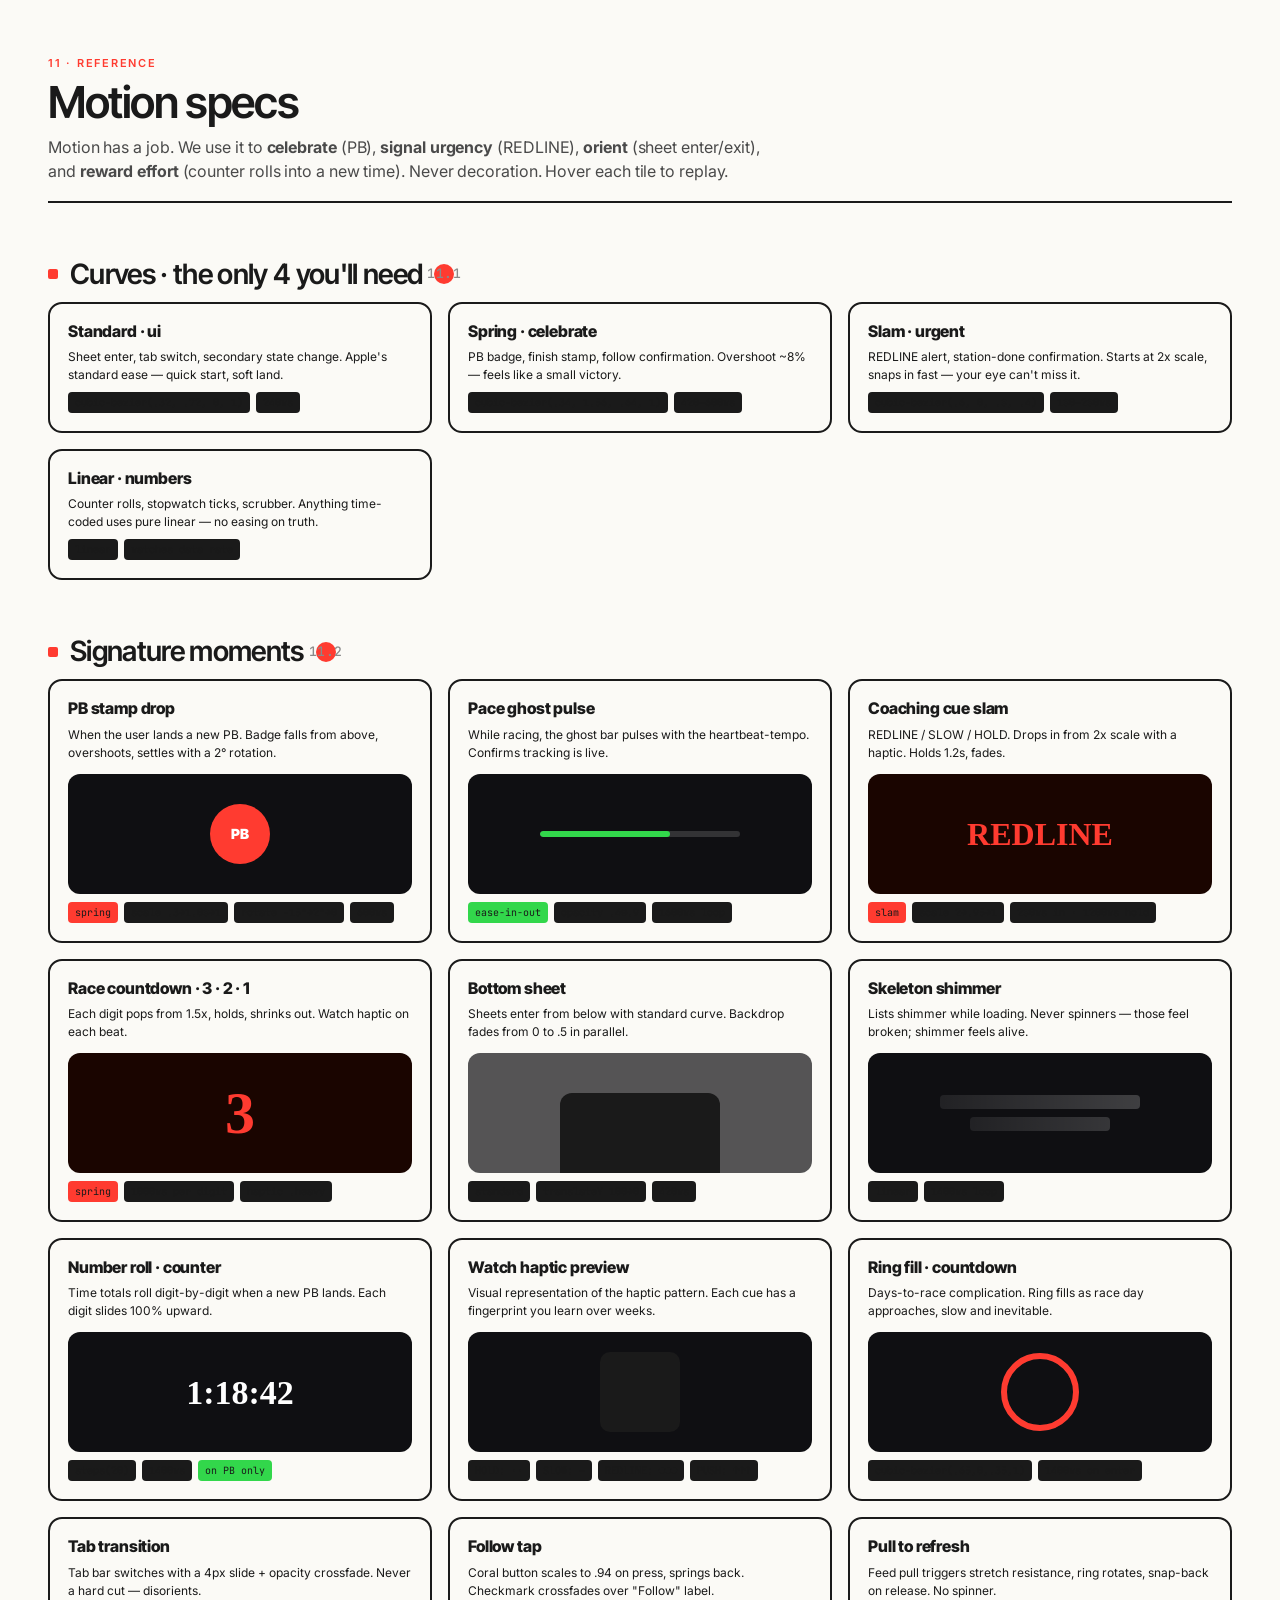
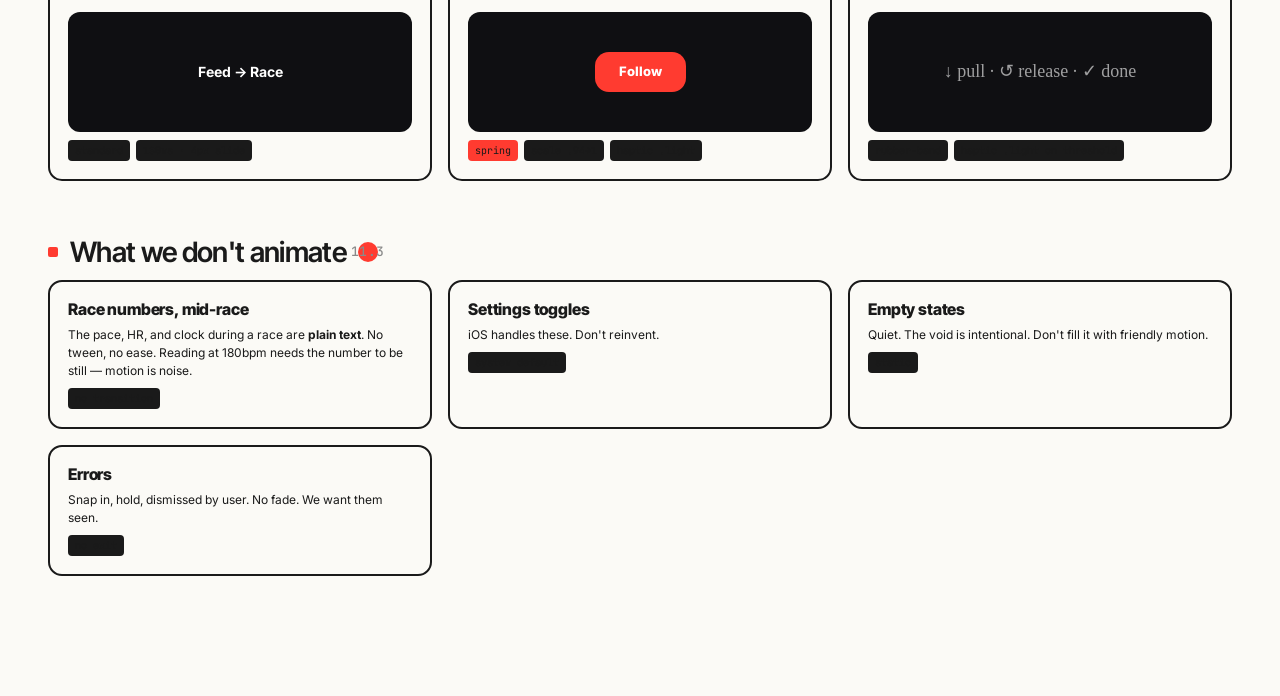
<file: trakrr-wireframes/tabs/11-motion.html>
<!doctype html>
<html lang="en">
<head>
<meta charset="utf-8">
<title>11 — Motion</title>
<link href="https://fonts.googleapis.com/css2?family=Inter+Tight:wght@500;600;700&family=Inter:wght@400;500;600&family=JetBrains+Mono:wght@400;500&display=swap" rel="stylesheet">
<link rel="stylesheet" href="../styles/sketch.css">
<style>
  .spec { background: var(--cream-2); border: 2px solid var(--ink); border-radius: 14px; padding: 18px; font-family: var(--ui); font-size: 12px; color: var(--ink); line-height: 1.5; }
  .spec h4 { font-family: var(--display); font-weight: 800; font-size: 16px; margin: 0 0 8px; letter-spacing: -.01em; }
  .spec .meta { display: flex; flex-wrap: wrap; gap: 6px; margin-top: 8px; font-family: "JetBrains Mono", monospace; font-size: 10px; }
  .spec .meta span { background: var(--ink); color: var(--cream); padding: 3px 7px; border-radius: 4px; }
  .spec .meta span.coral { background: var(--coral); }
  .spec .meta span.green { background: var(--green); }
  .demo { background: #0f0f12; border-radius: 12px; height: 120px; display: flex; align-items: center; justify-content: center; margin-top: 12px; overflow: hidden; position: relative; color: #fff; font-family: -apple-system, "SF Pro Rounded"; cursor: pointer; }
  .demo:hover .replay { opacity: 1; }
  .replay { position: absolute; top: 6px; right: 8px; font-family: var(--script); font-size: 12px; color: rgba(255,255,255,.4); opacity: 0; transition: .2s; }
  .grid-motion { display: grid; grid-template-columns: repeat(auto-fit, minmax(320px, 1fr)); gap: 16px; margin-top: 12px; }

  /* Demo animations */
  @keyframes pbBurst { 0%{transform:scale(.3);opacity:0} 60%{transform:scale(1.08);opacity:1} 100%{transform:scale(1);opacity:1} }
  @keyframes pbRotateIn { 0%{transform:scale(.3) rotate(-15deg);opacity:0} 60%{transform:scale(1.08) rotate(2deg);opacity:1} 100%{transform:scale(1) rotate(0);opacity:1} }
  @keyframes ghostPulse { 0%,100%{opacity:.4;transform:scaleX(1)} 50%{opacity:.9;transform:scaleX(1.04)} }
  @keyframes cueSlam { 0%{transform:scale(2);opacity:0} 30%{transform:scale(.95);opacity:1} 100%{transform:scale(1);opacity:1} }
  @keyframes countdown { 0%{transform:scale(1.5);opacity:0} 30%{transform:scale(1);opacity:1} 70%{transform:scale(1);opacity:1} 100%{transform:scale(.7);opacity:0} }
  @keyframes haptic { 0%,100%{transform:translateX(0)} 25%{transform:translateX(-2px)} 75%{transform:translateX(2px)} }
  @keyframes shimmer { 0%{background-position:-200px 0} 100%{background-position:200px 0} }
  @keyframes drawerUp { 0%{transform:translateY(100%)} 100%{transform:translateY(0)} }
  @keyframes ringFill { 0%{stroke-dashoffset:283} 100%{stroke-dashoffset:71} }
  @keyframes counter { 0%{content:"1:19:24"} 100%{content:"1:18:42"} }

  .pb-medal { width: 60px; height: 60px; border-radius: 50%; background: var(--coral); display:flex; align-items:center; justify-content:center; color:#fff; font-family: var(--display); font-weight: 900; font-size: 14px; animation: pbRotateIn 0.6s cubic-bezier(.34,1.56,.64,1) infinite; animation-delay: 0s; animation-iteration-count: infinite; }
  .ghost-bar { width: 200px; height: 6px; background: rgba(255,255,255,.15); border-radius: 3px; position: relative; overflow: hidden; }
  .ghost-bar::after { content: ""; position: absolute; left: 0; top: 0; bottom: 0; width: 65%; background: var(--green); border-radius: 3px; animation: ghostPulse 1.6s infinite ease-in-out; transform-origin: left; }
  .cue-slam { font-family: -apple-system, "SF Pro Rounded"; font-weight: 900; font-size: 32px; color: var(--coral); animation: cueSlam .35s cubic-bezier(.34,1.56,.64,1) infinite; animation-iteration-count: infinite; animation-delay: 0s; }
  .countdown-3 { font-family: -apple-system, "SF Pro Rounded"; font-weight: 900; font-size: 60px; color: var(--coral); animation: countdown 1s infinite; }
  .haptic-card { width: 80px; height: 80px; background: var(--ink); border-radius: 10px; animation: haptic .12s infinite; }
  .shimmer-bar { width: 200px; height: 14px; border-radius: 4px; background: linear-gradient(90deg, rgba(255,255,255,.08), rgba(255,255,255,.2), rgba(255,255,255,.08)); background-size: 400px 100%; animation: shimmer 1.4s infinite; }
  .drawer-ex { width: 160px; height: 80px; background: var(--ink); border-radius: 12px 12px 0 0; animation: drawerUp .42s cubic-bezier(.32,.72,0,1) infinite; align-self: flex-end; margin-top: auto; }
  .ring-svg circle.fg { stroke: var(--coral); stroke-dasharray: 283; animation: ringFill 1.4s cubic-bezier(.65,0,.35,1) infinite; }
</style>
</head>
<body>
<div class="page">
  <header>
    <div class="crumb">11 · Reference</div>
    <h1>Motion specs</h1>
    <p>Motion has a job. We use it to <strong>celebrate</strong> (PB), <strong>signal urgency</strong> (REDLINE), <strong>orient</strong> (sheet enter/exit), and <strong>reward effort</strong> (counter rolls into a new time). Never decoration. Hover each tile to replay.</p>
  </header>

  <h2 class="section"><span>Curves · the only 4 you'll need</span><span class="num">11.1</span></h2>
  <div class="grid-motion">
    <div class="spec">
      <h4>Standard · ui</h4>
      <div>Sheet enter, tab switch, secondary state change. Apple's standard ease — quick start, soft land.</div>
      <div class="meta"><span>cubic-bezier(.32, .72, 0, 1)</span><span>240ms</span></div>
    </div>
    <div class="spec">
      <h4>Spring · celebrate</h4>
      <div>PB badge, finish stamp, follow confirmation. Overshoot ~8% — feels like a small victory.</div>
      <div class="meta"><span>cubic-bezier(.34, 1.56, .64, 1)</span><span>420–600ms</span></div>
    </div>
    <div class="spec">
      <h4>Slam · urgent</h4>
      <div>REDLINE alert, station-done confirmation. Starts at 2x scale, snaps in fast — your eye can't miss it.</div>
      <div class="meta"><span>cubic-bezier(.6, 0, .8, .4)</span><span>180–280ms</span></div>
    </div>
    <div class="spec">
      <h4>Linear · numbers</h4>
      <div>Counter rolls, stopwatch ticks, scrubber. Anything time-coded uses pure linear — no easing on truth.</div>
      <div class="meta"><span>linear</span><span>matches data rate</span></div>
    </div>
  </div>

  <h2 class="section"><span>Signature moments</span><span class="num">11.2</span></h2>
  <div class="grid-motion">

    <div class="spec">
      <h4>PB stamp drop</h4>
      <div>When the user lands a new PB. Badge falls from above, overshoots, settles with a 2° rotation.</div>
      <div class="demo"><span class="replay">replay ↻</span><div class="pb-medal">PB</div></div>
      <div class="meta"><span class="coral">spring</span><span>scale .3→1.08→1</span><span>rotate −15°→2°→0</span><span>600ms</span></div>
    </div>

    <div class="spec">
      <h4>Pace ghost pulse</h4>
      <div>While racing, the ghost bar pulses with the heartbeat-tempo. Confirms tracking is live.</div>
      <div class="demo"><span class="replay">replay ↻</span><div class="ghost-bar"></div></div>
      <div class="meta"><span class="green">ease-in-out</span><span>opacity .4↔.9</span><span>1600ms loop</span></div>
    </div>

    <div class="spec">
      <h4>Coaching cue slam</h4>
      <div>REDLINE / SLOW / HOLD. Drops in from 2x scale with a haptic. Holds 1.2s, fades.</div>
      <div class="demo" style="background:#1a0500;"><span class="replay">replay ↻</span><div class="cue-slam">REDLINE</div></div>
      <div class="meta"><span class="coral">slam</span><span>scale 2→.95→1</span><span>280ms in · 1200ms hold</span></div>
    </div>

    <div class="spec">
      <h4>Race countdown · 3 · 2 · 1</h4>
      <div>Each digit pops from 1.5x, holds, shrinks out. Watch haptic on each beat.</div>
      <div class="demo" style="background:#1a0500;"><span class="replay">replay ↻</span><div class="countdown-3">3</div></div>
      <div class="meta"><span class="coral">spring</span><span>1000ms per digit</span><span>haptic .heavy</span></div>
    </div>

    <div class="spec">
      <h4>Bottom sheet</h4>
      <div>Sheets enter from below with standard curve. Backdrop fades from 0 to .5 in parallel.</div>
      <div class="demo" style="align-items:flex-end;padding-bottom:0;background:rgba(15,15,18,.7);"><span class="replay">replay ↻</span><div class="drawer-ex"></div></div>
      <div class="meta"><span>standard</span><span>translateY 100→0</span><span>420ms</span></div>
    </div>

    <div class="spec">
      <h4>Skeleton shimmer</h4>
      <div>Lists shimmer while loading. Never spinners — those feel broken; shimmer feels alive.</div>
      <div class="demo" style="background:#0f0f12;flex-direction:column;gap:8px;"><span class="replay">replay ↻</span><div class="shimmer-bar"></div><div class="shimmer-bar" style="width:140px;"></div></div>
      <div class="meta"><span>linear</span><span>1400ms loop</span></div>
    </div>

    <div class="spec">
      <h4>Number roll · counter</h4>
      <div>Time totals roll digit-by-digit when a new PB lands. Each digit slides 100% upward.</div>
      <div class="demo"><span class="replay">replay ↻</span><div style="font-family:-apple-system,'SF Pro Rounded';font-weight:900;font-size:34px;color:#fff;font-feature-settings:'tnum';"><span style="display:inline-block;animation:counter 1.4s steps(20) infinite;">1:18:42</span></div></div>
      <div class="meta"><span>steps(20)</span><span>1400ms</span><span class="green">on PB only</span></div>
    </div>

    <div class="spec">
      <h4>Watch haptic preview</h4>
      <div>Visual representation of the haptic pattern. Each cue has a fingerprint you learn over weeks.</div>
      <div class="demo"><span class="replay">replay ↻</span><div class="haptic-card"></div></div>
      <div class="meta"><span>HOLD: ··</span><span>SLOW: —</span><span>REDLINE: ●●●</span><span>PUSH: ↑↑↑</span></div>
    </div>

    <div class="spec">
      <h4>Ring fill · countdown</h4>
      <div>Days-to-race complication. Ring fills as race day approaches, slow and inevitable.</div>
      <div class="demo">
        <span class="replay">replay ↻</span>
        <svg class="ring-svg" width="80" height="80" style="transform:rotate(-90deg);"><circle cx="40" cy="40" r="36" fill="none" stroke="#222" stroke-width="6"/><circle cx="40" cy="40" r="36" class="fg" fill="none" stroke-width="6" stroke-linecap="round"/></svg>
      </div>
      <div class="meta"><span>cubic-bezier(.65,0,.35,1)</span><span>1400ms on enter</span></div>
    </div>

    <div class="spec">
      <h4>Tab transition</h4>
      <div>Tab bar switches with a 4px slide + opacity crossfade. Never a hard cut — disorients.</div>
      <div class="demo"><span class="replay">replay ↻</span><div style="font-family:var(--ui);font-weight:700;font-size:14px;color:#fff;">Feed → Race</div></div>
      <div class="meta"><span>standard</span><span>180ms · 4px slide</span></div>
    </div>

    <div class="spec">
      <h4>Follow tap</h4>
      <div>Coral button scales to .94 on press, springs back. Checkmark crossfades over "Follow" label.</div>
      <div class="demo"><span class="replay">replay ↻</span><div style="background:var(--coral);color:#fff;border-radius:14px;padding:10px 24px;font-family:var(--ui);font-weight:800;font-size:13px;">Follow</div></div>
      <div class="meta"><span class="coral">spring</span><span>scale .94→1</span><span>haptic .light</span></div>
    </div>

    <div class="spec">
      <h4>Pull to refresh</h4>
      <div>Feed pull triggers stretch resistance, ring rotates, snap-back on release. No spinner.</div>
      <div class="demo"><span class="replay">replay ↻</span><div style="font-family:var(--script);font-size:18px;color:rgba(255,255,255,.6);">↓ pull ·  ↺ release ·  ✓ done</div></div>
      <div class="meta"><span>rubber-band</span><span>haptic .light on threshold</span></div>
    </div>
  </div>

  <h2 class="section"><span>What we don't animate</span><span class="num">11.3</span></h2>
  <div class="grid-motion">
    <div class="spec"><h4>Race numbers, mid-race</h4>The pace, HR, and clock during a race are <strong>plain text</strong>. No tween, no ease. Reading at 180bpm needs the number to be still — motion is noise. <div class="meta"><span>no transition</span></div></div>
    <div class="spec"><h4>Settings toggles</h4>iOS handles these. Don't reinvent. <div class="meta"><span>system default</span></div></div>
    <div class="spec"><h4>Empty states</h4>Quiet. The void is intentional. Don't fill it with friendly motion. <div class="meta"><span>static</span></div></div>
    <div class="spec"><h4>Errors</h4>Snap in, hold, dismissed by user. No fade. We want them seen. <div class="meta"><span>no exit</span></div></div>
  </div>
</div>
</body>
</html>
</file>
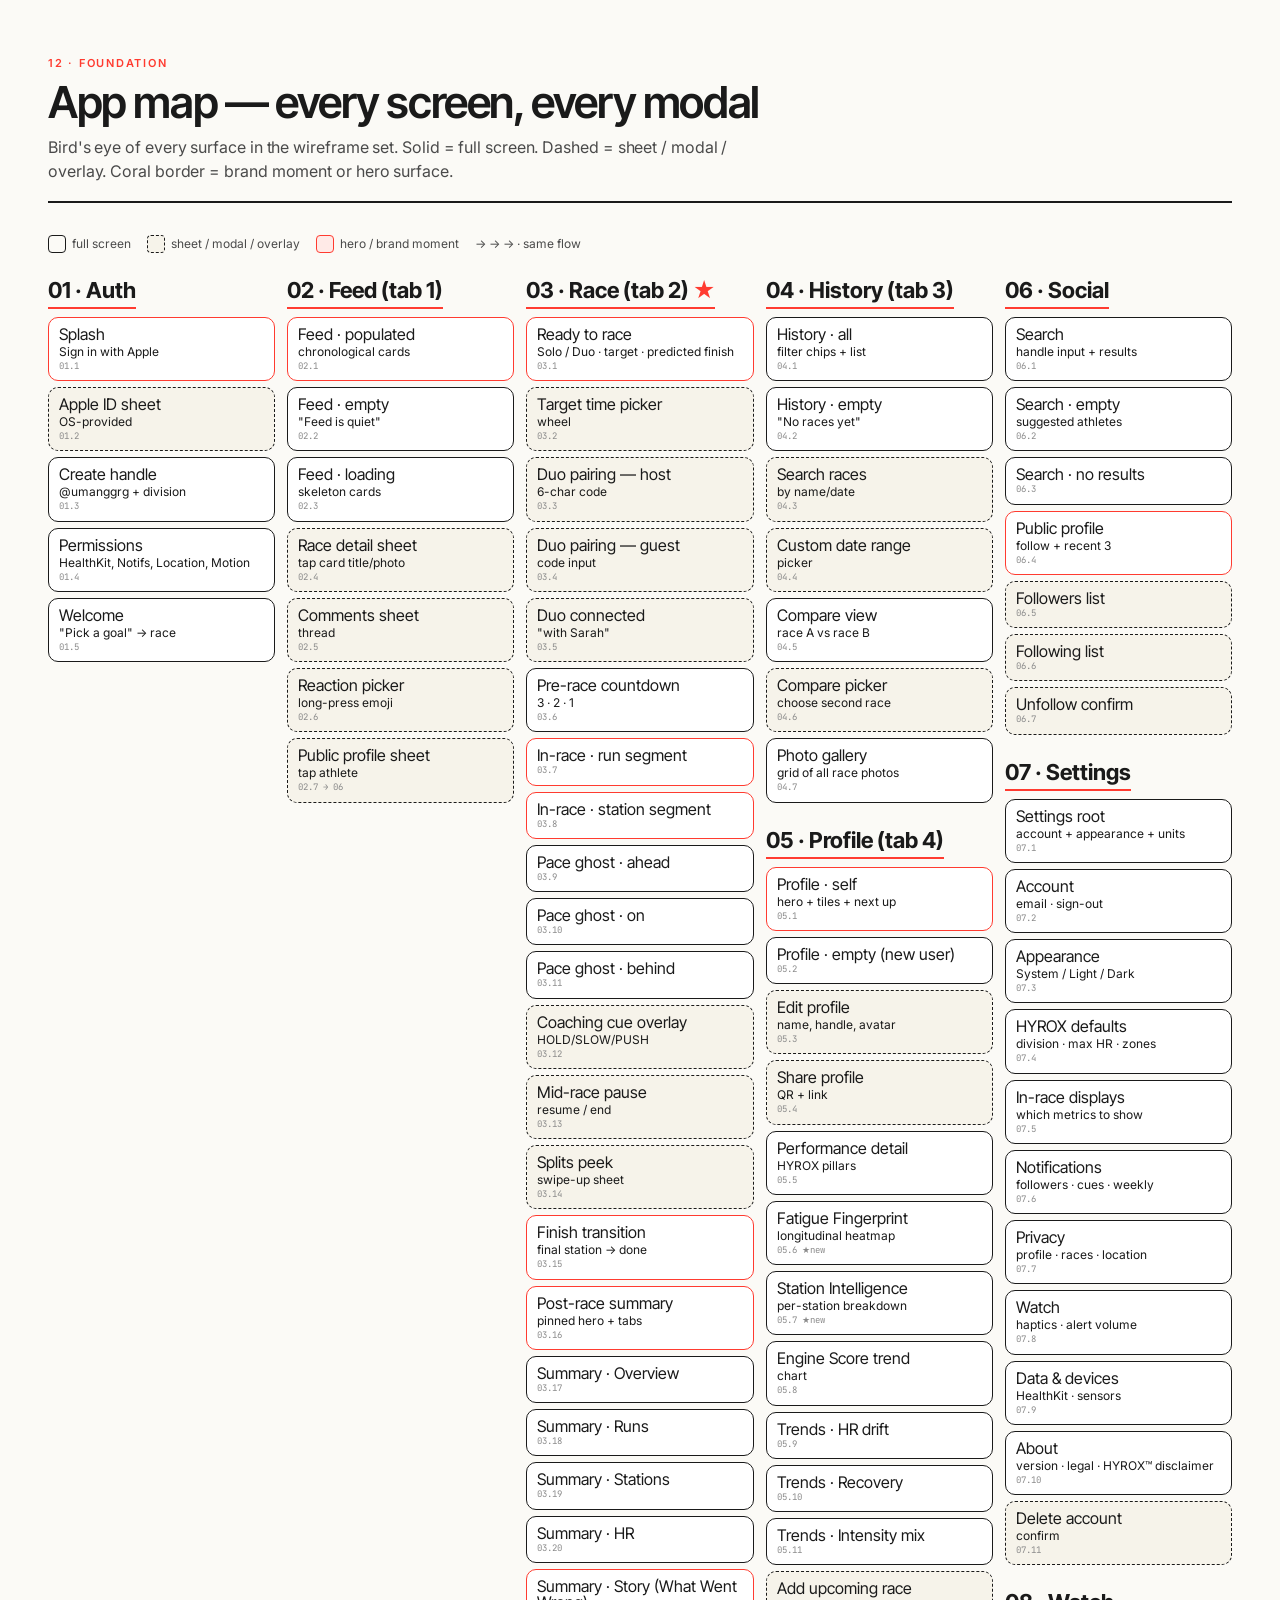
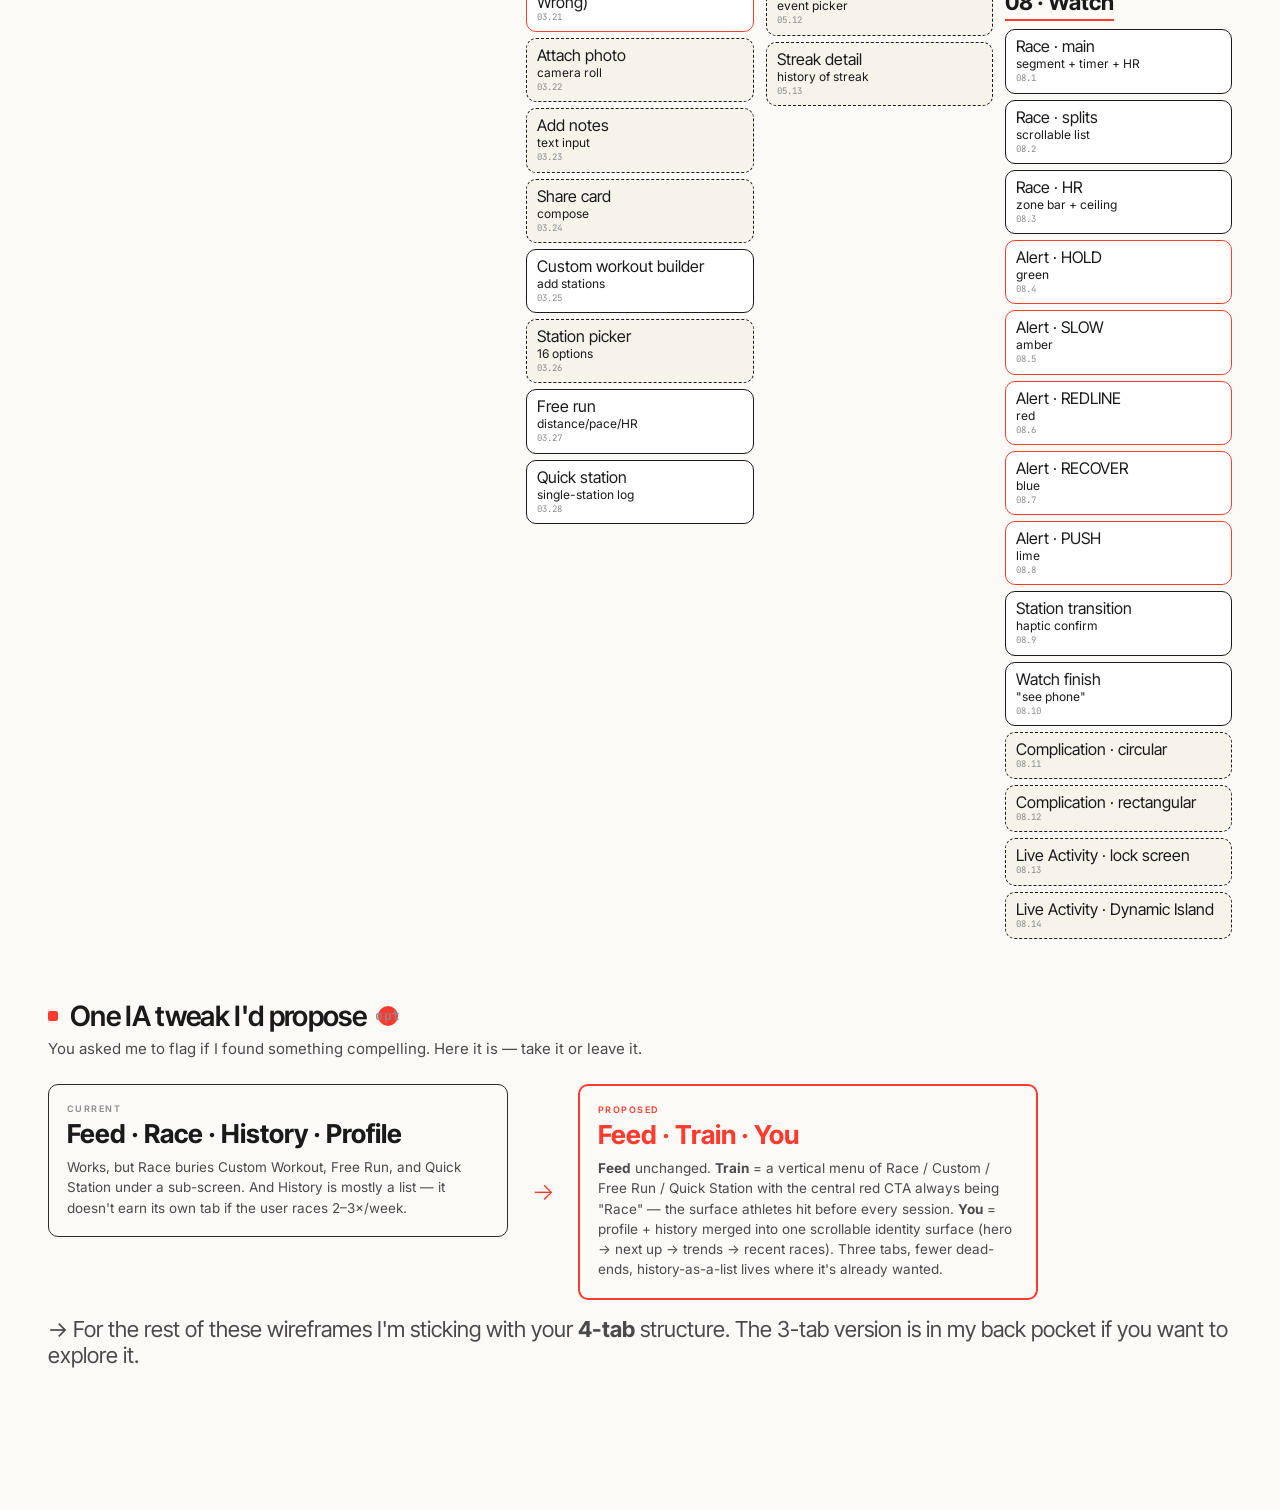
<file: trakrr-wireframes/tabs/12-map.html>
<!doctype html>
<html lang="en">
<head>
<meta charset="utf-8">
<title>12 — App map</title>
<link href="https://fonts.googleapis.com/css2?family=Inter+Tight:wght@500;600;700&family=Inter:wght@400;500;600&family=JetBrains+Mono:wght@400;500&display=swap" rel="stylesheet">
<link rel="stylesheet" href="../styles/sketch.css">
<style>
  .map { display: grid; grid-template-columns: repeat(5, 1fr); gap: 12px; max-width: 1500px; }
  .map .col h4 { font-family: var(--hand); font-size: 22px; margin: 0 0 8px; padding-bottom: 4px; border-bottom: 2px solid var(--coral); display: inline-block; }
  .map .node { border: 1.5px solid var(--ink); border-radius: 10px; padding: 8px 10px; margin-bottom: 6px; font-family: var(--pen); font-size: 12px; line-height: 1.25; background: white; }
  .map .node b { font-family: var(--hand); font-size: 16px; font-weight: 400; display: block; line-height: 1; margin-bottom: 2px; }
  .map .node.modal { border-style: dashed; background: #f6f3ea; }
  .map .node.coral { border-color: var(--coral); }
  .map .node small { font-family: var(--mono); font-size: 9px; color: var(--ink-3); display: block; margin-top: 2px; }
  .legend { display: flex; gap: 16px; margin-bottom: 24px; font-family: var(--pen); font-size: 12px; color: var(--ink-2); }
  .legend .k { display: flex; gap: 6px; align-items: center; }
  .legend .sw { width: 18px; height: 18px; border: 1.5px solid var(--ink); border-radius: 4px; }
  .legend .sw.modal { border-style: dashed; background: #f6f3ea; }
  .legend .sw.coral { border-color: var(--coral); background: #ffeae7; }
</style>
</head>
<body>
<div class="page">
  <header>
    <div class="crumb">12 · Foundation</div>
    <h1>App map — every screen, every modal</h1>
    <p>Bird's eye of every surface in the wireframe set. Solid = full screen. Dashed = sheet / modal / overlay. Coral border = brand moment or hero surface.</p>
  </header>

  <div class="legend">
    <div class="k"><div class="sw"></div> full screen</div>
    <div class="k"><div class="sw modal"></div> sheet / modal / overlay</div>
    <div class="k"><div class="sw coral"></div> hero / brand moment</div>
    <div class="k">→ → → · same flow</div>
  </div>

  <div class="map">
    <div class="col">
      <h4>01 · Auth</h4>
      <div class="node coral"><b>Splash</b>Sign in with Apple<small>01.1</small></div>
      <div class="node modal"><b>Apple ID sheet</b>OS-provided<small>01.2</small></div>
      <div class="node"><b>Create handle</b>@umanggrg + division<small>01.3</small></div>
      <div class="node"><b>Permissions</b>HealthKit, Notifs, Location, Motion<small>01.4</small></div>
      <div class="node"><b>Welcome</b>"Pick a goal" → race<small>01.5</small></div>
    </div>

    <div class="col">
      <h4>02 · Feed (tab 1)</h4>
      <div class="node coral"><b>Feed · populated</b>chronological cards<small>02.1</small></div>
      <div class="node"><b>Feed · empty</b>"Feed is quiet"<small>02.2</small></div>
      <div class="node"><b>Feed · loading</b>skeleton cards<small>02.3</small></div>
      <div class="node modal"><b>Race detail sheet</b>tap card title/photo<small>02.4</small></div>
      <div class="node modal"><b>Comments sheet</b>thread<small>02.5</small></div>
      <div class="node modal"><b>Reaction picker</b>long-press emoji<small>02.6</small></div>
      <div class="node modal"><b>Public profile sheet</b>tap athlete<small>02.7 → 06</small></div>
    </div>

    <div class="col">
      <h4>03 · Race (tab 2) <span class="coral-text">★</span></h4>
      <div class="node coral"><b>Ready to race</b>Solo / Duo · target · predicted finish<small>03.1</small></div>
      <div class="node modal"><b>Target time picker</b>wheel<small>03.2</small></div>
      <div class="node modal"><b>Duo pairing — host</b>6-char code<small>03.3</small></div>
      <div class="node modal"><b>Duo pairing — guest</b>code input<small>03.4</small></div>
      <div class="node modal"><b>Duo connected</b>"with Sarah"<small>03.5</small></div>
      <div class="node"><b>Pre-race countdown</b>3 · 2 · 1<small>03.6</small></div>
      <div class="node coral"><b>In-race · run segment</b><small>03.7</small></div>
      <div class="node coral"><b>In-race · station segment</b><small>03.8</small></div>
      <div class="node"><b>Pace ghost · ahead</b><small>03.9</small></div>
      <div class="node"><b>Pace ghost · on</b><small>03.10</small></div>
      <div class="node"><b>Pace ghost · behind</b><small>03.11</small></div>
      <div class="node modal"><b>Coaching cue overlay</b>HOLD/SLOW/PUSH<small>03.12</small></div>
      <div class="node modal"><b>Mid-race pause</b>resume / end<small>03.13</small></div>
      <div class="node modal"><b>Splits peek</b>swipe-up sheet<small>03.14</small></div>
      <div class="node coral"><b>Finish transition</b>final station → done<small>03.15</small></div>
      <div class="node coral"><b>Post-race summary</b>pinned hero + tabs<small>03.16</small></div>
      <div class="node"><b>Summary · Overview</b><small>03.17</small></div>
      <div class="node"><b>Summary · Runs</b><small>03.18</small></div>
      <div class="node"><b>Summary · Stations</b><small>03.19</small></div>
      <div class="node"><b>Summary · HR</b><small>03.20</small></div>
      <div class="node coral"><b>Summary · Story (What Went Wrong)</b><small>03.21</small></div>
      <div class="node modal"><b>Attach photo</b>camera roll<small>03.22</small></div>
      <div class="node modal"><b>Add notes</b>text input<small>03.23</small></div>
      <div class="node modal"><b>Share card</b>compose<small>03.24</small></div>
      <div class="node"><b>Custom workout builder</b>add stations<small>03.25</small></div>
      <div class="node modal"><b>Station picker</b>16 options<small>03.26</small></div>
      <div class="node"><b>Free run</b>distance/pace/HR<small>03.27</small></div>
      <div class="node"><b>Quick station</b>single-station log<small>03.28</small></div>
    </div>

    <div class="col">
      <h4>04 · History (tab 3)</h4>
      <div class="node"><b>History · all</b>filter chips + list<small>04.1</small></div>
      <div class="node"><b>History · empty</b>"No races yet"<small>04.2</small></div>
      <div class="node modal"><b>Search races</b>by name/date<small>04.3</small></div>
      <div class="node modal"><b>Custom date range</b>picker<small>04.4</small></div>
      <div class="node"><b>Compare view</b>race A vs race B<small>04.5</small></div>
      <div class="node modal"><b>Compare picker</b>choose second race<small>04.6</small></div>
      <div class="node"><b>Photo gallery</b>grid of all race photos<small>04.7</small></div>

      <h4 style="margin-top:18px;">05 · Profile (tab 4)</h4>
      <div class="node coral"><b>Profile · self</b>hero + tiles + next up<small>05.1</small></div>
      <div class="node"><b>Profile · empty (new user)</b><small>05.2</small></div>
      <div class="node modal"><b>Edit profile</b>name, handle, avatar<small>05.3</small></div>
      <div class="node modal"><b>Share profile</b>QR + link<small>05.4</small></div>
      <div class="node"><b>Performance detail</b>HYROX pillars<small>05.5</small></div>
      <div class="node"><b>Fatigue Fingerprint</b>longitudinal heatmap<small>05.6 ★new</small></div>
      <div class="node"><b>Station Intelligence</b>per-station breakdown<small>05.7 ★new</small></div>
      <div class="node"><b>Engine Score trend</b>chart<small>05.8</small></div>
      <div class="node"><b>Trends · HR drift</b><small>05.9</small></div>
      <div class="node"><b>Trends · Recovery</b><small>05.10</small></div>
      <div class="node"><b>Trends · Intensity mix</b><small>05.11</small></div>
      <div class="node modal"><b>Add upcoming race</b>event picker<small>05.12</small></div>
      <div class="node modal"><b>Streak detail</b>history of streak<small>05.13</small></div>
    </div>

    <div class="col">
      <h4>06 · Social</h4>
      <div class="node"><b>Search</b>handle input + results<small>06.1</small></div>
      <div class="node"><b>Search · empty</b>suggested athletes<small>06.2</small></div>
      <div class="node"><b>Search · no results</b><small>06.3</small></div>
      <div class="node coral"><b>Public profile</b>follow + recent 3<small>06.4</small></div>
      <div class="node modal"><b>Followers list</b><small>06.5</small></div>
      <div class="node modal"><b>Following list</b><small>06.6</small></div>
      <div class="node modal"><b>Unfollow confirm</b><small>06.7</small></div>

      <h4 style="margin-top:18px;">07 · Settings</h4>
      <div class="node"><b>Settings root</b>account + appearance + units<small>07.1</small></div>
      <div class="node"><b>Account</b>email · sign-out<small>07.2</small></div>
      <div class="node"><b>Appearance</b>System / Light / Dark<small>07.3</small></div>
      <div class="node"><b>HYROX defaults</b>division · max HR · zones<small>07.4</small></div>
      <div class="node"><b>In-race displays</b>which metrics to show<small>07.5</small></div>
      <div class="node"><b>Notifications</b>followers · cues · weekly<small>07.6</small></div>
      <div class="node"><b>Privacy</b>profile · races · location<small>07.7</small></div>
      <div class="node"><b>Watch</b>haptics · alert volume<small>07.8</small></div>
      <div class="node"><b>Data & devices</b>HealthKit · sensors<small>07.9</small></div>
      <div class="node"><b>About</b>version · legal · HYROX™ disclaimer<small>07.10</small></div>
      <div class="node modal"><b>Delete account</b>confirm<small>07.11</small></div>

      <h4 style="margin-top:18px;">08 · Watch</h4>
      <div class="node"><b>Race · main</b>segment + timer + HR<small>08.1</small></div>
      <div class="node"><b>Race · splits</b>scrollable list<small>08.2</small></div>
      <div class="node"><b>Race · HR</b>zone bar + ceiling<small>08.3</small></div>
      <div class="node coral"><b>Alert · HOLD</b>green<small>08.4</small></div>
      <div class="node coral"><b>Alert · SLOW</b>amber<small>08.5</small></div>
      <div class="node coral"><b>Alert · REDLINE</b>red<small>08.6</small></div>
      <div class="node coral"><b>Alert · RECOVER</b>blue<small>08.7</small></div>
      <div class="node coral"><b>Alert · PUSH</b>lime<small>08.8</small></div>
      <div class="node"><b>Station transition</b>haptic confirm<small>08.9</small></div>
      <div class="node"><b>Watch finish</b>"see phone"<small>08.10</small></div>
      <div class="node modal"><b>Complication · circular</b><small>08.11</small></div>
      <div class="node modal"><b>Complication · rectangular</b><small>08.12</small></div>
      <div class="node modal"><b>Live Activity · lock screen</b><small>08.13</small></div>
      <div class="node modal"><b>Live Activity · Dynamic Island</b><small>08.14</small></div>
    </div>
  </div>

  <h2 class="section"><span>One IA tweak I'd propose</span><span class="num">opt</span></h2>
  <p class="lede">You asked me to flag if I found something compelling. Here it is — take it or leave it.</p>
  <div class="row-grid">
    <div class="box" style="max-width: 460px; padding: 18px;">
      <div class="caps">Current</div>
      <h3 style="font-family: var(--hand); font-size: 26px; margin: 4px 0 8px;">Feed · Race · History · Profile</h3>
      <p style="font-family: var(--pen); font-size: 13.5px; color: var(--ink-2); line-height: 1.5; margin: 0;">Works, but Race buries Custom Workout, Free Run, and Quick Station under a sub-screen. And History is mostly a list — it doesn't earn its own tab if the user races 2–3×/week.</p>
    </div>
    <div class="flow-arrow">→</div>
    <div class="box coral" style="max-width: 460px; padding: 18px; border-width: 2px;">
      <div class="caps coral-text">Proposed</div>
      <h3 style="font-family: var(--hand); font-size: 26px; margin: 4px 0 8px;">Feed · Train · You</h3>
      <p style="font-family: var(--pen); font-size: 13.5px; color: var(--ink-2); line-height: 1.5; margin: 0;"><b>Feed</b> unchanged. <b>Train</b> = a vertical menu of Race / Custom / Free Run / Quick Station with the central red CTA always being "Race" — the surface athletes hit before every session. <b>You</b> = profile + history merged into one scrollable identity surface (hero → next up → trends → recent races). Three tabs, fewer dead-ends, history-as-a-list lives where it's already wanted.</p>
    </div>
  </div>
  <p style="font-family: var(--hand); font-size: 22px; margin-top: 16px; color: var(--ink-2);">→ For the rest of these wireframes I'm sticking with your <b>4-tab</b> structure. The 3-tab version is in my back pocket if you want to explore it.</p>
</div>
</body>
</html>
</file>
<file: trakrr-wireframes/styles/shell.css>
/* Wireframe shell */
:root {
  --paper: #fbfaf6;
  --ink: #1a1a1a;
  --coral: #FF3B30;
  --display: "Inter Tight", -apple-system, BlinkMacSystemFont, "SF Pro Display", system-ui, sans-serif;
  --ui: "Inter", -apple-system, BlinkMacSystemFont, "SF Pro Text", system-ui, sans-serif;
}
* { box-sizing: border-box; }
html, body { margin: 0; padding: 0; background: #f0ece2; font-family: var(--ui); color: var(--ink); height: 100vh; overflow: hidden; -webkit-font-smoothing: antialiased; -moz-osx-font-smoothing: grayscale; }

.app {
  display: grid;
  grid-template-columns: 240px 1fr;
  height: 100vh;
}

aside.nav {
  background: #14130f;
  color: #ece8dd;
  padding: 28px 20px;
  overflow-y: auto;
  border-right: 1px solid #000;
}
aside.nav .brand {
  display: flex; align-items: center; gap: 9px;
  margin-bottom: 4px;
}
aside.nav .brand .mark {
  width: 18px; height: 16px;
  background: var(--coral);
  clip-path: polygon(50% 0, 100% 100%, 0 100%);
  border-radius: 2px;
}
aside.nav .brand .name {
  font-family: var(--display);
  font-weight: 600;
  font-size: 19px;
  letter-spacing: -0.02em;
  color: #fff;
}
aside.nav .sub {
  font-family: var(--ui);
  font-weight: 400;
  font-size: 12px;
  color: #8a8478;
  margin: 0 0 28px;
  line-height: 1.3;
  letter-spacing: -0.005em;
  padding-left: 27px;
}

aside.nav .group {
  margin-top: 20px;
}
aside.nav .group-label {
  font-family: var(--ui);
  font-weight: 600;
  font-size: 10px;
  letter-spacing: .14em;
  text-transform: uppercase;
  color: #6e6a5e;
  padding: 0 10px 8px;
}

aside.nav button.tab {
  display: flex; align-items: center; gap: 10px;
  width: 100%;
  background: transparent;
  border: none;
  color: #d6d2c6;
  padding: 8px 10px;
  margin: 1px 0;
  border-radius: 7px;
  font-family: var(--ui);
  font-weight: 500;
  font-size: 13.5px;
  letter-spacing: -0.01em;
  text-align: left;
  cursor: pointer;
  line-height: 1.2;
}
aside.nav button.tab:hover { background: #1f1d18; color: #fff; }
aside.nav button.tab.active { background: var(--coral); color: #fff; }
aside.nav button.tab .n {
  font-family: "JetBrains Mono", ui-monospace, monospace;
  font-weight: 500;
  font-size: 10px;
  width: 22px;
  opacity: .55;
  letter-spacing: 0;
}
aside.nav button.tab.active .n { opacity: 1; }

main.content {
  position: relative;
  overflow: hidden;
  background: var(--paper);
}
main.content iframe {
  width: 100%; height: 100%;
  border: 0;
  display: block;
}

footer.foot {
  position: fixed; bottom: 10px; left: 252px;
  font-family: var(--ui);
  font-weight: 400;
  font-size: 11px;
  color: #6e6a5e;
  letter-spacing: -0.005em;
  pointer-events: none;
}
</file>
<file: trakrr-wireframes/styles/sketch.css>
/* Trakrr — sketchy wireframe system */
:root {
  --paper: #fbfaf6;
  --paper-2: #f3f0e8;
  --ink: #1a1a1a;
  --ink-2: #4a4a4a;
  --ink-3: #8a8a8a;
  --rule: #2a2a2a;
  --rule-soft: #b8b3a6;
  --coral: #FF3B30;
  --coral-soft: #ffe2df;
  --green: #32D74B;
  --amber: #FF9F0A;
  --blue: #0A84FF;
  --lime: #BFFF3E;
  --night: #0A0A0B;
  --night-2: #141416;
  --night-3: #1C1C1F;
  --night-rule: #2C2C2E;
  --text-night: #F5F5F7;
  --text-night-2: #8E8E93;
  --text-night-3: #636366;

  /* Apple-style type — Inter Tight for display (tight tracking like SF Pro Display),
     Inter / SF Pro Text for body. --hand and --pen kept as aliases so existing
     markup keeps working, but they no longer reference cursive fonts. */
  --display: "Inter Tight", -apple-system, BlinkMacSystemFont, "SF Pro Display", system-ui, sans-serif;
  --ui: "Inter", -apple-system, BlinkMacSystemFont, "SF Pro Text", system-ui, sans-serif;
  --mono: "JetBrains Mono", "SF Mono", ui-monospace, monospace;
  --hand: var(--display); /* legacy alias — now clean display sans */
  --pen: var(--ui);       /* legacy alias — now clean ui sans */
}

* { box-sizing: border-box; }
html, body { margin: 0; padding: 0; background: var(--paper); color: var(--ink); font-family: var(--ui); -webkit-font-smoothing: antialiased; -moz-osx-font-smoothing: grayscale; }

/* ============ PAGE / SECTION SCAFFOLD ============ */
.page { padding: 56px 48px 120px; max-width: 1680px; margin: 0 auto; }
.page > header { margin-bottom: 32px; border-bottom: 2px solid var(--ink); padding-bottom: 18px; }
.page > header h1 { font-family: var(--display); font-weight: 600; font-size: 44px; margin: 0 0 10px; line-height: 1.02; letter-spacing: -0.032em; }
.page > header p { margin: 0; font-family: var(--ui); font-weight: 400; font-size: 16px; color: var(--ink-2); max-width: 740px; line-height: 1.5; letter-spacing: -0.005em; }
.page > header .crumb { font-family: var(--ui); font-weight: 600; font-size: 11px; letter-spacing: .16em; text-transform: uppercase; color: var(--coral); margin-bottom: 10px; }

h2.section { font-family: var(--display); font-weight: 600; font-size: 28px; margin: 56px 0 6px; line-height: 1.1; letter-spacing: -0.024em; display: flex; align-items: center; gap: 12px; }
h2.section::before { content: ""; display: inline-block; width: 10px; height: 10px; background: var(--coral); border-radius: 2px; }
h2.section .num { font-family: var(--mono); font-weight: 500; font-size: 13px; color: var(--ink-3); letter-spacing: .04em; }
h2.section + .lede { font-family: var(--ui); font-weight: 400; font-size: 15px; color: var(--ink-2); margin: 0 0 24px; max-width: 720px; line-height: 1.5; }

h3.row { font-family: var(--display); font-weight: 600; font-size: 19px; margin: 36px 0 4px; letter-spacing: -0.02em; }
h3.row .tag { font-family: var(--ui); font-weight: 500; font-size: 11px; color: var(--ink-3); letter-spacing: .12em; text-transform: uppercase; margin-left: 10px; }
h3.row + .desc { font-family: var(--ui); font-weight: 400; font-size: 14px; color: var(--ink-2); margin: 0 0 16px; max-width: 640px; line-height: 1.5; }

.row-grid { display: flex; flex-wrap: wrap; gap: 28px 28px; align-items: flex-start; }
.row-grid.tight { gap: 18px 18px; }

/* ============ iOS PHONE FRAME (sketchy, no chrome shadow) ============ */
.phone {
  width: 280px;
  height: 606px; /* ~ iPhone aspect at this width */
  border: 2px solid var(--ink);
  border-radius: 38px;
  background: var(--paper);
  position: relative;
  overflow: hidden;
  flex-shrink: 0;
  box-shadow: 3px 4px 0 var(--ink);
}
.phone.dark { background: var(--night); color: var(--text-night); border-color: #000; box-shadow: 3px 4px 0 #2a2a2a; }
.phone .notch { position: absolute; top: 8px; left: 50%; transform: translateX(-50%); width: 88px; height: 22px; background: var(--ink); border-radius: 14px; z-index: 5; }
.phone.dark .notch { background: #000; }
.phone .status { position: absolute; top: 14px; left: 0; right: 0; display: flex; justify-content: space-between; padding: 0 22px; font-family: var(--ui); font-size: 11px; font-weight: 700; z-index: 4; color: inherit; }
.phone .status .l { font-feature-settings: "tnum"; }
.phone .status .r { display: flex; gap: 3px; align-items: center; }
.phone .status .r .bar { width: 14px; height: 8px; border: 1px solid currentColor; border-radius: 2px; position: relative; }
.phone .status .r .bar::after { content:""; position:absolute; inset: 1px 4px 1px 1px; background: currentColor; border-radius: 1px; }

.phone .screen {
  position: absolute;
  inset: 44px 0 0;
  bottom: 0;
  padding: 0 14px 12px;
  overflow: hidden;
  display: flex;
  flex-direction: column;
}

.phone .label {
  position: absolute;
  bottom: -34px; left: 0; right: 0;
  text-align: center;
  font-family: var(--ui);
  font-weight: 400;
  font-size: 12px;
  color: var(--ink-2);
  letter-spacing: -0.005em;
}
.phone .label strong { font-family: var(--display); font-weight: 600; font-size: 14px; letter-spacing: -0.015em; color: var(--ink); display: block; line-height: 1.1; margin-bottom: 3px; }

/* tab bar inside phones */
.tabbar { position: absolute; bottom: 14px; left: 14px; right: 14px; height: 52px; border: 1.5px solid var(--rule-soft); border-radius: 26px; display: flex; align-items: center; justify-content: space-around; background: rgba(255,255,255,.5); }
.phone.dark .tabbar { border-color: var(--night-rule); background: rgba(28,28,31,.6); }
.tabbar .item { font-family: var(--ui); font-weight: 500; font-size: 10px; color: var(--ink-3); display:flex; flex-direction:column; align-items:center; gap:2px; letter-spacing: -0.005em; }
.tabbar .item .ic { width: 18px; height: 18px; border: 1.2px solid currentColor; border-radius: 4px; }
.tabbar .item.active { color: var(--coral); }
.phone.dark .tabbar .item { color: var(--text-night-3); }
.phone.dark .tabbar .item.active { color: var(--coral); }

/* ============ WATCH FRAME ============ */
.watch {
  width: 168px;
  height: 200px;
  border: 2px solid var(--ink);
  border-radius: 36px;
  background: var(--night);
  color: var(--text-night);
  position: relative;
  overflow: hidden;
  box-shadow: 3px 4px 0 var(--ink);
  flex-shrink: 0;
}
.watch.light { background: var(--paper); color: var(--ink); }
.watch .screen { position:absolute; inset: 10px 8px; overflow:hidden; }
.watch .crown { position: absolute; right: -4px; top: 60px; width: 6px; height: 22px; background: var(--ink); border-radius: 3px; }
.watch .label { position: absolute; bottom: -32px; left:0; right:0; text-align:center; font-family: var(--ui); font-weight: 400; font-size: 11px; color: var(--ink-2); letter-spacing: -0.005em; }
.watch .label strong { font-family: var(--display); font-weight: 600; font-size: 13px; letter-spacing: -0.015em; color: var(--ink); display:block; line-height: 1.1; margin-bottom: 2px; }

/* ============ SKETCHY PRIMITIVES ============ */
.box { border: 1.5px solid var(--rule); border-radius: 10px; padding: 10px 12px; background: transparent; }
.phone.dark .box { border-color: var(--night-rule); }
.box.dashed { border-style: dashed; }
.box.coral { border-color: var(--coral); color: var(--coral); }
.box.soft { background: rgba(0,0,0,.04); }
.phone.dark .box.soft { background: rgba(255,255,255,.04); }

.btn { display:flex; align-items:center; justify-content:center; gap:6px; border: 1.5px solid var(--ink); border-radius: 14px; padding: 10px 14px; font-family: var(--ui); font-weight: 600; font-size: 13px; letter-spacing: -0.01em; background: transparent; }
.btn.primary { background: var(--coral); color: white; border-color: var(--coral); }
.btn.huge { padding: 18px; font-size: 16px; border-radius: 18px; }
.phone.dark .btn { border-color: var(--text-night-2); color: var(--text-night); }
.phone.dark .btn.primary { background: var(--coral); border-color: var(--coral); color: white; }

.chip { display:inline-flex; align-items:center; gap:4px; border: 1.2px solid currentColor; border-radius: 999px; padding: 3px 9px; font-family: var(--ui); font-size: 11px; font-weight: 600; letter-spacing: -0.005em; }
.chip.coral { color: var(--coral); }
.chip.green { color: var(--green); }
.chip.amber { color: var(--amber); }
.chip.blue { color: var(--blue); }
.chip.fill { background: currentColor; }
.chip.fill span { color: white; mix-blend-mode: normal; }

.hand { font-family: var(--display); font-weight: 600; letter-spacing: -0.015em; }
.mono { font-family: var(--mono); font-feature-settings: "tnum"; }

.scribble { position: relative; }
.scribble::after { content:""; position:absolute; left:-2px; right:-2px; bottom:-4px; height: 6px; border-bottom: 2px solid var(--coral); border-radius: 50%; }

/* ============ ANNOTATIONS ============ */
.annot { font-family: var(--ui); font-weight: 500; font-size: 13.5px; letter-spacing: -0.01em; color: var(--ink); line-height: 1.35; max-width: 220px; }
.annot.tiny { font-size: 12px; }
.annot .arrow { display:inline-block; margin-right: 6px; }
.annot.bullet { padding-left: 14px; position: relative; }
.annot.bullet::before { content: "→"; position:absolute; left: 0; color: var(--coral); }

.callout-stack { display:flex; flex-direction: column; gap: 10px; max-width: 260px; margin-top: 8px; }
.callout-stack .annot { font-family: var(--ui); font-weight: 400; font-size: 13px; color: var(--ink-2); line-height: 1.45; }
.callout-stack .annot strong { font-family: var(--display); font-weight: 600; font-size: 14px; letter-spacing: -0.015em; color: var(--ink); display:block; line-height: 1.2; margin-bottom: 4px; }

/* ============ SWATCHES / TYPE / SPEC blocks for system page ============ */
.swatch { width: 96px; }
.swatch .chip-color { height: 64px; border-radius: 10px; border: 1.5px solid var(--ink); }
.swatch .name { font-family: var(--display); font-weight: 600; font-size: 14px; letter-spacing: -0.015em; margin-top: 8px; line-height: 1.1; }
.swatch .hex { font-family: var(--mono); font-size: 11px; color: var(--ink-2); }

.type-row { display: flex; align-items: baseline; gap: 18px; padding: 10px 0; border-bottom: 1px dashed var(--rule-soft); }
.type-row .meta { font-family: var(--ui); font-weight: 400; font-size: 12px; color: var(--ink-3); width: 140px; flex-shrink: 0; }
.type-row .meta strong { font-family: var(--display); font-weight: 600; font-size: 14px; letter-spacing: -0.015em; color: var(--ink); display:block; line-height: 1.1; margin-bottom: 2px; }
.type-row .sample { font-family: -apple-system, "SF Pro Rounded", system-ui, sans-serif; color: var(--ink); }

.spec-grid { display: grid; grid-template-columns: repeat(auto-fill, minmax(220px, 1fr)); gap: 16px; }
.spec { border: 1.5px solid var(--ink); border-radius: 12px; padding: 14px; }
.spec h4 { font-family: var(--display); font-weight: 600; font-size: 16px; letter-spacing: -0.018em; margin: 0 0 6px; line-height: 1.15; }
.spec p { font-family: var(--ui); font-weight: 400; font-size: 13px; color: var(--ink-2); margin: 0; line-height: 1.5; }

/* arrows for flow */
.flow-arrow { font-family: var(--ui); font-weight: 300; font-size: 24px; color: var(--coral); align-self: center; margin: 0 -4px; }

/* tiny dividers / status pills inside phone */
.divider { height: 1px; background: var(--rule-soft); margin: 8px 0; }
.phone.dark .divider { background: var(--night-rule); }

.caps { font-family: var(--ui); font-weight: 600; font-size: 9px; letter-spacing: .16em; text-transform: uppercase; color: var(--ink-3); }
.phone.dark .caps { color: var(--text-night-3); }

/* simulate hand-drawn rough corners on key elements with a subtle filter */
.rough { filter: url(#rough); }

/* generic stack */
.stack { display:flex; flex-direction: column; }
.stack.g4 { gap: 4px; } .stack.g6 { gap: 6px; } .stack.g8 { gap: 8px; } .stack.g10 { gap: 10px; } .stack.g12 { gap: 12px; }
.row-f { display: flex; gap: 8px; align-items: center; }
.row-f.between { justify-content: space-between; }
.row-f.center { justify-content: center; }
.grow { flex: 1; }

/* placeholder bars */
.bar { height: 6px; border-radius: 3px; background: var(--rule-soft); }
.phone.dark .bar { background: var(--night-rule); }
.bar.short { width: 36%; } .bar.mid { width: 60%; } .bar.long { width: 86%; }
.bar.coral { background: var(--coral); }

/* big number */
.bignum { font-family: -apple-system, "SF Pro Rounded", system-ui, sans-serif; font-weight: 800; font-feature-settings: "tnum"; letter-spacing: -0.02em; }
.bignum.race { font-size: 64px; line-height: 0.9; }
.bignum.hero { font-size: 36px; line-height: 1; }
.bignum.mid { font-size: 24px; line-height: 1; }

/* alert overlay full-bleed for watch */
.alert-full { position:absolute; inset:0; display:flex; flex-direction:column; align-items:center; justify-content:center; gap: 4px; color: white; text-align: center; }
.alert-full .verb { font-family: -apple-system, "SF Pro Rounded", system-ui, sans-serif; font-weight: 900; font-size: 38px; letter-spacing: .04em; line-height: 1; }
.alert-full .sub { font-family: var(--ui); font-weight: 400; font-size: 11px; opacity: .8; max-width: 130px; letter-spacing: -0.005em; }

/* photo placeholder */
.photo { aspect-ratio: 16/10; border: 1.5px dashed var(--rule); border-radius: 10px; display:flex; align-items:center; justify-content:center; font-family: var(--ui); font-weight: 500; color: var(--ink-3); font-size: 12px; letter-spacing: .04em; text-transform: uppercase; position: relative; background: repeating-linear-gradient(45deg, transparent, transparent 8px, rgba(0,0,0,.03) 8px, rgba(0,0,0,.03) 9px); }
.phone.dark .photo { border-color: var(--night-rule); color: var(--text-night-3); background: repeating-linear-gradient(45deg, transparent, transparent 8px, rgba(255,255,255,.03) 8px, rgba(255,255,255,.03) 9px); }
.photo::before { content:""; position:absolute; inset:0; background: linear-gradient(135deg, transparent 49%, rgba(0,0,0,.15) 49%, rgba(0,0,0,.15) 51%, transparent 51%); }
.phone.dark .photo::before { background: linear-gradient(135deg, transparent 49%, rgba(255,255,255,.08) 49%, rgba(255,255,255,.08) 51%, transparent 51%); }

/* avatar */
.av { width: 32px; height: 32px; border-radius: 50%; border: 1.5px solid var(--rule); display:inline-flex; align-items:center; justify-content:center; font-family: var(--display); font-weight: 600; font-size: 13px; letter-spacing: -0.01em; color: var(--ink-2); background: var(--paper-2); flex-shrink: 0; }
.phone.dark .av { border-color: var(--night-rule); background: var(--night-3); color: var(--text-night-2); }
.av.lg { width: 64px; height: 64px; font-size: 22px; }
.av.xl { width: 96px; height: 96px; font-size: 28px; border: 2px solid var(--coral); box-shadow: 0 0 0 4px rgba(255,59,48,.15); }

/* HR zone bar */
.hr-zones { display: flex; gap: 2px; height: 10px; border-radius: 4px; overflow: hidden; }
.hr-zones .z { flex: 1; opacity: .25; }
.hr-zones .z.on { opacity: 1; }
.hr-zones .z1 { background: #3a82f7; } .hr-zones .z2 { background: #32D74B; } .hr-zones .z3 { background: #FFD60A; } .hr-zones .z4 { background: #FF9F0A; } .hr-zones .z5 { background: #FF3B30; }

/* numbered marker (for callouts on screens) */
.num {
  width: 20px; height: 20px; border-radius: 50%;
  background: var(--coral); color: white;
  font-family: var(--ui); font-weight: 700; font-size: 11px;
  display: inline-flex; align-items:center; justify-content:center;
  box-shadow: 0 0 0 2px var(--paper);
  flex-shrink: 0;
}

/* note card alongside phones */
.notes { max-width: 280px; }
.notes h4 { font-family: var(--display); font-weight: 600; font-size: 17px; letter-spacing: -0.02em; margin: 0 0 8px; line-height: 1.15; }
.notes ol, .notes ul { margin: 0; padding-left: 0; list-style: none; }
.notes li { font-family: var(--ui); font-weight: 400; font-size: 13px; line-height: 1.5; color: var(--ink-2); padding: 8px 0 8px 30px; position: relative; border-bottom: 1px dashed var(--rule-soft); }
.notes li:last-child { border-bottom: none; }
.notes li .num { position: absolute; left: 0; top: 6px; }
.notes li b { color: var(--ink); font-family: var(--display); font-weight: 600; font-size: 13px; letter-spacing: -0.012em; }

/* dark companion of notes */
.notes.dark h4 { color: var(--text-night); }
.notes.dark li { color: var(--text-night-2); border-color: var(--night-rule); }

/* helpers */
.muted { color: var(--ink-3); }
.coral-text { color: var(--coral); }
</file>
